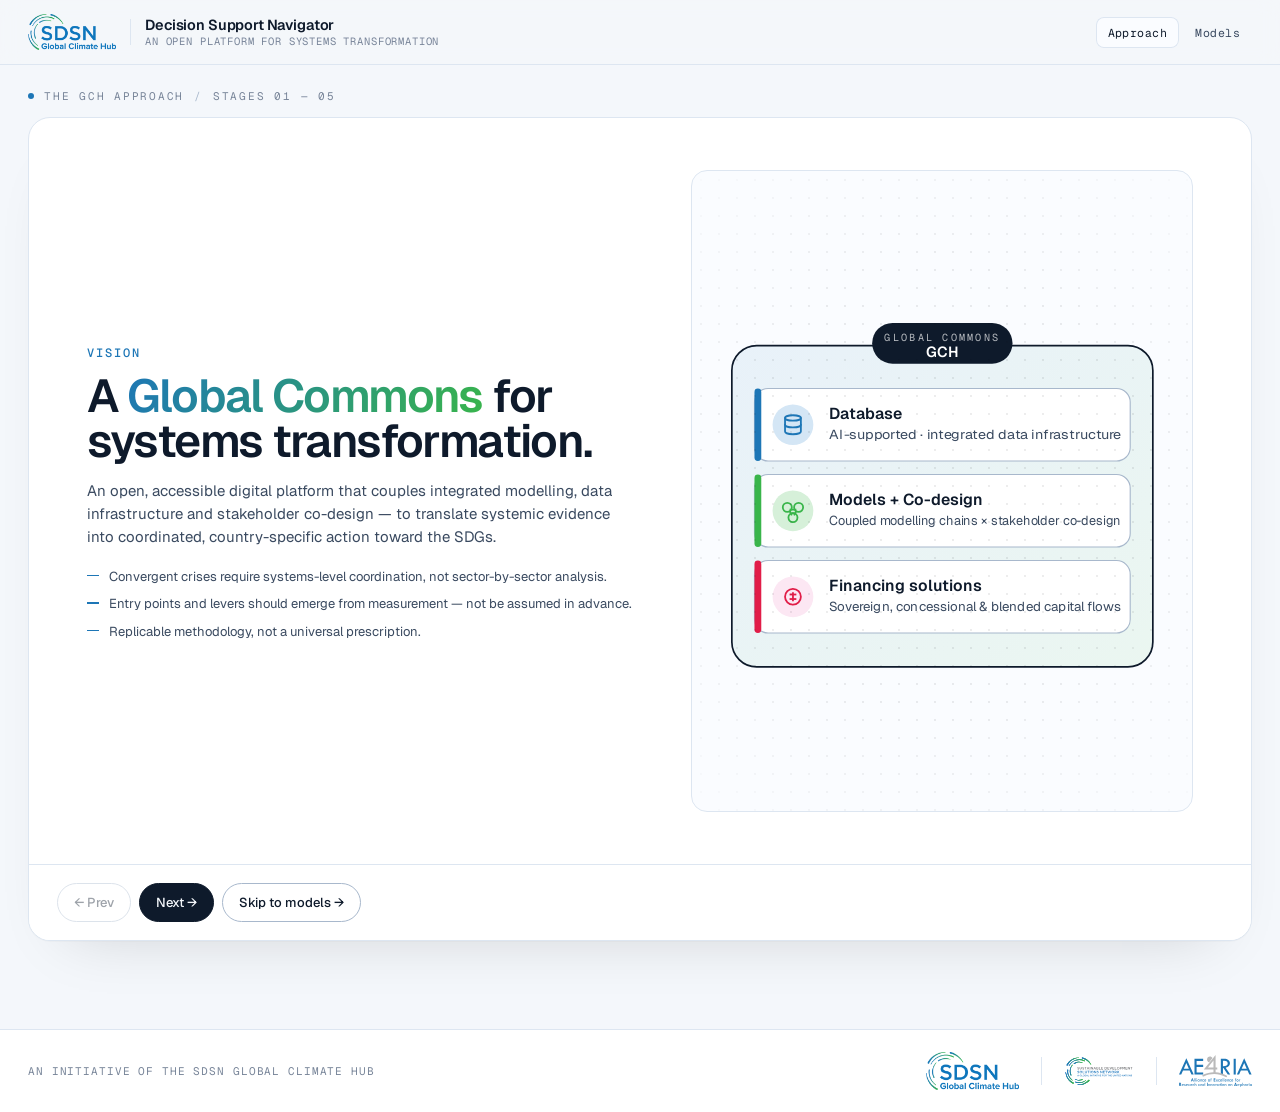
<file: index.html>
<!doctype html>
<html lang="en">
<head>
<meta charset="utf-8" />
<title>Decision Support Navigator · GCH</title>
<meta name="viewport" content="width=device-width,initial-scale=1" />
<template id="__bundler_thumbnail" data-bg-color="#f4f7fb">
  <svg viewBox="0 0 1200 800" xmlns="http://www.w3.org/2000/svg">
    <rect width="1200" height="800" fill="#f4f7fb"/>
    <circle cx="400" cy="400" r="140" fill="none" stroke="#39B54A" stroke-width="6"/>
    <circle cx="800" cy="400" r="140" fill="none" stroke="#1D76B6" stroke-width="6"/>
    <circle cx="600" cy="260" r="100" fill="none" stroke="#0F4C75" stroke-width="6"/>
    <circle cx="600" cy="540" r="100" fill="none" stroke="#F39200" stroke-width="6"/>
    <circle cx="600" cy="400" r="60" fill="#0F4C75"/>
    <text x="600" y="408" text-anchor="middle" fill="#fff" font-family="system-ui, sans-serif" font-size="22" font-weight="700" letter-spacing="2">GCH</text>
  </svg>
</template>
<link rel="preconnect" href="https://fonts.googleapis.com" />
<link rel="preconnect" href="https://fonts.gstatic.com" crossorigin />
<link href="https://fonts.googleapis.com/css2?family=Geist:wght@300;400;500;600;700&family=Geist+Mono:wght@400;500;600&display=swap" rel="stylesheet" />
<link rel="stylesheet" href="styles/tokens.css" />
<link rel="stylesheet" href="styles/base.css" />
<link rel="stylesheet" href="styles/topbar.css" />
<link rel="stylesheet" href="styles/intro.css" />
<link rel="stylesheet" href="styles/hub.css" />
<link rel="stylesheet" href="styles/model.css" />
<link rel="stylesheet" href="styles/footer.css" />
<link rel="stylesheet" href="styles/tweaks.css" />
</head>
<body data-theme="sdsn">

  <!-- ============== TOP BAR ============== -->
  <header class="topbar">
    <div class="topbar-inner">
      <a href="#/hub" class="brand">
        <img src="assets/gch-logo.png" alt="SDSN Global Climate Hub" class="gch-mark" />
        <span class="pipe"></span>
        <span class="product">
          <span class="nm">Decision Support Navigator</span>
          <span class="sub">An open platform for systems transformation</span>
        </span>
      </a>
      <nav class="top-nav">
        <a href="#/intro" data-route="intro" class="route-link"><span class="label">Approach</span></a>
        <a href="#/hub" data-route="hub" class="route-link"><span class="label">Models</span></a>
      </nav>
    </div>
  </header>

  <!-- ============== INTRO VIEW ============== -->
  <section class="view" id="view-intro">
    <div class="intro-shell">
      <div class="intro-eyebrow">
        <span class="dot"></span>
        <span>The GCH approach</span>
        <span style="color:var(--rule-strong);">/</span>
        <span>Stages 01 — 05</span>
      </div>

      <div class="stage-track">
        <div class="stage-viewport">
          <div class="stage-rail" id="stageRail">

            <!-- Stage 1: Vision -->
            <article class="stage">
              <div class="lhs">
                <span class="num">Vision</span>
                <h2>A <em>Global Commons</em> for systems transformation.</h2>
                <p class="lede">An open, accessible digital platform that couples integrated modelling, data infrastructure and stakeholder co-design — to translate systemic evidence into coordinated, country-specific action toward the SDGs.</p>
                <ul class="points">
                  <li>Convergent crises require systems-level coordination, not sector-by-sector analysis.</li>
                  <li>Entry points and levers should emerge from measurement — not be assumed in advance.</li>
                  <li>Replicable methodology, not a universal prescription.</li>
                </ul>
              </div>
              <div class="rhs">
                <!-- Vision art: GCH-as-container holding the three pillars -->
                <svg class="art" viewBox="0 0 400 340" aria-hidden="true">
                  <defs>
                    <linearGradient id="gchBg" x1="0" y1="0" x2="1" y2="1">
                      <stop offset="0" stop-color="var(--c-water)" stop-opacity="0.08"/>
                      <stop offset="1" stop-color="var(--c-land)"  stop-opacity="0.08"/>
                    </linearGradient>
                  </defs>

                  <!-- Outer GCH container -->
                  <rect x="14" y="42" width="372" height="284" rx="22"
                        fill="url(#gchBg)" stroke="var(--ink)" stroke-width="1.5"/>

                  <!-- GCH label badge straddling the top edge -->
                  <rect x="138" y="22" width="124" height="36" rx="18" fill="var(--ink)"/>
                  <text x="200" y="38" text-anchor="middle"
                        font-family="Geist Mono" font-size="9" letter-spacing="2"
                        fill="rgba(255,255,255,0.7)">GLOBAL COMMONS</text>
                  <text x="200" y="52" text-anchor="middle"
                        font-family="Geist" font-weight="600" font-size="13" fill="white">GCH</text>

                  <!-- Pillar 1: Database, AI-supported -->
                  <g>
                    <rect x="34" y="80" width="332" height="64" rx="12"
                          fill="var(--paper)" stroke="var(--rule-strong)" stroke-width="1"/>
                    <rect x="34" y="80" width="6"   height="64" rx="3" fill="var(--c-water)"/>
                    <circle cx="68" cy="112" r="18" fill="var(--c-water-soft)"/>
                    <g stroke="var(--c-water)" stroke-width="1.6" fill="none"
                       stroke-linecap="round" transform="translate(68 112)">
                      <ellipse cx="0" cy="-6" rx="7" ry="2.4"/>
                      <path d="M-7 -6 L-7 6 a7 2.4 0 0 0 14 0 L7 -6"/>
                      <path d="M-7 0 a7 2.4 0 0 0 14 0"/>
                    </g>
                    <text x="100" y="107" font-family="Geist" font-weight="600"
                          font-size="14" fill="var(--ink)">Database</text>
                    <text x="100" y="125" font-family="Geist" font-size="11.5"
                          fill="var(--ink-2)" textLength="258" lengthAdjust="spacingAndGlyphs">AI-supported · integrated data infrastructure</text>
                  </g>

                  <!-- Pillar 2: Models + Co-design -->
                  <g>
                    <rect x="34" y="156" width="332" height="64" rx="12"
                          fill="var(--paper)" stroke="var(--rule-strong)" stroke-width="1"/>
                    <rect x="34" y="156" width="6"   height="64" rx="3" fill="var(--c-land)"/>
                    <circle cx="68" cy="188" r="18" fill="var(--c-land-soft)"/>
                    <g stroke="var(--c-land)" stroke-width="1.6" fill="none"
                       transform="translate(68 188)">
                      <circle cx="-5" cy="-3" r="4"/>
                      <circle cx="5"  cy="-3" r="4"/>
                      <circle cx="0"  cy="6"  r="4"/>
                      <line x1="-3" y1="-1" x2="3"  y2="-1"/>
                      <line x1="-3" y1="0"  x2="-1" y2="4"/>
                      <line x1="3"  y1="0"  x2="1"  y2="4"/>
                    </g>
                    <text x="100" y="183" font-family="Geist" font-weight="600"
                          font-size="14" fill="var(--ink)">Models + Co-design</text>
                    <text x="100" y="201" font-family="Geist" font-size="11.5"
                          fill="var(--ink-2)" textLength="258" lengthAdjust="spacingAndGlyphs">Coupled modelling chains × stakeholder co-design</text>
                  </g>

                  <!-- Pillar 3: Financing solutions -->
                  <g>
                    <rect x="34" y="232" width="332" height="64" rx="12"
                          fill="var(--paper)" stroke="var(--rule-strong)" stroke-width="1"/>
                    <rect x="34" y="232" width="6"   height="64" rx="3" fill="var(--c-fin)"/>
                    <circle cx="68" cy="264" r="18" fill="var(--c-fin-soft)"/>
                    <g stroke="var(--c-fin)" stroke-width="1.6" fill="none"
                       transform="translate(68 264)">
                      <circle cx="0" cy="0" r="7"/>
                      <line x1="0"  y1="-4" x2="0" y2="4"/>
                      <line x1="-3" y1="-2" x2="3" y2="-2"/>
                      <line x1="-3" y1="2"  x2="3" y2="2"/>
                    </g>
                    <text x="100" y="259" font-family="Geist" font-weight="600"
                          font-size="14" fill="var(--ink)">Financing solutions</text>
                    <text x="100" y="277" font-family="Geist" font-size="11.5"
                          fill="var(--ink-2)" textLength="258" lengthAdjust="spacingAndGlyphs">Sovereign, concessional &amp; blended capital flows</text>
                  </g>
                </svg>
              </div>
            </article>

            <!-- Stage 2: Three-step approach -->
            <article class="stage stage--banner">
              <header class="banner-head">
                <span class="num">Operational framework</span>
                <h2>The <em>three-step</em> approach.</h2>
                <p class="lede">A practical loop for operationalizing systems transformation — the same three steps run continuously at country, regional and global scales.</p>
              </header>
              <figure class="banner-fig">
                <img src="assets/three-step-approach.jpg" alt="Global Commons 3-Step Approach: Step 1 — understanding and measuring the challenges; Step 2 — pathways for SDGs and national commitments, systems-science modelling, stakeholder co-design; Step 3 — financing transition policies and investment portfolios." />
              </figure>
            </article>

            <!-- Stages 3-5: Step deep-dives (text-only) -->
            <article class="stage stage--step">
              <div class="lhs">
                <span class="num">Step 01</span>
                <h2>Continuous <em>monitoring &amp; assessment</em>.</h2>
                <p class="lede">A living evidence base. Coupled data infrastructures and digital twins that quantify the country-specific feasible space — the binding biophysical, economic and social constraints.</p>
                <ul class="points">
                  <li>Earth observation × in-situ sensors × administrative data.</li>
                  <li>Indicators tracked at the same granularity as policy is made.</li>
                  <li>Outputs: feasibility envelopes used to calibrate Step 02.</li>
                </ul>
              </div>
              <div class="rhs rhs--numeral" style="--step-color: var(--c-water);">
                <div class="step-numeral" aria-hidden="true">
                  <span class="sn-label">Step</span>
                  <span class="sn-digit">01</span>
                </div>
              </div>
            </article>

            <article class="stage stage--step">
              <div class="lhs">
                <span class="num">Step 02</span>
                <h2>Co-designed <em>transformation pathways</em>.</h2>
                <p class="lede">Integrated modelling chains coupled with structured stakeholder engagement. Pathway design is an iterative dialogue between models, communities and decision-makers.</p>
                <ul class="points">
                  <li>WEF nexus: water, energy, food &amp; land coupled with macroeconomy.</li>
                  <li>Beyond-GDP CGE with ecosystem services valuation.</li>
                  <li>Living-lab validation by stakeholders before scenarios go public.</li>
                </ul>
              </div>
              <div class="rhs rhs--numeral" style="--step-color: var(--c-land);">
                <div class="step-numeral" aria-hidden="true">
                  <span class="sn-label">Step</span>
                  <span class="sn-digit">02</span>
                </div>
              </div>
            </article>

            <article class="stage stage--step">
              <div class="lhs">
                <span class="num">Step 03</span>
                <h2>Aligned <em>financing &amp; governance</em>.</h2>
                <p class="lede">A reformed global financial architecture in which capital flows to country-validated pathways — and where ecosystem services are priced into macroeconomic decisions.</p>
                <ul class="points">
                  <li>Sovereign &amp; concessional finance aligned to pathway milestones.</li>
                  <li>Ecosystem services valuation embedded in CGE.</li>
                  <li>Transparent accountability to keep transitions on track.</li>
                </ul>
              </div>
              <div class="rhs rhs--numeral" style="--step-color: var(--c-fin);">
                <div class="step-numeral" aria-hidden="true">
                  <span class="sn-label">Step</span>
                  <span class="sn-digit">03</span>
                </div>
              </div>
            </article>

                    </div>
        </div>

        <div class="stage-chrome">
          <div class="nav-btns">
            <button id="prevBtn">← Prev</button>
            <button id="nextBtn" class="primary">Next →</button>
            <a href="#/hub" class="route-link" style="display:inline-flex;align-items:center;gap:8px;padding:10px 16px;border-radius:999px;border:1px solid var(--rule-strong);background:var(--paper);font-size:13px;font-weight:500;">Skip to models →</a>
          </div>
        </div>
      </div>
    </div>
  </section>

  <!-- ============== HUB VIEW ============== -->
  <section class="view" id="view-hub">
    <div class="hub-shell">
      <div class="hub-head">
        <div class="intro-eyebrow" style="justify-content:center;">
          <span class="dot"></span>
          <span>Decision Support Navigator</span>
          <span style="color:var(--rule-strong);">/</span>
          <span>Choose a system</span>
        </div>
        <h1>Explore <em>policy choices</em><br/>across coupled systems.</h1>
        <p>An open, accessible platform to explore tradeoffs across water, land, energy, economy and finance.
           Click any system to open its model.</p>
      </div>

      <div class="hub-stage-wrap" id="hubFit">
        <div class="hub-stage" id="hubStage">

          <!-- Connection wires (decorative) -->
          <svg class="wires" viewBox="0 0 1240 760" preserveAspectRatio="none">
            <!-- center to bubbles -->
            <path d="M 620 380 L 320 240"/>
            <path d="M 620 380 L 920 240"/>
            <path d="M 620 380 L 320 520"/>
            <path d="M 620 380 L 920 610"/>
            <path d="M 620 380 L 620 110"/>
            <path d="M 620 380 L 620 660"/>
            <!-- bubble cross-links -->
            <path d="M 320 240 L 920 240"/>
            <path d="M 320 240 L 320 520"/>
            <path d="M 920 240 L 920 520"/>
            <path d="M 320 520 L 920 520"/>
            <path d="M 920 610 L 620 660"/>
          </svg>

          <!-- Top: Scenarios & Goals (pill) -->
          <a href="#/model/scenarios" target="_blank" rel="noopener" class="pill" style="left: 50%; top: 14.5%; --bub-color: var(--c-scen);">
            <div class="ico">
              <svg viewBox="0 0 24 24" fill="none" stroke="currentColor" stroke-width="1.8" stroke-linecap="round" stroke-linejoin="round"><path d="M3 12l4-7 5 5 4-3 5 8"/><circle cx="12" cy="12" r="9"/></svg>
            </div>
            <div class="meta">
              <span class="name">Scenarios &amp; Goals</span>
              <span class="desc">Climate scenarios, national plans, shared timelines.</span>
            </div>
          </a>

          <!-- Land & Agri-food -->
          <a href="#/model/land" class="bubble route-link" data-route="model" style="left: 25.8%; top: 31.5%; width: 240px; height: 240px; --bub-color: var(--c-land);">
            <div class="ico">
              <svg viewBox="0 0 24 24" fill="none" stroke="currentColor" stroke-width="1.8" stroke-linecap="round" stroke-linejoin="round"><path d="M12 4c-2 4-4 5-4 8s2 4 4 4 4-1 4-4-2-4-4-8z"/><path d="M3 20h18"/><path d="M7 20c1-3 3-3 5-3s4 0 5 3"/></svg>
            </div>
            <div>
              <div class="name">Land, agriculture and food</div>
              <div class="desc">Sustainable land and food security</div>
              <div class="model">LandReqGCH</div>
            </div>
          </a>

          <!-- Economy & Trade -->
          <a href="#/model/economy" class="bubble route-link" data-route="model" style="left: 74.2%; top: 80%; width: 240px; height: 240px; --bub-color: var(--c-econ);">
            <div class="ico">
              <svg viewBox="0 0 24 24" fill="none" stroke="currentColor" stroke-width="1.8" stroke-linecap="round" stroke-linejoin="round"><path d="M3 20h18"/><path d="M5 20V12"/><path d="M11 20V8"/><path d="M17 20V4"/><path d="M5 12l6-4 6-4"/></svg>
            </div>
            <div>
              <div class="name">Economy &amp; Beyond GDP Modelling</div>
              <div class="desc">Jobs, growth, transitions</div>
              <div class="model">EconomyGCH</div>
            </div>
          </a>

          <!-- Water -->
          <a href="#/model/water" class="bubble route-link" data-route="model" style="left: 25.8%; top: 68.5%; width: 240px; height: 240px; --bub-color: var(--c-water);">
            <div class="ico">
              <svg viewBox="0 0 24 24" fill="none" stroke="currentColor" stroke-width="1.8" stroke-linecap="round" stroke-linejoin="round"><path d="M12 3c4 6 7 9 7 13a7 7 0 0 1-14 0c0-4 3-7 7-13z"/></svg>
            </div>
            <div>
              <div class="name">Water Systems</div>
              <div class="desc">Water Ecosystems, Stress &amp; Allocation</div>
              <div class="model">WaterReqGCH</div>
            </div>
          </a>

          <!-- Energy -->
          <a href="#/model/energy" class="bubble route-link" data-route="model" style="left: 74.2%; top: 31.5%; width: 240px; height: 240px; --bub-color: var(--c-energy);">
            <div class="ico">
              <svg viewBox="0 0 24 24" fill="none" stroke="currentColor" stroke-width="1.8" stroke-linecap="round" stroke-linejoin="round"><path d="M13 2L3 14h7l-1 8 10-12h-7l1-8z"/></svg>
            </div>
            <div>
              <div class="name">Energy &amp; Emissions</div>
              <div class="desc">Climate neutrality &amp; resilience · Energy Security</div>
              <div class="model">EnergyReqGCH</div>
            </div>
          </a>

          <!-- Bottom pill: Financing -->
          <a href="#/model/financing" target="_blank" rel="noopener" class="pill" style="left: 50%; top: 86.8%; --bub-color: var(--c-fin);">
            <div class="ico">
              <svg viewBox="0 0 24 24" fill="none" stroke="currentColor" stroke-width="1.8" stroke-linecap="round" stroke-linejoin="round"><circle cx="12" cy="12" r="9"/><path d="M12 6v12"/><path d="M15 9c0-1.5-1.5-2-3-2s-3 .5-3 2 1.5 2 3 2 3 .5 3 2-1.5 2-3 2-3-.5-3-2"/></svg>
            </div>
            <div class="meta">
              <span class="name">Financing, Governance &amp; Implementation</span>
              <span class="desc">Finance, investment portfolios, risk analyses and blended finance</span>
            </div>
          </a>

          <!-- Center hub: People / Stakeholders -->
          <div class="center-hub" style="left: 50%; top: 50%;">
            <div>
              <span class="label">core</span>
              <div class="name"><em>Stakeholders</em></div>
              <div class="desc">Living Labs, <a href="https://ae4ria.org/the-living-lab-modeler-a-tool-to-manage-and-valorise-living-lab-activities-desira-h2020-project/\" target="_blank\" style="color:inherit;text-decoration:underline;">Living Lab Modeller</a></div>
            </div>
          </div>

          
        </div>
      </div>
    </div>
  </section>

  <!-- ============== MODEL VIEW ============== -->
  <section class="view" id="view-model">
    <div class="model-shell">
      <div class="model-bar">
        <div class="left">
          <a href="#/hub" class="route-link back">← All models</a>
          <div class="title">
            <span class="swatch" id="modelSwatch"></span>
            <span id="modelTitle">Model</span>
            <span class="code" id="modelCode">code</span>
          </div>
        </div>
        <div class="right">
          <span class="pip"></span>
          <span>connected · streamlit runtime</span>
          <span style="color:var(--rule-strong);">|</span>
          <span id="modelTimestamp">last sync · just now</span>
        </div>
      </div>

      <div class="model-meta">
        <div>
          <h1 id="modelHeading">—</h1>
          <p id="modelDesc">—</p>
        </div>
        <div class="stats" id="modelStats"></div>
      </div>

      <div class="iframe-frame">
        <div class="iframe-chrome">
          <span class="dots"><span></span><span></span><span></span></span>
          <span class="url" id="iframeUrl">https://apps.gch-navigator.org/&lt;model&gt;</span>
          <span class="chrome-actions">
            <a id="iframeOpenBtn" class="chrome-btn" href="#" target="_blank" rel="noopener" title="Open in new tab">
              <svg viewBox="0 0 24 24" fill="none" stroke="currentColor" stroke-width="2" stroke-linecap="round" stroke-linejoin="round"><path d="M14 3h7v7"/><path d="M21 3l-9 9"/><path d="M21 14v5a2 2 0 0 1-2 2H5a2 2 0 0 1-2-2V5a2 2 0 0 1 2-2h5"/></svg>
              Open
            </a>
            <button id="iframeMaxBtn" class="chrome-btn" type="button" title="Maximize embed">
              <svg viewBox="0 0 24 24" fill="none" stroke="currentColor" stroke-width="2" stroke-linecap="round" stroke-linejoin="round"><path d="M4 9V4h5"/><path d="M20 9V4h-5"/><path d="M4 15v5h5"/><path d="M20 15v5h-5"/></svg>
              <span class="lbl">Expand</span>
            </button>
          </span>
        </div>
        <div class="iframe-placeholder">
          <div class="badge">
            <div class="label">Coming soon</div>
            <div class="title" id="iframeTitle">Model app</div>
            <div class="desc">This module is in active development. The live interactive build will be wired into this view as soon as it's ready.</div>
          </div>
        </div>
      </div>

      <div class="model-footer">
        <div style="font-size:13px; color: var(--ink-2);">Need a different system?</div>
        <div class="related" id="relatedChips"></div>
      </div>
    </div>
  </section>

  <!-- ============== TWEAKS PANEL ============== -->
  <aside class="tweaks-panel" id="tweaksPanel" aria-label="Tweaks">
    <header class="tweaks-head">
      <span class="ttl">Tweaks</span>
      <button id="tweaksClose" aria-label="Close tweaks">✕</button>
    </header>
    <div class="tweaks-body">
      <div class="tweak-row">
        <div class="lbl"><span>Bubble size</span><span class="val" id="valBubble">100%</span></div>
        <input type="range" id="tkBubble" min="0.78" max="1.18" step="0.02" value="1" />
      </div>
      <div class="tweak-row">
        <div class="lbl"><span>Hub canvas width</span><span class="val" id="valWidth">1240px</span></div>
        <input type="range" id="tkWidth" min="1080" max="1440" step="20" value="1240" />
      </div>
      <div class="tweak-row">
        <label class="tweak-toggle"><input type="checkbox" id="tkWires" checked /><span class="t">Show connection wires</span></label>
      </div>
      <div class="tweak-row">
        <label class="tweak-toggle"><input type="checkbox" id="tkCenter" checked /><span class="t">Show people / stakeholders core</span></label>
      </div>
      <div class="tweak-row">
        <div class="lbl"><span>Slide vertical padding</span><span class="val" id="valPad">52px</span></div>
        <input type="range" id="tkPad" min="24" max="72" step="2" value="52" />
      </div>
    </div>
  </aside>

  <!-- ============== SITE FOOTER ============== -->
  <footer class="site-footer">
    <div class="footer-inner">
      <div class="footer-credit">An initiative of the SDSN Global Climate Hub</div>
      <div class="footer-logos">
        <img src="assets/gch-logo.png" alt="SDSN Global Climate Hub" class="fl-gch" />
        <span class="fl-sep"></span>
        <img src="assets/sdsn-logo.svg" alt="Sustainable Development Solutions Network" class="fl-sdsn" />
        <span class="fl-sep"></span>
        <img src="assets/sdsn-aris.svg" alt="AERIIA" class="fl-aris" />
      </div>
    </div>
  </footer>

    <!-- Scripts: load in order (models -> hub-fit -> router -> carousel -> tweaks -> main) -->
  <script src="scripts/models.js"></script>
<script src="scripts/hub-fit.js"></script>
<script src="scripts/router.js"></script>
<script src="scripts/carousel.js"></script>
<script src="scripts/tweaks.js"></script>
<script src="scripts/main.js"></script>
</body>
</html>
</file>
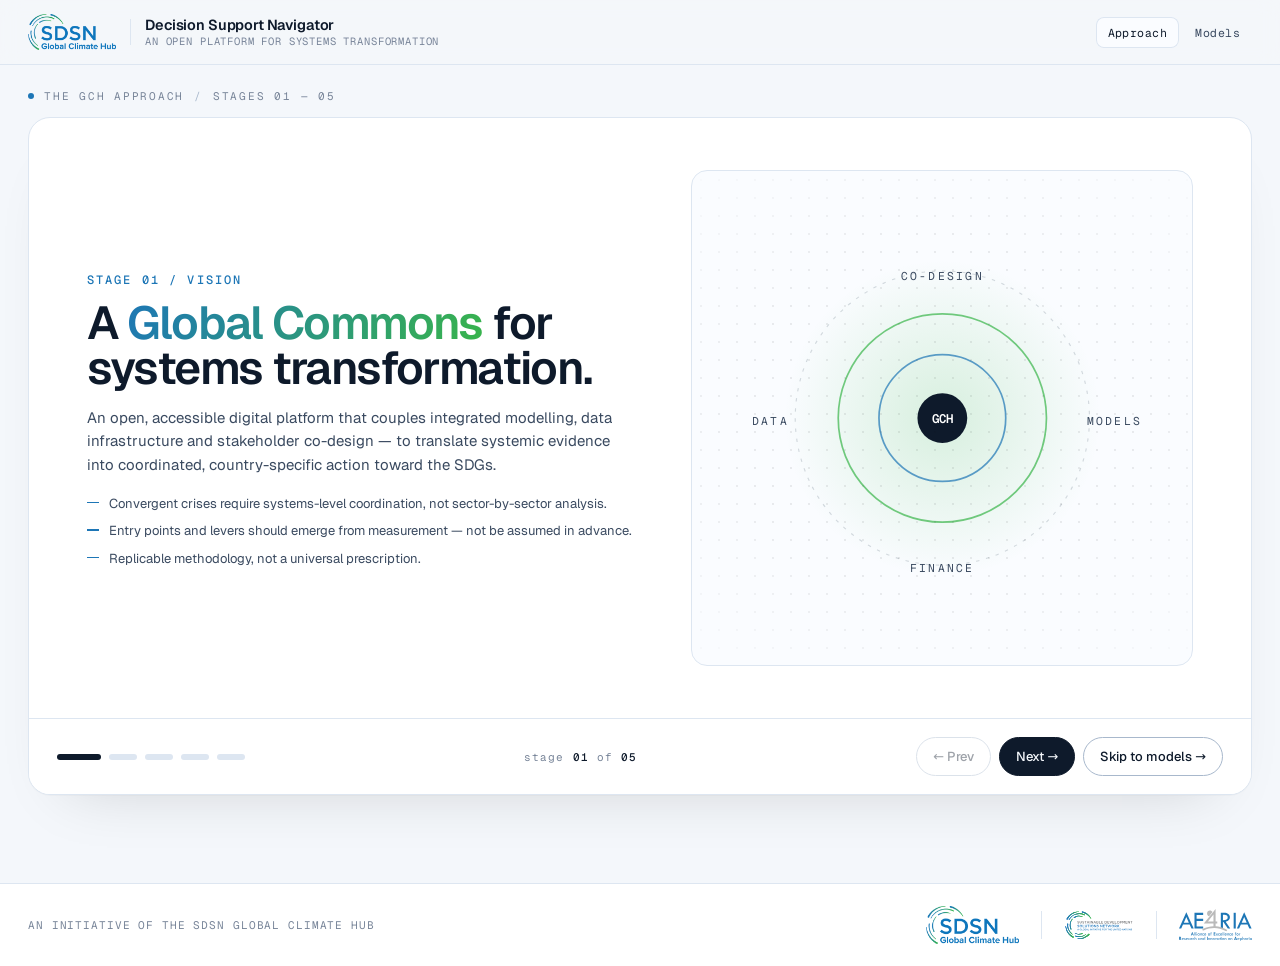
<file: Decision Support Navigator.html>
<!DOCTYPE html>
<html>
<head>
  <meta charset="utf-8">
  <title>Decision Support Navigator · GCH</title>
  <style>
    * { margin: 0; padding: 0; box-sizing: border-box; }
    body { background: #f4f7fb; display: flex; align-items: center; justify-content: center; min-height: 100vh; font-family: -apple-system, BlinkMacSystemFont, sans-serif; }
    #__bundler_loading { position: fixed; bottom: 20px; right: 20px; font: 13px/1.4 -apple-system, BlinkMacSystemFont, sans-serif; color: #666; background: #fff; padding: 8px 14px; border-radius: 8px; box-shadow: 0 1px 4px rgba(0,0,0,0.12); z-index: 10000; }
    #__bundler_thumbnail { position: fixed; inset: 0; width: 100%; height: 100%; display: flex; align-items: center; justify-content: center; background: #f4f7fb; z-index: 9999; }
    #__bundler_thumbnail svg { width: 100%; height: 100%; object-fit: contain; }
    #__bundler_placeholder { color: #999; font-size: 14px; }
  </style>
  <noscript>
    <style>#__bundler_loading { display: none; }</style>
    <div style="position:fixed;bottom:12px;left:12px;font:13px/1.4 -apple-system,BlinkMacSystemFont,sans-serif;color:#999;background:rgba(255,255,255,0.9);padding:6px 12px;border-radius:6px;box-shadow:0 1px 4px rgba(0,0,0,0.08);z-index:10000;">
      This page requires JavaScript to display.
    </div>
  </noscript>
</head>
<body>
  <div id="__bundler_thumbnail">
  <svg viewBox="0 0 1200 800" xmlns="http://www.w3.org/2000/svg">
    <rect width="1200" height="800" fill="#f4f7fb"></rect>
    <circle cx="400" cy="400" r="140" fill="none" stroke="#39B54A" stroke-width="6"></circle>
    <circle cx="800" cy="400" r="140" fill="none" stroke="#1D76B6" stroke-width="6"></circle>
    <circle cx="600" cy="260" r="100" fill="none" stroke="#0F4C75" stroke-width="6"></circle>
    <circle cx="600" cy="540" r="100" fill="none" stroke="#F39200" stroke-width="6"></circle>
    <circle cx="600" cy="400" r="60" fill="#0F4C75"></circle>
    <text x="600" y="408" text-anchor="middle" fill="#fff" font-family="system-ui, sans-serif" font-size="22" font-weight="700" letter-spacing="2">GCH</text>
  </svg>
</div>
  <div id="__bundler_loading">Unpacking...</div>

  <script>
    
document.addEventListener('DOMContentLoaded', async function() {
  const loading = document.getElementById('__bundler_loading');
  function setStatus(msg) { if (loading) loading.textContent = msg; }

  // Error sink persists across replaceWith since it's on window, not the DOM.
  window.addEventListener('error', function(e) {
    var p = document.body || document.documentElement;
    var d = document.getElementById('__bundler_err') || p.appendChild(document.createElement('div'));
    d.id = '__bundler_err';
    d.style.cssText = 'position:fixed;bottom:12px;left:12px;right:12px;font:12px/1.4 ui-monospace,monospace;background:#2a1215;color:#ff8a80;padding:10px 14px;border-radius:8px;border:1px solid #5c2b2e;z-index:99999;white-space:pre-wrap;max-height:40vh;overflow:auto';
    d.textContent = (d.textContent ? d.textContent + String.fromCharCode(10) : '') +
      '[bundle] ' + (e.message || e.type) +
      (e.filename ? ' (' + e.filename.slice(0, 60) + ':' + e.lineno + ')' : '');
  }, true);

  try {
    const manifestEl = document.querySelector('script[type="__bundler/manifest"]');
    const templateEl = document.querySelector('script[type="__bundler/template"]');
    if (!manifestEl || !templateEl) {
      setStatus('Error: missing bundle data');
      console.error('[bundler] Missing script tags — manifestEl:', !!manifestEl, 'templateEl:', !!templateEl);
      return;
    }

    const manifest = JSON.parse(manifestEl.textContent);
    let template = JSON.parse(templateEl.textContent);

    const uuids = Object.keys(manifest);
    setStatus('Unpacking ' + uuids.length + ' assets...');

    const blobUrls = {};
    await Promise.all(uuids.map(async (uuid) => {
      const entry = manifest[uuid];
      try {
        const binaryStr = atob(entry.data);
        const bytes = new Uint8Array(binaryStr.length);
        for (let i = 0; i < binaryStr.length; i++) bytes[i] = binaryStr.charCodeAt(i);

        let finalBytes = bytes;
        if (entry.compressed) {
          if (typeof DecompressionStream !== 'undefined') {
            const ds = new DecompressionStream('gzip');
            const writer = ds.writable.getWriter();
            const reader = ds.readable.getReader();
            writer.write(bytes);
            writer.close();
            const chunks = [];
            let totalLen = 0;
            while (true) {
              const { done, value } = await reader.read();
              if (done) break;
              chunks.push(value);
              totalLen += value.length;
            }
            finalBytes = new Uint8Array(totalLen);
            let offset = 0;
            for (const chunk of chunks) { finalBytes.set(chunk, offset); offset += chunk.length; }
          } else {
            console.warn('DecompressionStream not available, asset ' + uuid + ' may not render');
          }
        }

        blobUrls[uuid] = URL.createObjectURL(new Blob([finalBytes], { type: entry.mime }));
      } catch (err) {
        console.error('Failed to decode asset ' + uuid + ':', err);
        blobUrls[uuid] = URL.createObjectURL(new Blob([], { type: entry.mime }));
      }
    }));

    const extResEl = document.querySelector('script[type="__bundler/ext_resources"]');
    const extResources = extResEl ? JSON.parse(extResEl.textContent) : [];
    const resourceMap = {};
    for (const entry of extResources) {
      if (blobUrls[entry.uuid]) resourceMap[entry.id] = blobUrls[entry.uuid];
    }

    setStatus('Rendering...');
    for (const uuid of uuids) template = template.split(uuid).join(blobUrls[uuid]);

    // Strip integrity + crossorigin — blob URLs from a file:// document inherit
    // a null origin, so crossorigin forces a CORS fetch that SRI then rejects.
    // The manifest bytes are ours; SRI protects against CDN compromise, not this.
    template = template.replace(/\s+integrity="[^"]*"/gi, '').replace(/\s+crossorigin="[^"]*"/gi, '');

    const resourceScript = '<script>window.__resources = ' +
      JSON.stringify(resourceMap).split('</' + 'script>').join('<\\/' + 'script>') +
      ';</' + 'script>';
    // Inject after <head> so the DOCTYPE stays first; prepending the script
    // would push the parser into quirks mode. DOMParser always emits a <head>
    // (synthesizing one if the source HTML omitted it) but may carry
    // attributes through, so match the full opening tag. slice() rather than
    // replace() keeps us clear of $-pattern substitution in resourceScript.
    const headOpen = template.match(/<head[^>]*>/i);
    if (headOpen) {
      const i = headOpen.index + headOpen[0].length;
      template = template.slice(0, i) + resourceScript + template.slice(i);
    }

    // Parse the template and swap the root element. Scripts inserted via
    // DOMParser/replaceWith are inert per spec — re-create each with
    // createElement so they execute, awaiting onload for src scripts to
    // preserve ordering (React before ReactDOM before Babel before text/babel).
    const doc = new DOMParser().parseFromString(template, 'text/html');
    document.documentElement.replaceWith(doc.documentElement);
    const dead = Array.from(document.scripts);
    for (const old of dead) {
      const s = document.createElement('script');
      for (const a of old.attributes) s.setAttribute(a.name, a.value);
      s.textContent = old.textContent;
      // text/babel scripts with a src: fetch and inline. transformScriptTags
      // does XHR against the src, but blob:null/ from a file:// origin is
      // silently dropped. Inlining makes it a plain inline babel script,
      // which transformScriptTags handles unconditionally.
      if ((s.type === 'text/babel' || s.type === 'text/jsx') && s.src) {
        const r = await fetch(s.src);
        s.textContent = await r.text();
        s.removeAttribute('src');
      }
      const p = s.src ? new Promise(function(r) { s.onload = s.onerror = r; }) : null;
      old.replaceWith(s);
      if (p) await p;
    }
    // Babel standalone auto-transforms type=text/babel on DOMContentLoaded,
    // which fired before we swapped the document. Trigger manually if present.
    if (window.Babel && typeof window.Babel.transformScriptTags === 'function') {
      window.Babel.transformScriptTags();
    }
  } catch (err) {
    setStatus('Error unpacking: ' + err.message);
    console.error('Bundle unpack error:', err);
  }
});

  </script>

  <script type="__bundler/manifest">
{"8046cdd1-c7a6-4b87-8ada-3146188f30a0":{"mime":"image/svg+xml","compressed":true,"data":"H4sIAAAAAAAACu1cTZMcN479K4z2ZfdAKEGCXw63D3vZ4x425gek25JKsyXJo9aUPfr1Gw8gM7Oqs6WS5ZkYR1RYhcpOZvEDfAQeQKZ/eDy9dqc3L3/9r/e/3d9NbnJpEhc437nf3h7fPd7fHT5+/OX7Fy9+/fVX+jXS+w+vX4Rpml48nl73R77/7fjm3f/tPcittRdaevfjD8c3717OH/77w/zzm5fvPro3P9/fzXfudf/7L+/efHy8v/v748sP//vL/PDyf9795fHlnfuN7++ikNy538L9HUujwnfuH3x/J5UmuXP/COPyxx8eP77/xb1/9erx5cf7u+nO4W//8P74/sP93Xf8U0k/[base64]/nhwP9/fvY1CKbkyUZK5RoriTMKqsQsTcfIhUQuuFvzr9yul5DmTFDyfhrTSLFSbEwrsAlX94DY7H0iaS65UKtzlpP/5zD5RiK4G4txlL5JCObnYKDeHVWbCmvJMtVJ2TMIm+n3KAWX505179eZ4vL/7+4fjf3w3/yeUgcFvVFAn9IpzopLmnCmLM2ntc6CQnFAKLiWoxuRSWNChEqHDmrq0wpAoBi9Q0rkeGPpJFMrREyea0lwSFXEm+wgCzIOLFJPLE8XY5Rh3pCQ+QOllohC6HKUB85NMWaIfK2EKRWfhXC8/[base64]/[base64]/ESilhzXS5eTMOCA0biB8smTep+QuuyDTFQClo5U9D6bGEs3Y+WhO4ly6LK7O5KIn3FzpVCsXXZzBYuknjI/WVGsniCeq/TVnkoLU3QJbmPO6MKoXChWX1yuqMvkYpuT+AiTWNTbmLTCyDQld7nCPSxKgKtFRaHLYSAb5QzHkeAQGnc5plRgSyOV4FKlUrscpbp2tz5wsuUasodbPcIuTuVcDa93PVJlyoAv+PnMbF6DN17Dc3WwzEkN/FTH12o8Y3ENeG9C05CjlI23qAthGnKUwtB52MpzvVGoXllAK2rHymrHAmN+dPWqLzU5rBiJ+EQpw7iV2mVfhhXGgyeC6W9wsP1r2Ec143JhAbNLVGH9uBLXc30edvWZKkXHpcy5YI5Mrp4Ew1HvDl/d5aJnKjBW0YF/1S5HYdMZwOOpgQaa3JTCQdZ0sVYDTQUs8EBTnZPAAJrsoy5wJQJU1ojVZnLRWCqeihnbIZcyZi9K7OD3VCyeRsRX/O6SKJW4Y/De7KoxRrOnFOdWXBuQ4QboFQIKM+U4vnqpusWYXKvwoCa7aVCHHRlKu1ykij/42kvGy1SLh+NukYqJsXjVQoVK7FpDWVvLOFNuvulENuIhVwakU9IuoQb1+EohHClUmi5o9l/[base64]/g1+3iV+HuANwQTawrRNuILrvFZYulAXYf/[base64]/dRgxwHNTh4mvbNbAnDZqLBL9vYmqltHu/92n20MUC3jqUcE3hfpSwnD3mAcVrqwAOYf/DSHLTHJ7vCY3sthEmu60qYilJde7ZRwhArpqFEDNmrf/G4wkLZrYKvHHZALuV8/[base64]/CG55qDUX7i7oVkrAyhIQwL4JHxXVeGiMnGyz11ZaQCTOG9mIwcebhQQYWTuGRr63w+cImxv2sQbwg+pERAmnit1C4cImgFAWTwcAMr8ChlDGGQJFN9NsiyP5Em0lZ9xdQA/ZhMKgl24wkcrakwXkvwRPgym31h8XX60iLpyoPkweD9SAznmqdq1v4L6l3x8hTNTEKYvZ8MRTcLgHKwgQGEyv7S8hZHXw8CVWzuqmTH/hBkJ8ya740DH4HqCWvqboLOgJA4LlkYult1gQnEqm8YeWSvOWqcjCxgC5DCQ7cwsQyjOxpMq4ke7iLHDfU5Xf5oxgEdm5xswJTDU2cvF5eeqgTsmZNjbmc7HK/3qhGYnU4aXU4n/U3Uld/s+skYmJNrywetJ4yVfkbJsSIOoV5rJrJYU0xtHQ5qVR7zqCxCbsdNWG3clGqweM5TZlu8qYUYQ+m9jeaMlJl+GIKJ4/OHFTxhRLPCcFHWhNuXmmq05xk3MYFlmFTLrrNFINRY3mBn5iYRt5IHcXuD7Cgdprw2sRej56ZxCy6nhfqkUEn85ZOhg2XrF/JJWPJugOzzOSGmO5T51gndTgD8NJWxD8F/C5diU3TnDtEKLYFmLwCkxcilBZg7uJSpqC7AFazUM3zjnOOSB2dp2jUgep+eX5CbrDvxppkpqSffhvZoNBchWOs6xaQtwIkDGMXo8AqKpcbyKNptKrYWN1K7y04c83dRvIEgxSAatS/pCjgosOFc9Og0cNj6dbZZv+MUjOCVLF9p8IKJpg6OHn9LMFdG8Gder/NrrnWX5d8I/w0OvKMTRLLkn9DdCRfQLREzWE8H0ty++PyzCLTN4VXkpjC16w+yTzcjfFzkPHUVnBn4+dP88iDn2uO+3p2vn18w82fpsL3uHmwRN/zefOSTVxy82fy5uePX5c3f6qh67n5Z1LTX8/N/5jk9HlvOyW2zu5x8J3+GBXfG8KXGfl5Z33n/7vJ0udSeZJxzuWfmR+RqjvXLPiaA9hcWCmdUi3liyu/yNKZxVmGn5qgnnNOr1OULaWpmwXr3aRHZgIaCGteE2EiyU7OLio/tqTjev6MOCKYONsIVJZtJDuaWGYGdSc9l5a7XKYAXFfkqKbEU4rzFiKWBcV9PZLCJoajqmoBnwY5AlsPHCT9jNsclGxvUq+x6NkiJKurib4wwdfAsDmZGOsVG+e6w1WLiVGQsi6ujJ/lTUVUIjJ4Yr5cVpsgmvONpLHSWr+6LrOrmyynp1KBVreSVeysBs18Rt0gOwsGQE5AYPWzTEKzSNHOfKwRUAoWsOAY2jitZwsN4ZwlodezOnrgDuoWE9PQZZIjqsKxK6cnlmhqFBrhGNMc9bDkmlBGtNgucuvsqLDmxs+sBx6N4DWXgS/ZEahoS17W2FeBqnphEwuSpn78TUB6ZXPwiSmhczjkZGJ1AvB8pX+Wu7V5m9btboLVI7rfrwfMVKyNJ93gvaRVOHOFMHg3STtFTScx/l8jD7jGiJMZgFDsqnPACJcRDJ0xgaQWvZphqRcdFJwswCbDEW0iwJZZTxstR44m278NFB/[base64]/XyhpbITDSfxgeV4fXfV6Nqg++oLABM7drgpVDT0pZLQDFk4sD4oz9RkaeVu+NRE/iu2cac5Hmu+/Ff3t/rZRUSuP08y2mQ9+L9QEcWrOJ0zsgQUZFFzpzf39pKY+ABo5cUG6wmuHvf6xv5kTr5r4bOIbJz5/xcTnZyc+hDoOQmHipzbGGnSTrun6wOHek0roYKpdB4dA7djUkgTanY1Q9Lj8Z2rnz9bOqD48X30TO63eKB0AjKkhNSeHSk1Oyib0CtTwANwE3OQDDuvFpR2GG95Ngkxqsr4dSzEkO06fNRlEOR1FyUREFgJjQI9COCDTf/RZ+YhSoXL0eqSU0W9vP7IhaBme9FyRj0UMrRtgFPazVMkSwH8yfCL7hdPPOgemCwwas9HiaVwuy/JQH0R5XzZHztmuQHFme1lkfZnGiyWTJB71nHimkj+9RSZAPCdkHlI55YNQag/BaCBoDWIqIzg+PupxNeCgYeu86dV+Qg1I3GCpYvam5vWsqh66TKdkSXdiseGoKZZTO+rp03ZAmvIIX6v7Ylt9vXj9lDrVTKH+od69XsGc+Gvde/gD3HtZ3XuZq56a3ByaHE4+fplAdf7EC39aD4N/l3/KD/nVrs/H8V6cuG37HjAPB5g3/q9PLvxf+qz/q4v/q8P/Jf3tNV2LTVPRAwq1Q0EWKMglFMLvgQJSr0vSYRA9hUI0KKQBhbRAgb8RChUEaolDs73V1ZlefRYKYBNVgRANCB0HCoNO9WgFQb4aBCnDsjSYm+d8Ba/OgvV2uqbiqnmlpWKck+XuDRgOTnTIVXPljCcCHwEzOIZA7dNbmPCKzgQAsxAjUX8dfGpFlgkvBlZ13Wlrnq7pfZiy/fygrr3XAZit5KLA+5et80/n1OKaroY4IYD+jJr0zJEGv1s1SVcTm57S0BMc2NeoCgdQsr2smWbdLZTN0Qg9wyYPOIRiuQ/d4mz9qu+Ao0tmjBHd+0xZL9D5kIdisIyzLjK8Cmf51ooHU1HfhZct+GGyI12MxE+gqJOGC3VqDEIkB4FN0IBGF3/[base64]/iiaERtTGJvSlIXFGmvpVFU0nYxdb91t/3Ld9jraOpILlt+HsqH5vBlK+tp5jVkJ0jejMbYJ4Gjx35Vsf3EEMtm5lQmLHNDEWYYiZy7gUB56ljiDcwZ9Iw9XWd+XFJpgMRggZvYFO2O4+vSWWFWgJ07lhFM1OBcKExmLGpKqOUO7iPomCHYakDC0v/1Scs1QQtOXheXgibFZkaqvwDk8j3ZiamNE2NQ56luP8K0aH6iX1YILLxioXtN6shezrkfws4vxGgRLUT+3uN22cbtx1+22jdvlr/O7Ahr2VaQnP18r/ifzP/4/pdSKSaJeAAA="},"8c4a0e46-6118-487c-ba87-67dabe5d6a6b":{"mime":"image/svg+xml","compressed":true,"data":"H4sIAAAAAAAACu1cTY/cRpK9z68o9AB7IkMZkZERmV7LwFp76IN8MqDrwmhrVcL2zhhuo+TRr1/EC5JV9Fiean+sDbckoDpZZCUzX3y9jAzy04fTm8P3/3v/t4fnN8fvvvvmk2fP3r17R+8q/f3bN8+klPLs4fTmJi/55Pv7t3/7nx+7kMcYz3D25vD26+c3L7/6x+tv/4tvDt8/vynffH9z+Mfy993br787Pr9hVxoaXxxfv31z/O75jRtx7/HN6e3rd5//PX54KIe88JBnMYxPHr756u7185tvvn398Prb0+ubz/7y6TdffXc8/Pfb+/vnN3/l/3T73G4OXz+/+YKdmtUJn/fs5GVMtdNo7Tg3qtbvZ6Xa6jyojX47yCrjq1Kn/Kq8vOzj/QFd6ph4kDgfDvezUSk8caXq/[base64]/UocKuHwzL9wxdcGtVaQ0JN+cSVisudU2s+FeLWJ2aq1WehUnk9MGqmd2VmaoPnQqox+D54ZqrS5kqj8OFwF5PrOnNAET2YxLRGnyu12vKbF8yFah0xBBeZuHRiH8uIpv0ArxJYLTS6LhKDzE/VqXHMvpg+QvTNSOTCQJh3BjLSQDQN5BiQD/Y0kTYtXzaqMl5edvX+cDhk38UWK/iAoeyuuRzxm8/+8m9//X78+9b4kaMPfZXfX8758/+I/8ucuVIfY9JOZnw3d3IOBdQ25jDcIrPRsDGLEQ+fndppNjKRY6Ux2mlW6nqccfCqvGyDtOpUlVodB/[base64]/7O95vzg8EPa4ULCPrETN7/vVHjMg3z4HfzMmIWkhHlr07mSc59DSkv7bq7Ui09lNupDw112X9rx2WLML8xJAqdK1mWK6VQPH1frtLv9DyeHOeTHZh4fjChMVW1qjUT8yCR6X6lIBDIb9bbq/VyojRYaxXIM56YD30F58B2TFXm56yks+xCdD7OpeShZ/Kh7Dc21fmRyay93F/zTND44ZqNea9ypcjuGj6snJyvtOOPgVZ65vr+wzB/p7hYnHtubMvhDM9Ix7sKKhXkqVLzNheoICxXxgFD9LkLLHB86hfOPq2tYVKue7bQeKXUqcUVHT/HZpMPEJPrQMa2diGRXtrVxnzjCrYrj/Ojzdr7xIWMUa0c/YaJVYMIy5u1eMuIigeLGWBzd2bwNV8aLmH7XmH4fPp3BcK7TDppUEWUa3abWqXQL8L2elHpVyNLrqzxzPfqdlNtFf10v+ut6ij/hzgupB2hew0F6+j2bY/[base64]/[base64]/V3DmQZLC/[base64]/pvBXNq6L/F6L2m1mrOzzz5sCjkDwNzhFw3e2GNSvGQTHiQgFoljnrPowX4YMMM68S5dhTqbfXrjKBkGD9sYyC+JYpj2AsTYhkRK3sfIf5g8LglVOPc7fU6MRApLNxf+idEPkFkFHh/b2HCbjBAoON8Rsf5EhqEDkn0YBprlAx04zM7XGL31kYvazQS5A4ErtGDPydJh5QnxAhYJJyDY2gwSPcVR+sj9aajO4Q+H6AA1r9cZxzLGJ12839/[base64]/JOEMLpgBY5sW7u1dkIwirXSaKdCo2IJFAeR7ZFlEXKat6PeBmhnleNyEHQSnLtgGZA3NPwQvhvupLKGZ/clysCzj0VxQwot2y/[base64]//7wxRhwlT+H6cTWRRVeqc4Y1OtYqc6u30cohpI3/vWyUFycqvZfsUNWUvuour+R6rIiK7+qboDtZ9W9wD42lzhSNz9Td2OryTbdja66b8q77/kRutEw3F+S71gyk/8i5fHL8h0XZIpHXRnTh5Mev1XG43A43C6YXY+xKElvHwnB70kIWCqJLYQgDlzrygj2AnqEXAeN9tGv/kZ+VQYo3OpXA2w7+9UL7MOvilHxn+lXxag32fyqWGxpbn511/P1ulGDc+rH1em2OuVqZCHAXJ/[base64]/NV5BHMZkhsSRINaHj1OYWcXGduxk87J3aWWAeMgGgIGPDSiKYU/[base64]/mpDs2Ij9Mxs5HA5fBqDcQk9yYbfBG/l9Mhl5KtlHUg/7F9SjRzs2C4J4OA1GH0E7Lju8XuQt6nCiPzO+hzeHgQ9oGMP5M+SVQ0v3pbB/[base64]/PihE/q4QvpVVkgS62NOj+FTQO22uqcL4LMIPbY5LvzT9aujTmx19VHsZJ1XJ7Xr9nqdsDCu6PEJVWblbN8fYvYtyp75T16ZFVL2KE8Nl32edBRm7SC4vjizBHdb1ObpMfCc/mNKYyv3wP9jyvH3SjnWRjJqLDQKSuc93LNAHXbiuV6oTq1zLKvOG0MV8W0la0uWHrrVEFUdMHnBkJOXwMQbSE948TCTpb04uAjNU2YvNsNG1AlXg5UMvF3yO6zf8E20mVj8VCODdpFhKj09bi1L4XHmk9IWEFzXXESIK0wNxgHuIvDl+VSNeAqwLfQT9JZhPQOCULbM/MMHwEir57IPZmW27qEliI8pC+ViTzVotYK6sz990GoREdagdZ50BK0dBNerTRi4ZK7hD11N3EjHH6CcGHBdX2XIYdEX/[base64]/442nnhdD29D/cRHeK+FF3hdX2KJZDTM54lsoK0zFmyg7eb//vBFV2qxOcBPdv+sKynng6Vm0xmP2D3boXO9jhnWUAt3xlb4fT6wJSGXe8ZaDG2c9ftZKKr/4t0BL3e/[base64]/Cbp9c9W1i9og6CI+qjadkzcuMF2O+nD9KJc8r5qdqyxKb/rbZ8hkR2PIOoEdUA1ey9stWqk/OlhOzR5R7ar4ax370LTX5Bppx9Ztq9t0tdKJGoYNO1j/0rpr9FY8oIVQapX6shfhtqsVV4Q+WYgiAzbwVa11gv1TJxobWz6qHiPLSeOXIUhChUQHdtoqIXc+P0A2ny61tbLOpL1gHLliKcQlX14tnO0ABr4/kKvLNIb0Gk8uM8gNWo/kmr2lte4TBOBpj2QHk1bMb9mVzVQwnVXKndUudr3uK0KKqi/HDX5SRcIHId94ByohTbV12BraOhaieamj25pM8IsEt4Ag5xa5bt8vYnVWdnMvm3ME1QMNtS2jzOaOd6ekloy3L2nVkgrqntmId3XLtepHStkw6LyltzSw4FtqSMQnbBivIub3cs5xxydHfLbuj01rXxdklhte/vJjciLet7eb6iJI/wUrr457w//+eMDcnLU8qebpNeeGWOwTCYuMRqiBBT5hcxhtTim7k8owIyOUOoOtVzTRU98lWPy3zfwReTqLj6WbRzOH31zTaGQ6k0XboLLw3HmsQ+xXTaLEQak+2ZCZeRB2s60+fg4ec61Y1czHvkP4ehssX9ua7SR9Obz77P/CPrxZUXAAA"},"19b6231b-a1ab-48b3-97d9-5588cde4e93f":{"mime":"image/png","compressed":false,"data":"iVBORw0KGgoAAAANSUhEUgAAAUgAAACGCAYAAAHIhiPVAAAAGXRFWHRTb2Z0d2FyZQBBZG9iZSBJbWFnZVJlYWR5ccllPAAAAyRpVFh0WE1MOmNvbS5hZG9iZS54bXAAAAAAADw/eHBhY2tldCBiZWdpbj0i77u/[base64]/QkdKnm9FpOH8+ly0AdZdD4NWzfPpyCzTYWM09McsEujbw3fhbQLg3BntEnYn6coyiewzZamGR9cWN5EK3ygYfIPACsrT/MH3qk9o0866GahNtJlMmeCgKMkBAIjUovSbILjt5/xrJ2ErpZnTO9wWSTVM10uQ+i5Ahf7kAEqgl/YWwNyVW3A+y1jtdYk5Gt9JCkWqgXh4LnImN5jqnGGIQMFuYPw/zHCWBaBWXFIoVrWUDLLm0JSey8/BJSkk+uz1AmFXoPPv8EmWKhMnMSllc72wYYOnoXFmaOg/FrH9TlsYWa5MpjoPV8AdfOF5xSISB4q6E9CmlwfW7uzQUylwfCBFv5/LMH2pnMOL21GkKnagGYXcRVhdXFYUCpvuiloMxRVQgthhHjzcmkTxJ4JIOk2mIruOhkAoKBvUgim4isJXkvkcl8R/Mf9/WZoCyLGPn8POj6QHNQisheO8JxPlMbzbbQ5BUZPfCR+xAySFngK254UYHZFln4GkFUQIrwubkRPf7phMy/llNXgRSLtxkP09lFMPW+qLLtj+tOHHtDmjzSGPsJ9NyeZFp2wFOs05wgpXNl0RCh5itRpfsesVkE7oTmxfhtAokkL7fHdzV/e4xJHkqZ4iTj3WZ47F5U6QYj5gQuxhDACPL/RZShZvB/Peb5tGoR74u3tfzcjqYzj2K0czZ0/yrmjLy/gapShMSO1UlmNB0EkDm8ExPV3Gw1lSm3+lIRpNQUbDbivAz8zrX4UGFPOZZiiE6sZ5L4mRigHpxTtVd2PXDMbojpENjoRMF9f2MXN2v4R8KMneDojin/1SDebwF4MZvQJqIgAM/bzWbjpn+htks9GHOxBWlBoQd/8GBF2qseVCh47UURehDsxZNgoSD14lGsHsSrWFGLKNhzsArqpWihUm1jtpu4yW43z3lrNrw8d5NsIR2YZJP3Znfe38w3S3zojUk2KJoJsorQixpXTTxVv1+oqnk6tzaqbX47/khL5ibVZA5U7RfEtRwaWfVxKHsJEamyJ9DrjXSnqEN5c3AcoVfTOjcgfWxhMmp8axv0FrcyxMofoq6d9LCDZSRgpIlX/SNPad/QM39Jru859LKywN7WiVc2/DxMLFOfq5R6EOESd2jMWYmp5qIiO4yLfdu79cBbbMtS16AXH0x3in06cWU4MPoAAcNexrbp6sa9gTqMOsGc+Ph6BtZXT4Ky/yv2c8AHXqbtkphdkUGjMmZv0t2TWTas7QHm24lCoRcMY+B/A4Z0LO68nfa+j4zdhpWXtwDrHpAVq317Mo+zqXSvG66pUwa8hVInuG5cDMwbXCCv/f9p6aZXWXIO0gbQGxl4a9DbheRTwZkrYGoEu8t/oJh7n4SkNMrFz6mANgiB42jQy4wNPM0e8KJWZU3oe7EFUFhoITdHDmGSQjya+hCQqg+ivglZuiDpRcVjDlca2OyqrJAUyXNyREWooLjsDHo5ORNAM2HiJ/yHTWwilxBSQnYQK8hntWMLOuIGZdDbhIB4OddCRRgk6UghCO94tJIws4l9xr9RUokf8VLAAUoJe0tkxqstAO/3SDOJ0JslsfKqjGGEoKOp9Hu+fSxg6eZCoNaXeyFtZLf704NeTDgZKpWRfPLXuLQ3LhycIMD15XzE5W51T2broBfJ8gtWY/Nc/l1E/SHceEK4yYXqYGpvXRrMELM/yzk4FdDOO/8O1fFeQ3LAO8g+Sn9SdOjUvL8cl1FnOcPnQpn6mFEd51i2ySy94q7vC32JkATYc/rZj78CsGs1IXIUUfhVdfXfzGwmu3F32YDRbGQ1MYENqCCYg+DNBcE/vCjkIIJ4FOJBdM0hxJOXBDx48ShRRESDFzUIQVEw8SfxDxM3bNys7s7u/PR0T/9U3put3vS23ZMZd0YwpODRPdPVb7revHr1fV81Syq915ahFkTIvU3dA6G5IJFRcoFHzbtgCO920FofIeCd4boLgsCF5kH98n4QdgXOn34e7NLiSll3yj6pImYTTNFkBlJmpjfQrwsWnqcBcyaZHxCIHggI6jK/EWb6UF26c2eErIJxv47BbOMKR/O/xED+IoRbjiIxM/XAMY3hH8FJZxUhMzFoiz8/TD5+IMyEZqK14AZrokMAv0HoS+I0BgXXJBG8hsGZJUbuVCdKgJlYICyOeMlvZ/Ha9OOigVnaAN8tIQoMIAoFjE59DKsXDuxN+sei9yzir7dumEBq13AZSbUyEi1A7Ma02jbwmsMSuMdwerHVpR1ga8H3YDh7meE8IjuIlgTRrUJVnXOKGoS+DXqMiq0KYxjmCLNaI9KU0bQBEqaBBLLqW+0TEvYtHpwIvKEnI8kbjAXFyLHYtul3QC8tjk7Yq39d/PTQvvWBYs2cn7sHNO6TOhynGUSBDXseOgxmsQKV+f0wd/bxDKAmYcv4ORibPMWIMgvN/0eX85+/+L8KZHt3RAUS3HBtpmsI1Cd2fQGBVwJr6M9xTMs2/5rHoHjEt/gGWfRppfydQ3s5B4GxDA2CqdW027YL7Rga6aYkS76f06+gjk4HX930+XcCSxAxGLZqUCwsQ7G4BNUFXBciA5orO6+4K7fB0qV7IcCpmQhijFeIKHyAdgvaHzlA7aAKWtL8DOJ7f069JvtN/Vk/KbEw/v6ZVP+GMro2kzPuuE//pjZX0yceuc44NJ0RQB4hnfroev2q18ayVvNlRQ97mgUdFrjTqT7v5dz3Qpe/9eFm6GlPGYn1ENRuGMGSixzj6kXtKf67DHSILQxFVjBGUhm1GbUqa7CP5WjwZEYX/pLg+eSgtdMzNm8Xe9pgH2Fc7d4BTDJcwWMbHplLbutAiiiS0TsXxcRAvX7V8ZRNqe+9LvkeS/DJgYnTXAM5bSH+s4mCSRjysXwNW1VcgTkUSn+DXVxum45whG9cXZ9I+TqhHvou9dno4TnuSFG6TqT31x4En7zs7D/8sQTBl0iaRo2FtHVjuJLQj0QsiegPpJJzlxd2Q4qDPreJWpjVKqpUJNvWLgbfa0BraKW+w59bX12r56HmITgOGAJuZCwOBrO19oBKanEao1Ct7ICbLa9G0jtGaMQwpGhJi6avWWPMdF6ytlwCe/u3sHXyFGzf927W/Q/+B8+4h3TdfijZAw2kXViF2DATiWnMylCXEsKj7bVIchZLRW59LD2Iz3IGl1bJSSD8JPVdVp9HU76+Utjxuw4BTPp5XR0vZ1y7+zq/38l/8viUkuIOJCQ5uZ6RsTGjMatqyZsghYz8ous1y4tIwqFQ3rBv/fZ1soN8TCeuHc+RdytKQk63N9Du6zIDY7+H1PmEuv9s4tqPib6voH2tUIYG+e9kZjXaK6qqczf2z6aOH8nurjfAwnopMbhcry8YZmOcMcms0hU4c/LIzaKYalcFYOfaYqOowvB/zszsrbtbhFJRrGLFKIo12HrXeEmQqHh/0IhGfTFeEyMvGvGukQclGhMfNApGMN4e0Mgt8qQhGg0KKIpSRAPU0gJtd9ud284czz9zZnc67OzOLm2l6klOZzpz5syZf//z/99/Oecwxy6H59wy5Pa0pENC0YFSDQg/WhxLKrIGCnUdvUTWHwZFe0SW9HZHSfGCab6Oc0cusoQy0sUUdbMdU1FkOI5cyo+SUuAwSg2mvx1WtOFjoXfXZZNI2UQvV/hkSievrxNaPIXKGtHzx4F+8GSYPmtTyROE/kzR9qv/htauXby4xQJMMMY0aK1/zmbt0GzQ+s6A3F/zoKhlnYbJbA/MmrcS0sdtJZZ6DHIpstQl4vn5/2ZCRgk1YB4kMYanc2tHAovqC4lkeM4AnJ+fC+GLganzsU3TjG2QPmHzvbH40Ft7t9zhYFOoLyn0X0PIFeAG+x3Ha26ojctM43uQzHllc4uJxH0WZmR8YZmpN9s6PrzGUpvX5fefhTc/gnHIQT5aCYnclcGPVQeP5y0wiGW6H8/ln6FnQbdikEzkueIYAYlzm00thzoU23KbXOFH04qXprLMbXaRmuMtJmGEWtWJSa3JRUiRkOaV72xZzVCbEJJr49Bn5E1UxkjEAgbBOEwvxrnWjal+Nlwl2sx07W/CNb2dSNCCbhRj4biPWFwKmKHEHKmQxnVUE5KVXWNpIpldqFBo4RgOUw105d+E3zzUN5tTnGNPpVBLzt1XFq4OQV04lNkPCudch8fsGJDUAbxPiGx8wzu6oFJHud65QCYRV1KNExIrYySPNCNWAoq2fLpHxJYzV4OpOsk0S8LcV9WCVLm+OfDDZ6/Anu7LYN/Oyzke5daTgti0gBN8LSbLVKqmnplcgByDX5Qw1iRhUN8kKoZNqfUpJdYNLZ0rnTCqnMjBjo1LoDW715naJKaBbSZgcKDN5VRRDHUKTG37Dtr5c1Q24dtP3oBYcvCwl+ojLdB5y32g5WdgPPxXLntP89/[base64]/A2GttKqwTNxWC/+WEIwaGNNjKgpkCrBrX5IyRMM7DpMlnfBrdgupZxcF6d5WP93Jv28GN5ywVvkZ87vkIHDVxS6NHv5YAam2tGL+HmPE7iZEErFp94FiucwzoIG6t0WZ3hWtPVWnf7zt/[base64]/6qlbo0A83/mf40hI9nnCAcKkDxVzBmMqhN3KZGMVYDK9qLnaCuekwKCbGxzTkzXu3xZ4T5QfzVuOcaIA42NvIrY+tp4lJYNodqxNTgzM5zLyHVpMgJUeYKlYvjTg3n0dfoummnPWY3B0q/UErkVJY/G3weSAn2s8w3zog9VpFIwpIN/O+DSOS/oeTsS3QbLALuV6D/HfLwckOeAn4j2+gQWXuK/[base64]//xLmtHA840hMNl+iJiuaTVxOmoTIGlMyeyHZ+ovjJ6ywMRbalROR1regwjV0dLQcVYRkigFYQTE2ohincuEg05Mu+zNaxuqjnbl4HSn7gjjPCnu5/Qhs8mAbFcrLP/CIKYSYjHCp8EEeaOB76x0Hnt8epS+a4lDHq3HZSYaaSmPaT8KhW1pMP3Pup94zD/rkzMXimAvRzqsrXCPCqeD9/3vIQBOi7SJxvCJgl2NyPeZProPKG1UMwuH5kFi+FZAp6sJtENbU/SGExnqtTCQtIIaZIB4XmcUUF52HCLr+v161CpJufiSact2BTl8LdE6qAGTvPnLaew3awPjD4cqAvMCyV/v69fqbAuWtIT7z3TsPau8+FxzTCFRepVHqY9ROSk51Y8mlBrbWDEYxCefe/IA3vTGDYravo54GiGFG8EH6/aXInR0hbaZWmXrvCqxqVriP8isl4FcU2GVEGWg1iOCwb9FIQ8eCkmtvqY+tjwd3H8LgtlRYd1SYBrMEznwZasd9LNEG5eU2MV5vIzv/sZq8WxT4ToRt14MbIENO+zICVFoSMnu8b3pWjtBJidUxHq0XpkE8dRBjJ49X4YwoO1g00uYacewSx40V2pKI/UXZB49EHe/fArB3pUF2FVX49F3eezOTSWYiExJCQgJFIArFbogSY0ikUApKNgtKI1WAQLH9UHaEUnEJYSnZUWTRH1QRSYoqYtghgBBAwSgIihACiZBlmMky87a7eb6+3ZmeO/e9eS8zk2TidFXXm7lrd9/Tp885fc53UqEY+pJtwHJSQL7DvyKQolDGxjGf/wecLNhC/D9xZTmUj3tk8zFb+F/na64LrfBYwVpUhHvAPmxvKVnBk/z3Uj7/sQ4WhSjmdbfR+lWzadPGA/jaeFZivx0RvDmLWRWzII+rY3n3+a5/Ht7l8v8uIE4QgM/3SJEOtlQrPm7jOF/Xn6dwLQXexJ99MGdYhUEPl+IM8vNuVexSFyBKAs9CBi0AThgCQMjsNgyyFPCvL20iTDtMKLaTZwIO+UMHNHavldSy15uUa1lHn7x1BuU7p4hso/R+gWcg9r0Q7fEDVXVBLNDpI5/1/5cgv0+9o21u0ywYSHlBsYXK+TbmTkXJQQU4qRVOYS52EXOXc5mbtgjJZRV3TXBzmEhKXW3R+GlP38vc9CG+/g0n07WIMsVFhQ3TqWv10cy7XbIyUi6B3nOasa7CY/PAkU+8+xMkQN2eM/[base64]/j05r0hvU8S+5Wfhfg93uZ9gFbqDqbi4jZWcTpN3beaKvnmr5nfxpWwzr0wzsjZU79qWSDZj1gJUV/zmlso6KOV8kCc3fNEHCt4YSwcGXRMbKDGVt7yCyy1eSCA/herDaZDNf+x7TE2DU7uJl/kXKlKDAkON4UiEqlrbF/l+rqjKu2LFS07sLH5pabiSi6yzbOzKi6M3tHbRSqXlEoRkqggSKcoVyGVnhTfrjQgIUgUVWfg+pSTNBLeXvDIVlX/3BbSbUTesOlJwNUCM5q2wLx/tYLaG6YJMWSBjz62inLdtDVAhD+/aM2nEPQruOR4jYP0waWZkwQdwiqHv7CwpXccuEEcoZKoIsB5kUKg2jHkwaJrrIWWaXMvw9bZjOr4/g4ywUU2PFw81tps/WHEUZQNbHu2Mmk4KisXiA7cRafWNlIglpa/v+9J8V58uoKN/LUUPT59Q6/l3W0teS3bheRqLqZoUxdSLjUGQJbzz1gG73W7JN7TzpDoINcYR6hoIgvV5cRji2FXqGEiKc0KI8y4jgDCzfRa7wZ/E6/TNJd1ZILdOfoJC57PT9n6VMYyf9bfGdiNful/M4zE1Dfmah0EqBnyGPlRWAdQJbEsFNLhPUmHG8crNc6XlNqc8I/Sytfe8E6vp8Pwm/2DA6xgJGmJ7Pz9u45giWfI8g4HDAnXv6cT9lrV+7o8stA2nFd23/HP59oJYBy7dP4/Z1jlDOEBUx+ooeI70kOAvasc9rZCCQLkiG3FA027ai5ZYCUSozEU2dfTN53XvEqSay+cjNdf44VjIEtX9wLJU2TsOSzczVZ2WnTEh5Bp+Yze37SuKpr5URK09jJJKY7zVKTucicYjt1d9h5qbFrRNo0mEPU9vUl6jUNS7G/1ReODgPJUs+2/AZc3JbaeWfFsT9HWbBaMOKIDWOKQrivjRBlpmrKFzTX7CgOZ/PTcZHy/Dy3LzX23EqJhJnNmQ2P0zZbjOlCHO8HG3857epAfGvrJC0b22Ld2d2wRIgKwn3C20e4Xw7v1jp4n9EpR60zWuZd0wuM6dsm/g2NY1eTyFzlSjf2sncZGHRbxKF7nFUyLdtq+VyM9nN66jDG0Ud3WPTiBFyW5H6+pekVV63a3LFvbjG5/Wqdib/mu0W5g4CMd5bx3svq/GZafduTzlzkJ6zcwgSELGNblH+gjxtt0zNe3xEW7buSfliC+XLowJhBXlRGDVJ5Eez5t1Tc75Da985kbq37Jk05aDofIMQ9mqNKMBuy2pjICuBDm8vajOy+j2b+Fj1QBboe86v456bjPu21tle3PN8vZaqYcMhERCrK/qK1KJYrjMsQ7U2ddIY5hwNNstUyBJQRFKjhj/wEmeFfm5i4I8iswrK0Kr350nk2JSyLJYxe5UnKD1IVtdlievhT7q0PltPxQpvwkoQD1vUh9+nBuLoo4hXeWdyn72jTuLXZc6uzOUGpGX3Ox1DFzsl6h8BRMn5LNRn8uW+4xh05VhhqahoJNPfAADnlH5ef8IQ9r1dcexrqhDYalWnptz/cIUJUK08SoPr+q9zaLbtNjKkDtA2qwrWlh8Hy/UWlh+3elkEb78EBUB4GU/w0pysntxBqXniIj9ny66m5FEcv2yWKZSO8ZAWhbVqB7TxwJRVA4O+525BkJbMW21OuW0T2NNzMEAOmvg4IghWR6zwpNWMU6iEdUEVZnFnQnYD7u6knTwmR6YcS4tkuDnl2NREf96nnljNwSr/[base64]/[base64]/Noh9+SYNY0h3C4oIKy0HM/P7pYx7kTlAitjfhdA9KXD8eYGNLF/FOD99Nn8HD38nc8uZoqHLEblu0tVtbqfOjimVPpxpFJ6RIuSvVrP7KSWv6ePTEs86rE5OVEu9KOVet8qHvTCFe/018Uxod8iOg6jwd6n6tt3JQ2TCunPYEWTW8onrOzxMm5B2LoTGjdABu7CG1+QThQifsd1CK1eykJ08/kZjsX4HgesDrk9Xr9xIbrqWrWUoRKpXQgLeRy01x1E6wsdj6hkrh3A85hltrRYve7dx3a8rXNOoTEiAEJzejzI0VOWS4cYtxeTrjeS/TJA+KzBx4gkhlROmuwm2W/w05xQA+f+6HscIsS8gPkN5QYzNZ6u+SlS/e9YsJRci3yw8MRATA+CN9TQ8Cwz+QA+cpAhzM/UAloyUqgT5k0d6TVfPCiLEvxArOUjK3tS4mcLQJtsqR5FbWCvsINVwHSnINPgRdqz7IhW7W0dGd6TUXZwg4eQqNBYKMjNkijOLnvua68r8cnzcmkVWMbKc/CQhw0yFDP7PtHxCrvGcsm8xQc4cGd2RUr8MKdwyJSvJZIYizzLkipzrRZa0VjYhCeLL8KnmeoGDzLy5DnIQWxLVHGx1UBXFIk0ZmVZHX3SO0YsHOCb6Od/t57pHK/TjIeOaFerYvES/XtwB3/Y0VQfDRBX1c+7cOuV0M/dsb4JE8p7UapeaLCFjmsmKwojcrpXYRozi2GidUWm2enivlFKIhQn7htfiurcpdrlKGoxJyVy6aLS9pGKBrTLkZknzPdT3aK0K8denVhgUyKpXqjqmwnMqIUafrPpyakIJQgVowlnUk+1ER4Jpf8Sxqg/[base64]/lzj3uCLMn1e490ll0pplcNkNahKdoZS53xpt/rL6yM+k9AFEfx/[base64]/Ot6WYjXTmjRkDGFR9jwb3fUxxt8UG5xjKiDZt7F5s9KHaXjgAPLHX/T3j2EnGvdq++94gtM01vgHG/yiq7KmFFfdstTLdr1c6Me2u2tPcw6QTWnGmTOAxApuHte87LLt8MVlAzgdupLZjStwSCvwGev/[base64]/c5T/X9BMZQ5ihnBLvugWnXBmD78nwDsXQmYHMV1ftXdc+2h3ZVWNwJJyAIJJDAQwCHmMmA5GIxDkMFG4grY4AgCiYMTB2EgJgGby7Kw8GdzyAKZy3xcxoDNYcBGHDaIQxJYEpEA3dpltDt3d6f+6uqdmt7uuXZG7Erzvq92dnr6qO5+9eq9V+/9ryRgqYOtB0wey8HnYQ54KaBSGLZrlgAIFWBSyC7k/5tcSurA4gGIqQA0NUUUEGk5pjHzZP75Fb7fDKbbB2ssywTwqWb1SatI62Z67b7bKNy8zRWp4YhmpmPCP5r9Hj/2WrirmMAK4tflzB7F9TEYcD0jJ/4HcKquOYNHYxkyAZ8ywMAX5IOvfOmfSQ8lqUF1cPvU+fxNUtdxp11LThFfkAbBF6WOKPK6BVAU1z17PjxQhL0J28mZWX6rnPMHlM/WO7LxChsMWQ4tUHTF/[base64]/NnHUFdez9HBktm3rMVPt3rFzUlbTe8Kq3ZGvQbsqQ8H/9VfkOC6qTW+OrbNIp070X9WzenzPgKKfgH5zlzJorHcRlxSoyZr+S7u28LNb2YbR1ylM06phrqfPgJRQZtpGyyXY3vErN73aXJw9pvN7dhyEvlS/dRe78qpiVtdw2oQtu2YcyXBcky4AEhNR8SGGyuyhf6QxSFQG5S3lbLD+fpMKUhb+Rro0knJpmsuMVfpoJ7RNfpElH3khtKH2XantIMubfK8fBlfKrxive9XVI+JPclRNg9Iwj6Zzp5tMx3DyYpjnvfIkKoVDWSf/UwiqueRk5qzmdkkHXwQTnEvJbzR2rbxs25k3a+OdzKNS8yYVmeVBKza9J/1x741XvmhLSVpgRjsxxcJZnkx2cGSc7eiCzT5D7gRl75NTpWNYuM2L1pq+2uc+yqPhasIgC5+1IuVGtOb4IdUPNbDONPfxWstLugo8IfHCDJtpoF8XB2Z0ZcornpXJDhl2PXOz4lincao4Jp7ncB1Pue5J54IF/HUADcJQDVjmDokmpdrITw8lOt5GWbuLWS5RMO0SWLU9hcEsbVRiNtGOdUwFI6H2UT5JHNtk7OCbX20nDpz0qEDQkxeV+q1U2b9DQn7JhMavrnM6yoMWoa+sUAZ/[base64]/NoOZIQkhI22FCLPHdSf6wdn8hZ3Ee/ktEYEARRKmRqyiPJ4mLzeMnWwQ9NRrpoWw2Uum9YqrvEozOzJV8YFVVdg4Bymzopj0PgSnbClAjNUup307H26beS3aYGHQ+3XSZcY2jTzphZ7lMjHq6p1AsLz2wbHiN58yIsFlQYT+PkIbNInFhPogw9ZvQF8vlDWFI2Qh0/Tr/5x7SsmezqnB1WEMdrSdD2j75MHyC7LVlaRD+6H/HLON3eA3CAGGu5SGCJESCO6J1EvExZGajbpgZ/IGPK6cE6u1JA+gnIrsP688Yyo2Eeymd6BRqBHRVU5H8cMjboR5Xsi2VrqM7mGZVzJCpnlGkh3sbnFMvhsz2r4Y1N6LlmtwJSrP142GAGMkWJxfbATO9nzOmiJPDsqA+eh2Z2ycJi9h2XrbLjG9RcAn72hBnvFjbx/TnR24US43QLWEItY1YQ61jVpAR4SpppNtTyoNdxplzNtDUGbMqmn+TXXtWVY6kQWW6fUz+otRGSrAsf4mGhvIfiTZKi5AHIR7/wplgNsuGKJduoc7pj1DHni9T8/AP3MOwQoJA0b+tmBmZXTEzNnWsp5d/dYeQzEaYGz1A2OASewdnnHVvnEob3zuOIi1bRK4kYGOchkJ51h6Qsvz7rPz24g01vXu3T2pwTT0ZEohnbuMvWMUZXMGAloLoHIc5ZcQwOwhWby7VRmNn3k+WZRD22evgxRSVlbTIiVL+UyDfcUkLYPxcpomSvSOoe9M0+mTjdNq6/hDa+tFBlNgxlk//TRRu3hoojVDGY8e2z9DL994uysn5FTMyYPwk22n5w7fQjk37UbRlk7g2qpIxYaXbyLF5AhVoy2mx2HZRwq5B9aO+wklcNk2IMGudzqUH8H4cf51NPVwK8pfYqWv2FgPFKgHxnG2mETMedCK24QaKdk83jNS7Ic4Aa5adTzZngpiI4HZwgghuIESF808wRE/XBEokhosycr5VVTFAOKNnOdM3ta+nMVOfoo49XiNdc3pqRHq5VLydQtFuqiQtBufb95jr+fFxfg8xqYnay7jkQ0h90bIitnA96bTi2e80osXryZBKablHI8z8smTIxfxFnbXDjAioZwOvgtlH832eF0VcxrxNTSNWu9PsURTres4wkgL0AtPj27/+CbW3bShgSC2coDhnRNQg1LRcZTOzlMgCDV0wBuPSbktVJd7AiKHYJzT18zcJCQ121vVcn6EEg0g44z2WdDbdSm/+5lpxfw2qpx9SPnjbqfa0w/mfnWVxpStn6tC9LuSaZpzLu+eZU9eXM+NaYcwInMhI/DnOrqGsWyYkkRW1Ar0W8baN00SNw0qZsW+K91TaqrbeIKQbVo+WP34ddU78I+110BLCIEQBz+6NM6hrwwwy081U4H3g1wcjN5hxZ/[base64]/oFESwRl66iF8lBdaiEsAZqleREFZ6F32cdCm7ifpAX7iJ9rJL3dA/lQQnKGzVOkpz7InSqvAydSy2eZ4MXMijLzalGDaCcxfQV4q072yTEoqhQwy3SUDhJHZ1rhQQUsbiRuGmFe1k/qYecVa6jrX51DoUjQdikYtXl0jL7CIyea8pRNat8BrdQPuC4WgLowboyp4Dl5MRobiixH8z59zzb+hYjKvXWer4j72jGoHT7lHU33OKNDf+IernemMxFybJ1zmn2ci3HDRT+XW0h/krWLz+VItEdxR7OpRX00Y0i+qc6PYNLpPSAqBxWxfGI8VxfgT4C3yxSPz4oZX/5bDuFHPCBgdKgrcOs9Z8nbGW1lnEDIEytI9dyK7dVZAxa2Vgb/zVGOeMAyoSpsEWod5tTzCqgLMhApBCAlTJ1fBaIKkek0V0VHAN15aIqr7cXVVfk6IXdRocEDyWsELWxLI1o3k4Z2xLFNK1Ui2PViFw/612u9MctK9ZfieMW7OYN+wdVgw2SCGACgB4hsgiOaoSljQvY9993wjOZK/[base64]/snYoBP5wewdVsJqdLEWXVCAWIX3Vmp/YF5+Vl7Dz8HYVGIAHOIjteaUuOYximS7ZQBWs2v0fGv3YkhubVumWKeRjmL2I/7cE4TgWM6EamMobRwcNOtX9/qVMvt4w06YnhC1/mSAwVMuVVJhAffzLzXo9093L4a0NcIiWpozZUowJhvNp+uljEtDZhY2jTcrePVkKOg7swKMrnLr4kzZCX3cWmNDcfAxpLd4O2eqC2QB9/OEkhlKUwZ5LEj6d8LDnnBgyQobSoiw4PAxPzDMzUNkgJaLww19LlTn/o0sYuTsshLyBMWIoJwZEY4g3uR8zJ7zQ/cVrqLg/JxbAh6ui/c9mMhvNcWvjqGf1x9uqXvq2LfpRWabn+wSDGn0X22bLj9/61reko4QQ9HSt9l8evY2MxcmTa8KyfgFyZgIH/rmIHgmZ5epSx4YcPwZlM/r/XERqVYNuS9ros9vgDvcZ+gzpEhLKBh0os4gs9g2UQYknwQ2vqi6yfXHWCReSpEvRsg0XKS8zMcpXy5jZ9LvAzwCXlod4PpRaZ5UTXA/CN48vUZ9/D/J7F5aOeQZEswYLgx+CHKXREsxVjTcI4pwDoApVUKiWK98mZ/2yJ8YsP3QAMbwI0C6LJX388sa9AlSO72r6ZNC/IXIFIG4RSw5kAD8ZlpuPHKy/RrSpVpatpbj8vhahf1cSYO3cOUllC9XUi6dSR6UjyopGrB92VBmyDfAjJE8EsT7BTvkLWe31kxRIyQajZeSkiAXnwc7XlNmX+GW+c2n9JzeLGOfo+Q9fbGMqdylWpQP0QMk9+yhypAHOP9Yrqz/g5RjTa7QlFb2B/KYk/PIZf1bzjJoWNuGcq+P2MT5irkO0IFiwQ1fKiIVakX/MECJ85RkCPeeIA2LPZBtNTB0LvDZfu+QdvsgTVRHTjOCJ0RRBPtYwKDEwkmKaVne0k5mIrP/0RalQPwbC6WpJz662v6skVYukxKRPoUH7VeE6H8GcL67yQkWwT294/P78Br0GZFQq3YFfVLEhXMmDOvMdG0Ot5bficK/yJxAi7wlzkIslBLF3X0bgO3tmhR3eDLACDqhzs/ED9z04xqdG3DTfn7OYTU4dxBW0cvUv4jpYJaQLGsw64IQZ80Ql3D4dPBC7dkWQ/GhJDVxg6VJF+hlIvomoplHRPh3v5bh0rHOyA71nLL9JMqSGl9jrs+20TU6NwtwWRlDiCFFddX5YMMQs9Q7Gi6UIEg7LhEFpiMzncgbZj0AeD1vC4V6qbc3cAYaX6MpxKrTs1gdsH1OCQY+uQbX7q7hffwdDWHS+GSMApojYdSEWNa1tq/BMiBjJkMKqoUybTpKs2Xel2vXYzQtJcq1qc3QE9zCDoz4+VB5iUcMoM+v1fgZuEuYk31++3KR456Vnw9TZQXZF/tsq2V+7UuK2jUEGZLZDwsjRrNn2HCTawCtN+c7DgX7Blu3nHqCMFicnGrxImwju9gKp0htGQ0nNMuZCpFVmCgxmvcIkKgX1MClAn0LGOlYew4K8sDS6eMBvyF07Gjl+5GyrzeW6NND8r7qTacOVYZko//jCeI6pK0bmbX8mU6WURJkafxPKEGWRDRlmiyRbTMWi/RYRrSrm+m5DvVkyd5O6to43ctHcwKkQsGh5Di/IUUnUvGMOFaB/lctPVpiKi7nWnCTobB6mJzgjI6A/[base64]/g/hEKY9uGACYjo2fawnqOIkSVdG5BL63vypX+zAmv5anlMPXxJWIE5hfpXASuXtks31KgKDBuU4htGpfNv/AZgpIo+Xkv9fZ+DFuSS7Tn/IaltsLncmr7L1jNncR5cTNKXyA0cOxZOYMp2dEnOwFkzSnqki7z+b+TfbPrgc5UCSiHd9OvkwKog3AyJT69KPW6o0pHSYBsujSswBAJ3t1GDijPkhCsfVL7lbMuAvmgyAYYfi4vkrpietVkocRXn2u/[base64]/RXo4Lh3qshJsgxpULUMCu1FtjJkLbQmoEtatx2J8SjaTwzlT9sDqxg8hQ7Ne1fn3cPuHLoBApdeFrxGBrPvvAs8QgbmAZdHL2Bd60ZsNtivCkLZukrfprC+z60TGMseKwkOcKcnBAQL3HcKn8RdsS6/0esukRQSMRCzNvSW/q6CnMfKvxlmKqjmm2vOofXyOnMSwnM9x6rkOk0w7cye8Vwx4rMMPFPtnjey/X0WN4+rxnjTApXibrQnYqUVSq/w9MdQRTvFH3peawKRb480KO3Ko6yGiwvxlqAkrlP0GM8HnqFZsgIvqec99Bg1G1G48bSf0Ec8TbrMzB3ge1xDwc1fVBYFXM7jO59dCWu7C/JNl3SK4ApJSsX/ICVIoSJhHeblwrF80lRrlPUlKim/Ic2CZDvmz08roL9Bjb6DS6K9H83Yd5Yu4ewnqAoCkZlXxzDZR4TM4VF7P1VsALxhUzAYZimoy2GjKx0Lux9tNVFgdF5hIVwWcC5L2hyQRRjwDJqxIcm+sJZzrCCy5uA78NNrnen7bXEJI4i3qrMGm3lQii5PlbNIzTmahkW41Wa4ngjIfoR4nTjKUXBI2kt/Q3JK/3DLf9NdjqWvDTPKRGmCmfytxU1j5SCovHHQhb7f69c5zDYvyuSwu/UHqeSBE7/ityGDNd6unr36K8f5SzaAyFWfvuYK+Y1C3KMdBJ33Gcy4E2cLqPJf80yywBn9ngIR2r/e2ZHyVgHgxr4hUx4BDUp43U3Qib2tL3F+xe0bS4EHefmqMIRK8SCs8OTzeTpQI6go65z5T7QDqDn68KlDwqMx4BQn/Zl+7osiLdZkRuS2Hk5Mo7zc9Qvd9V+5zvdyG/rqxjliWQkj/CNnnl+T2cnGGvkr1offli3cHxTOy/2rcqAuDfaf8PEDew+Xy+x3y8yJFCj9OeYTfGyUzxj2DFtN7qbye2Yru57a1A7xnMCOAXM9Qti1g+/z4+tLDXDPbmGZ2Y8rmEpK4hFygaZmLUZTTjnZTNNYl0mUR8fPJxhm0efVR3ryaYiPHO5K9EhK5NcijQSDsKT7HuyFZftd4WirfT1M+F2eEPM/DkgHsMka5S5g+59dBQrrfj5HMCH3ahbRBAhfw1S+TU7pL58rB97LPeW6Vswr6+/0S94XtH5D/+vYyRe8vOo9WISGZx1MB49DkVnaOSjVi9ieeKWWeUOxhdecilOoZSclkG5mWQeM+8zQl42ODdPtzlf9RS/s/qXQ0yhfk522e7cuVmwmiHyl6K0npACb8uVTYKzWg/lhnY6TJ52V54WQWyH7/Qlq/1Vq5qrU7scQxS6k/wti4Gt63axQmKkkP7PU8KNf1cTlzqqs6Z9wxlg75yqWUEcWV+sgV76ru8wM5BZcKSXsxYLp0ldTXixw7R7EWoei3Ki8c7bMVPjgV1NQvUBYMv3AnWNAkDTZWQlJnA6RZs9I0Kg5dDfLLiqwlHqZrBIaqyVfFDaWU7/8rGVPolmBM1DOcdPASp361Q5M9IxQj7nTp+ik1wt1p+nxyooLAVI8pv3tzbO6S0nyOtORJTndRH1XhjSru300P2EeeC0D835b/t0qdbRrVn4ohe7n+udOVZ++CaCWl2yohrd9fUonCo1XQ+ZLJf15kHwipPaQu6QYpP1NtAnWM+uePPK++7LZRK6hzz2XqAFZH8umSKc8IsJhV6lakzt3yRbgQ0X6g5nOl8eWmTWyUelZcuY4tpUc1Ps9fU2Es43VUiM34OfIHaC13sBMVrvpons/HlIGVCLiH2xWvwGrp6jlO3nNUma7XKIPWj3TPtamM9wX6mfQcnFfkGWMKXe+Z4U4cSL7uv/J2JXmB25m9ivdhHwRmTJj5AG1dd6isc9h3E/tJHXSqtC7hd3rHM83M9pmmYIn/tzwO+eGLPPu4bon7pMV+mHwwj3geIiQYVjHul5bpaQHnKUZLZDtNDi5dnu9un3PZJb6r9Lq8d/WZ3iwHgbsIcZL0n86TrpMrfJ7Xn+Q+F8vj3GBoqC1Y0LhESlG/Pqt0ubTA/aBg3pXXZZ7nC7vg8+SUBvyFT9/cY1xX0tlykC10/JALy8sqEJHleSubuJXNXwOMnjTQKi7ibaHGv4f07EzFV0fxLfvSxytmiYKWDWpQKfp/Adr7DjhLqirvU+GFft093ZMDzDAMMIAucQQlZ2EBRcBFZRERUVHBBT4kfIgBQXRRcQVUVhYBFdFFQZawBJGgknMcmRlmmMAEJnZ6qaq+87/3VL/q6hfq9bzXYb4687vz+tW7le6t+6+TjzHjsts2/yCqOYQgMQvqH2S/MPG3q2tc6zAJlYM84W9HLA/0vKqQp6d0vthHV2LV/fVvji4PrNahq8Js8ZvJ5zBVgJocG8myDG88t93IdI7h77vx8ZjPc2epDG5+QiyVC9PVmTGhZMXxyO3hY6zltpH73jZQ0EJosKPKGqMa7puPnqcKjCYz68uljLmIr+nKhFxfSl1rkVR4saHG5+mi6d7Gf9/CY7DWRbiI5alEX6RimRyy+VoR56RCjtX+pbFR1jL4rZp63BxDHxdjghqVpnzHXLgYY8tRtSpHmhKpLupauz0tf/MoVbraMNx45cU0Jsgeg9dsCtsGPTesgNUiPV8UVgUqy8eEh665OlXZbIByfhwVeyaoWvVIo24ySO64z/W0esk+tHLhQSpiw0a0RinX/041Dr23tKA8CH3wL6i5ufJjiimmLRAg4QtyigBipZoHKLR7j8ihj1C48K7ixhzSkeWaG0X4musmVfCFEnnh/Mncl/ruJBWHSG6CbFtFp6t9TLuoip7keyZSx9Q3aMrsx7lfB61dsRutX/oBpXFNZNaexse5RGTbeXLNE2vc48HSfFkX9c1+IPJvTDHFFANkP8HJ8WIaqC0PE7wGbqJQEm8NggUl7wPo3EIbOU4axb0Z7CyCIIuU/EpktYvKjUkpAEyvX0QnQ4v/Wr+VFfVaqXS4PpEuBJ7rnaCO1Tn9FZq83V9U3aiN7+7KYDlveb5nyoW2iTq7eRVsRGZ/jW+Yb6AARc7oD1XhMn8f+A6HxwviRzWmmP7/[base64]/OjGFNOWCZC7CegdXuF3iJowkrzubzB14gwGwhbK59sZqjKMcbZOHwR9IYw3MNaov73J5DkfFg4NYTM7DNeNqUTDLKIX+sav9gz3ceZK/2pY2XuTE97+R2riIqXbtNNdfCM2FXvHU+/62dSzbodu7n+Llei+xQZoalw+RLjGsNf9V6SBLqHNSyQXU0wx1VrTw2TFnsHg8Qvm3o6uYMW+mlHjIt4HbKECPsvKUaGYpnyukwq5NgHKnBJrLdVg0fb25eOczAB5AgPkdJ35irlEz1HcYoCDfJq5NeQGfp73f4PRlbk/913+dbmnLL/eABFbWa5xHYa+L5Lf1b2Y3tau4c3g7XxP3m5Igs3Xvj133Q37eCKie/0WdpWHWM7BnKjh3mOSdzN/3oF+tp2jZHoT9W6aTmsX70/F7umUbtlAJkR82Z+Pfzbfy3cM0+0oY8WebxrOMZbpLIyt2DHFNLY4yG+RdpYsR/DM/bIvOmuxuUiFfBt1904ghzkxC/5thiQL0sAF3SSc+MrVCYal+k7S8QVPUvPqhiyjUubPOyv0AaLDGRAexIi5mBEY7+OkKXKLqcW5nolXM5f8k2k73kdWopd61s6l7mXztBuSrQLdrqFSWg/s+9PAMeGyvkD+hsfwr+PHOqaYGkNmE46JxO5+FFwYHLsENMB0nsygtwGJ9JHlonvDLOpePZfyXZNU+TpLcxrMnRl3UsnV/lYBRwS6Iz5mCpUCnHaT8/1dg6Mn/pKO5qoUJ4b6eLBUJ1gKT/Jnigy0YpIZuoT6rcifrmcpQ4zn+fxxf1WzQIFROR58IVUb4MkPWRm5yuHhvhUNDCYD0G0M9J3N7T/4Wr+qxPNsJyXbVtHkXX9H6YkLlItRiP4UOCZCXIP6yF/JOF0aP9oxxTS6OMidBZzK1ax8SoBxrRaVC6pqSHf3VAaANNlIY87iMHR0KD5L2nIbzK6BkBsENd5YVsRHYQgGQddLKB2g41h8fJscGHHIU8VtEyqZm9SYVyKwOF8rkViVN6H+f0o1YPiwGHideLKPds5GqLqJpB5SFlKJs56p9nUdS20xBtaPgl/mV6mUTgdc4Bx5oZQ6Mti6xQylJyzkF8YUZYBSOb4G08+lAUURFvRx2X6ZNNFTGiP7lHm1gnRjimmUAqTpDh0jASGu4c5ljgoLv6VMF2R+PNZf/AAnj7nF3o3TGLx4b+YSVb1Yw9tauJ+DA/veLgt8YDkh6NngnwgQybcwwLZSno8JSMOxEF6mK+xoTk+lX5XomzLhZbjmbUgHh+JvSzgwQ64ZqATLz/IQ1xdY+Kaqd+Zzlgqs+ZyptC4vVSykFGh7wtGGaAVVLHjslbjT2npEcKx+zORZvjjOt3uFZ3pXkJE/yTRGzq/SSGaVMc2LQTKmsQaQhjfkh7aVOa9XDNShG/zbq0oUNrxetbjBteVayds4nQqWKyKvgwXDi9kLpsxFJihElC8NwrChckwXlAO30ztBAaOqb4eyD4ZwdKYO1QsQ/Ak/LCL53jQw2WKjCOIt4nxRMBB6T2SHUmnL/DBE6FERcQMgLbAo78Anc2Dt50bTtdIQtH2XHkHz9zxOPZ5RhEX/3WF/[base64]/fOyjVj8UmdM3zNh6HdOYA8jaCzUQS/Ihz3SfKCfycZ/veq55ifoFQAg/xb5W/UsJGGFg8Kv9ovY7HKQ3BI+iXXwcyvZMok2rJ/aHCVoqsqX/vBAjYaSpVDfyVRHR0V5rwrj5ojHCAv9QF3Z5pnb5wb3oAruVGS++Z7wkipGLoYmuL9XD4+j6hqM75Qc4mP+Az3YGi/p4ucFRvukFreDWk892UnbjTLIS2XjFxTS2ALLg1QZILGEWDO+2DPeYMuDYy1smOpCjtK8f/8XcAoDX7OfybqBSfQCIfccNXNeIj05SnrnFvnxGJYNW+kQ7L+cHJ+RdJYu8HD1EOgHEfWN2JhRYupRqXUv53gm0ZtGBKlccrO2plvXcNlK6dR2l0uvJYgAE0CrdJoxCPNZGcgOZ6XUwcunyVb4mtUQ/5O8/5O1/4899eURXG+QiQucHzbytRLKHchu3pnxfR/98xhTTmAHIYm2AnMxLcfUgTkctPu920zP/xYQICZDDgs2nVZidYhw96yTmVn4ne0JHt48CAjRJbVbs7aBUZj2N3/l/KDP5H7TsuVNp1fwjqKUT0q9f1kOJsWFw/FEVwBxTwGgwx9wybiWtfnt/evHe76mXQyqzToEcjD75XLtqm9bPUqV1PTehLP5JBs2Oaa/R5O3+rOLQ8z1T9PGqFJg0dCmHPfjYz/OXq0yjeDB/Htus24PDf9fqnVjEbqNUIq7AGtPYImPKhfdX4xyPMkzvPoTx2RJl4pXEZegNVYouWGcLxRalW/MttQZ5S3ifWfy9j3ka6OY2BvVSReaSkhMXUeeO9ytxHFwjsUiZaV+lOI2Ff/8SrV+2J7V0LJf4amRAdy2+BicJow10kJa2HLvKZUcbaVTkSsCKDS4Wbj62KbkkpQ8AxWCRT4n0+Ju3O3yfiHqBQQjGK/yWkNRnKq+jpSNkXFjgiwlx+SlqNx+jlKtS5Y+sqG8zNPAl+shOdsERiFYvPJgWv/hJ5SSeSHWXyzNZhbc3FMcJmjDrGZq8/cMMtu+qZBpuMVUjasX7K1/zfjxWq03Dm9pwcOT7KfSNpwVPnUHFXGssYsc09gCy88IHKiw7+j5DwAVY/GUAEj6KL6jQOl7MEIs1UCrg/CgLfX9CMlve50v898/7C+Mgx2K2k4xUF3XucocCCTc7TgMuwggBGiif6JqUzGxQQLPw72fShhW7U2bc8v5ku/UBpMsgl2XuJadEz1y2jUX5DHNkbZTt61Tn8sQxHC41Wt9qaF9J5SxuyrVrbg6uTXBib52wmOz0Bsp0LKNM51KymeODBySMEbBYWwMt6uRrcjMM+OuWzaOFT3+WCnzv4AQTLfpeyds8v331ouL7KubGUcf0l2naDg9S+5T5Koa9kO2gCu5Cl/JYXWapxMQeikZ0N4Qx5ntpG7+E3nnlBHrn5ROppX1VvNpiGnsAOe6Ch8pt/xED0bm2yoITAkjDheV2GQAQdbr6immV2VuW3t0MJMcwN9LDQDKJ+qvXMJA6KRU+OJFF6ZZJC6jYM0kvWIUbJgDyNAbIXzJAPsIbDlE8KG9Ptb6ngGTh384ig8EnmeyJBJBwrQHmZXs7Kds9SVXKgTuQZReCovvmwoACV0QCIeIFBolW5oonzHyGUgyeACXoCVVED/[base64]/4QP83zACRXvXE0rXvrcGppW10RIMHZAax7mDPsg9gJMdkqjIheUVurg87pBo1cIXr9IioyaBULGWqbuJCm7fi/1DnjJcXxFpmrtlUBS80lW3afEod1CbaMAjuP5xug6jq2LykMIhUJxTOz+PmTqWfdbCXqx8AY05gGyI4LHiwrYiNjDgPkxxggZzFAPsIA+bKlMt4QdRWYM2GQ05lvKM2bNjAwpWzDO8MLFNOEHg/JJ8Yx55KZvJCBspOClWgTZuEXLP6eQcleFH3fllFucTkMsdJd1MsLbvWrx1EykackL0QfIP3ckFnm1Hp6xivwtUYCFMfSpAe4S4DY1B0eogx/gttbt2xPynZN1dyvpJTzM/D4BVW9KsEFyoUJaehiimkLoFpxhneWNGgqWI42IrwP/oqG54eOfY5/28i4dmrBM+73IdZlkRpYN2X7R1mc7KIiLzoVq8ysI+86wbOKaz0EohjeU1RMfogK6YoX4ebaKZPqVpbe3KatFUCCoy3ygTZl2ynHi92ShBQxOEbTD4KzTrevUn+vnH/kAI4XQJiEFb0SCMZDGFPMQSoOsl/ETojRYVOhRYnURoDVM0NxxgUWozsmLKHOSYvU36VMN2q/j1Aie5cHC7KdvYi50u9HidHFgoYOc9Pb+ytDBJwvVdaf+nMLIvb6s6QjTHYdwnrHjaOqM6xbGLw/NnhOEJHzQyplMNqs+fWnhHRYJJzbUZh4pdzDX+RztBHKwCPSCoEE7xvC/o7c5/0yT3c3+PrwDD1TRW9iybgixHW4woeQDObmKueDrgPJZD4aw17jOMi6cMMtJhn0CjRt1ouKC+nrnRQAUlUP5hLTzF6ujBYGHekVWx6IJIwpXWIX5Xom0Ya+DnVMUwF2ZPzAYkPMd3sjXiqkM/CcKY0CIISSCEi5tmkzjg+XgBlNmm/kjqwWjrlIFhmKlW8Y5mcRmdIRDNDSgGMBoOZKOzuwHRZ6FBq/TOZrc44/[base64]/lbh1CubzwlU5uqGggCdIgsgJNGcGwP5raEdF2csUrgkm6QsXyHdM7PRtGJctyjR/D+/pl09qUDmnweOMciWfR/xJAzxkRss4oOT0XOuhqQEoJLRViJmYPrZKBEOVMFkq5JDrL2lBV5jcPJKnxX5zc0ricn8Rs3Asgh2QKia9as3FH5W1qqIFckcOxP8xWBsOi/RTqT0IYa3OH7Rc+Dhb1HhGMjkcUHmzRvyE/5X3WIgxC/xonIuZcs2HoJ/q9+ITXc/4ubcf3QAd8Yse98maN7BGSqiZjIKo8UdydHBPN7ZU6Hi74qqoS5os6IabQDZC0Okqicpg9gZzFn2Fq1KBRzlxNdq/AnT/vNrcy79pkUMf+kbeSoe+NWysgD/8aIhLQ3t0foh3RnH6hjnAoCCGhXBLYfRjqpb1ivd4wsvmYRAPKbDToWOLizhJuKSi+QNkLMGcL5dokIjo/SwATKtSgnLyW0y0P3hxIU4Trk+5DODzDchBcWDEioHfTpGILGsIhdlSAuWyhzmlB6Qk/VeQk05ijJM69jrjIj3OO5Luq9MDdYqwGZEQaY6+lUzsd10LcFJKvR0jrBsRr9mduhVKqJ8zPhzu4dQ8/AvQIiuAckFf5rxP22lXfnYXWe75MR+rxcJzjWur995P4O4vaf8veTIzzup8j4fSCGoS0RIJE1Bskd7CL1MiD2OUluCdXUd8/+J88zPlF64I3byDUDRa6qNYOc/oibujxdxkfo83qTxhKLGlUax3LKbKTbOUAA5PmI+yAU64Q6zrFrhD4rm3R/j3H74igb82fkRRvTGAZIcGXXC7hcHhChVYhaMpkrZzz5rM9pMuD9zMhL9cAojblP6DSHEBscJV0MjCaxL1htmsftExH7ImnwfhH7LozQ58PC9Y1lggfA7hHv99AhcuMxNRsgHSRbqNKKqAzomT/m+fsCNyi+oXPrryMDWITRBZxjljk+3ZLYdpxZArgXNNhFbLoG9lDu57qI/ZDZHHq8o+JHoCr9XsAqCt0VQb0BejTi8eDU/KaIxWORoK6AXhRO7+fVwY2/FD92owggI4aRhMWiX5a4SOqvr2L0Nw8PxXbSZZXn2s96jk2RG3ORtjkkkETNmR9G7Atn7PsCyIwFCR+53eLHYgA9GPHFA8fosyP0g8dAVAs8HNsfCcwRwPUiGlp0zUjS1aR9PJdFXGu418/Fj96oELE9SiGOuTIc4aeZge9rDNd4hRv5zXHNsK5w98DfcJJ16rkol4+XSPSq3JBu/[base64]/pEhyIu14XmKMVApw7jpKxvFmezZcj9EUmfhj9zo2haoQBEnOWRjqrwSDZK2/oIEdYi7oHAqyXiKx/lAbRHc7ibZn3JMXWkAzuh8jDeCxFt8rWq2cCd/VCgNu8aAt9VqIUlElQfU7o4Ko+JHMEg9CrTbju6QKcb8ocdcnLbqQJqpxDI/b9kazBcTFkjRhA6qenBfn/yA2K2+AWg8Xm0xGOuzTITRqmsx8KU9XbVJ0Xu0idnctVGjPlIzk0QhTGPCqpSSGqXRO6zkZQQkRAT0T1LSkzWJSaNXgxrh/i8WEQ2iUwR0eKmNnoWg1toi7BHD02wmP6F7nXhyJyyVBzXBfD1vACZE4elt19mEwMDj98LvB3+4CFD05PisMH6InQQtm9v5phnQ1hjADGjnErKZ3q3hyQDNLjwkXMoqBtSSvIPyUL85kGcAgYyJO3gOcEwB/FoflR2rwsOUFCmrLPc5sWmiOEOSIC5abQczkUOoBGPh4cBN3tnhH7wtfWobGXCGXMAqQfObG3L2oD8Ezyi3cp6AuCxdae6c3xUMkPzXaVL6SFuiaqbo36LPCT/JLaU9V79r7opbLkwV9yKC2RI4ebC8u211Sm7BVut8nC3Du0MAESn5O3fj30G9IVIMcy3RBRdL59GK4FnDnC9D4roB2cI3BZXyLtkVCvhDHSIPmC3MNNEdftEnlWy0qDMTUOIBdq7s/7sqnKm+riXDZqkxi6ZCpvf7j0DCrqz5ID3WDCzqtMPgBJGwWzdHbvWwLO4zvxT2fUq4f07eqWnaVc90TK94wfmRozmpC68kYqhRai3R9x3yvH8DOC0MBTI/SDZfm3I3ytfdx+TtpYhPmxRJqJQt8ZJeMN4N+WoiXa/YQsEljtn4rhrAkAyRziXQJ8EAn39+VmPwmFQNw/Qlzkvp7SU6JGtKdqT6cAkvhkYJX2SwbJtT5XylzkFQZzmqZffTBis5O9qnBUX89EVS97lNFR5EcMVaeZNDb9K79WB+jtNwqvHyADD4TzI/TdU4BpNNBiAfeoPr2w2r8tL/GYGgmQnnaLeBuWa9twz02a4B49arEY7Cxk7mbZEr0M78daZAbeecd6RnGup8vA8lOIAlp5AT+XfE6UBvojTkmb+atbmBtssXKRWibRp3w0ezdMk1DGuhzHkWpsOMLVHonYLzWGnot2WXT/HrE/AgM2DuE8h9PwJGuIaowZbWLq+fLcRPEcAaDaMaQ1GCBThsroeIN8P8EkZy9TleUqUtrIU4uBT4ebeyv//[base64]/sN6zoDEAPGHbfdgbqLttVGoOtxyDZ1zu+HsOMX+xqTpk3sa/UhGP3Vg0av5soWtjcjQ2et0YVgoLo/w0BOowNsspE9WNE2jD45fXVeU44SsNzIlzq4LLAHIFzbVTE0h8iviB/QSNXuDwK3SAar2UxbA0f2RIiCHHqSh7/rytxyfAu52fl6xowB1iOF/EUIVnFFVra9p5wDa8z6PVj2AVVD7ufPGMN9zuedAyummMG2gWGnU/xbxWVijYDaG/XNAbIiSrksAadIQ94FDqbBsYMwyr6N1lIrwm3V44AHP/E7XTSbiZRQ8DginJxg+cN/oLPRuzrCcc2iRpTDOzJIaouzqtDp/Y1aT6By4QkgkimN6iy0/o4GZszZI6ixqnixfC9MbJm8VKD4ey3MXw1n4ypF98rq0jpIJclzOJW4ByZ89uXfy5ZAA2/xiUcf5w/kJE/gWyHubzi3Sxif2SAT7RBqjRs/woF52g670sn+q61rT7bs3MXMpf6RDXOEAXrUeZ1zdJ5qsi9WbsY/faygEZTIgNU0Ks3TOx0ip7MYbTfS5hgqELWn9HkwwfR/vI695kTUa2A7FdvNvHa8bKqp6wHXjIHxrBXh4gNowwawgwtwzvDFzIYBh81jOIkpWPkZhgsMjPD5xoQm50TuccLcoxjyXKv8hD54jcRyfvRUtProuPCBEVzvajP53EB6box2Ak1r98ZwXFFWGOaxn4MLXw4fUftRtwLUnltI8eDb+j6Eby3h0kbZS4fw/ODMM29YhhrIkDCIKONMurzf6nkqJpg8fkfecOhArcieEc4kKPsqjLCOHsyZ/iGiNrnW2bhxwkzTzaMK9KSiR6yLRT2smiYo+7+FFiI0GVBz/Zek88JNcWpck6ENebG2LOAcFIkddiDSn6eKAuwqknng9FvApWyRUHE3dTke0QO0I/LOQ+j0a1zjErPyv3cGcNZE0TsWZeWHdenyHT2dplzdE1nCQPjbJHDlVkHHKIKA0TUjencaViF4ywAolX8DW89hfqTpxn9OsxsMUMWc5VJu5s8GG9Mj2qK2Cxar1m2Z1QRux7aRt6+h4nYtwNFT5GFBAuIuIFeDC5SsMQ28uL2ETE736AF7AdFvScAAf3dauHo14/iZ3M7ER8RhreLqFA6Iu4LS/xrIoIi5+f9Db42xKVfG6HfOTLmw0WolnhFpbUuc/6NGPbqAchv/LHcZpuBbR0DZDsDJEBwIw/veM0sKn0i85c5XYtL18e+yDYKVyZt5i7NwhIWwWcP5BgNCVk0VJYeYg7UM2oDJAqCrVq6lyr/alk52rJyP8QUU0yjXsRGFMzgViwa5O5g9CceMDr4e69rOEkXnB0E8mKCxecCJRi4WLT+nmnQ9tqZ29iGDIZBqzCP4AsJ/[base64]/BhjsLaTIZs6xJbVJJa5gLvIk7jSH94MO6FTe41TPyh7IPOfjYbFbI6+hgLCl4x1KJrtVqGJY89bSvpp6uiaQU2ilRKonnrWYYoppeDhIw2LOrWpz1rFIjFRf/W4zjF9fZQ7y3bRVNDMMbvBCLmbHa5Uic35kFxbxPi0Mgl8REHzMNL2lSTvflmRuM5nqpmTLOkq2vkfpjuWU6liqxGrXSZLnJMhzBza13fNtDTHFFJlgjPtAPAwxDRkgYYSJ0oqmuw2L2X80+jk/msZ/OabpfA26QqQkM/IsAmc7dDQNi9YMkj+FppF0BMXW/EeXQd7DutqX+Ery5xDLKUSlj5DOVr2UyudTQ6Yi1Pyulm0HCQPgToGMKX7M7swmXe+vSGdzWSTn+5cRfkbC13NkA44JDwKEKr5RYU7wMkZIYrUMQTeErivoDzhTjoPf/Vjvn8fLveF0R2BNLJY5iUJ7hdYS/m5WrfrgufB5T10ACdebKC2hP0/[base64]/dk+JtzmDIqpUYSsStBJbxfajvDFXUJzsjMNjtlGBBY8Kk6LeD68HD8YOu6WELu8osb3mBotYreweFxvy9jMUVrOdgx8J3sD1YK7CxjhbZ3xZXE5FQW+3ygPLUID4eC4UH7wI1EGUCE7jsZNnk/jpsynYraiu89k0tEsQU6iKAsOb6erRAwIEhbt2XLOI6gUVjdzMx4+jMEfZBzKiY8vUX1F4aECQK2cl8scaz3VzlRztHDFXRWuZ72IRs3yo3qLBie3+AqVwhfDlQzfDEgc3yVdP9uPuLmpjvM+Ji/gXvk8JPT7PaHfIfYjRvzBMmOEuTwvsC8qV75bpt/zVV72iOi6LPCsl2vgeo8P7bcjlSqLhqsxYny65frLiY4IYbuywrX61/vJBs6118B+14fm5zMV+h0X6vdgjeMul2cJjFG+zJg8ToH4dpuGGKFilFh+tDvlQn06UCYUOqZjlOzPSOrCt5H/GV5WO4ob3usCkv5kQ6F+m1x4/5mQ2SfXN56yXdPIrJzZ50cVwCpqsoCHNvPhODCiGLerANINohv9RI3+j1f5rVPA5HzR6X0x8BuiPVaG+nfJSyItqgX/GJ+T9rsGLxhcz/ahbVBnRM28dMlmnDsVUuGYVX73xf5KlBGutlY2oj0EAI8NAdZ/0uB8jvPlOcf4tAT0ZX7kxraBuaqUOcoOqB7mhu51kYi9QUIE2AZRN20r1+uv4fMaILLvJnNr1uDuo4i5idD8VcrMZIX61VLbHU3V0wWiqsKT/hoyTc+lzW2GZ3yMEc8UbidIO8tE4QH81/5nkUVmI9/[base64]/KbBPOLHGlwK/7RDQuRUC4FikUhKXXeVFPke+nx5iML7XgPk+Q45bqX2eRrZAGpiEgyqsqflhCdP2Un2NOjHCEHcUcejpMvqmX0t7WHErhrsY1+TC8l1oIY+Bz7H5u6PDF11wmvw/Mp4nGCStZC8VeiaTneyppIdcG/rux1evL8/81qSVUdUU3C4sA47lAHaTcHZdAaX03qJauKXC8W+tsP12EVWDdZI/LZx4kIs8mHQd6OAbuFu4V4h8MIQcFvgt2cCHsVys91zS1sTRRrdUEMfC6oLbyvR7jfrLJvdzSWECYF0RADKfnpcX2yMh1Us5jimcZLicUeS6EAf3joiT5Y6Hl+NGKsW4nyXPRO8QxxBMyc8i9NsupLIYTlpIlUtw7CTj5b/YU3YTyqiuC4hVj9Lg/HOHBhbIHcx+nsNg+Y7n2uQyUKJkgw531BykqxJVOLTrkd+kt5/9DK1ccDBlOpaXA0kAwwkhVvsJGmwpPajKwM0Zwv1aZUSgWg9YHw202tk1ALgSbarSt1wp0ztlTPz60oub/DD+RLgSO3RdcyhaOrrdZN/nhmHhWJU1STXnwqghsoXVJCtEn4rEITNE37ZNg+4j/CwhUXKrXHu56wS3+V7gPmbR0HNYLhGdcS06YAgA2aiEMEYE/JoZZfE1gnxW9lsVfj9eBtWTt/A/l2VNGQz7Nk2nbefdTO87+AfU1zWdisx5SmEwn7CIDg/tuqMc+1aq7ILQKbql2aHtUd1ZCvKAh4GokgsLuOvJIWCuVpKhUgJgvIRuDm27Vz5nhcDRlXk4XkS374uuEdueaeL8F+RF4IWAaInM1/sr7LejiK1ozwbUHmfS2KOwYeVs0cFBvwor/gXy7H10CIu7nEL+0jL6U0gIU+S5q9YmUXMT/G7OC+uwCv0+WOdxJ1G/AXkQ3U0D/aETw1XF7dtUcuF4uQoQ3BtYDHjD9jv/AgxhpEm3rab9Tj6Fps99kHrWzyaXOU8pGwH6M5WvVw29USVL3np5mwXHAmLn+XXc36VlFoLvBN0j4r9/vqBD8wIabMQI0/8J7Pselazjb4WuGaLauQGx6tkQ5/OegOJUeVl8XMC62QlXc1Q+Me2eIpKVm5M3abDjPizhY9HZ+9eh79eIGPp+ASWMAyzNd0U4Vr6M1JSTMbstMPfbhzhKf5whxn9HGJbb5cXpj/mnRtm4hTO2nxpYT2sC131BncfdKrCGCqFjHRNm8Ia7zKX/4BtyMdVy5X1GFrCnxXBPJbSAfrJ7/TY0Zc5jtN8pn6S28UuYo5wa5iaPknMgEuPBiNd2nyxCQ0SATaE396Qaosw1VPLxXBV6g08I9f2V7L9DmesIc7pQG5we0EGF337I7A6r5LzQdgDfx0Tf6e8LvehKeVncIOJQmGNoqXE9mSHO/aUyPnhA/4tqF/vKyzV2yH5Phn6fGvqeDn2fUed9lXNUzpRZXOVocuh70GXqLrn+ewPbzhTQWi2cdEZAMkjlipb9m3D/QfJ1xjCwzQ2Ai28I+mtIokOtqW9yO1H6+OP8+BDmdEaNOalE6TLbwhIbdKGn0GCXoIysRbwYTqbBRsXpNc71jLxAXpY1GF7X0B+fI2PztDH3uu82HAUBVoZOm0aomo3a2baKxNE1s8kokgY8RzufG85epulc7xnOHkEdpMl/27qa4kM8TkeUHem2NfT2c5+m1YsOoFTrexRTTDHF1CgaLYXGnxFRw3+Tw1UAflpQzP6GEfb5SrpVz7GptXOpBmQYnIw4oUVMMcXUGPp/NecCNm9qIHgAAAAASUVORK5CYII="},"a2b15e36-34ec-412d-b54c-0b77b58d1487":{"mime":"application/javascript","compressed":true,"data":"H4sIAAAAAAAACp1WzW4bNxC++ykGOhh2Kil2XbeNgxwS2ZYDuIkbpegh0GFEjlZsuOSGP1LVxEDeoX2Q3nrPo+RJiiF3JdmrOm4EGLI4v/y+4cw8fABPvuazAwA/vTw9uxzB549/gaNC+eCWYKeAWoMkobyypudjVVkXoLQyavJ9tjulqTLkQSpfaVxCSQElBoSpdRBmxMrEPgIqDXNFC0Aj2bLjSGMgmTV8B4Sz3ve0Mm89+JldGMCQXExsCLbkdAjFLIX9qnvCg4c7e9NoRFDWwN4+vN8BWCgj7aI/HFzAk80fHz7A++vHOzsAw8FFv4bnSTIBWGAgd1L/ADBY0gl0fuVTGC19oNJ3urVQWLkSvqJ3w8HFhkhbdwKdObq9Xk/0ktv9lViSFyu3DL5edqFEgwWVZEIXfHDkPQPKRFmB6WKYgEw0WpOlQZXkA1W+DyMSwTpkSkoWMU9kyBVLKPg7+egCFk6JqEN0lDzMYokGhDU+lhWr9Fdp+oDBn8CbNx2ffPtOFzrfd8ZdeNOpk+CTQtsJavj0D5gUA3VWmVmn/rCGVb49OD5o7LzVkdX4POHiZyQ743GOep2/NBrZouGS892Fp4VTvam18jYTLP8CEey3xQPb9dARgkAtosZgXca+iQQ+c59Lug8/RzRBTRV5SHaO3kXlEnk+Ae/I0AInmjzQ7xUanwqTq7AL3mp0XZgom+nZB9TWFF5J4qdSpdBazckHK942obfRUr9XRvIow8v3A6HR+3x8eHhvLg76x5/+vs1DzrDFxFmuq104K5X3uRBucpE1vsBGff/bfGTbXr447AI1QQCFsNEEZQqIRpJrap3/8jsCL8igU9b34TyS7k2WvWkkvVnhUPGzSyWdLB35qJPT4cUQgsPfkkzRVtDZW8b22wxj5aygBvCjg2/uQFzYWGllCj69PHt61YJbWGPLLXjnc9iF1w4ltcDO4juhFta0gB7YsoqBy7RuEbrHhazVxKlY1h3eTmFhnZYMjMw9wzetxsZQxdCHZ7S0RvaGp1ebFC1UmPGVaiI9ubkS5GGOOuI9Ws3xD61ec/jdXQW9Ce/wdRveibLMXgveZ/m8VcT1+f9uKOdEMj/epSItc6uug0PlrIx5UlU2kAkKNUyWdVvvw4AvQT63Aq9K7kesnLH2GVVhzZxcGt51+QEP5wn6/yjaJqOE4qO6cDHMFrjMwP5470ax7vI30V29vBa+o0YCuzC02AZ6pXAX1Oy/3bvVxGFeaYRWJQZa59FdDSSoNNYT08/QUR6cOi040fNPC9KpOaW1xJEP7HC15XBNgZih2l6xTTwGZzS6Ovz88c/jDNyL00FG99HRFniPDnhormH2NjqR28jzq8GAhb+8uI3yVBk0QpmihfJ5I4FdeF5WOo0jzKzdhHuleRfcU9VG+zwayQFs6qO+C8rwmOJAEKzVGWKuKUY0RGf4sSuZ1sGm3ECZYAHzE+C9tFSaZ52htCOSBG/[base64]/eOdfGooKWjENAAA="},"3fae9663-f155-4112-bfed-b3458b92d344":{"mime":"application/javascript","compressed":true,"data":"H4sIAAAAAAAACp1SQW7bMBC86xUTHQLScWWnKJKDoUNtxHGAFgXSFj7L0soiYJMtubKSRgbyiAJ9UH6SlxSUZNcGihysE0XO7M7O7KCH+JQvADD7Psb07hten3/DpcmKHLgg5OqBsndO/SIU5QKOkyVBXL7/MHz5c301lJ6amUqDDaoiYdqQRaUyLhp6ajQnSpOFyXOyLvL4kzSiNwhEXuqUldEQEk8BUCmdmSq6ncwQH/7UNZ62oyAA9oxc8axcdDx4YY79SFPFiJGZtFyT5mhJfLMifxw/3mUibBGhHB2zvjY+vM1rMDumyiHOunZ1jbPdu4QlLq0+rF8h7pRF6UqR5nnjZ13vbpfEY1PqTOnlpAHcU8pCRo3vB/2q/1WfI4bPrw9v2vXV8PDRIcbnhItorbS47KPCAPNuhJ3kyPHjiiK2iXa5sWvECJuNESEu4HCBUIZ7itfbEgpSy8KbLWbowUkP/PHQILc+qtvJLGpTQtzF1UR4SlR+/PCe/N5+WTiyG7IhlO52BOfnXT0JTRWOgaLtLSPTXogOOvq3cEmW3WxI8yflmDRZEdqmRNjvhL8NXpkkO4Za+lmS449arRO/rlObrEnsAVsp5Cj4C4d+99TfAwAA"},"933adbc7-20bb-4a3d-9542-b1e6f38f3b6a":{"mime":"application/javascript","compressed":true,"data":"H4sIAAAAAAAACp2QUWrCQBCG33OKvylINtjNAYIPYkGF1od6gnV3YoLJbtidKEGEHqIn7EnKqi9t3xyYgYH5Zj6myDF7JBIA7/P1Bt+fX+jVnrBzjgN71Uu8OX0I4JpidgR22L5uN1PolpQPkVV2REt7pUcEdSRzm5xCWYNDE3FXVdcV3g1MXkboIVPkRZJVg9XcOItM4JwARX5XawJapw9R4CZZ3iT/CwZq6bYjLxKA/YhzZFW7ZefVnqSnzh1pzdRlqQn25XohFSUu0Ip1jYwEzpcEME4PHVmWO2dGGYjnzL7ZDUxZahSrOzpFGkywqSiTBGgqZE/xYJSQtQq1wK8WM6TPRWPZu7S8A6fGGneSy8UKkwmWi5VUfd+OH/Gp4k+fiTK5iFh/AAkGHQEWAgAA"},"3923ae49-7ead-4132-8247-f1c7449b6023":{"mime":"application/javascript","compressed":true,"data":"H4sIAAAAAAAACq1Y627bNhT+76c4IFBUymQ56eWPA2/IxW2D9RIgGYqhKFKKOrY4M6RGUnaM1MAeYk+4JxkoSrJk5+IG9Y9AoXjO9507qcEejJ7y6wHA5efx0e8XcH70cfwe/vvnX5hTyYWgEUyUEGphIFPGAqbc9q9VipBrZRVTInbS45tcGUxhJlVihpAUSSIQDKMCI8iKBBiVc2pgwVObRbDgGgcMpUXtpOfc8IQLbpcRJFxNChSdNS6tVmAsnSLkNE25nJaoTzIW9ga9YFJIZrmSEIRw2wNYcJmqRfz25B2M2v98/w63q8NeD4Apaaz30tXp+M3RH+8vL2AEg73x6dnlh0+n4/7x+O3Zx72BUwdAvAsunAfIEA4iv5oVyWfnArf06tV+tWoytfjMNRoyBKsLbC2flE7aXj/2btp44Tx0TlMyhNcvegCrFrvxx9O9QcsSu0A6MzCCT8lfyGxMjeFTGdyuog0jw5ZQTiUKGEGqWHGN0sZTtGOB7vF4eZYGxGs9d9tIeNgD4BMISinn55Jl43qa52J5WQpUUXC/waCTPdVqA/h3gXp5gQKZVfpIiIDEfjsJ44nSY8qywFH8tVEIgCI2dikwtppKM1H6+pPmUy5hBMQnITmsNq/Cw03E+qGys1Jl0J5rlaO2y4D0+55Dv6RMosq5cSsHvBcrA11BlJVQLXnn+vx+wLlZkVy4PaQh6bxbioUtc8uFimaJAqOaUJ1+8AuQ/Kax2it6e/IunnD7rkhCWD8HDdiqZYErYLNDbLIi6Xu7zHwal1K7BCrlJhd0uSbeVAj8BoTAEIhUEjthW5PzMXVe7viXWd32bodtQGIv1c+KpOtfZnXoZB+i5qt0k1sro321dugkXN1P5/[base64]/[base64]/DiOV2F5bGzm7VLguHOcYRqpxSq2ASl31HZW2zdi/K3yQYMHDeDQPwpqMei/3n8Wgfsb+nNNMKc66J4bIjgIw0NYdTUOM+em3fUyKtg9yl3vifdfhuFawZ9B/1V+00bNuRA/0wqn76fb8GLDhpctG775cDUxzZCmMc1zlOlJxkUaVIGsx8dgAK5rQZG7vLBaCdNV8MD8oGk6nqO077mxKFEHhMu8sK503GRsirpzG4ggp9rgG6GoDTC2VE/R+t4ThuHhY+B1O98Zu7lzVMBnchM2goP93aB969+GZhmVU9zGXt9sImgwq169A2AzJn4MsRJ7EuR6pPwYZi33JFA/[base64]/Q/tHqOG5ESAAA="},"9d8878d7-6f06-49c9-9fe8-3f68058878c9":{"mime":"application/javascript","compressed":true,"data":"H4sIAAAAAAAACqVWzW7bRhC++ymmG8AmY4l0Lj1IoQFHUeMATlPYTi+GC4y4I3Hh5S6zu6LiOgL6EH2X3vsofZJi+SNS8k/c1BeZ5Hwzs998MzvxS0i+528PAM4/frqcnsM/f/[base64]/RquqymB/vz7n1avr+5FrmwEIPtpYtR4fj7beqosld5I6UdKvglaBN27Lw3W6zEm56POSzO0FSUqdNidSBizyCvVsazPFNAtKSI6hjFKJ1p4J6yJDuS4pYFi5ZmHYL1yOBSRwBxVxI2De2bBmceA13r7yKQ9qebevGlbWfXckIemSXZCbSvL/vrl9z4Mciyt/qOueFEiGQLKXLXLepTr+5uGdLoYKS8DIeD0PpVA3PTLQk1FT2KZoIAGMfHtacjVq3BhgLw+nFwvZsTbwuCSpKuhboKrOrjpMT2RN7uvmt2lImxot5aUO7sDpYgRHA5hRhqXQplKvdagca1Db4jCkOJkPPlgg+Hbf5pD0xsyV4Ncdwz/kIdxtdzUkwF7UPdxocwzrbap3Slcf8lI4SSyMHH1xE60cKQcJ5JHnYvwM/ETzXXiFTzV/Fv6UkAu1+B8ZvCWbPpQBJ5s+B3+xQpdmLIysu5UUzTC9WRi9VLw5h9TmG27E3GBOn4y8nwbLnCvsKI6xKGy0SDOvbLFAp02kzSJmcNiQFTl9pldkJmgp2O2ShyM+VTs4BAZ//wVdgGe5vHBe6DseWZV9lavg1bXTitQ6dHb61IBoOPZ2be83oEgoReb08sOZD9FcPXlUfd00e3B1M4DyOrzf87wfNDWEjpq4AeOibIMB8HoC/Fw1NzDvn3Xf+kkcvOaihMo6YRJnJNnxARzCDRzCweuYi/K4b1GiXFJtUXYWB63v9phYFKT4JBOSB7w3Qno0midnLDMk0ZF3UWxINPQwgUFvG/FDww+2q+tuehrBH5ifO8PGbKZNa4FPsI0d1xhlhub1LKoKX4nGeNVsjeO2GN2Ah+aQwzQTBevMt+tjC1Qt/bbuW6jaNmFd3458RUzTur4w7Ph17JHHzYemPw6g9tc4qMxHJZpgOMyXjng4hhzNQqihpLkb/Vh8GcNcKzecYy7kbWuqlQ6bD1b8TiN49ar4MmbHmyw41eqoU2iP5gvYlwbuSiOO4VPB0RFMLi6gRANagcuEbfbXVBcEVkPduIBpSspZmGsp9Qqq0zzd8b0bvx1+ltwvRhdk3G3AhkNMU78h1Ew+cH9hUcjbh5ZOfyH3N9Km8bd2IVPVobc31C/6F3C4dUOaSPBHzKvta3+/0vBcuNPlLNxI3NDnJVl3okReXZc/ebqCoB4pPUQQjh+x7Xkdb27/dcuG/9oR4TeRzcO42+GR82lJyvlFhBSZgPlbO81QLfwm0mHC8d469Iz9CwuaGv34DAAA"},"c3fe0bc2-c539-4d2c-a06d-c909588cb958":{"mime":"application/javascript","compressed":true,"data":"H4sIAAAAAAAACp1V22obMRB991dMBAUpthUnr+kWktTQQJpCkkKh9EFejdciaylox47TEuhH9Av7JWW0F6/bJC31g9FKc45mzhxJB/uQ/c9vAADnlzdXH+Ds5OrDx+vpBfz8/gMWIbqvwZMpIRpXQphDRabACu4dLcAGqkYMvYu4PvC4IZitiIKvwHgLJsZwP77FB/Bm7QpDLnjN4f+VIuwfDOR85XOmAang2wAgD76iOrcMbMhXS/SkC6RpiTw8fTi3UqScr4wrhToeALg5yD3GKIhIq+iPBx1VU16WOHW+cKWN6BnVRlBgObImUpfoC1rUASUSOLuBDCZ9BMs0Lbnu51PkmDq7nUwuV8u/Fna5Wj6BvGnSfBmbolo067KdVT0eTbihs+AJPUEG1xSdL2RSQuk7Y6/JRJJHIxATJktsXasieovxbaCqaVq7114tzLYL9VI9q533GN/dvL+ADIRoF+chgkw6J5XBweu6I8fghsMtf6vFrC9BHtEQNipIUXu1rb7NyrE9uY0KZjovTVVduIq0sVYKk5NbYx8x0xXSCVF0sxWhFCY6My7NDEsxAlEEoFDrCAKGTD6EQ7WDN9ZO1+iJd0GPUYq8dPmtGLHHszdQhJsgXR/TCGTu7tDbM7aonHXLj4P6f7cHDclW/uTS94YWemk2cjJqxs7XXYUxHI6gt2s6DhU9lKgpGl/NQ2RnivRRGsJPMhU4ZuZ9OJxMFAxBvFJd5zp3Xa6WqnP3085iEhbqCW/1m8vXzksW5/VT8r/D0kX1AozXd2CcOnOptKO2rjKzEi1ktY5Zd97rUMartMtToZ2+LeSz1rppaXvffNHzEKcmX0hpR+COkhFsz40UiqLEzpAc09m2STtZoH/2eDr5YJKGf1ftH61pN1yNepm00/TfSYd/kP4JvcUHG+49gzGhv3U32d6zuawd3o+dpxiE6mma80PnfLU95rs3E5Oi5ueMlRYn/LpduWJBQu0m/Xz4Bc45elc4Dn9Ux4NHxT36BSYu24PCBwAA"},"2b2b2824-5062-41cb-9ba8-076cc3e816f7":{"mime":"font/woff2","compressed":false,"data":"d09GMgABAAAAADlkABQAAAAAbWQAADjvAAEAAAAAAAAAAAAAAAAAAAAAAAAAAAAAGoNHG59WHCg/SFZBUoQFP01WQVI8BmA/U1RBVIE4AIJAL34RCAq8RK8gC4ISADDUagE2AiQDhBYEIAWIIgeJJQwHG0tkFWybdrHbAbibOptsRJK5Wh2JsJGLU2T2//fjZAxhBdtUrX4IZkOcqq6uMWsMN+QWvMaiKghT2IlNW55jWsY8A7PZDZMjQdgqbGNPapE9UKJHSykjTSnudfUoSF03VLr8ImFyww+561Wo6Ov7v0iLP5PvOyxH9m0Z9Pmpg/xXZFVoHBp3/MMjNPZJLslD39p/3qrunnkfeAFZIgVIAoEkECbC7YlQUURCEjpyu1Ef/v9vzv89msnJxCfiE5lgEQghYlhoGzTI5ZaK+wDtU/t6b/2LG1f1UcNqaRDL/EDb/IeKPXGo23RWo6BgEnVH3FEHHEedNoKKoli9bLf9itWvWP5I5s/w5yL9HQ6Pm/YPq6TitEyVbne9HlPtzphx30Sa5kydVWZtr2VI0kIQLSRAhAQJkOL5yc36NwpMIPEzt+qbGiR7UvW/FrFkzzVmRJABnpcO9vZ3lFgBRokWYEFBEAXRuaewx8YmRtXW/5qr+gcO/ktP9gBYgiIu35BJD+GiO1ITO2tPLaA8IkcoF3meb7/21nBpE1L8dwRi3JDRxCFU0RApgH8/nPvvTzJpmxI+IPbVMtO7qIDgA7JcVB+AVfjnD5898c7lT8PY+CmSlqiGoOj329/hnlnCLUEoiVxAJlyTgKD7l8l9V/CQpMOpnnPhhCNLj5B6UPV7m73Zrl9zIZLtFQqXvElhSelJ5BUSFHgDMnpwSUiM8fj0qpbtf/ii0iVpuQElOHu8gbO26JyL5jz9ti468AOiAH5yBVAbQFJakdQGUlydQUp7BwXfCNIFpYtVSA4hV391DtBewu4l7aVU2bkKKVR3lcedSxdNabcuytLw/3H9eGffoQoDoET2e/retaUwDLPAwpgTxeDf9235rpRlmABHwTAGHLMFt/tXa27/fr+j24pnm1xEJEgQkRCC65b++V6/xrSes+RKaXYQCKy4B2gMlvm7AkEnPLwfeFYYJVEwtulvYRxcMG5NMHGdGLoZMPQxYxhEYRjRiGEXL4bDpjCI5jDctlE4DAYMYMWXM0CcEQ7iCIhFwCJXgQRClW9d54v6z77f8gFPFK5B0cGYhmKelrqR6WVWsv/+NVy61s0t5ev4Fn4zvzWlTm1KbU53Pu17uvFZ17NNz7aU6kpGaWxpZWlVaUdZXublaHlqeX15/3zD/[base64]/D8rYcqMBQz+mRcAjpODAIblbBZx+qyehMLHWNAPac+gpxvS3i2DvVCIBC/zW0l5P+CPPRDsheSlOYEEt1ZX3M6WADTy6H0GVv+uPox6RbzBpd8G4lrWT6/xS8JF+WROEVBYNfH0B/QCPUD/IX5DfIe4WcO9xCJikj76XDP28Zw8ILfKJ+QH8gX5gPwP/hv8O/gZ/DA+oLEZuN5CvuYKIbOPZVL2GcPXxDPiHv3j8V9g38BOYjuxedgUDE8J+hBUfO8rbzvtuPBYlyGxQKJeUTd8c24iBMONkmWnoW9KdmPk9nSCbdoRxIwreaIBUK/X5K+yqxAdqkasLZUR/[base64]/rp1FYbhl4cdQ3+KhzcfFAz+7mlseoCbsFyEJA6wQu8DSHZKEns5T5EemAG48hzH02nT5RXaJWv0S30248GQbkmnzwsl+9xSvUVZYzSIXrFcHzw3+NXW0WAPYXumTw6UK3H58dON2Gj/4b7PBQiTvcY7p18Zug62yp7yFQSyR/[base64]/bt7o37umZHFGfGvaS5T2Ds3rOy3rMejqD44FUv8s6DNfNUPhU9y9pIk9knJMWrE/B+qXWjj5hPxGCVrk1J1rYKuv6frpD0qQfSY99Ryob1mYkh97Wlpqha3dqXddjHq3zcitkyDaeQlOkioSEOkan1klk5Qn6U0t/[base64]/[base64]/[base64]/oefsL/[base64]/z8/aM+Pe2D2CTh+EjY8C9sXYOtV2PInmAAkgLjP/Ejho6NP959MPZn1XOxL7S9NhnimHFPjQtuC9/Wxt/9/m48KMP/7fFzq5LnyXYUey+LoZ/bPE77Y/3X3hfxwWWRtxHSRPMSki9hO/P2un9xI9pM3knvJA+Tv7hmjS6MD0Vvua2N9sYHYYOwANUDtow5NZelT010zGfY7szFuL3/7E2Xq2NO+Z8Ol9HPo+YTyyfnOpb7lRBbpfdB8/8M9uPbY/1J65o6+/PIOPs9gtASWOIOdzQvS3TWZqtiDCfK9dACX4sePO/FLKvTkOecMPCd33BA9vCD7aCS+m18E5VpEZoP3ATmdIWDdo46JSoBF0B1tgr/0kG+QAeBH0zwnjAIYDi8gYRNSM79RGzAAMWMfSDsW+2fv0ihDUTJSY8+B/IgeXRm/YsfqdCxdW9+xvmSXNpYNfYAdLATYJ7vzRTSLnBzI1zxPv/AqvFZ3ezHk4YyItJpXhRWpTXVvfXx9kCRqdwzkyppfRRWte+pje6K75usrtw/JNyCzYzC7Udj9t8cw/JdgGjgNPOl+RwE28umSpZ2SipqGnIIWR40mGTZ2Dk5uHgK/KtVqxcQlJKWkNcvJysPgDIxMCFYkOwcnF5pPpy7d/Hr06xMwbMIkG8oUsyGDRowaEzRgXAM3r17ZBuhNYwCTcBiOHJo3myObk251XkyWQ2kt2mbAyRuNkcgwhpnMTMBKVZfBTtcXc9jJnLcMz2aTlPFw2WEXvkZITUD6daEh/1N1d4mTcAe2gWmaBCnF2yoQB8j0zrgJEoybMgTP1oEjlqdpFgJxn8IYrtAd6dvy2mFPvhbrKVf6x6rUGBgYjJjuvrhnRRDs3CDT6ueptsjYhJ+NgPdZyRTVGf54dstjAVGsEof6s05Y1qq51Gy/kdQoG+9ed1VlzWvNRUw/cV1ZfZPqe47aqZdK7xp3O1x2ZYydrdOl8+9IJ1NOTd++MC2SjPtUX9yoVatkEeatpiMec37GqgwVwjioyTAqnh06Uxg810UZRTaRckgRYtwpNr7CO19sNvXF3ZS5mOlCrvZda457/S1bq12Z+/gKjnO1s622qSsIpYjEg1Y2gHdVXvYRsH8luubVmaDukLFVx8mH19sVUCy/ft+wwKWAsS6Dad5hbQ60MU+4UfZ8cXR2fD4p/6Dss8WSNQYlrWbqumJ/WLKrDDU/LaZYcACXIu+Q5DlNdL98wdrszdLcflPTL/SeBMTTNzZTxt7Sjqk5WT4eqZ8TjE3O4SNqoQXG3z2m5z4DBSUhEsw+pJ8NpVIUBsvwztmpvLGwn9XV9WMreuC8T+eb680xFPso43IJHULvfPe7ye9NLB3c5dlCAyrWtHTUTuu6nL33/25lfje9fO2Amvjof++xiv3hv4vLzLf6DIpubYtGaQmq+85zCZxqYcrK0q4ERIylJIWxs8FTtUwQtSJPWScDCKacsDKMkqlP0G6h2ShzEMhWG42mUG3zLfa1C4p0x+lS32C/WVR2+Pa+X6+1mMMOTzcIhnBh1qbyUUyPtr3t+CHMFU6vGWjZQjNXedI2GqCp9vGhsgxsPEpWcO7/qetQgD18NXtV6tgj2glGIMYWD5ypcign/X26HyZC51vrl0zQjayP7Y3Cj9zjOisNZKGae0KHl/WrJyPsvJ0VP131QcyAXtWQBfd19aESDJZ3RlKkOUHM3YTmBRsHxtKIpM1xxAMasg8zA8Ax2lY5DRtvN5vzBaZsGIfcbw1EU+NuzP6+cR8n7KocBhLfzhgel+5udC0m5DcZJCls2lvxLdz2qh/5q5+J1v/eP43Pku3h99+bvq7ok68cfK91eM7ZHGDq9wQj6B561c/z17zLZvYcQVx6POPyMScD9hl4rjo9H4uXcTgkIJUU+VaxIgva5yTX7dt05wPTKX3rbrPobnvL7V2rTNWMc6WZBNlS1O7mtZZqaMsXOfWu2QOv/U31YtuDZUjStdY9y0R+IzZU+6sziPdvCwQRymMjry0HnSvRSdUrCk/CevlquSym0VUSkkbvotmBc60L+OXUvmKY0Gkd5g1l9et0zOQG2MtatX5KsP+xyBRssHIgV5q1ufXX6tCv+CxoRZwH6TKrMLwO6xdKTFIMWN3NGA8GY0ORodC6ZnyKsknuXxH7qr1bSFL58xrosoUqe8BojqToQVscWhGazbNMvxG1R//OJn3ypimVa5C8/B/cyo3q10q/K9syfhyhgQ79Oj3lbuMWqbBCAdPtaza2TLUMvmoNYUZRXZ1RioXIO41WYXUdUWO+E7pZTbsdpiMDA6aju51NczvnUgIuZoKuxe5EO9D6WZerfqYDQRs8zfEWFzNerxuYlAMdeo70XaUt9PU+cuGlnI8/+7iTMjRkGr5FDUE+S+mR1gVAa2eCWWNXoNoG6u25bq4dbpetCkcveS96R0NU4esFf57CN0Afy7PHYTgyMGA4usfp6ei1nCrmkfswjxX3IbUzLlftrA/FMdc85eaM/6cHdGh5ZH2/BxW1BgSmE8m+EwSBIApCQZwAE8syJlH7mRons52HEQX1fFWqIj/nElVKJpuTmytLNdXiOlcnHzMGhApPlNzJdJUqsYJqpUEqyFkyZeNsR4pPXGYSSGWuQAXcDH5JJpJfBoF1Y++1lo7TGScz2q81LXk6zuaczYGv4izNOhQ1GSjWuVxEqpDV/vhsEpmAB2lXR3fQ8zkbZaXgFYmx+aGKTXtbKFNmPlaNFxepywofzHJuySnQQmYc7kdEkyQpmvCjuKSxVGTeZmduwOpqMLOPps0+rAYTbbczt4moRh5kxun8iLDRJ5zoQjFVp9y/rZypcxEkYVNVKSvOOyOT1YOu79ECpl6vEUmMOBAhsmTvbX+o0krrjfxil8hGSgw1WJ3cYMDFQLBJNkTM45y0P3PyyWL1oijdWA+xacgY5kdOYCNFk35Ea8KIiRD9MkUB0/xxI6P/aSEtlpjaDRVTGJY0DzOVqNcy5p6Nnl9UmbwNDXyvqrhKTr5docizIxxIjNO0ltcQAjtzRlGH1Mhzi1JEB7bqVlDF+lKN19WscHD5+ik70/13XX69OzdtdvA6scJZVF9aWYPSecB7iXWa0brt/Kbz7SfDn1/RuvejfR9BxzwuSb+7NSfjxSj6jjMHz9Afk0unqlEYJfnEyPoBr2d9/8hx6wmCUCgQYtt0wpZELpL7yqfkuuDXk7qXFAWv9P9A/QCV80slG2YiEcF3J4OOJepg8kHbzY7MlWX31YqAVdSa0Tp00BjPCVGhnC/S4L9rULOM43yts8TBVHsUZqpNK6koNa7dg4ENg1xlykfc7VQ1jtoqu5zMFkTv5yB4H1dmqS0vUGKcTnidrOYQAqmqcaIaNlHtjrbZENXXGBiPf/tUrUSnKhEqHs3Nu6tSWIKpCoSo1jnTqJiBv42tQwdvUogKRbaiVw0BIKRw7fns/uJz9ycOJhd9FaGUmJRAh6KWT4Y7CCRpTpprTUMzXoxquPPUracaLgaXDpXDHVr/UU3DtNWatFz39xzTNBbNzGNMt9qnKlCHWIK6bbehQuwSMeI4Dc7tITIEbfNL1NIv8+oBMulV1pulQlHwWeCLsh2aphJxcGyi62fqZ0RnxEWOgkoF56dXupuYTpFfkbeG7KHv/GcLgscOLlFLx+fJE2R19qWq5k9SJ9m/0HTXc79KJZ8wBQSiFpVpjy7rhtidA0ea13xn7qdS00++TNqsyeKwrfleekyRT21UA3kXKfJW8E+xPHudhiPBwaTlk3tss1LrEMtKfyrRO0rrsU7fZjpMs8gY1d+YQtIss3V4VpqqqSaroYNFzkmXM1lmOoUMNtpwR5h1OEWz/htdMXGjscVqHZqTkr6z98hg0HXerfmm2STE9ZPfkx9ZzbCtuUT0ZlCdARc6P3Oj6shnSdD64ecJpzJPhDPD781oOlGqTTJ6cM+G/uFlbYUTRotSKrEojPB2iGr7gak7hSKfClN1z9Q7SNpr1agMJlSIzGopQyBwhTxOpl7JLd3Xel43mx35u/QoFLO47jyHrWC9pSVvhrAo1mbSv6fbQMizfZF1+YVVpxlKRvxOQ3a5plMqDGAGWX+fWGPiaTnFBn5loU5VWl6pKy3VAaPYgHGAYH9BdxtRgUGERhhciFDlJZz3Y0d4Y7mFE7wj+Bb+mbzck/wtLfUBXDu3xDcJhv+2cOf5q9RVGBbwsrnNPG8rm1x4qWR9jAZXargPLZKL1nlcjvPnL5AXgLcU3b8UfVV3jn11KTqwFO2MvsAELkQXD6Q/MsTFyZsLqzXZ9vACVXm9SMUpKJNXEM3z98m7vtzspwTcvWJXxEwXRtJdJhVHK16KV8eZjXXaQSsQbHLf1b1tbHLbha1wIia6PzH6PZ2BHRm97B9ERIOYrEx9hb9xaAObXLicPRiplWEiINiD952598wAmxzeOdS5a2jY4Vt/p/rYJdyCV9Z970b9ZwG+X3ge/wB/fgFka8wTEnWPRqv2Z8dsKa5fq6lTeKxUuw3D0l7K9tLKCaNtNPyibusT8/gwfnYlE233SO+Dp7OeKSvT6Ep4tH+iaxe5SyUjqitU+QUIdyfJ5j6dxMdxL9vGfq4cgHfqr3jo9+N/n39HPvn3MaqsnvflHX0jlJlIG/Vtx3doNeVcnoar3QHDn2sbL/jUic7jx3Dz+R0T51NljsDvwi0RxQsNiz+he8LHdruuY+LaMfr+X3WxXRMdih++xb+FlDjXeEeSy3UVE9Xgw+ZPhNdi4uuuJPe4z42PqnbLD40c5/6Zw7uMh/Cnfxh9v4mJ2c8PSA0CQ4+l4z32ubemR98cWzX1xJTwPw7nPxgIkSXPncpBVxfWmio4TqmNrNXX4vUyvR6vPTSPlyTtvbBqkfwDUZoQ25f4/zj483EZ/lq+ZeW3bntoNl15c2fnXyVfhZ/[base64]/51D36oSM77tx1j39z29rpe9x4R01UCyu26I3k2tuBpbHVyXq07N6BmxmUu9bYKXWP/qmhe+wM/XPR+8Q8VLEVYPHFdB6KlvGQW15yAWARyHfKtti2W8kQWuzR+KGyzdpQ6zin7KYT2adq55Qp6wkml086T+bHsO6oUYL9AEyyEYlB+G4s3GjVGjDS3OVDEtsUk2UC8syKpm/Z5DI5MxWd+LKF5WAaMbbIX/U3+i/92JfruVg5UZzBFLVYYJaxHgkPY0NzwnNyhdUyoHxrzHXFhem9wNWcXxiAOdPDdhJd4sj1DD3pWvcEDmLLEr2Byv91VInpMG/RL7E2OOGM6XgpxGzJ4by1xISbyuHydlmoygi0Hqz/tqymb462v93VHm8vNE/XEpnaFXe1nbN7uQv3S3tl39D7+/n+nv7h/kz/Vu/tfUOL12dVnlnKvMOM6Fe0qyGtGeSL5U/IX/T9UD96Df0HWZtWKBYo1il2KUZCZ3M3+yg7Ej0UA2Wn8sfKPyrvjS0t7pZ4Sz5aozqcvJN8mUy1RluFmF29Xf0t9c/U/1LflT6Wvp1+nl5tb4lbNFnN+cSvZpezYEeHtnflp/Nncl9HvHO77hL7TvFE8VrxSalKZfTfKC+XM1227rVcnOtI3px8NPnL1SutFzIsAAMUYPBFqMQjRgIWzICBFQARGfn+HZlwanZaGQUmu5zVbpj92opEteD5w8vOTd6m6EE4qKv3H0bq76B09vU0hayAeFhY+W/5Ge6WMoSR/iwmFnQkO2ahICgEME3SMhmMugd34J7sYRiUkfdgrqD1qBE4AXDpBVUklb6m8lxp5mY5kMcc+VDOMEdMPTZNEH1rkvUWrU6Pm8erug0jMZqiMn0xcc4jsu16KBR7gVSdBkT9rkQVMz+MXGKiKkQtrzHOS/1qIeVvDWD8aS5g+AO7dT0S1vStf9kOG5EcZDoYb/k4QrIgZn9ZroTqqFR+NTzzWUWUTAnSHeu61NSTOGwyVWdzE47M2NpilzZjKTOUrKZdO4IuiIqspNpUq1aZC/itRqnejQFNsjCJ57CzKCcD1EQ95tEIkwqnZbQ/ITFMunt9ZtglBvSa47pFxhn/kCg33HCLcpLm0Uy5peW0O9nlTNkM8OtIVeNUCEEzPCiXE4S+WHL/0mvLWuyvN+NAwku5dbagOiZcCAg5VpBDLjnjwG6v08QG/tkogh/VlbK0CJsaFhegN8j/xTEOxLCu+Khyw6rTIBBR9nPlUok+iVv7qmwVgkWBUBRvfOw3TfQK4YIdn8uaslmjfOEAT5JT/EWY+f9Ib+9/lqAoiOkw3VrrOJ3ZroQgfuN67bvbf3iytatIgEzsWkd67SOhIKMBIvL+OA8wUS4hKlTItetxQhXnc2G7VaWRcg+3Te1mAIXF/TAhjZDgaRmC/z76BGjzdy8plZG8HaOAER4TiGBMo8c5wvOIK9WmFMqOO3S/6pLcSmUolIDmyLD9xhnjD2plEESQNG6nRpnMJoV8j8BcJnURgLBephQJqwMLVobKAtmkcbvWxE0OOfTFngjiWp1U6iH/zVo6GsJtdAK1vB61GfvRi33YF9JfKspQ9d+vsbjgJjyoHBpaaCwEh/DSUjK+Yh2vgvtPUs27fRTPhjAcSOFKFhY+3ctWnY43DSr1WLNBrUd5tipXVUUKhIhWJsy+knwqP3SD3OZKdVj6P7WHOLuKZthUXPNWO+WEUGtdpttM3HxUGVvX3iaVW57XmMfFKj50qJUqEp2W3CB/vZejWxfs8/[base64]/hyJYS2WxEyAqrWpcccv86r/vaHBLStMViqA01+VTRZF/TRsxLLD37v90WogYta3KqKkJrnZPCFgZRpET89Q31PVApeQdhK6zXwO/IQbi30jZWTakfUwzNaJHHylnf5X43+ytRelUvY99EfTOxnOrwztJcFjIwqwYNFotWUakpiskRyUaYeZ5JiU6AxsfWmyQWI5MQG2xv/WUhKbS2EUlRoF/KPrGfqodhBuWUcVVIFVQXgh5U5lXL0sdCgmBhQEYb2uXx5ULo5XLgQDHFQ0Et8aLuEeaSYn5Lv3mZMIG8IL5KXFQNhhWUvmTOkUC9gYEGlR1fY7yqmf2JHooo7S1IobrXvne4dt+P80l/bhvgU/uwFw/[base64]/RI60SOcodjReRyP8JFgxLwhIhX32vEmd1GxoNC9mg/LB5IajiynJkMjCtKhLFqFOppLw8RzAvREiOKgYJVEkRmavn3E4bBadLhBZQwjrAuPjaJSKyGU2vi6DZRYw4FWUwSJiNCEIsTVzHetQsbUAPakeaqCaYo/y0zhtNmxE7uEa0s1QvH/TUwh6UHlZAcOVoj5oEnFYitWmulhw6GEk8w32XVzHqRhLmpFu3O9R0YRXM1gNumVQrUqpTCMtD9CdBctOzUmkczYA5lbW6dZzdmPbkcKVDWpBGaWO7Y4Gt3Q4PX8h6lmNRbbpHKqqjK9bjEphj4WZZjgZEDrOeTY6TRSScGl/Wk8FN7N+GToK/oK53D7eINKIzk/KNk3wHl45d6Gzdia6UmAiZSInVQe3drxuDboP9TIvnW6N3rHAfDjQGIdEtiEOYUPNfereJa5kCiAUov/kep0oRYHDjwIfJQLuSxmCEV453SzPtliMMh7wVM1j8/tbSAQsJyVMxm7fZy9DTYQJCaiEaagQGX40FM7kp9zZCGKaGZg0uEKZSoOMMIwKYCgfh/COodElRCl6ZtlUmSWlpgI3djAgYU+YNoe/QfiJN4kq1+fBF+7uTxUBq3C9Ifkcm0JLxkZo2ZQEsmFDYEpUF4RNvk3ROggX/wMOpGI3fq6WzDyhHdbKyyfe3MnVERVdSmEb1sZvYh2BRcYrCN2AzX52+Ly8cfolIQRZwgLQgDoQ6LvG47rNY3mdXz8KHjXiU8DnlFmyiEKFpN9hztsoNM9DM4iLFNCCE/ebrUbU78/2T81/fR0Xz/YG5WhAmbEOocKmneeWl8ftl5diaArg6psg2DynGDq/IKO1R2/wcxdo295OzX+9yznf3z9/+fq0/b5/BRf8RGv/Gf57dahdHsrbMf9cuAAvw0eRjgfmtbx8AS7cFC4tVBirBh1xEWVj742puO6Hc3pFrNOw+9q7VCExV+TkZrwetxeghEncyDAPFJeHNhXrepDVcN2F8/PKEUChqjQxWoaG3EVgSvJSXx4a5kaVorPHpA61x30ZRrVFotRUXeKi2PDfdab0zlhr8vkpebJ2x29Pi8W10Fa5JGGibW1iYKUSjvTrZJWLWcuTuPv34feAFO0YjmGlZyDK5oGQaVmQzDA9FyG/+/t/aXfeNyhjYAYxtEW0wi3/+lqP0Wdf+FyGGhFbpvHWhd8NhrRtGSg0b0sQrOsSAsDjzOlaJKFX9wW0whx6/GxSoTQYtkBlr9hc9BqTXPqWeo682ssHGxxo100nMSIsc+p2wJccC9JOb5Nz8q7DB+b2oYbxLIp87erVu/cyNImfkgzgham8XgWhc/b9J2iiRcZr/MBkb+tBR7xDEcEzh/DxTU4/WiRQDL2+rnD2+GBh+S1ooAIOs7t6nrFakb9IGIdjypYyJIuBit35gQRiVI0vWvXf60nu7UFRrBZxBeq0a5fGJ9f6r1t/1KMHghmSf7X0SpR7fuAlqCpagu92ovG4LiJ0M3qzWK3YFMp3L4ONKFrkCTM3r9j2QixzF4WZrbLYRu8qH0gnLnoCpOlyL+F+BuYzWwBXiCeHDGLr4kGOhKt83mD0Yh3pfZ8RnNFARsxTL8cglGTezh+ZnKZwyHi92ZLlSMG2CaDd85ddgmhljQPJiOWNXDfSRAh/wIYj3leYZTfbRdDISojDaNSnrK5mj3kMFUlJcxIQaUE82vHlljtE9dI2UmjwinFcWZJLeZ5SBvO5VFp+A3dr2qenG6+RbWA4KaW50sAs26G1oFJaRTYhJ7vItARXd5njJFK/yCIqvYPSCsneiOTcjMwg7lq4XFgTOr/ETsSNgSYDFVfjHpB/0qpVWdotiSCnFAINim65m8TMYnlMklCQqjDHu+1EOLiSgf75+fpeJxNiI7IswpWzs3Mlw8cAPcUQk0TNaQl8lXY29SQ523rA1V3xglDRuPksag0rww2O7uCERjmoQn95Jnnu8k/Dc1lCLEwEsvbxizC5CK9/wMuNdPVI/XSA1tb4NZga5BG5tp+kjo4OHN2ycGAp8iN02kxBlJp0cUPpwf6RkFBCKFMM0g7DbbPc8K7ceUBF3bJuHg8JUpLa67zY83wPOQIJdpV24GsEErgazRviHLAY9dis0NMCOxEhfUdiCD2IQzeJd9/mNOFfsy7PWJzTSscnC8LxzfxkoG4FPeR9JfJBrtd7M1E5NP9d1vz0irvQxR0u0XbFQ4SRNE5e2JjbLcQMseCru4/716h1VuGpSKMu8vIF13oWnHWs5ldl6Ks6syIZdCF3R2Kd8Bh8MTdrYrIsuKsCzT/cymv1Zn4cBT+5D6yfsY7+JgHLX5xjWPyIYMMGbXy1jce741EVDLp5kPVOwt9f95mCp7DPdLcJTUaIqNifTHN+r1HP9DplhWcwx3GcXfm2sdUPmAB9H3vnB0cnAFpQQ8qpdqPocG7qYDZBIQb7sR46P8IxWMfFnvX/O72Nl60XL1qGU8e07zpi4zdDcO1BGRMylIz77PRO49WIpEPwdL7oNcIpHTXlmbBkYN7lomrEcXK6p+9SJo+k9hCfPvs/EZnidHClQSqhd414/M/9OgKWBESCrm5DMi2p9u4wvkSpvl/NjIPHbZo1cI847ZaZ6rKvQZFcpdUsq5uhgemcC3lnwlibkZflNpkjUWvZ5AlJAkpS+/HliKzqzjK9145JOXlRdzCqMZVTUNdvf+sUY6vS7XJFJ5CUg0NkBW5VihCzC2gqjHAzJ3xrt4j8r2hzEJCSmzZsvuTwxhdlWuAJmRggHTKQCEiBq8WSP7j48swgrYPII5EyDCOz/kmXnnvms1mnXgkyBeK0zp7dcL5Q3A2Robo4N5MlhWtKdHr8jdZhFqOPjhcq21I9RprU8mmaK1f5JfKXSHS1Fu98DFY+UcKdYzIxzK+JZoyoufBJhh+H/f6VAwc21AAFlDqefvGWybMYSrMNDn+zBOqZ15+yxaiVSHbpPHamWPXnseXrM/LtSCYr7vTFcmi4Is1MamPRjfVhsPxwd7h4V6RTHmhDe7ES/ijE/96MENoJEggIcZH4oAHs078r1wqRp9owAzrwOzHu7wfAChWGqFVVO1IFdTSpE4+J9O/TiJDp4/+GwZj8V3fvUtVcHS+dref7qRi5kHj92RcREPhs06zaC//BRO3WbDcYUNoR0dxsiQYxmM1TV5+9jFTPf+O1eqNK/bJySsTrONOD3zEnYzKZDmqOV5gRmYzWcz0xRJHwzFYcTIcNlI1Vh8OJ3Wv02p9+n21u2kt2husE08V/GJH+Ztpz1IKhVNsRkOFXPjojbd9x4aBkAxWuO46Ich5f1MT+z094V2nEwRw+SeEmdukXdOt/[base64]/QJjIKqT2oBz3FECjiNCS2u6hlfdIujfBgDeRjFSAfcSRoaAevHgWsVK2CqaJVpy3Red2m94L7eXEv+C5vf/IYnsSVn6YzVTe71tbaMWi9l/NK2ZkOfb2t/1Ah/F4HGiTE5rA7DOMMC/ptXsoemOkWKxyvrM7+344cngkLam8fCuHFW/snGp3XrAblOd8/BsDglTWyxHQkYj4LgpYA8Lhw1Svv0UaIXhAcfGkeghXNneHuhcsCA2rSMC16lmAODj8/8/9gXxwSO3P2wfLA89evuhfCptM/7N5+ARPuHUrpy6UBMrwP1z84+yC0UQ2OJH0YrKj2vvdII8nzFCxUwBCTOwTqAy7MEwHF4M3RKA/JAtmrXJjIe4WnRVvVbiLKpFnLNfwykfsc9gmkZybWzGDmYWgosYppeO16noLqfjEZcQyfQgigkq0kiREZDgkJODy7L2uXXPnt3mSvhSNN1jy17FcxZ9Wk5GohM2BnQHUexybWKtkIOwyHP1aZerJiqxzyz3fGmoYipHjkx/5GTBdQ7BjGkawWnCABg4pPAee0Kh7u6/A1KHN3v4eZ/2/kUxLxlWci9rNwBqgcMCgpb/UwEbZMUOJORuPfi/FsRntin71eqghe+MY+XRB99Tqf63zbfMPgiTA0JxZwuc9H46NXX+BWv4T8uwwY+BJ24OAA8y3lIA03Yl7I15HkxOsaGnMuzrF39NORx4gAOXFoo2gZA2sKq4ndO0xWaxzK5Z85OnF69v8HsArebdnbdlJEx6airWl2PRuSWh2Be/ayEa+18Php2RWfGP5Ef9gKZvtT64peeFcKlmmIJq0ShI3HaomO0rfe4qnqFcptnKfDGyQneILl9HJKsG9JThlebIdRvpCCDwPbAMiWm/aQW0CfR3yS51YyQMrajoc/eHM7iA/wjK6aFglpSBYdHNpdYIuYATci3VPmFhYy8P/xdaCYnkoWeChtlSAs/2pTAA/00UCxzZJjBBjJzOfI3TQa9VXFig0sxC/dfiiYXFhGzRCiK41j0cQWNewO2YjYV8Gwqb8WTiuTv/[base64]/1twKm/C7DQhygDZZYMr6QujtCBOmdJqBrrh+/4UMDLbAfao/yCx/f7D3QYZQXdfMh9MMwgoJRHiY93fIlwzgvU1GiWSKAEKZWmfZ0K2WbXEM5gJsuLQd0VSOL03tlBMVw5Mfq+Fyc6M5VFHPcHxqLp9qXoGqGQ8SBqoICUx9nWwmGq5+DKAemQ8+cJf88FE+F/YZ79HDavPwvHrFz5VndiRirSZXeGbFedCoEcYBVRtqJjH25T9XsNCOJ6Pq64uYczjRwoLoS2g71YUADEzRkhS7nR3Maki7qsE1GMPZfiG5xrPAEyMLBP0LeKYtVcEPgF4AK9QgkGZHp/17FtpNS1CFVrw7xMfPLMSr1gtUPWum4oybzIguPFH1mjY6t3HRJL+r7GhL2X3h930vtwWsokmbIvDyYduocAtZpZRuvw0tb+kIYGL7rlwniKXfZazc/YVyxGSbjPDhVCoMaB2kOxfX6fqa7Vci8z0P1MYZFplYyzsuMUBdm229EbLVuKG/ziYINujcYKSLKQ6Uf3b6fK7AcQyUhHFmKbM1QdUIp8cCoDakh8TfSanVuv/liNVK2KO2unKRIKiGYmk4KPfyKKseiDhYbikJsBcAJgTdUu6pnVKBKVJUw/rszvZfF5NCY4GiKEwQDguCMI2GNCek1xX1fd1vw1aj5lp3vSXEC2+RAB7Pwv5gdpv6dfq3tMDkdi1cBE1oXbEvcoySKQDTR7DlBHUXbS1gNGClC5M9+O4ZyFAF+oNPfD7rtPH5V97xpFKeC5cvv/AqE6sGEkKCBzBMMs6gQGOur2MtS6DUdwT5tZIhmeoTBoPHOgLr8chcRpzD7mi0jaNwOxn7Vzb0j56W/B/GdMLx9qsez/MliNb6KUxYDHntAx/vTCbNPQteIyQISEaWhu4RjeNbJTDA7AvST5MZKX+seoi8/vD648VHd9PRNmajIBaNVworG5A+M0wmwSr+DQ7TJYM3AQYwnFmYK/UFcCfBpTjKyHJZ3b+G1yHIizmr1P0Moc0ozwNuVb3HGV30ll3LrYtHXNHRpj+/GRcD2jVQhkk9w6qRBUF4bBeh0xptlI0UuSbXaxp31X9fqDKUp7xFoCjR3xwRUF21GLLAKPxCoXx3x9cTU67MLcD+QYEkHp1NDHaKVFnP+RKDh9cfPEn5/UD+z9hhqhkmsxmYW35SRjDVRDx+R1avvH6aWXs+o/7wLFP15lkYsx1ZufL/AEIPMWGKnYnx/7z7xAAGAb0vjA960T9j7nX8yhWl8uvx0NOPomacCBk3X/1MftPsZWWveeKh0FfwFRthtyMwtYGj8K2cROII3jM97U/U0kSVEtdpZA4Sa2KTxLaJVxa33NMXsw1IcpoPxuUAr8PkJB9umcEDi2jEttA6jZaONN/q2x5nL56ZXj1C7TiEUdIrJ9AguwXq5aOe1ygbm23cxtMCB6itzMJWojWYsmESZj+FdT06ybLNJ4PW+L/nkNUj7STn7AO5T2BxrGkRQYUyrY/67jubxRRdpf1vm88Y5k0E/ncaL4RN9C0q03eZrEjyyPrX7z1ux217lsekYQLiORfc7Rjb6ArSCX6muB1jaREtbqerX2MA8eAHC0/b/SYpvs6Eh98A/LV9/i3e/6PPbqSdYbuWWx4COjhAgJ9sYg/dvdIl87gRCN7X41Cc223gZvpxdJ5XHndOvIauhIQN0j3W5WfYtvGs2hRjsxEriwSSa6hUVAi/NlXEspcSElZE4idjeEll7I0DrH9W7jvrr2rni4xKo6nvwsqd96OX2BGfRuf+k5F7TQqeZ3LWO6MkNSBX4bzTsueJRqwS5t+huA+iexGdax0o3N56vHZ5IEul52QX1WdRebHtqgRAmpvyv/jy2VrxKGkayxnhet/[base64]/[base64]/DgPrlxkLezNVBKXkMmF4KoAUHe2VrI1tC+e1S9hteSPb9upe1Ta4HQE/UPns/ncET46Jigsnq2iPpUiuKVW54ckGAV2woBXXe87bDUasgOHpCv2crV1lgHDRuqr0Nace1dwzvPBcWDRVd//eiPFobb9CiBCwcXpvD99g6wyb9CDgK/[base64]/id379x+en5nyKfMS03NHg00zPv3fiTxhN6EAAAAA=="},"4aba0615-03ca-4866-83a8-969824b4e207":{"mime":"font/woff2","compressed":false,"data":"d09GMgABAAAAADvMABQAAAAAg3wAADtWAAEAAAAAAAAAAAAAAAAAAAAAAAAAAAAAGoUmG6sGHIEsP0hWQVKFBT9NVkFSPAZgP1NUQVSBOACEeC9+EQgKxEC5JAuDPAAw3iwBNgIkA4Z0BCAFiCIHjjIMBxvHegfYNo2eh9oJUM1lv6+pG4nQ4wiELxgVwcYBgGrelP3/n5JUZMykQNJuHejUHwpkOUpnUo2iDMowlJpCQsoWvNBuV0JGj3ugMB6Ryxgyhkt+ie4yummK5sAQF1mcSsHCU1ykKNuHh+Kp6C3WMmcGAyv90J5h12d+8aWqoGEHhh0YjrSxdHBhK35HutSPdc6f6MXa3E6dM4/XBVULi7IhIfF/5YSjHVpxYtF9xgyP0NgnuSTxz/v39bX2ff16ej40oH8GIYKVOXImOBSQzZyf57f55xItLTMRFRULmyhp4YmAiAiIMRNjc9Eu3OYiXeWPqMWPcjgXLn9u+7mIVKpkMGfvLQkaQ8B4vKuRtXDNirN3rBwlLKH0ZEQZtf6h3Kyhddquwar4ufzuJ/a6W5qe+O9e5z/zNa3YIAlpgASZkEzECfjS/6up9QsbJbYsmaPYIXuI4DbLl3Nakt/[base64]/pT6lJYSI07A5S0mbR3H7HTwBBQAGz42lBGfa8coCCPi/pSnVeHZiWXKRvHdufVMblhRA9iXILA0go9X8nZud3Z1rK1krra7qzqVUSW46l4Z8Rg2lVnRySimoNGgYmtCKA0gArpwGhZAABgJQ4L/a+83ufYepJqSpJmoK9Y2ZRbis9E9D6k35FTLkrFYvKBQSFYUCIxxXqml7S4DGPZX44ICCM9SdMxympwU6slKo3qrkok0M/iGY5kEqfXAA6QTn078D6AwoJKf4L4eYj5LDvdRAMRSdXbo1i9YuKjWlU13HojP0Iur+nZQBW9SAS1OTGiP6p21G1ZR+57h25whhkRAkBBERN33cj6mfw0j3tJZ/IYQg4gVxlPhS/tr/UhJ4XAAZA7IITjaEBKGgQ6IwIWw8iEACRCgJkiwNkiEDkikLkiMPUqAYIiOHKKkhWkaIWRnEzglxq4JU80OCQpB6DZDxWiBtOiBduiETTYFMMwcy1zzIAv2QpZZBVlgNWWs9ZKNNkC22QXZ4CfKK1yFveg/ygY8hn/oc8qU9kH32Q370I2TQILyIIXhHjcBDEDAMQjQoYshRIxDIkfAg+4GsAEZYBRSQl/dSBOTDdygzetgutb1tf3YL9skzlUnKfGWRslqdqVkDv94yXGmuMNebuy0+fc427Jq9am/OjFlmVp1dEFhwsShWxZrYEFuO6qw4dfd2oV0YFFxXdXW37FbcFe9RX/jU5/7XT6hBITgf4pCH+XA5+neVRdW4VxMxjbPxWdmrj+q+jCWWVKryAbSBthsm2MUhjrHEKtaJR3tNgsYUU52dNA+aAxaxmFFmcJsL7nKfx5yq7TZfjVVVzbN73ra35x14J7qrB3qsS53riq7rRbbM2aab1bMFgeaM/MEkp3zi1/zeswVYAgAGyG3NsGzhuH4QRrHElCuqbubyog5ZKMkCChDwv8QRSTTuGxDcC34A2IweBBhOx4+w1TYOL6QfMntKN8QdMaW1C+KOHT9tIqQjANp4oKFtGbhjDpsyEfj/FX3ABLkCLa0BFdKknZxjA8J7ctTbi2FT985bommb1qb55cRc3zl36k6ahces3exGkW/WX4zYdzs/qpfKtWl+mtjUD5aMO5F0kibxQfwRNqD7nM+nM1juX/de/3G2HbCVaU7ZmYJgqPqP/86Cz5IicBHwAiig9kG7nY/jbmCfRE2UfkLEDn0GiwS91pRugog2BHME0iKKGdQUBKSqiaSlObiXUhuY51kpGwqmSZFwfUgyzuDxz1wQRbwoZDTcDazHuG9OwrFBHBXxkIj6K2X1oRHSQ9DrO+InY+IiYVIEou13YixArPEpsyA8K8RllQhtMmKbxjhbBNFsZNpfjXEbLGto23C/[base64]/XmmGwacuKabJhXpuf8JNw1iQtJTBawoCsBysdLq7mB3sIyT5pZKR1mB9kptObO/e8VrF78XoWeL6ecH65cOpVID967pjg8c8X3TswxFAXw6uIsXcznMmv1Yc14W2ZMNN/1apvxPLX5F+7vdlo9yWV6w6RHBtlG7MPKGOMPIA/bn87d+AuRt7XG9/miH2XAxuwjKr5zABgFZJYeN2mYpcWvabsLa8so57q5y5ZmxZWr1+yH/tcps7hVIBaFnBINdj/dtN0I2ywwzWCMjYWSwXz2y2uwekcxxvOVOwpOC7Nj+plxLrmtoTEjHr19bwbkF9d4R5m3/civzPcts5QmuKJY01lYfnTtXKYVwimy13nj1mjNGCCXQPM1rVFruF6ZxZN8ZHjbZU3bZ6+KwNk+/1Het0Tmx6FWD6kiaYyJMoYEW4Onktz3BZ7FSB1s564pYWKocCs3x1CRi5tNRhn7s7IKfp3L5snV+CX+y39Lzmrwqy7HI7BtebHclot9WJNFiIFGXb26foRDOToOM9jPd6LMXHTdMXXzMGvsFYIftZCuFskxKNfjs7Gg0agoY/BAWuTBMB+gg+Ot2iwJK/JK1Qbweq7DDktsAvgqWWtO3j5mLa0sLzlPVlHapwX1yrJIGstF5SPkR6OGCJZC5nrly5lR08J+Jp0t19g1swGd+OnqQOOGzO8CC/vRSiqVn75gRj6mxapcozl1QCZZgeRpP0GG+l3VscvFX6WuGp4z8gs4elmsWktPOyrw3Nnqs1uhuP7ulVMc4b3CPcXW4UzdQWryS73Dv+7rg1UhnR2hOH/bj2rX9XnwY0gpvy/Zf+YCMTqS6m8O6fSFCp3W+p+0egPZSVkr7jmcH7XTQQKvcN/z0wiMn1NF63XglffAOW56ruPxSn3uZtqgDfuELXxrxb+0oNEcz/W25xcIUPzXX1XfynomHxbujZ1/GjV5j9c4d/eeuXDXc1yvNdh75uJdjJT+ocUT1ZljZjiuVV7Dwn8Sq++fk6r+Pn9/8trn2Tv9NV6rdOveiI/39Xps1Pac1uGwg42qn84joa/H6huop7Yd2F1f+ZHrk+Y+nFDrNlfv7f7CegO9IdLUOPHhEEMcSYhIIZ0scsijBCWlmCgDwyH3/[base64]/HOA+yWpyCHqEb5kbeCABZ+NNRbp7FhE/yXubjw48G4EEg+KJezEUlfclI3ofRaV/DXzfAMyZ/YUCDDrNkQwQHDpzhtOjbxfpxU8CwIICDAI4oKJAgidf1zLI/E3x7mhOAA2KgiNUyxVJSkpepkj3TZASNDEV1yXy5y/GkfMinoeTCODAbnqK9Hh+SkHeJKVEQXBez65lk5XKMVVaSQHCEumSBVy/EeM3r24AScBAhMq4kjcclYPfZNMFFcdL1L0yg23lzmwiEO7scb3sFe7gqahr20ygd+yh17AnN3cBnNRULjKANJAmdwg1OE0Kipun/[base64]/XfDtrB/cQ/[base64]/ET56+djI+feqJg+vXrQagzHUBWaXdGiOldnFAt39Rd6BExiRi84sfwyi4/ebpsqUhl5mcgGzKSKxU/+QK1r76pg3WuQ3gCniL8CpcIXxLeEwaiNdF7oi9E+0Tfvn15S+l6ZUCjklaYMkOwuOOdXXQ05ysGDcUB38U/wj79XaGPLnva/+1PJDSD8/41223z4et5f7SWKVIIsDp6EUmGkmuAr24B4Mvr98amGf8M/dOjAtlkG9222GH8+h/5xk8GARmRINEsl0ksNqa4lZmW2Pk/7kwABjTDG4+kBUUbmjC6DlTtonRh6sY1CUcPnsnYJooxg8A0cWaJNVOSeYTmSrNQqgXE+qRItkiGflmWybGC1Cq5VsqzWoG1iqxTaECx9eQ2kdlIaQu1bVS20tpBb7dSu+jsZPUai1eZvcLpPeXeZvemCu/CvMXhHZU+VO1TPkFfCtmj1lcImiSYY5zpMi1l8JIyr/vDWfFmq/Ixtw94fKTGZ/w+V2cvBKwPB+GjovWTMLTQ8IYQXVugjUD5kiOKBt5Ye1TjQBbQ7cZKTsy44u1/[base64]/4fF5jCF740fk+bSYmXM7736PLjtrSa+M18UH4eamVuGz7/olBZN9DWzM8wnzV8KZCgoBzBHCGJBrUKuKk95xHpu4/LijND7K/jAPjfCgx7giUcGighGLDNqE6986CByjEJTbimwK7QrMcM64Xad7gwXXQD0fCvWHwbcJghp9p8Jg0q8zt5Zy5KE6kAXZZxSlp0oCvSQRa1WZJBlW6CZT4YQubwse2x/pVXgsEnZRz7nDLiFXKLdpERfL1A13SIqur7cyuP6lxcNnErx60EzW8N384O78/gtQwaw0DaNi4c3dstLkOxG0utU0csJHL+4Cam8T9RBZL/wJelxmWC3z00Ts/MrF1JM7h50xH9T0AtVbJJ1zm4x8+nIrQ5t5vJILaoPr4dHtvG8nGuudgdLQFfpK9I3CDwi/Dpzbb7VYKsmrd8Z5VFAUk+XuVgLWo6JjTdgOS4KwYK99aOTSoDA8aBokKOuj8haj1z7EuCAJ31rByDAyDPIHX3JkjxsDFDrFg0liR3BQCFgTag8/9aG6qNVzfrd1PdDz2W+96LSiXlGU5+SwbO0ykx1UmI1WA5KdsqjmsTvOLmxnJdSSQ825Xl8M1ktDRdgbAzojLIqyj+fob46IxAQysIcmjmXZTASsRzK105DNTCjg0UTIavl6y4m+im+Rxkbo8ERDAI4k/E31KHQO6674qvGB1VdOd7/SyobzJmfSDphABSVb+0vABNRtr/erPHvZ5WVbtB7lfR/fguBL7+PQ7W1dp/c9krtPaUTVikEtBAVUaYbK84YAfvMn9UntSpd6eP5h8jrHsaUO/tLXTHWAP3bfP6hr63DWD6s58fbMEHSxGgb8rjenTnW9NRBoWLhmYXRPkMgsH18TMLeZlX3BoHJBm8lc19rI8ASJDEf51Ll6CEXOvvHJ3vff+3DPq6uqls6bt3TZijm9ZHr/ld95wxdCntClSV5wFkQoDnlHjUylb9doZ/pFNbrZ7aWlWTbhfGmQwje6G3qKTU0DwYq3Jvuly70N0wrKVN051f6CJf7CVOhgtaxpwN7q6ip/e21jS/U0rbmDYQgQGeaAr7ayxSVdVFGZ19da7iqtVRQ0kI94Etr1xNe//d6E1WfBhE1Wj7X6jfbVTba328PY2wPNbbNX9fHDAWJvjrVCovW0qrZY2II5TUF5Xn2suDlhw8Y+J4QivsCn334a8FWoK9a9CBqBJSxjq07RA7YaIlSW1RjMtjrfyMuVlfIZLaXoGsbrGidEF0nWdzyprG25Uaq/9P5ab13NnPqeSb5In7+55VlkYs9WNzWf2ewOi/5NCPj8BneFBSaxWtf5K96cOrXirXWB1raStsxmvrnntVZhYZN8QTAo7wubMbunPePmAv/rhlAkqryrSNVozM/BLNmVfgOmJhp4x2s4Q+oO3Yhwyk+GcoNWV2HE9oCL5ZmttXYTywLEljy7O01ZaIk1iJP/82V5+ZX8xoKsshKNIthRaHf2qAytZH2AGMwy2tNKjBW6ouSrLhHG9UeHNTmuIl1psCcfQg/Gd/WEUkOkWyfWrOxsMWmbJskcS71LMV+ZzlBncbVVwJ15N+Ufax+AfHHOy/aemwJ+lmdWqX5G5THfS199Xc1a8J3Myt0qZ5bCv1cH6te71rmars2Gs97uVWlPOniQ8vT1tu/LzbbanAIJ/t7YHu+J5Ue21AuKOvqtWb5Z9FuQDDyN5Wazq8LH+jrFpDOUym9/6ycxsSmhYFvXlNYz3BFWNJbPpokj+ZL1430uodhegkkyrDnp7ycFlien2UBIx7pN6rler7q324xp67PUlStriP12hcxeGQ6FFtP+HES9qoa4Uu2rzwM63dJiKumtriZd/3xpKanJ8Y96Iw6cKxjIT3fl6fOS/[base64]/2A4/ygmUMOn4P3/kt33wKJqwEvZKXy5u8taygS3F1l8bFbil215KsCZmap0l6UFFtVdbIDByJVqnA9NC1GasKlGc1OxtyhbrjSlS5mboFdLtE1pMqNqoE+z2blOdaq96brfJ5rK770NuFjh/kcDNxfBLplBNRp2i2F0kcbyTowc2vawpV+YuqiEuMChMMn1KRrR604ryKJ/EkVXWHmw0+KWFjnk1xNqnCrGyNiWub9old1QgQ5lVIDOHUoFrMxusJC9B/CzZgUmHsDzs5fedP2TOMUN6RuIRb9ERTwb2CcEL+kf1nfXVXl2FzKYsLXOXabxc9+IISx+wwv7XOaHeffP2BQ+bzN0Xep3TOX3D9KLQthnTJrzSlJz4Izm0e9+Wi/V/9V7dUwJKr3OqBXv17W++BoPayXS82+Om40GD6ROuZeV/RzZiJiP4wF4ffz2r4DuSsdxkgriDmB2DjH9z/6+W/Q+1iDty64BjnQNk/djAuY94hSa9SWXVzKynCPy9bY1lbflyv5b36hwNFr/O1JIj9yj4PUENlo2t79rJybVqVAqfXNdEHle5ohEyZmOLsKjZkbF9TW41q5t6ilzv8sPvut0mk8FtcL8LSzN53p9kZYmanBxlWYLsJ9dPlsn5ppBZro5Dynsj4mA6oj67eztAyPb9/k3inYQSX77F5bbsjbD3Xmqzb0fi7cRvpkJ2S5O/yVfMsyFhSTCwoN6wALKrDTUUWL0gkjjqLRptw4H+Rf1WrJl9KEL2n/fCeuF9w56gttySqTJ8nJL6coEq026BZaUZ5gw2bTx3JvczB8J4npARpWZxw7ziWEwSkxf1PMjgqcTFEh1kT7IxbJAd9GjCKlmjOAjZt25FS2/7ZcIrZ/J3vZK65FRs3Bc83t78b2v1ieifjIThcbD8RDYvJdGh/m1hXua3DMaLy0wBetXFOY88rvsdN2RkGC/MNEJvsTPshAyBo+hlBxSeSrxTVXQH9pyKetPhdzDezEiAmwUBg4a8gEc6/WFb9Ids14/YNfNkjgCXvCCcWA79IV8mD6sHwsWM8YesXdz363XKIlkiXm6S/oAL40asAhO4TUabx1+Q6No9lDysHfcCUEuYL6OX4/1OIoqnV99voA99EoJFarqniigqTxFFWxSLjjr5/4x6tF3H6epwMqXELN4oJfbwVZytDpHh7K6DqZfpFDlIOf7br7dkfi64gOTLox0ooiGgEmt2KuwcTONGXKKO+F4qFmEgCrxLUUTdcDUU9S/R1M7rLjphFxg4LKvH/eqa6iC/bQDcYIrRE0exefy6tOWPX5U2R+QAthFb7dvdRScTBfgTjzghB0cNALv0Q1mmH06qfjCZaiRF2Ksf1qUfNFkf0ase5cMB/ZAh/SHN6gE/VKbPU8UINZ7Sd3j/NubQQaqRQ5n/uB/I1p1ypIP5mqPb8GG6fcIQgDvVg0UyeeYpu0OTE9RylEGRa3UxMnKcM5XGHz4Exh86HIYPP8igY77WNR7wM6yBOri9u8PtC84zh1svr7jzZ9Ab0EqzHJh2muhHNpjr6AMAy2Zb7OqmaBLw4sjwe3jJkkOtl9UdywF/hZf7QzL7Ei100Ec4pe/4ihb/5XO2XDMfnAQMMcjjGdbiz9AGNFuuqqTLFFicCPDm3NApTefQepHjQ3L7JvyJsr1lJ+ic2N8dlpgBvM19eaJmU44cPwu/ET18KDNJlmO68oY8GlA+XGQ+NR6xiSJydGv5vhrbTdIPu6AfdE2NeOB+Yr1lv6YTOTJydEv5RQj4Z+ULeQCgZAO+yWx/U9MIkUNP7mId4Mv6Dmzy/71783qmzjw2/9H1OWcG/v9L787vNr41sxHAm/igLu5WfqUaCE0Ysknr/YrIbbe3NcOQamDNXiFQV2govIr0aJoJ0hua0N+kZVklV2qrUIidrV972Yv8BByXT64cdpxB2+HaxbXAw5mZCGSdGSlN6pc6TQYy49YymWy3YJ/0FW5stqI48lbCgEpAKh9QyMtG8jKNXGXZ+gr25UwYyYNnyMGoCcmR3SQ0EBIfXb/[base64]/pKk1eziVRriHSGkDdPyHf0XoTLixmWfMoXD2jcSuraMmI4NKDGwuwv3DgM4gca2wx2wh7+Xbaq1htnCP0C0T5Fe0zy1fIy3uuAg/pv8kAN3ETDeFzyw11D9r6xwemWuQEufXboTPpKlURJD3Wiuft9xXQefnNCT5z1gxC2n0S0He/DQlvPt/8qAMMhZezSb70qBT/nMHxZWZIk/GZ1IWZE0ul24VFaquml3La2vdhY5fwEvwcnwZvhrfgp+KX4hfh/8OfxR/Cz9KMAliQhHBQHAR6ghzCCsI2whvEc4Qk4j5xFLicuJW4lvEL0hJJClJS8JIAVI76UvSIdLvpEukB2RCLiIbyVXkJvIk8nzyavLH5O/IR8lnydcoJEo0RUwpohgpdZRuSi9lJeV1yqeU76lSqoaKUf3UNuoH1P3Ug9RfqedpOTQ1zU7bQHuV9gnte3oJfT79guXfe40YLEZiZ7Wi3+5zfa2fhh4VG0lkKUt35mRX3s++nM21PBkyM3ocE5zwzJjIkljRm7oVG9zwztize3Uf/8B+ZaRyIPokB8/hcEQcKUfDwTh+zgLOGs5OzrucPZzznLtc4EZxJVwZ18z1cLu4s7nLuGu5m7knuBe5T3kdvDd5od3nP8K38Kv4bfzZ/NX8t/k/8eXoWdGB6Pbovujt0acFHYKXIEOgFJQJAoJ2wVTBcsEmwQd6+EFfgIIIWYd40ZUXFjDEQOKAtXv0b1/J3Zv/HCScd/Ci1kDyF679kk0wRmVHx5hwu/YGSrH2i/p779/t1h/6sal/oApkTJvSd2E9+EkbtwshHGK05yEi3TQS33WCmnT5xOkRspAb2XXtIrasvDqGATwepzcRkoVbislBJj1zRvXdIkcJRPKWrNX+y/AKEOxKUZxWikXEBLi4O8LCHgr17pUEGomdGmVieOQb0p6/sNaprfHkRF/+b2Dn9pYAFFtI6xKSpJGJ3cTIRRF/F8DMZ+bfVV6iyaGW9QoGuQnTx/NI8r7k/RIlDSGMw0BllNoDwQjN2XHIsh6zd4Biq36hqsD/JJnK2qhjoYHQXR/T8RXzpFZBPDTnTU1B313097BiwtUUu0t6WASVxXUQhgoAmiPM6px24dwSXeA92RlDAZXe9IA+ZdLr/N3xvZMBbYoE/z3o3nxT4fSKdhGpKIQ+ISNr8F+8CquwBVst5qe/7KMckg8mghfxY859CFsZpSSYjKVzPEmiIGWMOty38mWLOhjVoFRZmdF6K9JJgkaaIYLXkRCEkJorefYxMb/[base64]/lxaff7BTW12rTCK+Gw3PmDFt4bFqpiWBHqJqvG2RdyJEL4q44kLh0fn2ZT7ez0ye/AY/KXhxC5QanEwwXs4jkmg0M5TyPpV52I/5Qe9Vkhhh7MOkgpDxhoPLce5zRpWy4NBEtDNo9jRCiNneqIYkFKNslMldJ8RLAOHSoTw1IG4F5DKNaq4WN2fcE4Y3wtZbFlO8nFfVMX0SG2aHFAMtU8z3K25cGLjHEUKKOOKIZFtKUkFt8ZDjhN4QKwWENKpgncP15/CYmsvKZCwRtxLkEMIh4CWU7kC725W5NdaV6drb1oAEIsRAa25yth5mW0kbPfBA5oUbd1tbxTpaSRWYX6r8hsNfernLOrqARGSOljaiex4fUGcCepg6hYc/x383ARhgitKKK0HEhhmzoPDo6zP5M/DbNIZgolKDqymGm3ryiGB4debUMkzDgELpVspCjJsAgMz2gNKdoOjAfKD/2YIGBKhWYiQPR7QeiGDluJUt1iWEzp0vjq+1nepzGyS3g1FzLUactiH0vTAsj9NoKw9fGD95FAxsQNHQRC1NUWhZta4JYAS/OxjHGisto5+6WvuO72IhVai8jE6g4kq+993TQ1K4n4hknIJ18GIvFH3Dq3a6MkAI54eGenxzV9AXhYH1aXjkHbsRpQTtFNOc/BtAsTSY6BWLHuHOP8hUpe3RDjqZiDSQ9vUKAASU/jot/sWuhRCkEQwUHOkgjdZdu7lwIfvAA8Cw6GX+qTOrdipXsDfhcmf+eIUokrdUZuC/[base64]/f1Gvb7mgvr1ibd8InGmTTDVlMmiPUDTOf6zokyuhoGrTx5BlLTWMERQJx7E9K/wnRgmDuSo+oC4uvzkBDf+S4mjVCv1IHuQS3IxT0AiPw+Ocyg6SlL31BkUnLNSdsDykrjEOTq0yHInzlgR5yN0iwmNxrCscWQMmLKPUd2bfj2h9Yhaw3LwqCWaWN/MoUY2SHwPqdDobGrqZ90PZOlwV0jD6SZP72Osap43QOjdNIuDQhaahpUr3lRu1+c3JZhG1+tSiKYxtKQQLKjMju9Y/I7cyVSQnu5Ew9SOWEzXyaNoR2f4rtP2WUeYlOxwyZIH1IkWAsxTsjRXZSIWAfgKTxxyweFUMAt7elztJMGAWz8Ya0jjWUFOU5M3nTIeg4FpNf/Htn6gs5KMwEIhzyNLf1En9RDdVo9iIvpAaN1pq0fy0bVrS3h22dR2vz5kzy+pu1TU6VW63KrGgr79stcqUU2XuQODh0BdaN//0vi4tVo4b0bzUNEq3r+buTdQqQzSBa34XgKQI28+EzqPufgk/CTJLnMtPGly4i3DRjcmhgtIMLm+8CD9+kPQjWspuJSHuJxblBAsSuGnNsbZIaKCd89MOi3ERyToMqiVNsYfEoVXZMhygg0UR3eiIaQzRAw9kMwe2bWtSXw/wLPDveIblUouVChyNiareEeQA9QqOZuD7eSCm51ZVSHwjhLqY80jzXl9MKoRSD3GJAVWiySjWkWLDnAlTPvKCPWqYx//p2EvevBV/7kTUnV8gM6P3g72/GOb3M0mjnUahv4g+o4enboZpquthx8Ly6ov1Y9uOI+F/J/Cm5ZHkuVKi0SOJLGUDxxkHYHjskwmDt2L/OH0aOFwMkQ3t0aPR7rzb9W1tEFrYB5cRHAvhck9W2HAuBTnUE8+MrklEoyTpuSQGVom7O4gQICZOgrvy85VrhIgMVOLiR/fh3XpYhaqrCJo9MHjrvystXpsWwlctfCaRpTHgBuQCGHxBZCdO/AE0Ir5mIdLwF+/IZ88CgRrw1v766+ouL56++IplBvwTfwydEIYOe/kLPI/[base64]/GwAzikuB8pqkhYSXNvEYGjmhPTToTtQ1SefvKzpiycX+o1S4fRYA7DAADWEMq7p8BTejKWE555rEFiwF9TT1ea1wd4gMJ1XcOs9omXQZ/GUXj3GHnLQI+NoI0zAZL0X+OkzlXgBBGPfEjgsls26c2IUdlatVYvtAZDfhK7c9dQ5qbSDnneDBE5+sOkqotmryydONda37CNIy3hTOsuZfuWTt9x+UDwzcg+w+/2WaOy7Q33yDvSWl5dgGEN6nk5YGqPXYFD5BmGATYLe9UfCmnEx7EsKPGvdj6unSw0tZHdSPW1TU6zGL1BgpOI81xZ9BNcLnkK6GEeGY4k3IssdmWKj2KdbOg3JSWGrvNLzBVZWYDYzZpU1Fde7FoEVR76hIS2b96u8cU2+dgSBeZ/[base64]/GDEuHil+2t/Mo/fKKyup/zAqLX6Zz19ugNwcWqFj9RVjl4LRIJkSJBENwDY75oKRfe+GTbJIKTVYNWlKZovR3KhVdaTHHrMaDUZjGSZ0Vi1nt3YsKExSWjWQTEenKdxSVzdvDn/H6Bk/[base64]/BOxWdBgGnmO5i2cfnqawsJJl943yC/bcD2uQwOYYA6YidP4jWBcZBJibkSFQUDk2EhoPSaKd9BjVkN7qYKjj+2J3nVLqfmbjpehbfC+/Du4HpuAWV4mE5AeUQJHTFbzac9fDgrfRylogu6vrRm7TjIknRKFbFhf5EXsvOlmYIe/kPTyTS+3XU8nPHlOr1GPTpWaLlE8ubPQ5AxWP0q6fMV5T13/Ge6dh/1fosdCGYf92Dk86hUn6xfdCTxMwQo1QShWq4HSK4tzcV1qTgu5d6P09cl23KoXNdH1gwzr6NRKm0qyXbS0VqyoVV4ApbGGu9ANw/1t4Y+CVyBfTDqLI1mCLoaKi0PIzAIZwfgJ44LmAgVM23I9n2hvRG6n4nQt1LiGFacxnYH2jfFtNlSOazjClDpjFE99JjFcYnrzUr5XdyfyQt3nON4BykEuQDeuQDmEwVlDwtg1KsSwmKaTqbEGZLAI/yeY3bI91sNm1FbSkZ56xlcbrPf7a/2+5kEOOsPqx0JVB/3p2UYSmZ7UUIgdwQ8O/95VQSziCRI8lIv1LF8Sxv8/IJeK9SBszguwwebeGAvCvPkq6Y9ITYry+bFiuxFMOExRBsI+CMQ7oTanKn63rjZyqmcy5ViS4AEysQeyatjCS1p7656yEN/UmdKYAxEOqzKBYGcfn6lrb32Bsuuda80iApZizUot26sBF7yAMMHFZrWyGBzYI9NwQnpHa6ltj8Uk7bdjpWyFokGJ10grKofOV8gmee6qIhZ5w5a7qepLiICT83zvwFMO9A/Fi5FIMytMwEB0sRtQfzERGGCdBeuaSZVwhX5itbaBL19mgh9m/I3uzOv6Uq6Bw1P/byhCC25ZW67V+eyN5F5CL0u09vHZp1OhGxA/CCOEzczfys3TU3rBuSozmLLztwHaf5sOAe9ohWf1on+S2acECQ7lhG4XXt0+1PJMqxvvvhpnXxxha+NHn8zCb7FW8HvFoj8hCgloqRXsHF1ScVFdcR9I82b7DS/cyNj8tkPxdfp4efwc1yoGYuSw1SJ8jwDnzt2+4oQhPGmRgel6tWNRnzZXxOqWF2/2BZKMQ34EN/TE+gOCZRieQWYDkJVrSoLgJxZVQ02kDRVRTLDBAOf7CAvoP0zvjjSJ6u0YjAAaQR/oK3iww1v5g5zRx5WrW/aUas9AoeUQq78Ma2+Gt+DLCCNX4KbhxV3lmKgY/iwiCQxEoeFm6XS6q5aA1uBWU2g4TFKAmeDsZMptQh+GpdupaS5rksQ48ieZNx95uc5tAs9BY2jINN3A/f7wi+w2XaHfR0Bh47jMiBP0MFEmHg4sOCHXchOd/sue0f+sA7Kriv7OW233ClxxEHZ86b26PxDeoatpILB0V7VM5IWqfypu0jUyARiUhORZdiRJBw7oQCKqT0gFx+TgSgQaCNGzAGtRyKks1TP14YzyTFF42KdpI0tTYactQraMV13p0WU2Qi0F3PJ1lwDPMNp6A9Y0647EJxOJcFjAK1Z0iRoZaW74+NYpSLAcX4F0O+/ebqh36G9/leUt/lau/LVJ4IFv4UTlnyHQD0oHs9lo1+84wV5w6XZ4OewnFzZGvd20m+5mrUC4vAUtarI89j8cnoanqSPG1HIgmJzTgcGJBTLwR4J0CejYUYyo3iwQzLZvhobWg69WNhMHQgk8y/j3sdGU2YVmGQhgDV2nho33TF/AYpyqhWGcmaUh48HRx8SbayhoHUWRDIJZfnytcxonurFjJtQq3DlBVYg5jNMovfV2dPWwPl61uDL7UZsbwswNQtFYJj/ptLVOmDR0xZ05EiHHsjwvCyRNjSBNaaI2zfF0CSvLJ1DQ7cbiq5Fq1OWTqBlB7o3KtYpZ+eCBMVw+UqYRMdULugWGS2pVX+5hpLBa8GZ4/+I+qW22uB4l8kNOtvkTSPsB+gPFnclhkhoFg2mPqR6OfkEUzDHnAjAo4/REqWXoi3v41IdiFDaLf3p4rN3nrmhAc0ulvBGuZEa9B9WJOGGlUOQqSJ7NTr25uAa//EGz24Zp9HrbYhqt3LPourmpMHM17T909GiWHdZ6l662GSH7KfLOFRQRbl9Ix8duC+JfNl60oGgZdOL+tWL7EzuzsfMRnmLMtkLsmDmfZZ98MUYvkS+DJRPQuA33m1zu1sBukn8rrROC0WPG1gFjurA2a+ZMA+yB/7PS775nlw5L0cN2cTyVEHeFdKIuFQhIxEUEcRF+mfmRX+XuGVh8rNDDJl/oyn+3I50wPcsQJH6CfHkGHHAsHvP/hAguEJJ7U6/Fu7qBu/l59zwSNjcvx/e408rQ0dnX1c3c3I3mPPwyi9Zb65tbtPauFY1URgBEEF2a099dHfJcyq05Qkyz6OM+dNfy01BKYmfrp76pVG4cxhwFcpfjs1duaB0jSXKbBfLBx6zwPc9oeqqRnHUzCEIwsHFTQx1j2w2ZcsLrhBFyGiHhMJwKIVqu5XhQIdbrioeWyQMPWLLzejkDyqGMGWTv/KV+TWvAziGEccnzFrmQc7vHcWo+Rh0bhjkxj82OxRzJ3/[base64]/9s8PBWiWXc3wRDNcnLRVhuH2G1RL0TSBWV8zCO3QbttxnTspE+9yjKM3O5lBPGJombBFH6OSKPZBNaXdeRfYSdkKLiD7krF175TGNdjb3ZPs6wr20su34myBpTrwVUWWkrgLoredD5Ko5/fcWek56hX/pIvAjONZF2APcv/y6W0mIKYRwdVLu9o84ZfnPld+8eK8Xm0APJ0ZzzbfE/1eFb99uX9z6S8u3vCovzTMH/tl8p/gr/gyLAACCAfhluUremBZiJ+kDJLLNKCQT+9rSlZ7sQ80CArQowzUeJgM7CD/GhAI9IxfDTG9Gm0sAQlAz2y7Xg8Bz2Lf5Cx2tUMAYADAfvZO7+n/PznfPTcqIZ08GuCbuT9cAnyzyS9L29ONPZRyHwB9OICA7rc1MYChA5titZmacpedf/bPyk9Su/Cvpv69XGW/0Mz5VStUGB7f1W8ALpeGZYqcuyOECaHOVag1QCjlCGPdU800sU9o8uaZ8+uS0MT/[base64]/51cEarKHSuya0qFvwT1UOc4qZPnJLsUi2LqKBHhxV3LIQngQLbJKXJgP+Sg2DrtjN8cqyruWF8OHrqS865oQGXplLJesu/9PUW2CjEX4UCx7YqH0XTvyUbWR5rxPcCjJ+Xa8oNZJVPPsd/7Wf1/fKdhyXAzs0fUFc6C/slAu4wiWdx1bxxazP18l+GMdH0xYG4Sby1fpzkE84CgdTmX/ydknaqwIQNem8AOFYfC5c5hS5OQ4zziFkgZSpVImnPM7bF8XCn8mmGF42v2/YwIiQroX0DxAZMgIBVFBEhqiIwaKQkzI8hixEDtO3HjxZSc6gZyM8xTFFFuc3MSTJqFEeRGWlMh/CpJcSqmJFSatdCXJSFImWbKc9wxll1MueaTllV8BRQorqriSZMmpokiZKjVNNP5yV8PI3piY5PIF5mKpXGE1Ghi1pqyeAWqj2Wp3YJ509/qDwyPlxyd+S8/OLy6vOK9vuG6D0P8+ieJkyDMaq55MZ3xzF8QnLNWs1pst/26f3t0/CD4+Pb8Ivb69q/twKcuLEp5R3qotatquH8ZpXtZtP07ny/V2fzxf74+/7X9/f9XAAB/rz5pouW/aMCKumC8f1wtx1fZ6WR9T4W+yavrf9yxKBHx9Degv3u2BiOaJ9LsxWfMGS7lEwrIkrUKRzFWXzASK1FGpotF8/RTGEkUx/bmvHbOGLRqLgQqvOCpV+fKeppOmXdGeLrR+f1qtU11rZmxgEVcwQbf1tX4H80zQ4GEn2psK2ZfKbe7EjbWl+30+zYcZctaWgS+b6JekQpAdLw3WHWYtOLLIjgdDmD4aw2WyiuGBw8gDx+YjY3JUP2XUPRy1+4GHUS0zmKwtYXLXeIL3679u1/hiQvSYfxJmHmYvzYqUJgbzZY9N5g2+3GnjS0rs6rvgF//crDhayGMAWkvjmAABiSgBKdglQZJACEkkc5i0iFJHN8uTiLRj5SBOiLOU7JMEJ8Vekq7lzFynabAQ26CRJ+UNAWVSGVd9klyRSmmT2gaNLnVXsIM+S+oJb/CgyZRQQjFVqLJP3A/fK/vEY9KxweKU8kRCqnCBgur2Na7Br9SmrJ81XtyRkWIjzk1teGM8HVeh8t9Gd2Lj9MFNxT2hmp8cniS7I4Godhc7DgoKuYLJVjrLFBCtmFFcEjVSZ7b8S9bZM6xNj2R9YIrdMpj/YyoRawAAAAA="},"d862f254-18e2-4b2b-810e-70d22ba045fd":{"mime":"font/woff2","compressed":false,"data":"d09GMgABAAAAAG7wABQAAAAA86gAAG54AAEAAAAAAAAAAAAAAAAAAAAAAAAAAAAAGoUnG4GIYByHSj9IVkFShzw/TVZBUjwGYD9TVEFUgTgAhQQvfhEICvVs3VgLhDwAMIGnDAE2AiQDiHQEIAWIIgeLGQwHG/7jB9DTdji53qzCqvOHcbcVMrfpk/RmiYWBet8fRYmmtcr//xlJRxy1sFV3HZ5nNBEiZEHIysCRaVGa3WHMgoAVYYNZVaPGUFvyZLa61VNl6si0gRGyq6YxpeFnWhI1IQmkVQesmdyB3DLodghJ0y0Io/UCwWWLzm888MITFfLSKaNHoMNlQtlvQ7txwDP+/uV8Rrs9bjj9b8Hc49qslwPk0COP8u4yF8ohPMgPJCOPUq/PgxyhsU9yiQKbZfXsaqXTA+nNwBFgRMCZOQLk0I4AQT9Pa/s/d2Z2dnc2aliWzaEXWGCJXpHURuopsRZZBlaAIGZj5UdsBPRhrcVX9CkWYjYWJsPTdP5raVqgpaEG1dRi0qjdxe6S3F2SS7xJG20qIlvxPxh/MFH4+8D2mTj+nTJRYcyY+c/r0nrvkz4IaAA9xpAX0T7kFrvj8np9zSTZ3Ssa4BqrBeAwLqFjD0rQf21s+RwMvEK5QqEz1oskQ83GYCm6RNgY5OzesyJAxUVSVYSyqopcbYUBFJrj0QHbWuIbys1iJnECwTTg7brI71RlxbVGxbCCx+Z/cmr9pJaTOoB1sEwZoLaDlEG+7dt33+O4ypu9nAA4U4LAJAZFUmQZJFkIlmSIKf+XW9/fqlSFEKRNxkW/mBDoOX+zss1CREeeKE8aaKNDtGKl/5Ob/10gCTEiRAkxJEiAIA2hwqP1b2qrPzP5dMbX40s9e9vO6ov4U2upA/WtNV8oWyNqxOmSWl29eqcyrjP5QPlAKVAK+fDuGCIaa4toJ0VPlsxiYNjDY4BQ31z9Ute7a7g/s88KUNP/PjA9oMBnHVGY5VbXBgiqpAbsgKByk5DNK8fOICBwvGgL4P/v53YLpUAm9pkJLm+foL+Sy93Ee/OdGNGHiFUmVZOvA7sCAP//P9dr52Q36/2klBRRAQoHKF+NrHCDn+7nqkxaVgQkK2tkNZIijyBMa4St//9LK2m9qa0zUm+StA6acdTGCIhDDsiAqe6rr9+/vqrzhOqQJ2j6aM6sZhyySl9Sq+OE2L0hRRZCQGYJG/mYJoAMWWuXmZotmjPIpibQACBTbmaeN8/zAD3C79ZhL0DB4cimPCvg/t5Stf0PBIQlfS1pHd/3z/2ZE756JmDuTk6VSVFm+r8LwNwFSHkBUs5ydS0gOVnQpP1B0Q54OCHom1Lh+2pzsUruB4hxPik5Wkl0Ass5aOW+Wps5ztZNk6rMXdUpKk2KKuOi7FKGCr34MkCfAtpvClQC2/FgZD0GOUddmoSWSxBj8N+b6vvuDIvUh0YoiIIZWoZo/rJK+jYn/8ec+u+ETDKeT5FSQ88rEnJRgtQqIYhKWCEWCVk+O+ba6f//Tlo/a/18O3TIcIYg5RKkQ4YiGTJEjBDkvefR//cSuBzATOAu4Gl8hD4UnMhhkMkWAUHAY1YMA2dgwh1JgCPoLap0fipEBrHSV4H+Zg1khbqGFPmSIt8TFHbpnHER5YkQiWaBIGDQzKqU+Qq/PQJ5H+EtL3aFWyJLTZwLBu0PrnoH9nwGR1z1fyvv3U8sWB3SsjmXQ3Lekk/4YVAfxMQPJJl8Sr6gPqRP6eeNYWOvccA4aY6ZU5bnx6xxO+qMucfcE+5Z9wmPfOJ+Mnux8ensxQsu3rLW+Gxl7Yy1M9cuWbtxvfF56/Ol9eX1i9evHeANe+OUwRmD8waXbjhXTt84e/NQdVD1q3nubLqbzc35zdM3L9+6epuVZGgP3eGLP6NRfTSzc9EuHpPxaXv/btLJ8nDcYpJM29MLhvf+fsZ43Ak6pZYaF6RwikvHl0UH3R7exGM8wVNcYEk06cUKqyDvRUIyJYRp1kO3EAvZohM6pYw73IjP7A170x7aU5vJC71VZ+hMHSlDsh8rxYSYEbNiTsxzP3M33ZE7dQuXa6EdrXVMzpMrVNv9oN9vbra1H7EkMOGJYX/++Lg1HpsXRVPlDam4fWV2avde8SUvg30AgACOGZbjxQnL8qKsuJAaM+FI7Xp+kGpmyaUmIAACvv2da2CR+0pHWkCwZw0CbfTeQIChUGZFm13nIgHzwYmj/aD+0bJMH6h/avT4IGAiQEZrkokcGNgRD48Ogi0Bsh0oBwrDxYrGbabfxtscRWEt/SsH6tXjQ70BoTBrK42LAvWyciS8KGwhihIOzgCNunJSMQqiqBdxtadOagzLJ1Lbve4CcxC7kq9EGq23i/Aa++hcrQU0cF8tA8FA0Z2txQlBjL9pW4tv8oLIttDxmta1VUocwozwH+nD0aaWlvqcbRqLmXPGs0pG1yCGbSgap0bekKVZsG/kedtrWfJo941f3/mdMrS/yaV7C1VSdkgLnGGoG19WNJvgFfJq5+dCGrIrq1OdCekpTRmKI6roX1YRDnTXAo97NaDWuRcwGc+CclJdFWXRRuIyuqQ1fc0QE4A+wAtHvY6QtXocOXzdgwC1bgrie7PoIqMh0VdbBMwAhkCHWx8tzmofdKYEbWOOgJvWMU/gkZahHHvNg5GjGgaqW5rUWzmcrwdcDSFa+8dwYFmuD0Np+wMmIzMV1rMEDj5fC5qddSXWdgflzX0tq+jadi2hLNd2lPA0CZenlGVIW7K/UwE6aw3B62xB0JyIqHsVpsOQuDAsV03EScg4D0INylI0p4DeaYUAJ3b9SxuY+6cUfzcLjjuGi+tHsOsM/[base64]/14QbO9h7P2Aj3nBByMOdWOf1KLJ//JgcY32F3uXaRGA6qGoz7x0lrRn18RvfpNYVxbrcg6AaR8xCfstF4O4U/0iXDawMIi548jPqGP/bYPE90jsHSa2ddvxDnIQdpQy+T2Dn0LxanXyh8CGtx8pW/LYXcxSvH1q5+z7m0sf1Y2v++rRc7azZsFNJXsJ3HaIXv9H264mmmW2SpUmqNKtblqNGl2wkn/OsPigosua9Wm3S0dOj30yAuvfdfth59++e2Pv3oQKAgD7Jsj1QZZY5WOxswBZhap2eQqWKkkNodIFUw12twmmBo93Xi/HNKC5TSOM7gsBC7guUiolcS1lt1+kA6Q7mPrRHrQ7EVDeQG+1zDft3V+q25eCBIraIQIkCLJ+GrsYhh/mRkOPGQZ4bIZ++aZSBvnisFYzMa6LdzZqc9FQuSiAJ0YNgb+PDhBSNU22e26DvchFyd7E4BUz+Pep98MR60ybF6zjNwL/oTd9IcfAuY/[base64]/4bHjy1gbNyAk+yIiySdScLjOmyHR58LzmaDL91sh9l+4YmNS+qb/v7VyrXB53KNXvApbKgP3f7LvwT4nV3VnVKccqxwvPlJSGzlvhq25nmTnNjEYEOvXnCK9WrVClCgaBYnon1A6TkHxBPCO64qB/9kHvPSyGgx8G79bgS4o18KJbj96BZpz0ip+4q+zUmfOyxQ6quypRI4JpsyUTa+W67GKwe8VGmKdgGuMJkhJ7HHAtUR5nmXT+3tNd6CrqnGZmM+YC26k4puLtn9rwHK/aW+6qNYNvFpyOG3rvR8gIUEu/uKJxYb4mgJ5C/qzGo3VK5Q53bO3A6XV7RjOl/+ColIgaqNGlYX38DDaTU5NkO0/X7oySmfPEHsOkpYr+GIk9D7Z1al+UO2H1KUtV7oJiYn6lsTXZHIeCL/hiDh1Qdg5cdBYblQKK6cojWFJqGxjLXdV+trvjjT0bZiwn7bVlYuU+ASYhAB/ie7HHNb0yVsN0xQIWw35V7I0danYOup1VpMFXO1hZ58YMSxl2rfXNDw/onqLilEpO2pj2DrN5ekqFA3dSI8IxFKWc6xPlp3wZDM0+CE/[base64]/Zu85jldnoZhMMZLEK8XA/TP1oNOSQG5YnIaGKreDCy5KhjZkWwlZ99Ybk9v/OvBETJ0a9bwKSpORmIZth+qTYvNhjQ3CRQKsz+K7MsZvZHkKtq+bUqj5LBkJ31r6mLXu8guVKTvgWHFpOmTXKiWumzA2fDNXLqUG0uKRHs5rRqVDWyKbQQyKNlCEXUefwfQBAtkbmIxnw/[base64]/iqjfNMYLGgwFNPTaWCpGFK+2Ax9JSV2bchbg+3Ij4iN0VwZrPJRzXE9ibmIJZOXbnIaPNWTTls56CUx+eUuMJu2ST8hCpt+hJijvfjZ+Z1JW1+dHz/iX66RipEmGOS08OvMVGl9u6tkukDoges43E1N99yLkszcIg1wnrtDYJctclnNtb6/wVQf/CVx/fkE4aND07bmv+uo/fc1DzefIAGRGtIVM1h0IkjTtF/yEq33UaSKo1fmOVIAmRWJIpRzbTmRrZ3ED+oX1ViqLNEhyiDR2m3HBsHycpBNGxn3IRdWBlP/mRuRTJedGhDIpXkGSVS+Awkivdr/e5jcKhnktNi7aa8/xiKhGRvb8FoL/lVE/+LAtV3Gs7G+2/Le/JBaHwra6+WddJg1Fi6pc35PPkOUZWnCIQ1p1A5lo9PXIS8fxMhtvJiNnBQC80dmyf5iGqdzkxXj9Mci/2OV1g5+s/4Y5PU/m3IJ4P3mj7TooXnwxsqZ1RbVjA2jm7gTevqqavkdvvxYNeeJZKi9YLbO//H797J3nPV2rfqIvNrD67/WDuR6s5fXTrt8zMIcnOa/Isjf216dW71l/n3oWTj5v9sCaoXmbodatbfZjuvGfLy1ifyXxdfUKHWGAYoQUjB4tO15/E41KjX5t7fPDO0LWM680AWtFmk783Ltblvh7plX6/DIGi/aN3qNb/I9GGyGWfYsjMc4lPoO2LfDLyiZ/w09erA6pZd6RdY0Qoty/RNqbPZGqTQ5AXKQrgiwzU6blnSY3HYwbC4w2Y8xwKQGVUUWZZAGV74cKyoAZTbYbLfBYs2x1gxLjDPcxK26sUqdLU0AoRY2UgWhSrat9rBuF1hpipn11oXTbBmr+oJ0Pi0lTXRCJre9AF/CKzUNbIxRQW5eO6AwJWlpstEnxEmgPNxqlC+C6dcChN9iWMmNTxlm6GJOsGb9QgtNh0bD4KM5dC2q6r9JNyBcVuNB9QqvcbP1N7JNfbQNhI1F1v3x9Od5Y6OGRHj4cAKIcBVEaFasyKn+qmkoaOlQGHYQe65wbgwQd+A8IJ5wxpOAFz88/[base64]/[base64]/vPijwTjvw6EAiDHLE8oG4zzOLSIy1D+1WabcbeZMaFpY0WFxLxjClE2G0ai5/[base64]/1iJ2hpz83ezR89G9eALEqgf2IwXGFZYAOt3WgqSxPgxkYTQyI4MKGAJfEmlRpArkoq0oaPH9pR9XRtqJzO5fSnGnpDxlbJP6ULulw1lFOCBwI1JSiL00oEb4UAkNBjPIYptUTeGrQz8SJP54i5NT6yHJCHI0wfxyn2Q2QEPKnReCYdWgVmhqazY/JOHM6hppFDW7R3wCsOnAbSvqnk+MCDDLPcqCk0Dz57hIxFKePAcSDqqdqJleoBYXU7y5NbrSLMnV3u7pO8a4XFtBoYpoWljZTjVSGGHUqaqQobkgilHYwD6RCkgKEU4INwQC/m0LqOdABW3qCHIn0kBZa23cWRkkiOq+qQW6bbXNjT+d1q7FgljoKPcVVKqZPForpLSAmsgaRhMI4oUKLe6j5Dg7ABYGrIUJBkpIYR1rxdaE0aisD1C6rR7Zufc5oTEPlSJghaUSQZ7n2rMH64lFQ+CkRapEk794nmSXV0clnaIAJTo5ShQ+eXy5eKrOsn/[base64]/SccB+cBBcS3+9uev+Prn2/90fbf7fhm3e+Pf/vfH7QQd4aX7MvalZdXhlZzazNpU6YfE2AvYMENKj6Bz5EXyEvkK5sK6gh1gpqjnshC9pLeSh+jT9Bv06HcltwT+QcLg8Vnii6mjfmU83H9pbLSIb66vpc/wr/PjwtUYVLYK7wmTIll8pg8Kc/JD8pPqnPqBfWi+pRqVj1qXh3TIP33nR79nP6qQTffsaqtY9bD1he2wnncnXOf9+69/MTX9339/Der67euP/Lto989+N0b369uXLfx8A/u5q3bp27fuv3oT0/8ctvuvb/ePrxweNvw03/ctH8rbEMHMKJn0lvEgq09YG/Yj1j2g9vlRiz/Ji5/s6+8BJj77t8/BwAnPJYbj/g+MLlKcwRIlWrAUgO6IRAVnauxQF3UJMC24gfPASQJtXXuM8AhgMN9zfa4C3aBf2N2SvF3/98BaH5FkgHXA2pmWYCFEFBqPhQwQgGLwY5/tGe8AIAvWtBawPhiaQyDQP2QuvSbtgoBMksGIFs324X2OWOAhlVssvgd9SRl27z5Auvmr6TrLkhdt3DDbFq0qWAEtNUJwEbVVm5EMcV2okpy6/TvJ0XJU5Bp7tKDCnkloWdr6d12DIQTOIcZMUpGy9gxTowPE8xEMfvm7WyXzC9bkPYgYCFGwTapY4jHtwPevGAWo2DU6/dmgvp2XvD7c4sMAP/fpz3aoB5Qib/mT1nbCMCHrz1c87D54faHmSWEe/zBWG6M/QSQYGAPb/sGyDWltyXnpea5ooe1eOi8LyHghUfaXGPRrVmrJheccNJfv/1x2nMIhUdAhGZFzpqalg7Dlj037jx4MvLiL0CgICFuuOhmMLgaKyZRrOwQGBzBIyQqplNclx69+vQbNGTchElTZj3vo/8C8IhTunzz2XefvArtteneDII3UXqnB/6vPvLg8NLZqNSZ4b699tjnDBKGwMHCxsUnIyYhpaJgQ0nIjjMHjlw4+UnPjzcfvoIZFDLRCxXBKBzMxg3l5BLkQ/JzSEjrlpSV8qtMY4aNGDUtbwZXttfd0+62O25BwHQYhMZFRY/QGEjD79l3uyRQfFhKZxQrQDpzxBr8eOaKjdqKzBPVyX8FyHzRcKD3LxBd9KSzUGwRGOksEnvw8Sw2gcZIwNnzd6/[base64]/i29ooT2T45CONLOknCPqszQlizd30tjoSbRr3CynHGExU09D6uiLp1AWuT9Boe9y+zixXl6+NEF1kgFaMtYeFfYoKqhyCFw4pDJDjvkMAX5ojeiQLS//xxqR8BrtR/SX//+/cAQ/+xThh/z82zhKWO5HV62OGyA3lpJt2pCsr07XOSO3h/8AYpWIXb1et/Gycm2KTNJ1XxtlNttDv1QthjFFEsgTphiNpdJEFKtmLd/urj8vb0kns3ft7yS7s85tODrSVdwA625Mp90oDw/V7O9bTDtsWyVJ+31Dx44zSStAOke2zz7ckwkrxMVgXhkkzI/dE5XinET93YcQQuztp5G0A3L3OP8a6/T+en/OzN3mXAhB0fu7t7EsF15KMgCm3aYfvoJmt6MGZ+jcTGzs9tWCr9D0KJtSlUhljRPwnoIVzRSZ2O5kpWpE8W2VxvcNFAgGuqhTbPdx9c03Hsv6cy88VB/0n6L+c66+C8+7nNR6p5+KfjoOUe1v1vTM+OxDRXPJQW9ceLNY86VfP35fqbeGu7w2QNztykm3HoXIxL50K8pbdcSnLybVk8uNNVBqsT2lQZRrMbmD5Ze1DDQp9SGrWFGrUbu69bD/ZfklkEk4Gq3Nh9VqoYwR3b/mzm4//Ymk++fx36H50unhXX94k9+v0E2x3fHZOOIwUB+YvUwr9rbT/UfiqTT+iPqtTVOUSBv4QrPtUBPcpet+2Q2J80aP8PaUbLpYNLjoCQco/V+J2OS6cVqH0ivczfytAe0573av1f+ybD557T4V/6Er7myjjV8Pn9ot7hCCx6RHfen7OmXncOs2n+tSLpW1b5Oa/vbbUtKOXRP282iwDGfCq/su1gkH3arxCiLE8jHj4AnfDFG/JUGal9y8E3gaNdYo4eMz9iuxxi+zjfKBhcfK7cLVe77r1cUe2i1OC27N48/aWVtrPfPGO9KxXSy/c+frdhAZDsPq+XXwLJ4+7cClZivfa+vIFHG08TrFQ2eDVaOHY8un0XDBUyQgoYFK3WHf8w7iMSLJKyrKNete7QmTRaaI3/528eAxZ+6B/rUag6b+loJhgTJdutO7KbX45DQtgZmXgfapKugGq/NqtO2qJ/q1GCuSQQ18rN8iPu0l15z9xC5gtCZXJeoGez00/wLcGTsuTXsw83L0AE4ZGO8WU1nf/4RIfK1dZ1Q88Sa8ta3199Zi/3ny8E5NfegDyMfr/saSa41adz160uosd0VtLL5T8oHQB95GRGkLCjvQRtqCfbt/a6gpqoyLvlIdmHeQbrvxYSu87tbG186JjtBWr1rYNE4OLdWfziFW9B5+QNhml7IcYn0AKT/wqFe6OgwnjDVq7pnJI/0h+AyNphOMR2eq6nRpH3igw7ySwCDjBMYJ2t1Gf8gY4IKV7zS76DnYreQbdEDiHksVF9OMLdOTPcNVxB+ppzGsZsbV/rLvjIsMEaD0tJ+EULCM6wBhF6/7T63nc/6y9x3eQ0u1BQdmtxq3WYPEbLLoojVwSvcyVPOaMzjZl9NwrKjClpNhdfF/rF4iWRaE+F1+gYO16hoh1+k58bw7QFuVQf8BduVEeDvDmqOg9fjfP8VLwXcI10ejAag0OWMU6130EF20AJIMhgO+s9H9LeFdryakvUOxO/J9JNBa5+x6mrS3iRIVSxQ9+7nJFKNTK9BKGDnNZ84kfVLquchfsfHD4wmfoX3fg6v8BH/Zr91w9WROtlvRV2UITqyQs7uRDDn/vY+lb8H9+EXrkZr1dD/[base64]/bnabK1LvR/QU0bA763vyih9V82TDajUpXQvCPw62yemLctjHMB/yMYmMkAUoDz325mkYz1M0uRTIIyfufbh9VO8fbhnHEejpce4DQN8tUZ1X5BPEBNvKQBtyn4aC1ej72IRgfdBjb6HV3mWIMMkaHm6gt58wnkt4eLHb3V/VoioU2qSFXNFR1Op9Nn9K1h9/Zj9mRyYin41GO7AiNJjzuIJMug8CgboW3MF0HLXKrWDwif3arYfPOwe7CdPsX618avuE7P+lW9McyeNksBq304DNWBA0ZzFjtf3fMerxnb1VozlNX6rYlLlyqyxzeXY/KT1lGzRTNUaZmr21a+8z+icUnSq52PbPdVb39YlgAqv9cGj/RuO0x7tEo1XR5Kgaq587/muj4SOfVfUKQRx9v4fq+D0ot4yC29t20hWhKyLIiTCkl2tOFdS90j5/3rSGYVqXCDMgaeSvm08hVhMJzK+ijJvaF8CNjY/jRfeHEylUrNcURSrmzOxi2ZC3q5UhEvZSFLZ2ZrjJvhFLmco7Nm0Bs7c1t9508/o+7Txze49u+sLB9x65WdMZyD/8kez6KeWOfDJP1P2zXHLcdX/GuHI+DPDV9VQI92tfnPLa3K+0f11vyZeYwpcwSDkQ9aVx4hdsjWs44cWNUJU6UPOltzJkot5/[base64]/TulIxqJNDknxO6tz7iQIGDYTA3YnGD9IXvAQZgjqEz0XyAtTqyPZrDf1zsFBCNVu0ThnfmvP7k06j+V60GP7UtkemkOO9SStt5vFwcGKnVvo89nlmDNV3DHvxSUrWSycDJZt3I46WTeIrW1y9kk1XVAHH7XyPCEzqqWYq54NVlzQ5g1P00b/a3aa9QY3hJ4AONU7o7f1U+xhSlqEEAy1xFpnpre+H+CS1Z7qLjHXLtepInkJgg1pzJkSU5gS4UIIQw65DdLWS3gLWhmq6dHxcanBGBnqAK/K3iI3k2+NghDVO200TXqeCXSD8c4gduDB8szQKSOwAudGvJF7PRfPLrzXWAztx6/GkxtW4uj272FcwoDoYurj7uzJpqNNGR8nLmWyp1uVAF+zv9ye/ZfTyubxbaAOzdUNkc91R5ntJHib5+1yWiy4O0A90xZpMBuVl8+FisvR0Vgk2zeaeaPyaWoN2rF5I32tg72/[base64]/INVchHgl3MHGRSdQa0hlagyahyOb9luWLevPgS8GSuG+pa3RZt23BlyipQuIbrnQRc+2HEl9vRAb02jGc0I7SDKIMCY1oq5+1dOWeARwhYnE3EUYQT9Tv9/sS0Ert8Z9hFdLCDgeJYs3v0XQ3XUBbUVB7WJ3K0FvvDlIeelzvcKk1AY5PLIN7zJoxp0s9mjVDqpC0gSS+NChDOSG6yeKJA08xHbNwhTZX3OvF4oBYIzn7b/rRWs9VYxJ2ROsn9W4FojK53agOxFaSlYA4iPLqf2qlk2zbaw6tn7znChqHn333jjF714+5gd3gpHCjLI2MbgZiIQqISnfhtgf3PG1uY1sDzo3w5YV74Fa+2i1khU1+EnYoHUpGqgnq0JN6uxjXMlI0WKRXV2y//[base64]/gmxKcxSc8UKS6wdxP4Ay7u7ZObkQMZr8QdsReCBiFjiU8Sv7Js2ESac1Ju4vS6aho/zDVajXHTaYLI7zD+ASofFbCsmi+i/trpQ4QVUhILfKTzeG/eTBrfCoTbaCbuOrCSuXKOawjbwSoskdsOZwYqZCxpvL4K5UwunIm/u/KnY0c2b+OuwPED0X+rJguTuC9svpB9Z969Nyf0v/fUlkD2I6hsPJVub/lMSu+XUtWv1XyYvnZBDEImNWdHD4zc/iIKbpmR/8ASj6sGatoKmxp/t/[base64]/DQQUF2TIqjT6o6mnRVV/[base64]/mP6Du3f5D4AJcjt5sfxW1HbUl/fUbjMWDelpaYtOpbvt3pf8H9FYvzL2v9KicUNWs9f+GusmhsMUu7bVXFt009rr7Cn/0VfnYt9Q+F+wzd8Xj5O9dntrZKzPpuUL7DaL0MHT/0hWu0nsBu8v/vw9GIP+SABJLf9JtngVsCDuU9ec0Ll6r69SamvpEvibkM1i0sB6SYfikW3v3FHdogGbNL5nDtO6tgrYjK7GJi+vTl3XWFe39a2W5rKqb6Nmrcb4i6iN8XODtFVJGMAJKPKQ9Nj3hq8UGkXk3msG94G7NEE2membIJPWvo3BlLY30u/Xq959OfjQxtS5gVqD1qkyuqzghCYM73tb4MP1HH6l+ZuzVSwuKToOwmZ9/YikFz+lIfjdyjxt0gru0fRBNfL26/S7f6CLTHK94XsR/Yc7hTva/ZAn1eqSFX7X8f5iJfL7seqvS3s6bTPxE5Mv50R85pQjDtBrsV33ASxGVSjl8iG5QqEA8Sb+iuT3bMYyh2rbwBNuXNVvVKwQA/yRkIDwJtE6aQ6R0t4JvE+2FXdTMuyPAx+zizJ7ry34JNGBDj9GKLbyAkWF7PmdR/LTC/34pDG3+ipNZoH1KOYssYcpFLMx06dGzEmpMqrj3j12fOYxeebRVoWSw+ttMe32XadlQ3dz7PjFdbizuLDuJVTnpsfbGw41M4ca7LPWoquG5QtiKDNtmt6NFpt7oV4xXE9gGcqDS7PPO05M+/9S66n+3f+XHuM+UQlYA5VjMSJ54NaBFZkAvF9xJ96c/Bv2IwZS3Y29dIAnBnY/+1ZnzTPOxVdezje+bOgD4QGn4er0vTyznMtwb98H/SgeSbh8vPl3Wn2t78zzfK5LKFyFYYUQRx5zmr2vF3xq8jtjMklYAQZso1eGF5g5MjF3Py14vSbMkj/OAS/EVER4b4LGwDlwOXbZdujZQ6B8oGbZ2ApufOkobXilbrpCBjRnbs/f0LdLc8cvTFy4oWanC3jOX/qOUxTAdKbqOBGibIhRNoQILwLdGWppEf67gw/[base64]/JbMZ1xPpFj0uhbcW3PsWKbCKJJBWNRJ8VVtHn6CzTzHpa3eBaok116GOGAzqSE+H5cO12FnLLGgwwimhioAClCWryiQUd29pNgkwKlzuZQWZ/D+JF27bi6SWKEOvi7CUzoyfsmAXq5u//le1DnJUuSvDPKeAfe3V18wJeXIoxmhWinrbW2vRSmbD/x/YIn/c1gA2lLq2qTIzqm0ut2o1k9mmGuRelbNVt0u1jawiuDbLxzF+j06XRBbFiFab42NYmDDM4NRG5dIug0EaZzm1EowpturcRf6rOQ5X/MHh/Inm1RdfD3EXYRKE4IBeD6jTuCjKSarVSaAlOTfo5shDdHN3mhIaRVKrVXQn1CZTlxqjWMZkl4YPcVMak4jX3PCJa85oGRdO3C7V/FRT/X2TFIRml+LKaeOWGaNit9C5uC5+nBnYoBIyE5rE+qQEj63h9eVwbQIB125n83gSbrhtWzSBtJczmM1tbc1MBg04vyf4wK/[base64]/rz/6C7t+IbLsBPbIRASrviC5p3FBVN4p2r1HhZpUilJDqnIkOKT6YKv6PpYPPXL7I2PrmiQfQo2F+/1c3BkFwL7aGnb8GW8PYbZfDVR8C3sberrmAnZ4HWH++8e/vHhzM7mxFL5gMNklplQ0NlTR8w6Z8fXHdLdiTa3avFZ546oagmbzq/o2XSvL8E3ngC50J0g04YKOPo6X5x7HHS89hdjgg8Vn7P15QZSml9Q/Lh3jtGQ3zqf37/1alPCqTKsCK+b4I+vdfAGtxqrXXqbfrw7KPJ8APzvseeCy8qzhv5nwhHIj4A4EwbPGHA35/BNZz9ij893D0N/k9vuncg6SBf8mLFPnG5gCFXD6UxCJI7D3gPbCzjtyLEDOxd1kB76ES8NLJUDKQ0hIUbIuEl+LmJcDzm3MkrIVXg1Ubmtr89jmDExG908rRmO9ts79NHMxBrGCH0dnCKp3eXTlV+c0HRd1VtLJNWmplT5WsDmXXijb9VpVVaegytgG4DTvKHODQGx03H2qvfKGu/qEq2cmOE1FTU8G7rMbHtoLp0wKHMDBZhvVgYOmnj0g16VWB5IWmr33Sr0MEgC0BAf1Q8Mdhqc+HlT4P1vhs2JhwYbcEY18Ap3MhlKvAWy92BiDB+i7SG5yuXWQBb6vI50G1z4aFA7mwGmufAn+f13PVZ/fcHsjtiaEeSKEF2A4UQgP2PoUYnwfNPhtOD+VC6+YuskUBlXWzM/SCE3qxLfRiT+jF4fagXnK13YQHnwM3dOGNxouxs1dxS6n6AlgYCwcRHYuPae/PXr8yO1yFc/Jki7FLYu4k4ody7CxGuSzGO9fAvnxSrZh7k+RrON4QU0GMiIXJHaPMNEINKrgGFajBMTBQMgdW0Tn4H2Ck/rkqG4NidvvyYcUN2egIdiHDsvKgXNVutsvT7BGAjhHWx6SFdGJJ8ZnTuhQHbUA9xpwpXYSSRRGMdmbPakvFn7pS1jLn/5aqf1uqV7fM/fmBav4FrA//A/+/n506Z79T7xxwDjqH6DB9oI/IfZLNHe06e79dbx+wD9qH7MP6SB90XT9Tu6O83fbn7P8nGo85kKVOvTPIPrux6ThA37+PMXM5iyGp2WgJDXz3cdSOlDlVBvhTbDZ68jCr1yarJZttL5NmdvQfJY1IPDvLA+eAzv/HGL1v7U70TCpssLk2ZfNsgS20RZb4d7rhi5+ws4e7zo+7Izcvufw9sMfKHAh7YGwSFQCm/Qg0qAtGDXpPi9ony0k2cP7YBz+9kPsM16q20zKX1sI8sEhTA84imixxR8piU41nukXEM7TK4+4vRs6oySz6YiNZp6Oe6CyaZjIc0XZ3iwZThoecfVkEPt8UQW1RKxhmrvS2Jzr3pjuPnW66e1y4AFtggIXdAOdO+zlA8GTu6HmxT/xb26eDNNi9mQP/LXM0Quo23lnPzfAIxFGkYO3aVvRd1kBipSNxJLZEZVwzYEuSubHUiu3Ih22BnHtZcvKN8rmZrKsJfN7zTKDOqSVYGNHhFJC5uguFqBW2Cq4zXTdTGmg1FezKxyhQeS5JTwuRUjmZhMeZpYzKHjTwcCpYCbKaC3lYVDprZLZLECLmB2jFM5fSGoUp/bPSUX0anUinuXZMZGTZJXlYVDqKsrgEIaIeQAsjUmukXRa2Fag/yXnkvKr+XlrmYW/lJ4fPd09pADUNSk/ZbUNyVdCskB8/b91BbK5tURpH6NSCHE9k1+JqH9jZoHyYDvo8jiObDM2MxIsrm+rJzg61Ze3dMaBNYT5sN21Fcn19U2lUddz/1kySVzcWMVA7Pcvd2u3/Z9TnzF80UsqoZQudDZ2kZLMvtWnI+bTnWb4Q6yrswW7v4Z7p9T4aIlzbhI3QWBg3jt3j3fhtMsSwJnIRcgNyP7GT3UOG0S+wGkQIuxH7JFlOzhHviW/FXlHV0+W04xfH72Mfdo72YD1sj9Wz5TjyL7Jx50niJqKjamPHyRvJB6ihVCa1RJcaV1O3Uo/xUnm5vHJepXnbfGlO9BF9lWad/hp/n7vHLbccr5I4J3FV4vbEo4IUwT5Pbn9XOEHYOXSR/ZRobfBj8H9wfAgfMoZHOJ+7b/Mzm1/d/Mfwh3BXeHJ4c+QS/3LFf6OboweTv4x/iOW5B6t+nWrEx6r/lp4dp8aFcWe8sYAtCJIlVaSOtFhzTc0dNY/UvFDz05rfVT6spBeGi/iiKNtyVZ6Ul7Zcu+XOLf+uHo8TcSFeXmoq1279c624rKh31/63fn/q+bor626oe6but40fGrsaV6fEqWA1uuppt9f/q2mobw1FDfyGzoa/NKxr2NvQ2HCh4bWGSw2/NpY18hrRxlsbu5pKmpqbeE26pp6m2aYDTVubLja92vQVrZjGoploMdo07QCtqbmk+ceWxpbTrcGtD7c+aGttU7RZ2/xt+baT7br2/e0f6C76FH0vfSO9mf6DQWXwGA5GhnGM0cS4ztzInGPewGxgtjJfZ37BAs4NLIg1xnqA1cL6NXBJq59b76z30ffWD9QP06fri/WT9VXb16/7txkBDhZkMdaZL83AgM+loQMi4AIAl5nHn+vyD6zcj0iwyoAHMnC6dhJ1Vf2p/J/aS3OJ9b7wCAP2y78h1Xpqe8xseJJoOKAAANsDyEge/sVuApCg+wv0jbQfdDyZbGn3CYa4IdknuyO2oVHAKG7CPwNaugqeuc1IiRZdroUuWh97bAURP7//n/+s0CMUe+fJCSvwd5s7/YNjyvT022sJHsicNh94YNXXASBb/YhLYwt9L9gJX6Olib7dm2XzuYkVtWv53stw138++t/91iBM0iaJtISQd0XGyzRJkHSWdD2td+/[base64]/7VseKZQkM7pFn8UwYHySSuH3TZTiNepL34qr1tueB/tSaZLQtcnxxZr9ew0LbqWk+ci7wIzxoHDH0RcHeTQ91hW9p/yOTawkRm5uXZ/2Mun3WhO41JMRu5txef959GykeSPZcXBsfgkfzwGSfsXd1//20X+0HYTTvVYCzjf37f+7HhJMnqSdjSyEPaitX2PVgKeJ8U7A1zILpwfYL3OKhgFJ/VCwJM2ObLCymVM3YTs3y4gG7hI72MhXHoRnLxAockVdI60pxug/X1OGkNxlis7KSOiwmaN8FmbS6XVfHiRQ4aDjteeuLr9ZP6d7dq6ajags9ntqYnFy2VrEruiHBHBYVuVYBxZa8uShufwgzrcvm5Wyv8yMjIY1XCzlmIAABLELIG+nyzsDA0Wxy3i0XzUCBnBIfWAhK2YUs2Ytiwvw85+jNJ1a74lw+Th6Uf0j1yw4znOkX/Z4DgAEmy1mHAGcv13aA5O5KUlFszwmfXt1D6j4btyY7HEdxBVGtEtBkrQDC3sgoPiwFOYjLFshYKUtUjJI6CAFFSfYS9/62ILzxpiw9HvRjkDCz96Ot0rZyTj0M5kp3CKfYgFvDQeMFn5gAbnBnPdtIhzlSONLMi4FKDr9bQBY7D3ueIelS9CeBjyXkgecTMpEUN+7e3xYYNSNskoyNTnN5FEmsrS1IHeVSuyyw77aAb/TXAm/O78912DP+OQf5iYl3pkXkSjiu63CFTfbgeOYf7/3ks8+++urkGDG663DkWbknD+F0TPsJWMFODPJwbPq2eDqdhtLKQnBaYawxMeHM9cd2dj7yI5EyeHd2hX3WpKB0/If9MFYbYAfzA454cDhmE0XgFDs0ocZx+2wnm+KzOqhYdC0g5kc2BgjO2/M+TK2cQEmmhEaGyH5s8vY8pISw8KEYE8Kam16ANPG9xMM/6tX/[base64]/77u07kCmkwyuR/ibqQZ2PCsv+lO2aTqjh3oGPUM4Vq96PEPZTEyD/RXQXrEkik0iN9hNEplJ+iOdAeA2p7YaZ9BfrRzlzX2vUmPRPzZjfSHnCqdxTJZRwtt+f7emrbRWf+3nOA0Lyx4beeyJ7KAHkbqg07p8M0fQZ1gkUlusFBbKMO7ZIqMvUO4u80LhvJSKcRznvwj0t/UAFVlgqem6IBKhrzIWbmEusw1rSA7FvA/e7aU8K+SDkw39sqGBsfcSXSXr1AqWBoujEORVZmeR23uYDM/KswtbIiLU3bubd/cOzEoh25IOEDs5rBbrbRXQFWZfqi/DZK3Hws2wEmvnK7DRAfGwGgyX3zH0KTA8+vJgsAzY3F5309L12B2ANk8s1LixlUcZ1qzpOOLbgMNDns1d2GDzPvHTk/2UCzDiukl2Kx/l6TUypPSf97BwpqReeCGA4VxihOWZUnR8atzpDTY7SE+OYSpMqyFtYr6WqUMf20po/h8JmucwWGu4gpSdmpioOw5ZDPQ6BC3kc2rtqHQLXCxKTBllp5I6mByHtCgpkps0xf9VFKOSdJHSA036cSx3UrJde96H2u4eDdJ3LlUWDLO6j+po5WCNCvdKz3Ep1+0liqLKXFRU/vEEopbJbBMnhINvze1IlydE7Goj2+QJcsXv5aleFsprlzl0x51tuzEzGbSMksTI2grtaDhDAlLZLVovl7HN0MQsrR+KoEXHoNdVgUqs10Ka3+NKWLkjc0ln2atNs3rhKrqsiai7KzonscBPAlmsZpAXfOhMD/PQ1cffrii/szgPui/4QazskSzBoNG7eLkjKTum+NCshfjdHwCvGaABrKJ/Ds4/XAK1Klp/x9S0Z+URT6TB/Lk67C8J3uCsKAfIv/0m0fcGWZjoLwf+Jb8cnC/9OFx45PFpyHarVLq68VVMw+AcT35G226tL/eM6piSgThu+jxLvnfxmUX+sHV439BnQyghZuACnRe5VJ98g0rNQL2wdPwGjUuzwGT7LR9mG7gbz5mtHR8Tdhz7lSOJIGhDyc/dbHQnxVdeD2bBTEyaAGmAi2u7yPssiWHKv6NnB/nTMUxQUCUbI/u3NPNyPLDMC0lVX9NZ4aBPTgvocj0Pzi+T5Vho7ZJ/BtGloiFIkiliGIjlY4ik2IiSne3xoqKqFcURUjU2ZZsNqTvRO8rBAixHizyOAiWW8JSMUNzwUA5TUpPVIA8Q67vCZiqirp/[base64]/v9Xtwthntr946z9qK7EijZeDAfH0u6WydHnSO5JRAYMpNGg8wYpkLT2oxlMAJGBnODVNo40zRXjyVt3wTONtI8qhw6ndxpzQogxvZyLOua6bSgMpxy1lGrlUaDuYgSOeCo5gQ3pJPf5rPOfIrPYmYI2+nbmYAabsY2bVUudjmG/g7fRmZnbM6e46TwXiEY6VgbgZs3DHOgH7O4MIvf5FhX1UPCJEUiES2ChEjW0+A8qNyLVatoONiCR4kJoDbXoo4Ep53oQsINmCriSeib5r9SwOyDI9u7pfpMbu7AzcPHK8C4ULqTI/qhqstllo5O9q6J7CMHHMyDpdLqTq2MlwOlq9DzVVEMORbiyZhFO7JIzZC0KMJG6eYk0PHCsL+4XdZ6Hgy6AvcB7SZsxHjmM8+C+OCa1oZazfgHju2boMG1JpeJYJBBl8z5srns+JcGKcogtnt3HupmgBP/Fjc5PI0eJXHoKiT2bENOQ0NgQZWAeAXc0JGOLv9BD3jJjT8yJmFM0NspjYCbFRVUrWeV9Lqy1VxwzjjV90+cVncGq1DhmNvUC8ojIKgXJq8K2LN6uhtmsln8QkD54OVsttC7E6BECJCb6B5khjK/ggi0tvIts+8mdb8S6yWvi+m4FSJSBAAiJni2cbTgr9MKBLkgAE+GNtYT3YXkUuCF0L0fZcTPNO5PxmLdzsWLKQ8CHwcntcvqiPnL9+FPi74/[base64]/Ao2MwQn73PCceiTIZMJs3jBaYNg1D1UVJczq5QSaFCPVZU2yAxBdhTyJt1qr96MAEmYK6XSVCtBOcKK7IFbN3PcWbCLXF+bhduB0bhelltjPPP2UlhAzumd9y8BafVEpVixltJdbdTWcu/qmdYzdaYJwM8MHTqIre0Kr4AbAoE16UYS5LsEwQGBjF3F+UYHRbUmcNbN2/IWwD5ukO6M+hE3kyNszr2FjdQX7dqLMrGeNXMupt2ko9ySccrIebCMXCCKFk6aQyV99/Fc98/nmgMSxugDFBVpsXjtXOAm75Ns8MuZvELTh2qLJT/BGot4sAUvjGyT951ELuWBq6IJC+6saKNl9MEcWGTt6hY+RBbIrGiUClQhVzJssWhklMUUWyfIztKoivoTC/hwTeW48lhbgVWqHpEq1XGKjVV4DbbeuLkaWsfXdrVoX4K4UJcLscG6T601aBVSpUGETzMfMrt71OuREwymysuBRoAZZgnrxrLIJnnR55XJIknCOjXYrXBfzsmTtsbsxrzcA+gC/aAxhaAJilNkKQC28ZGEG5f3y/xHnO7sXHqt0Zzz5TdMupnZJePiDqNraBs4mbkUL7OhfdZCrujc21hq7/K1wsK4ijSv1UFv6AfDvM6gjCVlHLJou7spzTvVVOWA7gFkDX1GViGnBjqReF2qOv7lWWQ2GTfaNiDh3Bkcj3M2Y2jX0Yk5Ve+iv0gTaV2nwCM9lO5ao/[base64]/Y7pKuZpwXsOXIF4ucKEPA9ngil0KTolQlkqtbpYrZsze8OjX7F1OGVcrjZTucz/[base64]/FQKBoKHKvERTz6ltx0radsc7LAZ6YNK6Z1bFtbXLy+qtdns8aZdFFhg4utUJXlPXtVrAwIPW9TrISGHwqI6BSrFUuGoUSf1yuqIiRcmae463lpoUV4C1OJr5tOmRWqd02Y22PsjU6YwfjifFonKoa3b1zpzGV+R/[base64]/TFxUcRyQUaCx29BPiPo1HBrkONIe862SyLkyAghDWM7uJ1pfDjD4C7+zGXkVQCd0KVRTIm1StOV3xGt8zI6R5OMtuUdgmmc/e7hN9he5V40rm87U2cpIQb7xxecfnHK4Pc4NpXW9eoRUW2KRrSUU1uZqHRBLnkYfrd9dNiUaT3okauuiAB/MXLx3yghxZvQdr5HDyQ2LFp/Xsd8aBGTLG6t9SlI1j7kX9KPoPN5bWhsmlPisJlPrBAScVZhm/oN/kj6+N73nwwu7K1L0awW3rsLe6zcIbD7xkiodmiCj/pAxlllP92l3IkIEIXAVkINQq1CJ/VUp/[base64]/A62rvo/rIHVB4RbwlsFVduHeHx1CbY3fI6MCTk2ny8odnl+1YVcrSZMv5hfkvKQx3omlUmUzhbB1DgleRuqichK7+5mTxEXQgmoSvhyjmnx0S6DIu/kq9Q0SkMtV6lBRDerbak7Hd9v5HRLEwSRT+YlVPqi1/Jc8DuSkc7AbEW4BedIEoklUWJpUZSHCPFCwAyPmrTkWJgozUNv6FWN7/hemtnmMCin1Ry6tZ1fHcoDRp6yMARlx9ym3e24RJWwH9Ao2qhVn13M1aBZGS+oU3WChg7UQksAoIEHFhFdKJbYUQenYRT6w7BNc4PqAbqTRixQmeqEVrPMKjamG1tu0AGAe73zSQMGl/3AHAba7OicT4gKcVZiuVPzTONae3s4uWdvcEuvZwa6pzEoDQDMAQy8Sf0b4axtkeFXbZi9zApwgrPSNUbrwlDn8CZwZCJa2NSC/D2XFFOpa6muvzgO+j9wP//7KTaKwTiC8TC+eoF0Q5LXe1XwTEIHJNYbk4XImaRdxcot389K0GRhYVzcyMo17K/4HIYe0SjXqiEIUNK31tYWFhQFabxA2R/tLEzem/2JkSTj95C686747KwrYSrMQnejrKeTkeTk8iL7e1PU6p5WiiRiAuo3PTgLy2AZenVsytP7cGPHuOPC88M4lksVlMXlkI1PJ6MiS8U2WVb30VyDxDbFgvlJMa6ORI+coj0DLb/ZnMhTnoFCOSUhpVKYDq6Osnn+bkpbkC4eEg+7Oc6Abxtst4LryUuf9czUC/UAwXGPHRSWw4HQNg2u27tMDBaI60dIjA5Pri4+jhcLrOcZtWRVUeaxxpT0ByzE4imJicGsKGWLPOuoKidnyk7lIHB7zRLvYf271b9+8GbQ/6m199ExcA/Cib8BC0wn03FYGVnK6H2E1m4uxEHotE6OEL3Ihza+hmM51QnyC9+pQdoMRYjn6cP0gQqxXsNRg+NCr39wpCj4Wq7S0OO9lTA35tW7GUOe2KBxMFNoXBP4Jn/ai5LeP91WDwV8BVR+ESBHeKui1C+HcZjqWMaivnrMhLfrwdiAY0Skymdlj2EVWb0drkVbC9nhNG4FunFwH174OEbneKeSpbGz3NC0zJmkiI/jYZgAOJaVMq1NfxFSVfPViThAySFHpUYEztuVTqNXE5rjsaKfRK8NsrpSSJqY6fKK5XJEm5N3hEmfQ9+ds1jF9J4RO8HZPRPlS6MFl9h7Ck5HkpLEvcXcgMWuwb0/Po7nPu4Vkku4vafvbqVua0xKbbRWexEGPhAWZSEnpeTQqWIsPZ8H5h7yMJc6QRDS3vMCosdadSFzwzrB7PR1wSBoCy19MHeMpfuOb+spC3bCzuCWseE6WM22JZJjpdZFwjYZRvFZofSi25/QD1XmO82iPTneyXqjexkMzgqw0RFcK5Yv4XXNuYMC1HUG5+16oz7vCMF3kq677XZ8IQZtQvSWfgZSidmJgHIOtdrX9AyzdDCYGmE5t1yP0rh9S4+FmYVAO+2rsothoBdrkFaIl7q07iOFJSU21obhTBuYfKVKo7sgyMzk5VuV0Qb2vS7aJ7eX8qYNq/[base64]/xcpww4kCsBIx0QBKMZgBLY+lW4FbaStcB0/R1wB0y6SDEyIFMwtt8VrRP87pS6FIEAwrWQbO7GwmAcuZ9kdEROUhmRkgyPpJL0jhSSDI3EV/WPU0EGQH1L4nr1EsyC2X7lYuxHtWYECJQYZ93QiKNMyb0gn0xYQtteho3RI/CxFAdp7nWQlpOSaPSYGkdcUORMm8WjLSE+2JHd3+6sBArhajxbigtyGZm1GHNdwERVzWmwosqhWu1A/9BSsBnlXocgpqKJIrkmCAcEsawP9ar+7eQxnQxQl3Ql/toY8MAAU50x88E08Oy9Y7HqPGxOu4Booen9G7BHZNo9D1fOTDrxP/[base64]/I0p2CEnOVovBDjUlo0gzbASxXONGBDqPxQFiYJ2035glaStVpe51yeR9Yd0mha1XHDQLXhVKYhZasmeJoMk62BSnKlSS5KudVybk+hYwPwnyY3yhDgtmVmpIFI/[base64]/L2+QlVPZbOKTJKlUQQJHICutWqHHyDRCvVZqSxYWPt8XVraaTRACzNWGLMUlaAXSaXRK95gjYdTaxTJIl8pS10GTQK/pEw6bRqXUZ+6rVp7kB9uFXsoQ4mVoq7zQqQ/n69hQhUcBlmr5dZ8Ail9oZIJOrEUSVRkXRSi3io5H5dQ3J2ao4pSp0unTBErpGZK8IumxELrplPLljyISqy0EQChNJ9PCoIAeWmBYEpcXBhSCyUzgjYDQ9CI4VRR/[base64]/lalcZDXtmRI6tFZLKNssWslaNzsqBovYwuRVEY+5KMQpBv9VTyOARQWyVnpdOikOVo5BxYv5nqtqPFFVRwgM8ntSCaDsFOLFM2rCrgivoY9G2ZcZK8UD7vJsBtn+9cWyVSjzDOFAsPn4ct44PE+wEQYX7WIUjJCjopGw638WjIaGQeq/OCPT5ApYgzR23sAh01CHl/JkVsxHd9USsxYNHexoKub6aRQQeGye2GxQRIVoUCDN+an70l+xwqaevOQqA2xuUJcju6BgSL0K9rtak7C+PpN7ev8Ng5cueKFwMLvFvtea6F/zpO2+YRIMsr7MLK4mUpSn3Garnpzo6ClUjt2+IHZphoNJEFxHLccG6NLtisU69VGG81UB3s28IN4xpxGE2/Mv/22jyAj8fr67PAg+cwzxuaK7dsUz9bx63mqgieDXC65TjJmw55bsA/WHDFdPPB43nsMUOQmaB84JIS7VzEtER0paow8zotNe7Ln9s+e+o2MqEczd+92HwZK4+PSjbxU3UEY6QTXJHDFDRubXi4vFwrqoR+usUJndWcASPYWTMzuSnt2uBkcw3xUncaAs5FhvCCtp+7wRN3txPlrO552+4npOBWyA+poY71/dqxPpdcbkBDVBYezYyNb9SWimBG+yAXrK6aDb/FeABAkwmkTWkJS8YwlDvb7dGaNnb431rP2LhSXBcyDv8OZlbg5D+6Cb4lj7Q0TWEWTNg+OwRfZOpyyfXp6evpNlNbOzf3YDtDAqCy9nAGMvTzDPp4GtusMrwjpdGnX+BGoz3Hl+88/B1deVyIz+PCQbyd6WMD1IKDGkmPwnQXfEbmRrOuZRPKncFHvZgYBbtRnePlbAGKE1ebir59vTvwWe675Ie4GB3H44H6AhP7B1X3qpatwyGaEAhGAe928kJ4931WMBoBn2UFCeSY9/kGkGZqOEFcNFAOAlohQ67tLfxUxung1YJBSbimD7SSYBtOLy1jd9VbF05KyOFVkijBRksSiuXm4wBNAMoN6oqXTx1XNq7DISc8a3TGKQBiK4zf34d3osnO8aaOcuhBlIKnorOTzczgaipiiZSrDgRUuplzod/WVgTA7i7Mk0W1b9OGHHn3JrnA8RjoKZnu9HLfG2tI3CEKXS4VSWjTuB09mNyObw9mcxM5eifuED5BVTIRAnKgO4a5qvOaTZBRtq+rMjCYQoKhMCnEcc6BM0WLLQXt+ykY1i/l8sSnpzVi74KVLswFPojEeZ5PVaw893CuKJGFOWz8kVFzXBa70Sdo4e4q8vZQgnT+HyIXXYox9hfz5fQBgiel8lWr+KX16qYs6cfkdgEvZxOf6Mfsyzqy3F2mRO6uGAAvaJcHLwNcWRd6FuazDPoul0jIIkE4lCA7Lj6Vcyqc//t8f//hG+ip8aTPms67BGWFNuSpG+l+N/SoaX4ID8DJ8PVh0Xk4Ak9zygsny1w8PU3i6CcAN0Ze24ctEur1PlrBbTcsiYAZzn7TgIjhI1m5MXgiTOpltENh6CbdIT52CSbED4IbQFYLjk1G7/lW+Ng44LNpOLaTid2LFl+j8RrcJrK19YpmzJ6uvjyCVLYKy5zM9UsQo53CvnTwkXXUeDGC4ruzI7CQm+4GPdbb31DoLLl7M5Vaq+tgWX5C5pDPCsBf2EaEBuMC1sBlRfjCbIX71r//C9xYtZCKikk37RhHiipqRvgZ3A3SWb2tAjI3i2BlgAlN9Z0L5QYIBGrST33FSre+Ui/UmuKuxRk2Ot2f5JNVgTz4GmW5PKctFh3pCwwFQSIR9FWz7GN2/wH/Paw9n8jYNDIW+bJlayw1ySnFpZ2tgrb/[base64]/RATe8WORpvZG57JgNvUdFHIlwtm2jT0QDUlqVoG5V5zBeoUdSOwnu9OFJ18NoM5zOFStTkzeYk+R2hxdru5kuhNiII4upQEuMcqCai/[base64]/VeR3eIsMrtSVw2736LXgJPm0LzWo+UC6OH3mnx1kg7pR7tHdl5/C3aSADTHLQ5goihVJ7W5Lsy25uQ6A5+/MXN6NuynaaLSE8+wIp3peQPZ0b6+linXrkbuSlvFRrBh3oSLQSd5ATJLYv5wodZT/bv/S7AXQPDfvK9RShKA77wh5b3Qn2kF71p4pYghbag8NTAHwAH+JrQw4234eJraSxE6aMpjmU1lsGpsBREm1y7OgwVfjZdTHFT6OQrl09XGa+WyE9PkvO7gRFoiFjQYhtAARqbRoMr9TUNEcoDliDtOI6JN8hcbCSBo4jLkPuuFUOziiXWso0B7/etplJCJXA42jXQtf6ZXAhPpFxCoU9pjoK5DAr+UTQ7hV6pTl7Uyrziz41WAimYUFZ85Iums3nMyzu2IxU/[base64]/gEnDpF15RoQ22T+qcCYxUpr6Sx43lFMvXplTQhAI0on/gZTUx7kXUvJb1AtJNNNvVzrYmkN3Y6HDzaGwkdHQ0HdGKMXVaxa+I0XaqFwp6if//Kq1VIQ+t+ieTvpnSfUtAr+mhTsbkf2KwApTOlk5Z7iEMIHaOWfVZLh134VewGo7P+Cr7t34ABwp0mg6yipahtv1BZejRP8BkmPC+LWL2qeIrYnCQ6cqcIzqOEx5cXiJeq1Jud7T6a8d7aSl4d7Gz6/svj0H6HZELbQAwuOFGLouvUnW72s6WnkLSy1MAjCSripYZIZb29fODsWb5O909HWwwnqJ8Fu1bXyfFqHLP6dPWzUE3KSPC3Y09fSqzLlpbtdQQ45W/u9nfbsN303Mjo+hhdNi9rwspRtddU8rgiEezmpemxITa5c3R02PB1YwgiZLAi7tCq6nuOWQ0mRBpcGQWjkQhGD2FY56saHieMsrzHA6bYFuINlE/zQSVNPz1ZUwN+HQm+vQXtsZQO2g5TU44PFvQbFM2bPDYXSGocnYyhZWnnfjV4YYnMOccZ8IMjmVBKNW72aHm8xaruXi7CxNbVMjDWf0n0lilsJruzBU4dunz5qK70C0ubMi2FpAEiwSW6F9Lc14il+Zc9U1cnSk3CnlGCwVZynQUhRJ2n/2UaihoOeVSzpRpp/9C6DZYcF0WEM3ZndMF1n4/K4UZHdpxoBslQYrSip5C1k2IWysgZyDPlNfBrAK1fLhyEs6Fkg3EbYIIwlpyOlzc32VMqLl7RbsVGcGlyGvvNJtLCx5TQHS6OkI+95RA3RNTgWEzLIwIcw4QEAl5KvsFOrnIve7CyMRluNA2GGyF1oC4wf/[base64]/u1++HLVodilXe/FNS9bfW9VFaTH1LbaevlqJtWkLgJ6kdB7j8bxBC3kU6cve5/GW2dAFBG5HU+nLU3X23kvxQ+RETRzljOsLEU/THNg02wQMpMd7zPAOMvwPk6cgSGoqg+h80Tdug9MzG2CkR+WiH/AuVFkz5NVR3rZICRPgSaXFh+NkBidF9EtmlZLMlj10eHIdr/XEIXDCXn/fslu7YsA76eQAUqq5yTE11vuXMtaApRKzJ/Nlty9o44cyPLHh0kTgLuAmxeozmgcrHqEHRwsKLKWgRi+/BhyAziwalYoWQznHYZDjmM/GOlePs8dRd9rkFBWA/vRpG+tfp+ePvEj6hxjyxLrA3vwFbT4g3u4m5xHgbWiG5By5RVPnph+nz11AbjRThswDtDpWXu03j1j1y0LId5tZ1PGLUM2BbsevIVQLazAUG0wNN8+EyR5lU9UgdiAyJWxIHKCaYVEHCUEyNJ0BxWYael5nCyjm7rjWkfOGxutU/o6U5VYBpVUrl4PNRFiNTKKtlgcT4CkTdKe+fziTmBslziGkjhXeacYQcUcFmg1vtcIr/Z+mdFutX0z8LmVIIS+BeNiZDyZuDqva52Ty9UtDoNlBpvWapkwZIadWq3BjLCYgR7QN9tcmL9KT25+CAuRX6xYTW7RBx88zvkR2cAgeWEFiiDbX/DHARn0yzvFS7Tj5Zsv1NSeddBn63YeH7Vz3aKI+T0uiBf9pXYntHbd6kVNrL729OBGmG2bWOa3NQ71AiLU7LEmoZ4VonOI7lTEaKMkRPY4HE9KnsRKnEYj9qc30ZCj4AQtyjqjMd1yagWq2CpN63ZxghZtPkoju96bVE/tTV0FxXAOEc0DEsqyrMahXOaRbEGtvjO9iAtOzWoXjLn/dqqZz5x3YTiUV/g7pO0P/[base64]/JGRrk6+MEf2ts0RryllnNOnbdFG/[base64]/bjkhXvMlJ7B/mo4VNJtBWrNy8hZt0MHo8Dw5u+r2sThu6zQ7QxRVYfpKvYW+XI/ubEO/Hn9mvSe6/ymDa7Olh6cRsAiJONOu5ypmhtk5zrBY3Ka9xfvqKyMtSWIjT5LwI3eSyCPdSdSRZyCrvaLhe3/NMApuEFmi7AVOcUPXAhO5Qq48KQiQg98e+Ond8yNFut9wHH8J+OTA5rfFpV/Yu6dnoIbdrtkHdDCAgG+g4Uwc9Kz1twQvM1s93wLDZXe9X3mlYwNZfrQWO+9i7r+4Q3sjs1hA6owAmH22Si5emHLQetRWIF4grH/AbJm5Fm0MHNdP3qIPuGsLwvKtwe7Hfgt7U17pZQHV49cBg5F/[base64]/pIsPKuDCfq1oGN3mn68kgaCoQqjt750Qe0uf8mGUkFGtrrEM6x7xsuY9Eyt1CUSqhyjBVDE3VUEWkSgiOcPl+asVQG84Z6AwqZWkdhJWwNmd156jZKBRgNzFnHAUMU+tknmBME8sBBv/RZ3BKccDMfqtKzBrX2VtG6fD9ggd9OWZ9W1U1SjK8k/oqLV48X6w98CN/sNEF174RwHK0FJ2SRY0o890onjwS0zLKsHp9/I8rfCCQ+U2w2QgUyNZs0W3+pFkHtVwAd1Qpg1AlhhEWBmfMdQRlGoKVtUFmRRHyT0yFACYnggwnwWh0nMIqpeQYXaxRXlKQu37YWLiQ0nhHVPgs1BTqaIjV0lKbRYdjEgYtiy2pRHa0/[base64]/3fFVe7Bv4XNK88i0eaabC9YYr96Pt7x5fcFbR74hptyvCxIsJAufKPXWeex6u2fesAh0WyG2F3Sz7BtBkYg337muV8x1qSpFME47lAQ+cVu/jimec2YM2/WYVPdL8GXEvkF7DJMyKJlM00XFhEV87lGw1MCLU6FAxvUkn3LHO9L2vz6VdThIgrxEB8JkBCJkDiSSCMLHavIYx1FbKKMKupooo0O/8cZu9jHIY5x0uyLr77FOfq4xDVuMcQ9HvGExxiveMeHhIiG1l6ErexscUYVAZJU7/jGj9hBh0QoxTdCF4Mw/3fOYUccdcxue5z0LxYq/glIYILY46o2xzw15pud4IQY6aIKJ7BjUmkloQ8+asCwpbPMaH8XHj1OQtM7YTEHChxLrLHFHkeQoHHGZa9IV7ntvjvu6szg9V9sTpZljs/kTQzmGjtk5g5ph3hDXtg/lF6QGD+Q3dgvkSpJtmLT+mwiy+PLk41xxhNj63z2b0pWMp4lhwYz+a7xKanmfE9D13z2LzdksTs/npYay0/gX6gIxN85EWupwXyR5rLi85r5HIHrIAA0JbCguQKvssB0CAwseDew4N0GAoMn4POeAbgOwCAAAoNYBQAAvCoAggAAA6/Cjsd5dyg7SlZBatGRBFJaIANH7igcZV6ldS1zR2vPzH9YOM3Imvj1kOySWSqbzCRT5OW/lDFI/4mU7P4rERmeqNrEX2Tsi398ozDCTI3WN0WU70UbaWYrTJblye83mSd/4KNP/IUUwmnD8pLu0fux8nElXBE/vpEJA9IOFeys3PDHKbvf0FGYVu1LjRsrEeBIAoV4G+YN4/mCjPXDZEdIlP1SVRlo+QCIelvlRcdPQnBD0FpkrwEAAAA="},"18fb8486-588d-476d-9611-8206a0108594":{"mime":"font/woff2","compressed":false,"data":"d09GMgABAAAAADFIABQAAAAAXJwAADDUAAEAAAAAAAAAAAAAAAAAAAAAAAAAAAAAGoIrG4dEHCg/SFZBUi8/TVZBUjwGYD9TVEFUgTgAgkAvfhEICr0Qr1cLghAAMM8QATYCJAOEFAQgBYkGB4kbDAcbfFMl45iluB0gKpLfgpEIk6l6hVFUbe7K/v/TAh0iK+yaAhMvMKHIuuf25dehKyWMymWmVbqOMNNtze07CQK15UCAgBAWB1sRQUC2Le7f9RX+kcDRS3xJHUnhGVorSn7K4rzGwdEnnbyayXyyH7tpQVrasE9sega4oxp1wvP8d/q/9plUuZ7A02maCs4FwK8n6gtgfno3vz9nxDKZhBCgLRWur6r+PZVMQp/qx4/6iundrohXuBQCGaJtNUZy1upFY6BywIJwSiwovewQNbvUYhBGg3lp/bcXH9xXpauf4Uf74Xf50X7mzMK1nfe3cWWU4JDswqfkH4FwVYnN2aoDFqroCOXh0OdmPwssZVgWtrILfSltBSkSTDq5I+ZqrrTc6/2zS/ba+y29XS/[base64]/tTDMVBiT5re2PDigMLLAEM04YMxnTvITpWLyPFhfF2P29ahWkdrvdSRbPoUTGRFYwAa/Lfd/fAJVoS3qYDH1UFttsIvIU62iwbgTISi60p9/[base64]/eZSh4yOuZta1KRGQK0v3w6aQE/Jn3kTin7J/D0Yu5nncp+p3Q1PuMMVznAcq62W2tn8uIZ9xcJA/ZrPPp1/g9d4gFucYher5Eg4Hat6AAXZABo/Vc+wAiio/kDZ3bOwjdIU7VjYJRKw20pqf1YAX1E3iGzEI6cAUDyH6yo1ZBNlRrtdpCjIrKLKMT+rD9jjlswOycAMUU62f4gNW12jaHpkfu8xIWW625+JYhSZ7/Ga9khPT1peUoTwi0c+BIibEbgLaaE4EkpQeF2ubmEvFshAlTIxkKs0Ctmg6Nbk24fdlY1lVBxkCm8QTiQtVgpT1bc/aMeKbAouBjQFRbNvaOxrflEBffVJIUg9wBUgVOQ7R9iPQKC0+QUY4pmCEoWkSJUmXYYs2XLkyVegUJESVWrUMzGzsCLB+UP18KoInRkSFsGKssIoqDl83JRp++yfMXwgegoJPcQ+hJopc9O3L7kPA8hNYYVYlfK43A5HHoX+pfRWMDfXx0KY/it12f32Fe/0JcYTcOB0cSYBFS9AtBWmRniAKEDt2nYA6CgIGYc81dcpQVOVVQtBFj6Dw66GTh7HPJzad/80tF9Ra8JxAKX3DDBFgyCrYcDOeroQtfw/Y4kA/Fng3ZQQQsqUqVQrpNOg6X7aF9GZAuwut/Oc6jQTNE2J2wPb1EPmGa+/wuX+Rqw07JebZ/rB2+IHcGVS34MCTdjNTAkL4d+roT8NR0edy3lclCYW7xJXvoaN38Hd/jgjCrKdHuZbaBVr3IHddtOp6WP9qIaIjAr8S4SyT/Vsn84mC0IHjR5nnqu5hpHJ+3bYrYExVw/WM7ARSUOhMu/tBHNxkuQfvHTFSpQpVa5CjWpVGlEgJxc3Dz8kICgkjNWrz4B+g4akjBox6YCDaIxDvCZAmjZmv6iIHjyXbxCHw50K9G9FUnGYdKdIsDQZsS4hic1TYrFpZ4DFoZMVO8SlG4nFo5els0V8+qHAEtBgBZZ4TVZgSTDIirQkNjFSLYDtKtIXPU3E/AlYv99HzoGMSXGRREb2dOIjkNzG/LApLAPD6gycdbXKAjEblaUs/DwoDOFH0LfVzANXxwshhtX038ccS5yDUVDlnk5WmKVrjKxaYQmZ/[base64]/[base64]/Tw8j39sKTvq56r8kdFBm/btl89/cWWQGQypF341Z5/gN6cSqUS8c0nXrRNZQ2V6yo0yYZ2YYNLlhzaR9qpwBCWeUVIvkC6ErY54/2Ps8v2yD4WVcviO/3Zuew+z+g/kLnYjrAU8+Pj6u97TE1vJuQ4PHcOzzOSymsjb5aaygG8dYlguVExgFuyA43ThDrZJvo8Bu/cwgqCuk52Ekwg3j9PFwGYKymWp7b/PMUEhT5NONcQFzSWQn3wBrW09M7mv8yqZHJ6VSZS7OCydlfuxcmbel0dkzVVBewEu1VtF8QZtGD71GBhVT/SoEoV5m7IqliJo1OTd46TEzC2agjmT/iMlCF/JYVyaxO7xaGXp535ZoyaXqwBRyPa0W+jPnq9XSqp3CqL8x7akhV777ufkv/9WnfJlTF59vLF+3w6Xgn1/ud2aFxaPAfYVudI3w2sju6j01oZ3RrX29Sdfny6KHlfCXudQi5aNCdjdQohjudkZmpvcs6hx9/JiffLi5d/Xp44hJXX58mBs723y1jBbyTO6voOrVvCETUZaSKB/7wMguw+4rp5ff51pl9sOKfRhY3kpV0ICrk/Uy04oOfj3Kv3VpUEO1bo41Qx7AQju60ee6upXTlEeCeeFifSUBbI/CuCz3w6pe2nhGlh0W3qILMMvdq4o+0v+hzSLRFF+B51XnXO6v8jeeG8vM4Ds8zaDgxNnIyJ+qRVu9snTMxJipxNkk4Vj6YT5CsIWAz+h3GZoEPzMHJqnYkQs5mbn3+L3RJrFPDGxvLY3PFfaeKRWUP7PTX4pPKghzKxOTPWGx0GJvkOe3BoW4fS8705c6w7/otBEtansbXEST0KRubglSOAkkZfRESHtNeqxKPBGm2xf2bxyK5JU7fE6V2mFsmGUjDTMxVt1K06UonIuNn3wSCHO3+/g1l8/1RQwBLceE7li8I8QAoodHgQfdsesOdH8RD7Ayaw+hGc6C/[base64]/lTisc7E2TvajNhjXU/FEyf4PxSgxJO7ayV6kdkDmfI7as1ag1r58iPB/FI4yoY7+9LJ97B/y2ug5/iGmrXR/PIuq3uXgGoh62qNYvyK3aHzqwWNoJcHh0zEQYSIA0NmSET2EN4bA3l3W1UKytfLsuRRigx/6NL2Rh0TlYIMzz5o0gh/[base64]/hnZ8GNorqAwVAbMIlAD88Sl6o8TYG8UauyjdBX122O3n2Bo4Rp1IlwCRkSGoxBXOE4FMiLFNvqNIdqtl929u9eLNRIiKUtxvZakH2y7P6s2BnLpy4n7st5vCR29htnvwG+nYG6HZfHqnc+XcBe/sCJB9g30fp9zeASx1TND5oNc/7VXaIr0UMIJLin0XAavJv6nvn+hdTeJ4GXWRfWz+SbFN/i6eA6c2LxBP3VB7tOF1+lJEBdj10ci870vwDvv0Mv4RgOxMqoSTkZEgbzrHEDtdfFf04o2wa36ylAU2Dn2hIu9TebdL6m/lBel9HRI2qzDOKtPqVEYKREfeBZ1CzyKFrN7VPNgGQSf8e/yj0sfP2Srtl0dotQY7itpva2Jo0QWsDTmtiINvY3x3D5MVksJY+BKqTZvsyXNA5yTHqp4YNco85tBFbuefvJ4afBEaSrmo1vMdc8XtBx6X0X3Nf+cXr9PAmI2tB+s/EwEzAeihjRB8xegGko7ojfz8T6I2ysj6HjfWwk3t94cZjdPT/ynlhJhoVKHatU9Fh/Ymqm8669LUggM4h+LG0OarDOrP8M6Eb05BLlHoZ7Hlx9VVxHkx7Hx7kj0PUv9gZ09uFjANzL3FtRybqd6qGlFO5+m44WlwlBLReokk0tjPUkF1JTUr/M6zYYTLcNrywR9fTed6bQ1YjxN/8S5aEd278AfOPvHJP2VH6wfYfxHPFXHAMqd3T2jvUke1Od2/2VhMJgMClMRCVY4gJV9VMj2c4jqSmKY7jtUfQi2la000t8f3WEybtzjpP1z52KzbCljI81GGu59ZSGY9syJoIdnjtNS25Gm1/w/g/d88jNhJ/VHzU8E2EbZot6/8t3ylbOzJ7av1huPUuizQhMc8zIe2IJ6RTKUpHuJp/K0OdRi4wCQfxKCkUQmCtLsLc/8SR7RyIZvCefSKVXy7r8tVKhR9DkLyrp/EUXSxdUSnzh4ovweYAxu865ZGfHTbhtsysKzeqOATn8hPaDRRdpbNVZDW66v6mIhELc3Kshei2UZWBGHURsj5+0ON0GsZlWznyGrkf/flazelXsCvv0PyP21lU1IFaGe2uDtGDB11U7Y/c9t5v9dQcNNDLfS9+PXL7Jm2XM2qCz8SXGZKt6hHK2pga1ZrfELKp3yuUCaNgjllj21MOsLIHTJAKXsffYAZdZ4STMuc6wSWPp8YSupq6R7qupPyC9Bp4mf6C25l75aSCDjUHb3Dr49/Ias5Ze1j5pWYWUj3dKe5owtHKWUFBEQiOJ37yKVv0ZWAblmY/QR8B4cWFn0zwPQ9h5m8o/6oSjZN7/iwERnr6zvpnkB3IEFomasIgEYr3M0+npfLm3hn+3Aj9LG86d6acQ2++2iGza9Q1Wntelso37QTuGzl47K46hMz46HdxdVJgqL3wFY7D8wv/VZG4h4FHT1qflDRPdGFpZ4u/Nt7VRBPAXVYyce+M5Nw5jKLQv2HcwWhAFEQxh3k/gZdD3CdfAZexqTrzyzwJUK4/B1+BjKyC6xXtAZx0ibdZBXfT6UmXQRh51hPxMgqaoMMrQKlaUzdIsuHH3w2IxaRdKWekd6T+KjlraPM0yS53AhB9BGNjtkdY7M3AS3l5BQbtOVwMVhjAEv4C7MBqbSNvA4RFrrh7eH8nche76+7pmyBt+anF0ivF6QqfRM+GijZTgUhK3LYLabL/7Mhd0D7n7ct9/GDAsw0ugdbmpn4eKYge/9iH7N6GqDkZp+OmCKqiWlIkloEsNtKbzzWAIs+bCOlj1wI87Ezxq6JciGmqv65C2BZ4Pf0FplZTXIG+SFopYCz/fRnfgtd9/A78BIZ72Q/f0AV+7HW2B10sOhUXtF/[base64]/1MmjZhE8z1y/bi69bw7vI7RyFOKnmvXvcpUNGaayU5GAGLoku4uTZ0HiLZhAUazroERjSBEXYm+roh87W5NS7EpcofeXZyzyE2xi/d8u+kelJAwIOSXEihW4cL5dwvZKBYlEqEABckm4cUXuEtMwChaxFYIN6LpdtWURNGnik/GOwp107XxYD4NRlJcPi8MFu87Y3z0ZECTYrBFqcEUheN1y2s1mKQYnKDYx/PADiWLRwSs83GAnvFg+0hi+E5kn9ZccJzDl9Kwu99IbdxnAIqp6tujevc/sGeMgkyYYqeWYBTXj6a43+29eA1WSlBuFwHy7WQJVNp+zE/udqnewbrJOoiQCrl2IWbSb7+Lm2mDMMQaqqatppGKdqha3LrENzgK1ffUH8Fhqr53nvlp4wD5h8xStkdLIRPKweWHO8uH2+wqinVXV+jDOlQQdrgEehHmWnhWDs/rLLnPDXFEYg7plx+TUN0+pP5/B4YMRbbyNB+LJj6bXeB9fjWDmtqWfqI9t+Zuu+fWzyyx9fOptobq+M7oPujn+UF+hP+E/4uvoNfR/YIUa7Q/FH8Qi9rrOkQ6ubvuAN2R0iNjckCOy0PyOvk/Oalb0jP6nfVHqwE1p/6rNgxew2f0LfpJozYnmZDpNSlzu9mpbm38bHB28FNrtKfabpu2Z9ir2Bi2hFVNrOnz4dHwR+FvwhfDAVNtKcW3xXfDj3QeF3KDbsLNudfxd83qaIP5oCgZzUX/jSoWn+Urlj/H/4nLLX3EvcRHiS8SXyPeIdpb7ye/vvwuukpOkzKpUEEqcxa8DPoJwAALCOAAgGFD05UTYLa6X16BXR4H3vevH5FMffUydg3cMumbX4fdg6opGf3rR9X3CzVAb1bnASCDFpxHgAA1aJwEVQoFfL54dq9AuAgXQ+uMWQ18ScfUdcPpEVm+WWWNkwSyeayA73g6fKUFi0DLoBU0ND/Aa/fhsU8baB7bYiZHSmpuLhxVyMRSnHAxJPjK3fryB3Meq+9zvPb/2s2DtX2kIsCENBJUnbkfOnjtiAt9XXSLFh3E6Efj32UTAtnUKQhmiHVGeWQJXbTPxzhVya4Tz8YkCcdqZgy/n1AupzIQfhPsDpsHM34/bcwwHLbyCGMpRz5zp5xz5+81cd6tef3Z/1hzWHhUKg/IleTdoeVfv4N4oALY3QvN45EQ8Qg04AhvCBRJs85Nr6XbZSy7xg0AtFE5raJXzSfXv3ALuBXcyC2FiKYXFrDOUUGWN14HO2OYU7SWlyi8lsNuJMvP4Yk3nrwmTePdfSL6N4xvCODvhdpwaHcBlreHrRziD2RBtsnX3HdHyI+5Bp5sgh/80niUUcY8M2WOtomFGloCvVYNjZVmEisuokXbjcnA9dAbgZj6+b8BRi+HtA2/P1nQC+K+EE67iekJl9iRetzbdcOS6Yhe47wYr0gZ9h0l4coKjDRdHlw+e7bRON3JPAPhbS+vliRwHax0VoOKg2EJLM3okV6NggtxkIdzjWxWmMWDBDSRFoLIFyd8Ztih1jXKKjwLoBURjY0Ntshgk/LA+jKR+jDYo5owmx3NEcQ8AVRvCEVh/dcPiNvXge3Aew8+Y5NyqkBVLbqW+KhwRAKH2tp32evxGrhEISrAt4t3AGZE5JQgpAQxSDsopekcOY2QGq8tTrCu1F+TzQLmAzmDcAPmSI4Zag5/IH28ecxCUduiayo7IgWCWPfh6FdZDMNH4SMxO41zQrmnhnrWODMRlQjYKIbEYhSWSeyqx6NeYym1IAYzwe7ZUtOFvoFVf88ZN0nY02IatTiWMCcGzNNhUgrqwQzdODGyouuq5pZR2thpi26V8avoFAdWfvgLj/OfJ1sw8uVJ3sQW7N//vWstXX8XxK25gB1jmwgs8lQ3OX8v6pP5aMOqNOp2J7IzIlI+VpXpf995xme3y1LMuZ12D6UtFAARHGTqCNg9lLJZMM0Aj+OQoNeAcQNwiPucQwDX4I8g3bUJ2gMMwgzURRhvQKIblJ99I5/[base64]/6cSMq0GMykwCyokDIBraZYd7rvShPkkttfJC7b4HtS2MoRb23KzX922ohH/BQTnEkDMdZ4tvsPFvNC/rqUy8HojQtn4Vwwi6DDJXiFCnu33dnQMTraVUdp50rGg7x3LRSRtOeXGkyTNJNxVxPwtgBSJFrMbvE1llD9YTZq3sXjxx1H7P9/bTOQ/[base64]/C4kPWFunI3nkimZBOHe8E2RRzaQicwZGjak4J4vXYArZHt2QWOSjfA8UHQ0MyYJ/94TCpIUgRySY76L7WslV7mHcpzl99/qZX3Tfd5O6PUWhjNEXIz27F1w7mQaHPudXeRxcm+n3efmsmlJQR3Pfpbr/Viu0cmnFgjVtdTZ0iJ++8PSUYtFBHRNLMnD4BhkgFMLuQxIlCiyHhumemLqdT6XDcy9JIWW9cTKaj8XiD+oHGiw2zlswlsMgsNIxxY4LYzMuQSEaY0ZA/xIou/cP8nsubqbzUhg/Ch6QOIVybxwclzCb6OFFrcUY6uaxW65Z1NuYnQK3HcF+M+0i2EIWvl75rsyTJWFSWG5yVwpRiecpMGKbBFMm9eqgrkqI7/XnS2KEvswJ/NU00ud8gloV0izyL4R2cjIb8E9Ocz6aPQyTDYa/dJrPjhd8WCcHpHPIAjp+IvKI7ZZIzpMigZFAlzpli0+JZkqJJE0cZ2PN26mvrcPMzSrC8yB5DXqhEc147wsG3lC5Mji4qI0JEuKbEOZvQGHMANMLD4HBEsOk3z/knC5tyAW5OHaysjAUx63U1dgt4E0d1NR8/N6PJmsav0JeVQVdXULulB2G4JxcOQ/OtwfY12Dw0QZVSAbs7mgfgmj3WAbgJUy63f4kpCWuzraVoiJm3jZmxdvTCrq6a8ECLHZd5HmSB76FXEMaLUkhzYE9j7z5ZeV5z75NQURa59JvhpCnS4PUtWKQOBm/VGg7DEB70mh4AqqL+qojV1ReYBapabod+HAbMtr8DGMLKXFOcJ9iOh6qI0uGE5m1NH9FcH7ogGmoIsRiUC4bBleS1a19vIxPDq7/AjA1YowUcp15DDA6/mV2f/xuGGLaAZFBEO+4OxMw6ev/xUc6v3fH9k0mARE6Ghy8lDDRIwyJcuQGUYa4Phk7QA4CHMsxQqQqCjM33EWTRvgTUZ5ECAFFPpaf9yUh9En2OvWq3l0rwl9GQcxy7l//9wXJsNbWyctAl/TI4+FDqEyCPSxCQlolpNVbtYDK9eB+f69fXheSksrc82m4ltNVoz6AmsaIw1FeZO4B+duj77rSZzJ6RVLHb46locwrMblI3pjWfF+pxmGR3te/tYvgxEt4/zoNa969kDs1P0tTUB3/LlYUlka7ZVlRxgSSFg6EFlxJji3xGNRh3AiJI6/qagnZoFmVrYY1Ty05OSXBldBSHMc51nHRZ0wGFmM8Z6MZ58SUDN489+U3ycFMBz89reM01SQ89h1Uo+YMqKQ4CBeWQhPSKloLkAAvVO5tOPy7sx9YM9agPzZGmdKAVD/NKOipawYXAgapuJ03tadtoXeD086HVVVcDFOWwcZkRX4MoQLvGxyxzAmYwR4Ljyz9bslqXS3566WfFT4Pp6EfIavUslVnyI5eLYrxX6YfgQZ5DIYLmwwOpTUX82smRtdYUsXFUUNBsFjRfRq1I0e06eFP4+PCJSFC1VOIX9S70+ZomJ89ZKeA5dACGEQPv++1Gk6p/rohZoC7ZF71FHA7UojmtjHk/OEuEn0P9GysTis6RHIneSOlZ/GsrnKwbAs2eUKb5eJTswAqgLJ50OovwPo92k4uZsVfXjwDxj42rAwx6yhljhFGiOLQWuyrv2ktX6CCX2SgaA6BqzpBySjQOMf7GG+y9VbdEE8wwU0wAJKDrsNZagWMIo3rn8c21XS4RzqpDA2bEkcsjh6aGy63p/xPfUcPvqNdfH/YZcxElhD6JFmKR51/f8mVGjW2c5qRlKbgMx/71l22hxyKvh8cFSoeEkE4ot2vcDjvK8YPMA2AAVx3kO+jc/Eb9XYNqR5DwlcV+XJOKsajJToXtV5fsJXmbhpznE8Prx64zUqULDGLuZ41GMxJs17jduN452ybqlw6hEJFqBJu8c7VTy761s0m2wKF8oOsYGRdCwBZyzl8FNyJ4DF91l7yL9itRA1s+IcZKoEr3XDO/0DWbGzNjhXTadgvsDnywrfD2ZzpXM91sC+IQj7SMeXL0eixSXizTeYUPywtG4vEGgjlflVDQCFcDmEF8MvPx1gfyqZAGqgTQhDTP/J0/Y31qajst5P4QPkbjVQILjHZlxdt2tS93YlLiwngrfrDbwh0cFPv6RJc3yoK+lP/UOhncutWuzhZBVQWhqdIa+dDGE60CbOgyYmbxO7gY79d+eCB0OjW1hL86srbWm3bBM5P2lqgI3+5GjZMzTKtLGsAmWkkjwdc00GoSaf0o4URVHZ8Xt80dPj+xr7XgfMxr0zZiyhvztXoz0bpY+QJswmnspsbFbsZAm62HGTHIQjbSrlNzcxqLqsRquSMiiooyQmpPZ/S9keErLy3frdgTjZZ2pezU7WX1MW5NA50O53I1+zK/3auKOdn9R1Yjle91K/a0LotsoACFIOsIrUquBdRN50IIhzq9Sph2wQXF3bvdy+Fg2RHxxi1Zp7w1TVFaUQJot0uleX9Hwo3m4RENWLbKVldhC5DX/q9AtpSlS9AzrYSDOdFacl12DYJyIBQSP0NeJw1siLusUqTmhDXT5hlLwLsjF0yw09/YZMGg6QeE/PBaWisSSvqKQjclhg6E/sw8L0Xpcu0woaE9ex8kpY9udFNgp/dfHduzINkx3XAjl0ktDEdJZhMj5SRy6ybYpZq2rLvsEPowAFIL5rnbMKCr5S/[base64]/jTY5bjORcIOVNXbOgHtHcEhBsk3rA0HYo/YGbQYUWXUoKjVREqcqPPJ8kWNEGY65Ws0l1qXvMQxsmb/9LT21NqQGVOdpgSomc7/FHiimP8lwtnnd8EdQ2Z/MtU9VFnZ7YYNzkHc6pg55RKuqHwJzTdbX/aoOw1BK8U27tDOPUtwODDDzKt9akVSXO2xODuZO13C5dn5pr24cqHWGj2FqKRjxNpFgwSbp5NraSvpbLiFw3pxlmK2tfXbjo0h6n+Ng8A0YeNtWZA+9ds08Dvwv3iFe1v2ikGEAi/A5D/ARPMEn4bPd78rG7rwYm0yY4E2eZRcXOXr9n3/[base64]/O395ajlWoEXCb4/x6Wp36d0+Ufnt6mV58yD5DoMcZJ7RQpM7TEa7sE+2zYKtqGwa7YK0AGOAggAgJpXVbmw6JL/[base64]/yjY1/lhtXDj4+Wb3ESb+t9//[base64]/sIuIn+iCwTs/yqLnUgD9gSVEhhdZihwNNMIPjowo8a796luOWltjDM78qfhpMkHcQ8/PbaXKCuMOkSLhgyoVY7dnrPwAPEu4BRG43yQiCe8c6Fdra0pFwFHQFqSi2svMRgm+UWHZSNy9MbOE4i6HIRLTOEo5C4+nERFYX1AhPfptCeHJ49vf9C12T7sHYo+fvw7c8fLVr6/LO1qSGPTkaD050SRmD5hDToB+438HeWpgL8092uuBcFeQiVtgiX/TU0eQIGoDrfSjhBiBOZWEBiR9MC8KmVW1gAvRXw0Dmtil5LSsC/T6v7Zlp9UNwsLnQ0D26fgQC4hzN0SqQ/n2nyCmpqW1KY3TsaZo33haiZuzlftpOstQrdZSCB/[base64]/MjuMDIONZGu4GQR1Mq0mJF2osMrKjJBWNycvusqPCrTp0BlKwySkA69iE3mVI6K6JFbdbsQjGLBveg+At8PIv1NL8/kJ6jx/[base64]/[base64]/lTQxaDk6c5zhdhrl2G809zyG/FRoaydmNZ0HxVO2UtkprcE63dD5MIm8O9LkEsZExG3DG2GoIuIUDkLThH5O1BjGI4I5dJEmNNSLcuZnLBkXFDaPCpvOTKStZIBuFxV89yP23/JqHcuY1vv0CxjTE28DCnCQdAtYDcyuKvB1qKA6g0XeqJp5M4whz047tZyY2G1/dAeekjzDHNRcgtVt4LBuFOPQ0JAKqF2cTwGZhM3Gq8xWkXVysPuFt7OCzyfwLE2zjUsPnwWPyM5olO59+XJvf0q4VEZJRgy4PxDpPZr2UpGKUslO0NRC6kSrlZXZbm5gwNtW9qbLSqcwI80gfFeNjZ0jkwHXWzDCAWF6Ber/yNEt6aFSDfDW3oT+Xv35Q/uhiZtmBao68Dw9GYYQcCl1L8jXzbo2Nsx3JAQUtBq6gn2wJxIHXeZ1qSRqtRS4xwbyhw6Ns/5sKySE1usZkFqvh7NvRwKWGNSzgnxTGB5xxNneZHc2yptFC1gv+wpEuTzs9zqoHlsNq/qb7VK2MQxHK1RgyNBSHH740nt/PJKcgPaV8MbGFb6dxO/dEhfgAu9pHTQ9tI+aBqEPS/UghtY7dAVeg1guN9zVqzd61isXwOhOntnerKRlt1sGEJ5nij3mcvQIN295GwDw0VP77QfNqY8MVehFBsTcIWYyg3lYTrqIU/rRHH5VwIcKVKockcpHU1PGggyzOaVUp7aXy9ulDT2kuuRCrlQKN4kYuhTiOg4HGDinfwsny2pFkR+ENdJB4wWBLxdXAh0cgslJFShvG+AcmWx8c6oGZPQ/HcF2Cdmt49MRJPrwkycpUE4oy5DCcVrZ4ampi+F3o7GTbUC44eF2b+nGA0ZOL3TuyzJraFi2rQgwfP9iVb/wTtB3i/gkePgwSMPQRMXN/tWPNQgR/kylMlKhkddcyJtvAAQAwE/86Xdf/lbng2XavRKl7wAA8PqZX7+/v+sP//rI4R6KgfyE1gGAACoAAAAB+NsIjzz4Jt3+ATYWLIIC62AXN4KN/ZHA5QQVJ7lEuFOmFutkKZDPx7B8gePPSx8bZGMTXO6PQTBYgA7vXBjHoUlxkmAX+BJOBsLDwnGsfVh8uEChI7p3F+dPYRsoIbIc53J//wN6zmPk0vyB8TB8/Lvlh0sU+ny8YhW52U4uOeAufA05colTOQ0rFfhD48MDAHDDTLlemP7yK/hBqiIA21mv3EwbQKpb09+BTNq8LHFpv6bWiaQzS4JTY6TsNSEZ6wc5U/lcwdo8dTj2yL6TAL1lkzqxskob/ozTjj3tOkhNUCdWcevC8He5eX2Jh/IkXnrzkT5Mr+inv0cMEHJKg1h+YTx+yzTRTTGBZNUGsbKbiRichIa5kvgXMMiIIV2GUcbj46A+caSkwh672M4SzQ+PkKiHrhUDm6Ux1SbTRy2ti1Hv1kk8L+limZdttwcTH7KWsPTl4qELEnyCF+yWxtmdl2qPXmttTiY8C7NALt+tOkQvCsNqJiCJZR/UkKPGaORQ0pOdLItuR3c8MdTAsJqE8/RPSxPYg1q/x0SSqmmMgbToK6p8eb89a6FceQV+eRX8E5HVCsPyVRPHdpKEC7WlSYQpuJl90sFX+fKpma+QGR2ejAudqmFptvuNiOt+nYmYiZHQKK2dGj8+nQwrlTRjcJOHui+1LBosjmLQvqF8SOIc7vQUUlT3Rs6QD4TTdn6HPC+KDZKlypApK4C/sECxEhUaWdnYvSUap/[base64]//fUZ/KfcHoVTYxPjG92825/F/tF5sPtBQAAAA=="},"7b762e40-db5a-46ed-b29d-ccdce099c768":{"mime":"font/woff2","compressed":false,"data":"d09GMgABAAAAADL0ABQAAAAAbUgAADKAAAEAAAAAAAAAAAAAAAAAAAAAAAAAAAAAGoNUG4xwHIEsP0hWQVIvP01WQVI8BmA/U1RBVIE4AIR0L34RCArEDLhSC4M4ADDWMgE2AiQDhmQEIAWJBgeOIQwHG3xkB/DmoVZuB0Y7rmydsxExbBzgwH4bRFE6OafO/v+/JzdkyFwh6Kr1DgYpaXS56Ca8qox0W/RFG1ddXo1mKY2UTAi3HsGMNicWA6GIrQZBsCYbRPJFDtnBAx5mRoQzfDn8IsWfPbfPuwv/iDHPcyc1Mm5Oc+wOEjqow2s16vmGPr7ma+D4gWsbb53ZUKR54R2eI77wCI19ksvD/+/v+Z9rXzwATGCTEszRhYgPoVLn5/k5/XPfS5AASXgEKYQQIBAliIUYMQJ5xJq8BAhBrOBlQBVaakJ1o+vmVf1MOvFIZUwMmZj9zgiD2+0LOILEkyTQJOQwAEsHPf0Ba3ff/xM1gRZRk0SJRGHGgR2AHN41/07NDyq25evSleYrradumTJmytuzTOF++py3Z6zd6Vd1NsYyKsYyRcLQPwi6hAANvXP1M5OJTbSxJpVQCd4tpXTZHmfAOs/E/pyS3vuSj+/7eiqn/thbEWfZwmIt0KbJfmu9yYJJNm/VP/ULQA7JtQPHLExx7KwtEAmLtuqgAQUIAA7MM5S8WiRcAAXb/EsiqljbcphfzdW/Tgd4sozugLzvnmy26pQ4/gAgFJDQqP6fbn0vQFg2X1Snv8o6LbUr//L4M1c1N/15Z9V1YsbtXyOEEONwLn90aVm5hgsyzQCNKNNrvSm3nfNIdTy0uniMZS6PSg8Ye/T/qaorPj/OEqkKlQe5FaSWHaTTJ75kWLIMDTicBByOJ6pGhGGqNbozcekwnfeoVNnJVOpW+ugprbS1lm3KMGcY9owZ5i21wCL+l80y7TcjzYJJ5jG3uc19QbqQXRiMtHtVvayVieZ4ludYa26N1qQ9E4esM8pE//ibxyzbUYIRQuwgi5w6dhAkhv/[base64]/HoE85nHIs56FvOAFuJcE4G66Bfe2tyHz5iEIBpQFykLoXvCSgJtuQcB2OLAaWARUJQASEJ8INmxiDwoPDqyNM53RjSgv8nBr+/bm9pbOVIAH01F7EsE2BiFCHRwjgaIxxjK2aVvCDM2wLOQotVttwAWRQED//IM4IpoB0UCAv/8OIzeKwQHBnvEcwEA6EEBpuXSwoe9WCpgrPseGgIkGyP4TELBVMgicpz8dCZhACMCppEQEj8iGMKD3WCTgQoXzxMJEhBM8qBau5CMQTAiNBh4mCip8ft4FFXTEWEUcoA3RmltRs9NMQm5yKTRMlmrwn72PSV09+Ou0IfwF/GpoPIofbtiBr6dhPJzQ2UThpEUXrqC57cOVHyjnsq/jh/H1uETVp+LsrbDb9HuxT7HZyWbzM9hF/iCDvdh6BkNYM7mdoG2Us3WCRk6MIwP9tD96p7kjSf7KnfcoGVCKPU0ddJOrwyvvsVl7ghhIq1wBeGDYwvkkflVoDwcjJQFKbAPael3BOMBULyt0tHgUDCeXF8HEOkxZY/[base64]/2YWSETMljzIVAUpQ2q7OPBgHg2US7Myr5mY3ZeunFQExwAL7KyUirG5TWbQKA1JlFSK0wjyGFkPm/[base64]/I0fXqnKvhwNqFahKiKi6VX6GZRFr6WDt3N8/eQcA1t3dY869aFBdojsvJFvFxdJAS/WejI60u44CxtRHiPkURVtIAdGaJRfBVjXJFzb9NFrhOfxvCv/u/xpA7lcZPnACkCoXBDQUAc2TzgMYj9UUtvarZwwB+HbfLwQJQDj4ZBRqUFoNWG0LBIjKdAKjVyWsVVcGuSUpUtzflx65B2r7K+h1qy+v79cbjh823pYwgPI5ALAkISequqnWaKn1pzqeDh0Tn97Dno+qUgssV2uNNpe63n0edFa9/ZXX0LWeKhw3DKfhUbwX3lbeg7xf3O1Mhn+WP8O/xn/61NR/EULRxB5bbokV6iV1SsHhLyu1B0IawHPaM29D+s/uFuw+5J++IrV6mrH/t3ao/WrIPCXMhCkA//2/+8Y/9X/mAV9dAcCX53rxD6n30EsKUBhuwKH1eeSzHveM544uKkrIBdnaWF/[base64]/L1TVMIc6NWqbyX1moIxe4mFfXk3eJtEQD+bT4W6KRWbSOR5MCyuoJYp/E446y5giFf1By3pFKtAfym7YgwbKmjy0UtZmJQtRL4aDWdYmIYa5iUOJJxNqfYNK6VNRxuLlkjEzd9dRL9+XKdq+Cw+tSPtr4EZSxE7Dow3likAuvwO06ZrEr8GKC789jVYzhHy+fiERV4/xojtNUnjD9oqvLMRnbrHJZCScef8ITZSlni/bzispHGqe7kSnFCGvcNkgmscTbDGQZhxzHyc5NE5hlbQs3b5/5GM98+RQVMa5xhapla0U3/HWB7rbk7KLV7eHJn2fgMufsZjU6Oe7l5qBWknncG7orEccCCbxzmCGK65VTZmltVM/kwSUmdzZ7D77P3cMsNxFyQGbLy7zfhwB+BnDnbFCAYw6Oy9GQIwqPJScCRo4JBSjiiXQbe/gghhzkJRZ73J+KpHit8yslolxeqZNUjRro6fbQoH3UdLhTiMyh3E2FLgatOg7nNk+mNZnn4Q2iIFwYNr54tRv8gy4NMxYpiec7i16wZuaD5zh0/TEBtVzibkIWfdWFlrZdEhOmQNNy5rRXakVc5QrV3tWXqfr0Eha5UOJ8wDhKUKAfL90zyKB0Qjta667k96tGKfA8RAzDXZ3hm1d5/HQ/0wdD9bfNZhHCDer1lJ3jHmSTztSD7UGOyHwVyY5d2vuiVWyn/r9dz7IKHsK2XEXr9OxclAHaR6uOrS+ngtVMgUSZLWvts83gDfGrIzoZHhzxim+X2DfVfddCgTaZrrLVuRejyNZGobueiC6OlnVJFwV0kPXQD+tYL1XLcqseqwIZBZ5u183j6AWeuO9A516chrITLUBTr7S/RDnSyp2i5bf3OxjawvynKC52GTRutK8GnXvjfNP+u//Dr1GPuzfIr4Fz/cjW/zWclLIKOzE8r33avF7uamRZlV37KsepiHBl9mr/A+mz6TIV8/ocC9MOUXe78tM1MfaSTEwLaEsrU7D3mUrLm9ZA3k7Jz86mCLrMUFRKT/pAQi69Qf6837yRoMBzGNqiPKqUTJhCcpcGg0n4+4rTtxG7N67I+RlKFx/5MJXhV3fodDGFKaancK+T6id8mgmay2eIasgwMqxrllWp2BdNk7HjCWE5GvnrRn7WiMlaGfzy3IRHdKcYP4D96cyLvsvwtnF6i5u5702ezaU3j2Qj554Rk3dvd19DgeuKgdAKc4mG36698siJ6UvsPMNH/w2AH+5toYtcJN2nj36kz2Ims5IP3M0bUaCGKVyObEEJpff85w7cK/c/2nRg99XdkLhNes+Nnc7yP7IqRuzr6W4mCchjeVY0qE+MjKbUK3ye5s1rEwcb6Wyry6aosBqEG/yNwsnLP3OF1uNhUj4aMbZ1C/iCp/07XOSDIyPkAzuW+pe6bT0j27ZvH9nRYwNf8DLl+8zusn/RTkExy7PaV3mkL/[base64]/Gipf3fRU48n6DJX90P51zAjqD3gfP7aHAHFz7V0enF38ecKapbv4/[base64]/cn+2f/FZB1pdbPBr9ZqO4XLbNmpbcQ2/X6T3m/1e+40XZsrVes0vgCPzVBQ1PwJS1vDknrWz3tl6e2Ntrb2x/s2s/aBgwBbw6e9k2Iz+k2FcjW8bbrLkp6gMsKz5Y+1HauNm2985lgVF3t1pa6mFb+IuCuLWxL24o35H/FzAZ0KRIztPJzU5SS/7SrZJra8of/Xp+ggmOez3tfaOdL1L/MPOIp37Y7M+G45gt5kdvBxLWbUg2yCTH8loOJyZI4KKGHLQqJqgKNX4oIlUNUpUS8/W0WfMimKLq8fvjyktxaTqyTr6WY23KR8YMeYuY9m4xwODWRdr/BW7S/j/UkEr5vB5CoocBaZ8Qb1aK6irkhfqrT3+RmsvfCy0DU5Pbhi8q63YdODG5oI8h+jZzLhRZt2suMwYv15Tr2Rz+j9U6T9wOKZ2wKicoCjleJ/JUtWrU403LNlEo5yeqhJDQaghgmMe831vyqVbbdUqjZ2ErPSnPVOwqU/0GVtwz1IqTZ8/9w/cWnuNUmuvBdGRisYcTdWFOvrMDU2NtULpFbsLS4w9euVorbViZJneoKgvTqOc32vL67vlZJxpaTMsjRDYTRK52drsctmbIfc3c7o59e4Q3/LOICU+cN8fWKq4wl4k8qk8lMZWZlHorDZSDTkERYjJD8m3QmQGCYPT5GlhW0EsRViqrc5TTSSXBF+Qeg1xh1/9cKFg2YU/isFdEK/gF/PXkRstJGkp6umB92+ODdt2+EGrJV2scZaKfQoPpSErrGqxPivXUKgB7jTp5nEyOqh2vcNmXjJdDUtjLAOlonisi28x3vjQai1tWOOwOHv8/iIt+tcEn2rmyK13RBsNlYpB64DQ/oRM9z65jdwaIh8noTSmqiNf4Sysow+byytVukxBctPMPdY4r0gjledVN4j1hnp5sXVdHb2RUSNQrstKe+jgH1Jsg0glyy8zNGfDWlttNfk39XcOkb13eZS3S+zvcF/I1GOCtep1dR1q9eEfT0SMo6mv2UNpbWU1FdpqZ7WaIpybgyxdgxnW9cT7Tddsy12nrUzX/N3xfVW2+E5h5zSp4T7cnpn+UqT/4WuHrvnfpr5+rBRclGPUTB79/rbVk/A7F9xXtnb1gPYMOEk/9xtJwTORBtJoAC9YmtO+lRQ+E2GoNRoB6jNdJNCCzuAPAet+KyRsIY+veyMx4/I3pVUWdWRT1G2N54b1NXcVFHsVSTPjCpK3v6ZfrqYUrKUNMrKAPN/fH5fpNKbJFHXl2rbI32sc3VJIX0NSJL4mOEcOFqtaTaZiXb5Z5CZOz2rKYdLpHUZqNTgLE6jrTqfRKKswc8uuU9cdy4tULSaTsn15scNbnnAuWMutTZshuSRclbrmr3BReqmroMrprLo3+Dca38a06950xL08Bv+leX07lNY1TDbrJ2HxE3oqDd2/zMTeAF54/FuaTy1mWwfbajILn7h5502D1KeprRIr9Zeysi8VKsVkFUgrhSahWtRGrCK+euhuS2DHxqlYxNqEkiU+UUpm3N++2AS1oESkhRPDNbE1kJydWNqS5ev0VnbAZw8e/0p5iwX3P5y99Y0lqTMJCY8XPN2oS0cfCrnXkyHvNcntnNRKyx+maJno6VjWv8yYQ9tWPfkyTKtMMhMkEM4CJ0wLDdJVBthdYtfZbRUc2KzFL6zibj/OfnzSGjcL1hwElBAgMfMs/TpIDqffyqKlr3oXyMgAKGOQHoalhyDyIsbqYTBV9ObOqSxZzgHCI5j+ovg5t1qjwBlMlNcjZJgc1kNZeJui2YyR/mIWylsA6YWi1/1TMzZGkq8iKvnW4a86CeTNFGWOGHhcCuOT95QTUexHlGiB7LcM1hcFV4Fan60G2lt7BzPzM8lQDwPbHwMlxS0EshuuUr2hC3VEo5flYcq5lh7O1mzG8lJFQTFRYYSquld+dYVXVTHCYMibkXizBq6DLnlmdYleeXUiydWimqm/2hLm3IjmZaZdvJn2XIMdWihPOoVY3upvfCk7N9NNXrl7JW537OR6rM+G3ZFSi+Q/klfRYvTrPwJzuPbWD7Qw8SXR6ZwV6IF14XJpQmXxRdHLXPqaTWHgwEC4mMNZXiyYb2mvTrVxRL/+PzCH60L/pXm5TN2L/1W5lVkbQVX2O7lWcvxyZh0F6jmqvrkXnWRxFtclbtbHjYnQArm5cPFTuDkxW0puywkmMcsIugxsT1l5o71RNQp364HWoIcBzsL+6eYCX//7Kr4qxP2JWxneOSswCfRwC0jMfoV31wXapgmnuld+TxOKxGzCB/RXOkJiti8erbr+F4sOP4ktVo/KP9GRFA8x56wbfxm82X5GBBeqQhnLi7iY3bKFnsRLH2YukmQy1IWfsKCQq+ZqWRusC4fFepBm+jMUET86Mk0QH/jDP4hwUtNPttl7u18Q6P+vr/+UV354MBus3Lz7ve/C99/f+uBpYfYw4M9IBan/pnSqfcrgw1Zea0Fy+2MFTyuk2rfxOD6QOrc+B7oLQr7y9gOZUIbGKg+MIpQn8ZZCRe3F3rblOIjBkGACNed6uJM8asS0MmgLJMwO9oKI4KdUKOBq8oKR6ORmpjS1rZ6DkofCHKOcQusImIGgmC/Cd6EY9MkkCkmCJCmTiCnYp3izsbdtVLlIUOBgJb7P8jDVGiNXe4HLNNkFg0rR9ZHzYm/seSU+hWQfGc9OjcGAjJMpbS8UNefiU2Rf+7g0rgQPDQ1l/bW+FhGuTcmriUf+q1fOYapFLYSI5lAYbDmPJACPgfmC4KFuc0SLvUsENbRN1xCAVDIAJkuWhtex55QEd3mY/dgLDLWv5BZ/[base64]/aAlsZt+GhafEn7djO9Dl2Lp8/L00nLu9uv3fdh+65+/g98jG2IRt5KIcRNqzGJsAQ4KBEHzoidqxGHstpopst7OVGgqRpsM05ab0si9xqUb8uqaWZmhJ8yqOedNC0BSMPyWuOJUorszQjxOxbnSpdo50u2m5/s2J85TPNuTXbNnTivP1nLJA4+52nrv197YFMeZjLmCPMCeYO5l3MB5lh5v9ZMpaCZWKNsdazpliHWcdZl1lPsD5gfcP6gx3BZrOVbDPbxW5mr2RvYk+xD7OPsC+wH3v4mr8aHx2fFr8vPkywCSPhJJqJO4gtxN3EVeJl4tcEWUJ/wpqEgwnnEj7npHOknAqOlePjDHImOFs5Bzn3ca7o4DmwAYNYSAIEKQCgkiScz5eIcQJcnN2cacINXQTZ++YRP95oXBbvYMbJX1bhZrIl6i//7K9KHug3ZTMACOjACgIIKNByAkU0AKjMzN53CiuxM9CDLl1QgpucBVuwqjGOR6MR6peJ0YqIqDVvf9hGRqLBS6mnDQyvOQZPtQJlExUongTr6ySxEUuXjIqkE4HWBBu29uxHVOyZppDakIF/zD8QFclXGEU1AOfqOrX0/zyUeQNYO/fVUw72x+rRZroua6sM6gRnqG7SGGwdBKs0CFsOi894kbdag63FwMjtFixxFAEIa+E8fAPExzW/wbIB4YnKw4270frXZ1+cTDy1F4TQzNDPgZ9+re1np5LcguTTkEeDLOQlPg1Rs5gmrVba3IE7fmvPPKBblY8iaJY9tWTfoAIL3EeSGyACrcouNLu+acfSJ/39u4M1HMCBA+bbOM8Wd/SQKmDIaU4QqE7ILW0uS98ZHjna7LtoIKSJdFdNlypYMKsK1M83Y0IfXuoX02nyawnOR6E7IHvt7MXb6dQje741UKgMIKQEQfL9r/Pff+IypPoqb/pqKr6+OI8PeSEKou7DvJtBOAH79uWFHJfs7hMKHxDvj2GIKoqQEZgwzTvdnV4tDL/RaJ73DLU9rxaseZtDdjKGUTHLgSCLW1N1hL0KlAwHGyz52j3ccW5uEFwo56VkXbYRmLJCQkzXn3onF9NTFJo2Zos98pdHQcrIqpVEIusrZNgaoN/0WKb9G5T/G8DadfAblbb7/e2xGi/s0EkZd9CZuzMT1OAy5SAwVZOrR3yg9YMgWtNRzDYmxtGmiczjLqQdvQdCH1MSz2TayV8Yb+GFQKWiCEB/WAwp2q1QGdDA8ipZ4rHlo1MfmPf0nf4ac2NFptcpCM9Sv797djQ1VQ9CG4fp469vrTgGPF1xAuwrbo8gzONhZn/qy/MvnjvqgFqWlnxNGrgYcSDb25v1d+gJCg1gDOMKj4VHcw2EYoitPrQUHZZ8Ji1NEtNAb5CqN399YtRUfPOe8o98ubdXrrO2vu4l8vXe7B7BLCj5uEUmXJYmOYVyROfVP45mRS/LCKEzT4GnZoLM/TbsGNlW8u0DHjyy6OIcIecYx44VTLSkReXRaGjq9d3hGqlMUuAqyMWVOil1reojyo9jjOl5o/vYaK7cIJmqx5UxvCVYsMaT6/07TfGJu6mNCAU89Wt4Xe29ZGbmrLHoZY/m3mb49NY7nZs+kofLqDW6qTrYC6BAYX1CTrViIdCixsLCe34du0B9VyHbu4YzM4Ezi530OAtuxXY5m9nIujGe+AoQgAl46DCXRIS8LC556s0WtOAFH+yp881qo089IWS5wBqf9B+c7ENMGaoTSnA9J/MK4CJBB9bTxRAKky3LUp3c3jBUY+iXzRqltRnj2TM9SvQZMwv+Gr9jKnZDjugWuExRjSS4kRj06kZium0KnOOWWfdABrQjqUDJF5W8AqscLTkXFUegM45br31Qy94luRDEfEVkXoQmR0Jxs5GAUlqgOKJwFLj7/9fKqypIPP7R2ZUJ31IRiCZLPhGEsm9fvgxrK/Na67gH8si+ogYjmFEH8vuy7ROE4I05mIewwRSmYhNV5axHTmS/pXXbQkfznquL75Erm0MpTeY9LBkisjQVpg1QNcPxMQet4KYf9ntV1Z94XiSJnMIHKbMs478vn39lqfsmcjD3bcpz4IO+z3dzJQshjRQN8//26gpaQfI8+K+B+cmpdxn77Py4orhmk4bhK/gysx8WGU4+TTGu8+whU3oTuqmJDAeDzPDm8aGsYPQWlK6oeqJHdjiqiVVbYfaFRErGSn0lblsxZZQnc81xFgl6XwXNpEWvadvICox2yX5su8ZcpDQ2uPHXNY7z75Nj6Ma0pURVxesP35Dy9Q9BqVX0JsVgCwz0rTEzaXsPEbd0eYMvdXZ1tWf4Nm6WHDL7C/P8zpx3TKTaPelkRmfQ0OOzaLjyWGKVcIXEUnBZ+26n7bHYG9sLADPDFmiPtH64hty2XOdoYkBrPoqL03/2+BRQYDoxF5SXkV90hY3NPGTHCPud1sZNWcnUZ4qWTmazP2mQKrquCau5tv78e+3GtlLpwunRPSk2z8IT6GHw7H8TRUaUsTkIWWJx/[base64]/IfhsYZzHmbUi0VfAKnhuzVA6sqTg2mTIQEBRUWQ4h2nKj4VPxb78NyVyWCrNx5ExP6+mAIQQUq1F7SCzgAD6OM0fbFY8umYRtBCAzozECB9AghaCL5W/k0AOMQ+Q/haBrWcUZTeWJnhorafWtFT35w0QOJp14pJLMC0DHOB/5xWocpRmAve4dNlUA5V0XM+DwKxhfL36jkuyxIDbmzPVUu2yUqlBQ+jOO/xtUxKUY6XqE59ixK35CGXcwnDoi29J3D9QTIVsBRyu8YOkDLfxkv9oiSSpS6kNgEMkSyolIq5WiuNh4osEwyab8pllIgcQlJF31G3nXSckPoev8+BlA4/KhCEEIhhNAHY9Zv2yYwKeyzSe0TNeg3Ts6iY48HmKK6neU1Il+FbYJG6uBqVjtSHw6ClQQay0tzEu8t6MlUlFW8bZH1XIlbXBEMas4RKaCnSat3XSrnpJ13kpkwuSbDbtc61A9hJ20Hd6uBx7I6mfJ+saFIWeD3T+hjLWbjPOUeOGK6sKq2DGxhFc/B2HRY3PXCE4nwg2TIIE9yj4LTNawhS49ttevbpgSNLDWbLtrBGwng4t4dElq98d0ILEgGnslhM18H0dKFB87U6llul1HRBYw/2h3NbN6jrdv6xSR2DTMpcPVOZlCVZc4O9uL/stXIsQahNx7VZF2so+vPH/CsrPH/66J83Ru255688Ki5R/0geHZRTe6I0bK4+9r2MDUryqONa3ZsEDkH6fGIRUKABRjGJqWgMgZWDQkeQg613ft20MWNox0bkXl+pZGDayJKyZhRHptmmqG8EpYW7KiirNI7j+EhSUKx9xfqAExOpQFp8VuW9R198e300tsvXFOZnShx18XV/YZq6LBmHoGn36teODGwkAgi0AaxO/VXsC92N6py13xOlAATXWMnZMALbnimKRFsT8tpDO/TI6jQ3CWjoKClMzBHK7Rh4Ll6pb5lmuUw9JdYwcJyIUhMczzA9pRg87brp+3j2VC6mKhNLw+r11w08tvkCwp+kGTzXnB7g4vFGnTo38Otka7g8PZjex+fF52jsdDIimpdbg3E9TcWWXU6JxkCkWI5zlzQDxdx0SsfKpHERHape8FH4O43iqX6zy/enNCA0R7daRFGVKTi0qAGSgzK3sAh3Jq5u6K9rspFSp/Ki22QEUROYNv3fk/ocadB04UX9edul7gT0lG9JBLBTJvvtlWE8zDNLBQJOkQkpJRgolRRvW2FQL/SUkt91tl1p7uecdiey09pY7d7kLr6Or4+2WkZ1s8ITTi7IbqWDk4ONQMfdNJZUVJTLIPuGA4au8cr5VsczUYBsLBq10LIHGCGkqQo94c5YvMn+Q+XlYy+oNqO1qcX6ry9eMkiix5//ffPiIXU8XsIzT/N5bZu65uUBDFHASH+b568m8aIdyvaE2TY/EVk8By11SzSGMXUz9PgCWInU2yx7tVyqjA72e44K8Zx/zN5W1nzLy0lLZpoocjUf3nt2l70ggU6jK4ACMhglCpltT4NkiTBc8natUbtN4ASBIv3q3PpCGxhNQBWQE2lzGI8eZs6NQYb423TL61vajPygJz2dE27PDShkB4zwvC/[base64]/reE1PU9mQ6fW/Xl0/[base64]/iTfd8dxGakIr4F0ROF+o3V8NGy0fWZPrta0r1+A4dHJvTfJLczq1ywQ+g47op1rh0oXgN9KJSaAvqbU+ajdNCLL9vHs0427jibaWk7pDXxkWyKSbO9rkjc9z325wJ/OHO60eZYqGJrxIjYuwcvNEcjrOb0F+KST2+kq+nekjtHQe7S9sIRa4jnnChLJascckpmy2mePM5m7xTKLfYoaA4+/VtF/BbEB+vi/eh4enPm5qOKsQgsXyAhk+A4xPinPiE1/IZborMwgAKsVmC5hUGKI8jB+wAFTVcmomH32pcKfYuioGrfFk0JAeItgqjoCbXbtQzLUpb5yxE5t6OPKSKkcGd1YGCq/0tCsqJhDjcfxHABE4kIYLLIk44rc5Ia0vmLYPwEoBc//1X7eBJ9u/vKqduBqonTA5gUPA8NofD0bSyZ32fDZASGBu0cXxfpS5oE0VPjM51kyfdXo+/inBu/E+GDSiXkIKpgjFV2Ja7xPBdYRLSiMB3TRM+5Q9Fb2qAAwgmAhbgJKBrBAkWBEEW5x3HNpqpPfTkFgzARf/rpGvrCvF+q0/6zE/v/2M6//i3LNX7yJ/OZMnDDvNj75pS9UGs8RJF6fPXa4RqR+RG+h+/HTgjDZi4waifkH1pVQ2eEc+RA+9KJBDCSqjsuYa3o30Y3nRRCbqSwZPoOjX5XtTFiDlRA9UCgkO/TJDR2yGqtg1XhjJlMPhiUmEVLxJAixZQEaXISRfde/hfMC6ftmaHyioFs1Rp5aGWJvxVyoeeZEIw8/[base64]/[base64]/mvSZput8/y7XjSbTxhGNsOomC+CdLC7lZhZxucuF1/S+fN7CU60D8my1uVWw2+pslPxe/pMfpCLLZkTQmw71b7zZ6eJauk7i+XuWhsf/F+nINPw+uki5I0zS0bqKBCdbrTqrYZFNYXTANQYW/qqkk5EuvbVMoFRQ/NFMByXJAonjcciqh+p+xt+v0Ci8MEWiVu2lU34y4xCeasvs9zhhyNwOt2oprP4S5YN5FClFBa3ELDlilx6bvl/n3XTk9wnuojbO3QaC8K8W3Ai1FrsE/o+qys+S1PY6kKXL/mpBLGORSZuqUFPS4InEfTmACGKKppa1NJpz3m4R03GthijSPd7K+noX9Bd/ZBUYGtRyArMPiI7TVvmspv4Qh1tezz0rH8UuAC7wUs7IHNGtR/s/3BwbOrfqH9KAhq0AQ65Awevz/M3U5+DaoLCSGfbsz5FEX+Fm6Ptjrg+RjyP8zvGA0KlHfpqba9oDkogKmBqXsPnM6wqm3FulnnZ7LXEEAs+tO/p05uYan/chT+JcA3rY58oz94/3Oz2zej6PbuVyjCAAL8GK5imjlo676AL60m+iACdt4SUt/Fq9zpg6N8O7lwnmrdOWGKrNrrhKfMK7dyf5EBAiWKqgWv5r8UwS3EjrkrA2VGlBzdGWBXTSeCDpM6h2D4rt//q5rfUWiVni/iVEVRn+J4ZY7rL8SbAPyIMztV8uDMAS6CcPiUX+1F3mQ/1/mb77nPuxxfRFlVw97g8NSv1oGWz7wbEDt+YhJbr1hrr0bk7FX10t525aND9856YyCc6TMwzOQ3cIoRGDSCAYMuNZ8bEbLy0gqmsuw9FgIoG5sMgqhYayTATbPBgRPSSESULCMJRqQYyfDcLkuJaxZaMuaxUCqxvjfS4Js1uLA9Y6QjcK/[base64]/pMU/L2JgYq3f2+NrFQjRq3SowhjcgNrjCQf8BWpUKQEXxyv6xJlBU4jgfdl0WGHeiskE8tTu2E+kXxeNx1v8Qrt5DpKPcy3Ugwqoz/gd1U2T2YpZ42IYZol2f2KnGP43/InQFPXA0c4oiE65PoH+o4BIyHOTIRYtuMm6U8sT4xGZyRlspJ1WzKbU55Eckmp8qW5evq4URlZOfmKeHor1affQGUG+7QOiWGFyu1QNKKUwqiyMRU7jae0S9VDJlJ7uCeBR9N4rM9VmgSBM0GgMHjm/gXoQ1aN8qkGjcHi8JH9n4NIIlOo1dLovaOOyWJzsnN5OfgCYZ/0IZFYIs0lk+dRKFV51X1WoF9bnU5vMFZvMlusgC2f3eF05Xd7vDX59oVJfwiO8qd0sjkUwwmSohmW4wVRkhVV0w3Tsp2udt39ni8RoM/36l4hMHeE6lcETVmxLzOClmaZq8FGfqv+tv9exKSFlMs5oL86YQjQInPYZyt6WYNYn4X5ehE2hIqxoUfidyBIs2wiIPvyBGMWwaT7o/SNEZx8E89kfmC2TdaSGlqlDhWosxvLyqaH7HmLYZKHwGbdjrM6O0dvdTSlwJv5rYV8wubGFdrGazh4TWM27EHC0XpApprlERmCog5mK8euZNSZx2Ty9qzm7tmg9ukNmT9UoC3/ga42mtTmp2qDL9reDbpBm2UPGEczGXc2jbKr/jUx60FLs2d3k9UN1j6byMh7DHbfAy1b7LUqilNfEj/4UcVjf+rTF6PNPgCiQml+QxGJzIkpUdNMtkZMGcnM2QomEyhSF+fKrYLQBvlcmktSkQorNsId88iu1wpJmiJok9omDX1Sr4VPWfJABnVOmpsiWFIvq5LnFZNWwptSAMmAAAIQqEDdzXvFru7mM+lsSuBKeRGdSs8JnemuIorohYykgryqSUKphYSTuDsyx47+tY/CPC5tM7Z7UAfZGJiRTBNNwm5lzpkyVJQRKCm5l4VAIjWu4ZKE1ZHjy38+svUzjBzMs1Sjmmyv43//VfH3AAAA"},"5fb0c578-a7be-4694-95be-7fdee9d0cb17":{"mime":"font/woff2","compressed":false,"data":"d09GMgABAAAAAHqIABQAAAABASQAAHoUAAEAAAAAAAAAAAAAAAAAAAAAAAAAAAAAGoIBG4oiHMo+P0hWQVIvP01WQVI8BmA/[base64]/z0lsnzMBM2t53zacraBn3zjToSY2TKt1N26Pl+ZD3vfzfcpuvIa5Z53hgwYBFuIEXFqdwSj++2d7183p6CX49Zlxxu6vA2OUxIirW9f15fpt/7n2AigwRn4gI+EREesqc32HMoT238ae9MnrWx8r/F2UuXJSrctXOtQsWaS3bX/7fwj//a//b+5z5H9OQKN0Sq4s2sRI14tm0QSh4KJRMx+fd4XlqP9ifu+8h5olkyTSpJNVKMs8MSRMJbybT8VDx/70hOzw/t/8ztoHSgkr0xiKSu7u+2+4u210yRvRISRssVKx4UajP/n6rPjYY78n3+YoXVT7t+8/NZiLtezP5q65fIIG2ENqsSuVCruG6qlL5n2/T/s4wjgwSBS8xA1IxMky71Iya7e4TcYYh6VP5W9OsWWokFeP0JSsWr3kIAwljf5+zqvc+Sk9fYFuW7cSCzOrq6pnsGqoBwvPsdS+njbLkXT4c93AGGoRqzi6CLOAksmzLkv78p9MSuMTGJY1knFL69n7aw2nP++ZyGvy9yW6/XFvPznTHaRiDACGBBCr9S19f6kggsDl0q2YSSIDABfxslb0XMYr2y3Im+yZNL6rdf1OozpdT+5FtoUUw4pEsA8kQ23XSbpp6+7MIt/O6k/2Ah9t/939GuC1QlziATsoO23/prO9Jsj0eDX9Aio6DiDBLZXnrLokvyQFgl23PrM3CVqv7NZA/7sN9/A0KyaOy3cEmriuOh3L/ef8WzgO7Hwrm1jRU/jcCDBvTUNqWk4mAT39Mkvr5WqdDuZDMiY7XWnBq/2eq2c6HJN5SlxYXh+c0zuO8Dq/PoehS56JZLMHHwYLkLUDpaQGlFSTdLSjKHoLS85KKAC9Q4fnxdCmlD/LCkJeGvLTSOVCOsagkOcRQVC46n7vOpYsulK5iUTb+e1V1xVMlnVqmWocx0eZly7Bm+//9j84CQA0AfRJM82RC9PlIuJF0A0DJoZDWG0S7T6lt2DOWtmVLVk9z6rxmnvKXzT7TeXpq4QLW192Z14Ch85nZvSoDUBJK3W/0dmbUmg9A+9cM6p6DnpaCA44MHBFEzJGdOXZdEJ8jlzMHacChoT72W33LzMekUe0iFhq1inhr6rVRI77th8VLJLStbq1ZikgjAvN/c38356ufLT1bm+H6UKMoRMEyPsuEbIfva8XcqH//7La3r9cVRGSRECTYICGIbI//baoVBmfSHHgxUUCLqa+BJIZH55VCkkJIzHmXAHbRRrHKeucxllp0Juvz0s9t5qfEGKInIhyIhCUuCwiBazUS9DXBrCEqFDTCQjJCZjJbnlmgyovzTEGRUlC8hDRAxNvvcJivfr5BIwg1DIB1bSP0JkwsLYYA1CMAFDpIrpFcgPw/DAVzb/Ritl3YO/tgeIzy6vRselTGZWJ1sFhENhbM44IHQohAdMlqKJRUWoWqR6N2HB5dPjkhNBEDQNA/q9AYTDZYAkDg77kauiUJgp/RDQAgUCBAAJhkAuEFh6NigL3vbEkBsNEAwMgiABA8VQ/I/a1vQvwz5Gh9TInBZ+RAmNA+20twoXYmLDgS+R/YM6TTFKplzdo83bb6wVLV3OtbgeH8o+xc6bEZhp2OthJBraFFrW7k3wobjbVUXhkUHofbxWFYDMyRjvzey9sMKhXt5gdjikMm/6Nw9qRdCOrmpyyNKX0owshI9cj2lB8W+tdffOk9L3ho9qY49xEN8KpIKa63zg6j4kSRR5qOWg96J5RMYliAYYhg3N+S/[base64]/5umyHtLriDVKGiqqVxHV1KQFsGL7hEGNkime8qAK7RF6P12ZgibKjbDPhIArsMyWUgdaZFQBWGYjrmYFlefl49VoEuYEwDFTxANuadJE8kGMZKDtFjAF6o4TYl8vKY+i0CAHShHC9HlMF8y87Yb2KqSPAFUiR9RyPG3DMhFOjne2Li8iJD0tJSZ/Bx+WpDY3m1Z6J6Ea2vn0eglyYBbfhiW6w1/1YGi63n84ugf1tBYT48+B8/fgZc35eTlQIB+zrT8sDn9gN0B/ryTaAWWQEJwP+sglkbxYYtkgNHTkScSbhxp6CiMZrOWN/R8xMgkEGwMBEmmswoWpwESaabKVmaTDnyFDIpVaFKjXo/mWu+hZZo0mqp5VZaY52NNtlimx122QOAYMGSFQA0+EAdgH3j1gXnBsumz/VxlbmyXSEw4kueifbwk8hdPnqvr/GFrndRu4ipt9Zr163Rqmz9WLCd3z6bj95ZLj619+4N+AVjuI44BK+opXd6rrfUoFrBkdkx2Y6K3BOTJGOyWfzS6BklI7P/2a/17B7XPrf+lteSeIjH2MgB9kryAK0jH1Jmd6h2FAo7qR2X+6j0sJKbXZIQ07YnH8txOTgzOTPphdSevDlSm0M+869/v8SmvM41Wfosvc++wxJp8TN/bD7trzR7jyGm86b3TS+ZWkxOjMP4S2Mm85IZZA4wk6u+Sg/RY05lopOp36hLVJL6LsUhNUOTbCfT5AKyiXQTTxF/JfyEBX8K//twgPtxC32IsKewv2J2DMhG0+E90A31qSzPcysLUxZlZN6z2wIjmUs4g+XKDXAiOYpxUkiBhRATQpuVyCBffi+CBG9h6JKcQlFkyU7bXaX6SXeVXOBAYfgIMM/IcC9KrgBPvjy2G4bLaE5ZElQgamWJOyak0G3tKNuZ4W4I3K6d4JQVGO3oPlyNicDrEaNDl/lN26FoqB+Y3O0yoaRi0/YZpC4MEXejxK10lsC3tf+xLRj1yHNRqpF3VDZrEGBiG3PCAZtF5JAWmgovDEfCrvtWDr5oczRph7yJ3zKJ/4UEiPJSPaKGfTpNxzOY2GqaKZSkRVg8anwbpKbrcX9v8r61piApENQnJ+I/ElW1YeYTFKK9++rx/iwEIyVegy+LOSKVqj3pWgT+QJ4GbUhvWKtFmQS2gRRrsYr7XAl9u/[base64]/I10uk7TzWR6f7GAXx4sRWE2ZSSEFrR6dT6T39u91uXGHl/Ah3IgxDme1wFTspAsazNzUm8/Ccze7tEeGX6OesztqmjMYZqgj0HgQx7lCM8J+ANxf4PDGO9t+1RAKxD3Y6Ohj5uCUMOB7jv5Ql/vvHu7e6Eyrm5U65+LPUO1slLXIskxmLAAlIU/AwniEqX+ftUsGBl49G6wmgCFo4WvWm5W7aAso6EwyDN5yBbM38daNe6RPsBOgSSs5XEB1IRniCgE5JUZpKlOSQeuYkdjWvp4SyWMr76Dm/OjQBmWfKDr9KJDSu/QNRIsdVaPR9JDgRqiylfOXJR1pMKAxPMFSkxMa6GqWfbZqPctcHYSMlrob+htnSt2DkC+Emn1Ylk2pDwnzE4xe7fv9tDQXeoza3PIjTn2/YB6kSz3g3HIjIKrIAZQESp6D2vqMAzkjd+lkKjf6mWXxwWNmFqEifz88kcNdRoTIx6j8+KHxJHT1oQkqpi1Otuxda5Eg9GDXnx0L+kizk/O+36MIWreWUVLzMnAu8zj7D6ZWqCzCuoCT29GEMvji/TUg/15fIOecrAAzKXDZB6lQ1HHjCSZXphc8GXASe/7FXqqF6HbU/ydLDq3YxTMhzogRyNUU5UVKYaQEfp5kfkMzUVvkxljPak1PyNvZ6vx1G88C526450dEnfYFgUq2Qycz8Jsoq12lvcLkRbBAMx4Ar9jwvYDBJhRyoD94Q+z9Cy6X9o0RMeFm1/ujv5p+tz4d7XEV24qGkNlI3GSFqKKkiPuTVOOyoAwuSE+mxp3h4gBxPCliHdxhuOBIVNGu8Qx7IjaGNPaK4+WC0zyHvxqS4aGUl3JMkBHghsfqPDFGsQXq56OKdAFg+0Fs5fzo6QZ+SHdt7qmZ7aumkKfuHF1KtzvN+La62fkyyz3jPGPncKqXUpUO3/qwI+WpHMPpEmcKasdOzwVXVglXPTChwaNm8Mnp7cuVKiIm/TXi0KnzQGE2QxL6yJKgKGnvkhK53ELJ56di9IrH6q6BCDsJtsigK29G8nsohcBsm+DLy6SERGZiV7aNj8hEuFxoq2IpoWvtm74eZrBpQe+xwKfKAIZJJ+gC19D/ELdqyFLngvEp1iQhIJRPvK4UCdEXtuqiMVdMX/7EKpoENGxqoLFCpV16L4gy7woQAshZrjwXWNYw1ujO+r8p0EeYAL8YjGqoZrTRPwxE561X5vGTLlzLnaumEjFeA4+nimK8t5D49vRv0Ak++5K5B7y9v4sTGbQ4bbtXJdCJfiDm4O8ln8OKZ+RedpDF8Hd4b2zrQoo8H2cnrrcNLZ/ny8c3wXK2H9s6fOjdjmUm8R1gk9ytXxbjBvn8Zl7TtoHDeWdMqdWxLf37+wCC/SfTSPVfLeCIuENIjZkuQnD3nAi+h9sf+DJmDenWsQDY4xAnSCO6CTYdEJRnJc7JiQf6BSaCYn/X0TlImddUhKYEuTheqwBLMuU2R9EdbJSMBxPcMa6pvg9ImCLfz0bZrbrSItnYOZUis20Xq2YZy1xrcj0bhTSXafJb1dGajn2bb6KX8yGX0xTy/OoB/qsQxeBoLT8nQmVdaWh0U35m0hI2Yps3h8/m+mle7ZqVSVXjODh58QR9B6IKaVy4+kRLpRkIEftkXirTjjhtGqgsKHwcUQtysLCbUnkqnesQA8Xw8fC73zbVDT/okYhS+nk9Jb3+Ljd/2EYodZ8AOtswNRhs1HVOxTs1DsH0Zrz2dl9122qHs+oJ7SYS8K2i7khY5rEq2VvlEe5Haqy9UTXNrJOT/w/683S9UV5fAM1zCZtRq5HkqmYQQ8G0+S2KcBmb37pnLuu9nIwo3nDcGMbp3Xddax26Wq4MLVAUHnXRw11dL1kAd7K2c1u+MV39KgAsbHeuYqFYrYbu/[base64]/UjMikEJmCLBVPM1IJJ0A6GEM0h0h5qWifAn/ytB0+MEmScYUCP4/gQDp3XKAhCqdw5e+VEn5IESXOv/TWl0p3EMwFGBFFBBv32aJedBGtEInu7wf55KgXoVu7JKbgtICjyNvoAVcDY1AoyuQCsJboQO8PlsEQATE4c2oEvAEhywsrIGkGXXXB+SuJVBUdCNGsslvow+gPhfBgWsBAC4b64AQD0/TrAsbLEMEIcPXs4uQVn4IfONqPTekChqPsLFSJanwty0PKC+pINy3/70JAeqBoLh8G2dhR/15g/1N+w7PAmDR0r2HV1q9tjOtQI0zw3ATMAOWbLn5CStFH1h6VFoBEYbp85eIwZ5Gp3/5Ur6M1hE0AhLai8loMSUhJJRYyg9FVx8IyBxaQssm8MdmQEoHvQ6dGp3mpoEonn8HopPCd+4jhrXOcm62SMuJcD/t0fdmD1yh7e2QGuZOA8A8Pz6xLqJD3Hc8c9/+qz47Nl4xzgJiB5AnKeGwRtDF3gr0GkX86Hf6aIXrsdFT0leuuuea3HjHLMuN3Q7H5UKlVyOHQjzi+jKJHu8UBASozS7FBeuKdVix4Mnb/7jfYzj66GbHmU0d2LAT7AQYSJMNoXx2NqdZroZX1L36Gy5ZqcFAUqOlSkP8tX0f58H0bDLpTjrKqVUsTwnmEW1J9HKN8xc1WyyOUEKtedqwulQ46n11tngCgaMxhKdBSssdjhscTnhcyTAJuFOyo2CLO7IjaUzhhc9tXyB/AUwGG+CIKEmiTRRlHjRYsQKN0u6FKkypYVJhmJFfmBSIUclpSwDBj3Wp18vBIADQ0hWmKdNC9Ll4a4O2f2ATpAMlh7qJynRQwPkyXQRDZIv7qEhCuRp8XZomEIg9dAIxTL10CgpmXpojBKZ2mjcLqrP7NjgouBiC919Iru/[base64]/e2uNyAACFUqm2UdROyAdbjBGkipaFiIakuUzsZymea0hObFkZEvr3tASawubDouQwAKRbGJG/xUk9CzZh4L8BmYZEIZwM9MvV0IoP+xlRHfe/bJYlG3b01KOt0d2aqnUPW5bjmOLM3tzGcgmxhQet10AaF96HRquFQSsEmY/0KbiBBirdFfpXnKuYjSFbqPMvu7KGqrQqSPRLNZD3PeK8odD6//6E6PNZt27+Hz/n/NbSne42oFZNX/[base64]/ta93u9+IRRbCuUHz4mijJnUhcgkv1lcG/VSHvJX0NDW03aBGvCgxI0rNDPyCVplCSX4bbhJjE+RgbV7SvPkXVQ1e6vzjSEmc80EtkhfcPudFqrclw4NhUHFcHVICUe19kkFI9cnb64L4/6ojWD3ZrNDFkQgOOjAP5je5mT8hkz4o1AsphWcYw8Jsz5GP1+WafTvPFlFtmdzlrCZcf8Zg16H7mE8QsZNamixCpNEcs0aQltYzEKOgXaOaukOp0ftxqdeJvC/hrTOy+M71pO+16pj6oab4bOLuVEWVzDifLKayCRnKmp7gr3hdAkj/zXq7NlBvTpVTnDcfxd5NZGgZkqz7CV7I4njEkfObaD4ZRjmWq5FodoX6WZFfkSckQ/c9aL598WFYV3mqb3lMfQN0oEFGdfJz61t/2PsU2leUl2+whJmh+LbKbMOVeJI60Emd0VN/J8h7Bj4x3HlZ45McwlPzXtMsqgI3GQK4vu44lv/zohiDHyUEBBQJAojP1iEyNKpl30+fHXer6FHY+IeSUtmQvTg2cRyY8NusSPZZSQF4SaSBXUYmQJV7XK4zayP9GrnvnevH8lu/92NalrGvKH6l2UFRfm4nvLjP2/d2tXD/4xiY+/QqCHEVsMBHlhu4RLsYsRFAjwUp2O60CQp7I41rOnnNsoBwVv54WBQUbp1cY1D7VvYbp+0/s6lnQP7+4Az29uebSRAGZP2pu3mIGhl1fLDX8cj0peW1W9Fh+dmR7vf+QK5LTWJosaM+mdcBpt5vMjw7KgkYGMAF1zwDgzNkI5L6SxFcSD99OXX14crwv3Cuix6HyVfZkpUy4sgSFKXK/FR2/c4lLhPTCe/xx37bLotGBdMOBjyJcjJLw+qAMCzdh3SOqHwirVKiQPX+BwaNRXZc8Fx+b1Culz/MEorKvh3+hyAgYtG88mFPBGI6Qen3xpHXnHhy8HPNQ0IFwy1oDizZQW4NCT/QAFtFHMoR64zkQ1XF0oig1pd3tSf1VdWBNxobqcaAvREe1B7SGPorS4ffs5l243b16NPQ/IxXCnTsn91q1OZ2/ceELSwXim9Rfgx+9n4mxiC4BWdwF8nHoZaVpVOZfVIwPriSEKqOrO43hxJaXVHnpXPUZ4UlbOY1tA5doGrq3vKEPRleGprjUOEbOHTKWITy62CAG0Yqi8/Dk+7Ql8NIpJcPtnypXlCajCw33F4f/[base64]/GT3l1+4bpyU2L4ROzscov7uFu2IV1UFvB2VajmEVI4Pk+toYtUHZcX1CWsP4oR7w2WuDeEMfqT4U8GLMt0ppVjWEpotUOlEacla1tsG19vfZVN17WuB224VbYkUQWHV0daFbSFxlRHDXYB2vLr2uH7VGNWrqeMWRpLQUSc/[base64]/EnQZrqy4T23QuhxPrO610Uu7rpqFSpxzf3P5/9loGtvlmd6S1Wh5YYEf0Yt8DO3Io1X+PPp1fkTYhs20Q2daFsrY0xax5maavzmBDViF2/W9NQbSE262zSXkF6d5Y3i2mSfejLzcb7fNOGdtYX5zpMl2YYeMpl7EjNWkVBPyx9KWC8+AZgV4yazXToYbhS0stoUNihMstDr/qfr0uJ+E+0GlcxjO7XhytXX9veQiS3V9b5NnQkjFM26glPc4frHbCZ4jm/36zOtm8JGnmifj5Fj+sFJ9b8JrVrhncOnP4sy0hPSGt8rRFEqTO6QKU8J7afjNMbKut6we+fl3Heb5TM95SllKWraeRFCTsL2/0jrRrVdzU3BAEWaANlAeQcU+ZymgFOezZaPDOmksiZH5cH9Zc7FIjIwLHPlXBa1qSlFNXb5jSV7GSEzxNn4iCb9Ij/lOrM2p9crP0EVMk/QHoMR1yMyP0Ahq/QKyEGfn4q/x7jeiZBPCRRLbIg7/[base64]/I6Q3KLGDkrQmesV/bvhak5r1Y57M2KQSbTu18VSliOvhgtz3x3s3P3JyYArTbxZ4U/HZARJfXMbw/3wz6hn97gSe2JdxtZd/M8f7Cg7CEzf6+pvCXJbZwRDH6xNYfIc0MtgyZ8S71mXTyFWOMmQt3o8YVTK5R5F+wEvz9YW0u7t7nHZf2BddNn9WewU5PcrjUqqcMGMoUsEYTFtNpff5UvEwKaNkxXIQntgXWeVBXu3uRl5ZVR4p97qau4dXruxe1eyqfZYfwcPfoB70u1oc1E+c8aw/azm/0LPwfBSw0hy9HuPr83v0u/vCXkO9ytiYCofI6RNQb5nCBTOHIhWsQRRWSWxSVjT/gOdhE0bcO3BX6HZygXbCHzq69mjID6hcsRJg+NHCo/iZoxpkpFmaNOoOAuJNiPPZvciqxn1T/qn+RSvByi96JZ2xH8bHohPSf5vGaLtB/R579eA6HJCnrKBN6/8eLF1jZW5i6cPrn/ZFBpaJ+Y/q6uG8IoCThvf6tLv754qdsjg+fW6/[base64]/O3Ea2hsj1fDtCE4uN2cUUypc4xzPbPjMsYlplWmW4RWy3N6m1DQlQiBymwQaaEHbpJSW37MVwhj+rUcP1aJQ6X7sAEEwf4NPwD7oBJ61rcN38Sf9kEK1wONCKIIv5RgT8/e54ZGxdNovIDgNtrvGwYUuiyxiBSIQIH4OldkE2RYH4av3F6vrN+ZOl9mLN1br67cUWECfp21W7w1G39v1dFCD2r8mbj3/4+lu4FQffWOumUHkQx4Qh/vSjVJPWoFLcGQvGpyJdkXB1S3fDxxlP0iUItjGZ8qYrPj3F4i6k2eXWUirM5e8oCj1fQmOCnUmewIYVw4H1HqlVRe8NMR4Qy7lBWsG01/D4jHiLHS99rcQoK3P4DdN8SVixmUo5EfSSk72IF0LsHZ20k9PMVjfPLqBhznRT4nBuCXP2+MOz2M0wldBEGziTFLHCWJzbOYE/FUZLFZYGo3yBz+fs9NFB3EZnS0XE2WwQmfmlAb22NGgSAFUS0m7ULMRxzYJ2E6KpYGvKDwTIJyxKid3THInAs0tMcd64xgM6f6UAJFo3aLeovNLip/iEM84d9gnFbuGMlQa1+tKAmS8yOLsnr8LZAp6kDIpaB6u7h7SvL/JWJWRGRKcvc2ILqKNVfyTa23SaHjem6U7adkWQX4aU+Bi4ZqBNb3PbsUjUhYXszq/w+fSfJCBNcrQZ1QtxXL0gZrKbWyDNglDOUhKO+cxSWHg9FD8ztDf8q4lOdrqsGh2KgHe8rDbEcQA5UBRf4vXFdeQKApg7VBU0nflQgHzils7mVKn9LK9Iamw2qHscTlV3owFWBiV5OParXhFs4iMppvIoKI8vnWxi8y3OqMeDRkH9BM7a9NK/5lyWChUzwxofrnPJ7UrI6UK0gJaBZ7CQz5F3ryNFCGjfhuxj1AiT8Qy71YntrUTyERCewN8iCIvufP6hsPHQv03tI2CGslhSvAhZYkcQuziaFMDMcMX1bRpRm/gCsZFsSFyntwohVaCxGsetU8WzHrI0nmxP0xslOYA3b/Hw86867QUsHSZjhZU+XIeonFqWgUKHRTrASbK3OZf47OTacbGgwS5tckzsN0ci2m7Pv4/AwSRPcPvioeBWj8ymLe3z0z2zDDmD2wbPdZwSO8xY4McYi+wWsTtHnxHUcRjQ52SXBU+nQ6yyi3/voCFMO5XCsAP3tn0oYeCkLlKmc9e7BD3CDjup3CxLHmHJ2LRtH5jRpspK1DXzYU5pwGCgBoyckVUj/kc/vPM23VVztFnlUrnZvR9u+EABKwrCYhkjsFIhN6oKw1KR2zajEiSswKeNLSFY8ljdqPWRMt5JwgD6w20BzKEGDIabze38Pv8Rgq+5loQVc6Yb4TJlu7ONgZ7jQp8iw8iK68gZBMiSzHUCJSYKkLssijINVFKaVXniBWeKn6nj8HnWEMsAB/kS56IAuSLRVqpeRMl7bfO/[base64]/AfT8uAB3f3WJCd8aMfRMA/A9KnHE23qmMWhVAgfGD1EZejyjKb3WJclDIyPUlLEZJmikqKajs+VjNyaVmeGdsGZmR4AWcArYhimMRCXZEqNxaJOiHWTankFot9Xiw5BwYasp64ic5aN8fVFdLs7u6RusIutDOcvJ5uYJ0hl1dsMdOHAiFnoyAWWXMjFLDxLwqQn3oOqaZ/42ZaJuT45zgQO/hz+9tbFNPPHy2l3ftN4PC7Eq0hclLTygU99iaJPKKTU1HcaKf/4TdzodwRHNDSehZ0kAJBMhnCFRDHkf29UPCyLZ+vxJW0dyGmwqyEjSZZR4g83T1Q22Ru4Mt9GtiDYakZcdMbmlCToapHBJa/GEF9n0Sm/Lj/xdAvpGTASjM3irQhJERegGp1Zg/uEFNtMF3AdjLJEf76+TiniPxs8HWRqVGvbLdadR1tOsBLw7ps6nUNwfwXoN4Y7C4LsOSOt0IJZ3doNF6Yv4JQn7mrDSuVWJo0qjY7qu/q0Fq9Fl/QjWA+o9BB51hFIrrDygaXCrQfzrmNhpfin6Owo3qb7vmCnWHASbPMERgqza6KeseMzEuIE1YqAtXisrIasTyghO3OO5nOGeF6l7lF3SWweC0hyKh3I5gbQ/RGGsUcUZmUKgms0aiNGokrAta78r7ytY1vw1G1Bod5yU6t5U0DmB3zTy53xIBWBHWF9SatUvva4Xd93xQyHtHa3i9Wu2CzwWP9gPESrXSAmV1iyCa91PxSux36x0eeoZtY+CFP8aeAo7b4WqNRPGa1aiphrRYNl2e1mPg2jvv/yGyFRC7wZevPXwA1/LQKiLO5bzJFy8FumH17y2kt2/N8Zq4mu1Rs/DNoMUFqo04slJ9a8dm+mRfUgKNGx/h/ZmmYtOr8Ag8nR5WTn5OT9UlxUXLmrxUGjbrsoUBCe5A3pkSB6YEdDp+QnP5H/02ulocPb+nYABhqlUUK/RmgF1JX0IqTqMLSo7qszz9UjybXja3L1mscyjKnGbDVkFv16f6v38im94smniUSJZAOgt8m6HLniGPus2oSN0XRUthvVl8bUcuoz+n23ysdDcl0+n8E0nv7tXuoMntFR0VfW1AwTKdtLyh4ufRswY95s7/PlN/PzvsRsDLRY+gZ9CgKEl3fCbRqFKDjqE/V4ICMRCYSY0QSkRgc+gRtoGqSIYFs3FGQbq1CRuD3bu0nZDop7gKdciKRzogkkhE6TBFKMJovlUfQsY9JudvyuJlg8U+oI8OfsXmYUtS4WdyfmfupzFuYDD8ysSjDm090M/vFmxuLwOKQDONwXeJy0SNjHubFfrUfC40SrhPjyD5Ez9puSEJGUxghtMCRMB7xORs4iw6DCBYBmvTJ13a+9pv2jHsFPYOenqTjAGduF/GXLtC8F2l3VqFS1AgFIp1ysqfwdxfafAlwx2s5uKNu0HAQHUIl4GpfIQrVfJ9JjGAUD/xatXA+uPeS9iX5/Llt+v0g/Q4loYpUx/zW/y3z0xVfRQndEThHukdBiSezhKqivxa+f8GTGzYuXtbUO1UoNRp1iNORYA2RyQZ9Q0xlN9RK5BVa9qG6g6PvXKQ232jGy98xj8iTe1Xcww0HV5+T+mtzfR8Vi4yyfV2O+Hz8Zf4o51ZB/uWCwkv5qkq+JC64nAwfakVwwwA04EORIQbHxpx3xCjDLYC1bNy2Mf21pJBLneuuFXYuPz0PtLbrm/8p/6TCwJpHbsgN6h6jG1GQORFh3u0yq66j3dRknmr/dOT/jsXvv9da9p6+FSTlO2BnXut7hnDY3qftdR3wfLc7XOX0chZ+VuIt+Wwhx+s8arkVKBpnYMkiDoPnQ8KHQJ8jInUSSkDBhe4z5iZALKlt+j8Q+tkmITteBnccqsBCzdgYHuxq/z3yu2X0zig43n4SFswD1x46qGP7m/mg8Z27IMux//o7aFq1E/GDBNEcsMtxFE3GUHBcRAGCi4mWEJZ1752se1iIdyBIqUt56Aw6Ux5Op/5NR/[base64]/smS9o/[base64]/hsx+2Z764l/y4upN/GjjTRhhtLrZXnvcttHduJdq5O7Rv7aHctzZIcdCKltfXjNBEP5YrCnWkHtQyLeLkXnC4FmJ6PFk0YS0XlVjuxYLt6TdLsMxauBZifzGl15JeS88+pF9yy6Fntvs7NngqFcArBt9eHkzfdfv1XP3FpsSpfUgusyLn8pnWsq4RJzJOKV51e2rff/mWAon2+qeY7ZDVJlLeBieC2k0cx+eGl/0WXve0Tds1ncmJH7qQwvTIF/wlnFwzvh4czL5UozF1qJ78FjedchSRiU0ficsYdKTXOWixuXwo35IEqlXnjlw5MHjnqzjZWIA8ys/Tv3Mzp2pDAai3dbSmkhr95nWBJ469QJMAj4nY8cHf+xsj6TCyjv2kYNHMlgqdm/FE6TNRn7d+7PYg6A4m3ZxyOB7KsR2inqrdhG/VOHk2f84cszfutUYOQnh6rbwMQfJcOFXtmnubL/UXGARUnMktnRtnZ25d80gXU51TbjG9Xp9Nx8HzESV8FeG0DLVEGpKKKrMVVb0YLp6mjLogWWcl9/tfYAsTMuyGl/6/Pb1m8HO19ETToYtZLKUlHA8ZAN8XCet7CQ5012/sEp9IC3E9WGQLfIofVnWShGijtLLisv+IbiVRmD/SJUG8gyE+uL0YIT1FAIPYVqqifjNoJa2dmz7xHDFs4cgm/EMLxzuJhZ/1OKoRCXfZo71Gkrto8uU0VQ+5PRX0U9c60BGXiwzjToI5GCorZMh2jw/SsA7DH3IJkMpNsGvbyol3/I29ulgj0dXuXmmnm05X8xJR8uThxK2ZMjVkTcMKMLNrOzZaUJLyZGLPHmpNZ4Vy5NmpqxJ7UhUE7rw8oMIp8AqqFuqa/nLvZqVQV/xg1uSp9sSDbRxaO5s4WzUJ78MPjNJrOvtoKfY9EaTO1/k4smRfzlmA+zqoxht3THZPYMh8SbkFRaeAVvbHC+UV+sc0uMWYTDn+A8s0AMa5RzAlOanNK+UuZZ+sztq0GqztsnFIX1ekk4KJR/[base64]/Xy+3ZJCu7PIv8pGAPWNvZdHm8zVByD1P3R2qgmupau/FyZT6/SVI2xCnBe4FhZbAuPx7ZamRxOMtnWjMWaqJ2aSpMVUShFdFoh+PEF7yuf/CtAzL+R6UlaXIfWue7/SuAL64AXFvnSS05E2k2aBTiuWdhu/HVnlLNbXaVUVqnVaqfBahxXmen/dDIYnf/Q3f+pAl71z8Ga/hUrBoqWr1g+4MwVxQNG/wZjRf/1BvGJ85H5OfZfgKOf4nTvLHtmWMa0C10y0CLYU6GtLVQZKNPzKfeWc13h9LlIT2Kj/wJSFaMlD31dIcXu7h5ZT9ffYpqUNpjiUQbTOkr0MeR75mhry6ZnOs5BqifSgoqU8mCVROuoEkrcHXXxl4OFXPrQ97Ssj08fQ/aEuG2/vRgArvXoBXRsy89hp1N+Py5rn6Fj6KzrWvoUuJ/d1IfBkY6OxocrvxuhEXAkhRl5eRmFydCClnch8RX0TXRk/9afsoZYiy+oxwJpVIJZkVtIUsst9FbSWd0iFAz/RD3wtrKRnJR7VOb2WBvU9NubNu3MzN0jLSjAccORMPL6Q7B48UBJ7EE91V8njwEi2/bhWqfMoYBs5ZZfoOkFeYhMQNvx5k3wQrvWG/b5vSGtlj2/L+89VtIql7eWpKH14P5x53ZEoQSRCFBr01JTUmKKpKbKlnej3UA9chCpgcVSUmjjdFDwrPBwsBbIAqHBqGEQfBRvSCQUvuaLLI9u1OKqS3/AgBPWOcwsteEwhXpYpGYhZsApY5gY3x5dkzGQ8VkAmmoy05NTNDYZVZnSnDAzuyTlcTg5069UytSD3V22ZBvgfSR8eZS64u2c3BOZmWeEYxVQAeFz9/ybWcCd1smzOQyskaIQCgaPf4O7ewJxMiAAAIkUwAYnyqxeXwVgX+XIM1ZPkI2MeiCBntptoVpyX/nIFFXVeq0BJO0QSEcAwZTlsoUJOi3AGS04SXuUMEN6bh+Dgu5uEvIf2c0aIAFH3jwrmqXz9fj/agmqVOsodXNqg8p0jUAQAMk0joqios1FUVFVRaDdJoojApAWlN/O1xFkrY3byIzd28h76BnUQ6hBc0eH0L5H4fG0q6STcWf7UyeTOvKn4AmIIyJAz6AI18q2Muh0gTuvA6qOfHgUIj2rVGMvjwCA0VwDrH4GhbKrHCEf7HCSu7eR99IePcSRWb3TcUVX+ScBV+vEhkTtLg4cUGiYhFhFvgjOL3WCjfv+/5BEh9gkNostYqvYBtvhY77jfcawGUTswE24GbfgVtyG2wdj7wDuOmraYLBWegdl9ubqFulLm2slQL0n1i11/fgkc/vXzsDiUE2vT7agxQd4AIsolp+rO5fvn7z460pV+7B8+Zc5cD/4YxG1f+0PGNlrXLj+axdo19TA4sCPoXDY9URdAB2PwkUYzrnvq8EAGUnSMwPY6eCvwbYsBpcCRrAtcH+rui5RWIQ56a3694DwWe3ZtYj+D1K13r+8JoviHQx1fDWrt+K5OrYSzx/7nb6Vt3Paf4iZkIcGHRQKuQ+jHn3RD/xllOD3v8jB5MFvEzJa95faWTvqDH12ZHAVwG7KC4BuhAIAqM4AluqfAYAA4FltzHEtvuq+2PudmpHVq1HnEaR79ORcIelU3zZBtBY1bTCe6kw0QrQU1diR1yATkYfKpX2/BB2xaPFUt+fzqN8OfiAkEi1FNe3IAZ6Ip/WuSWTpFQO+qxB/[base64]/pdG8rkw98YAX8xhY+4bJ9xS9bsWbYrCHm8D6FUeDRuQb43/b5CPjbPksWdzha/mHh/vXNOzutM+U0Xwa7KdoUxzmWnkxJtGDjTlCh8h9f1pFFWmocH5wbJU+3wdEazPcU+tepY/45NbdOale3KFjpKx21rxzIMlwYWZStkQZ9N/l+6UQFflT5rLNG+ln+3lB4/lJCer1A0wvckBZ2QCBADBAN9wIgCA7wAAIKYylsH3ZshVYotfHaO/+c5zk+vd5Ukv+za+Scm8DGdZNqczfXlbgnBsUKON9VjP9WYH+q5D/XuKn1ZN5xaOW/Bt+Dn8Q1wlGKKSqCPCxCrCRLQRLxHvEf8nl5AryRgyjcwnK8k5lIlKUKuoZ6g79Fp6Gf043Uv30afpB0yCWcj8m+ll3mXm+QNpRwhMXN+oMEa0u9c7hUo24qaCGL0sYniGFO92bfoalqV331NshD5r7HKhm33PLx7BYTlejjdnQ3qY3W0n5lX5/+LiFpRH5d/6/dpbX9SP9deqEE5ayErShVSSP9JiWkbraBt10nHqpmt0jxX24+2jOJEzeRufb1a8h1t9u9SdHMY77Lz8n8+p/rD/Nhx8w0geLeOlBIlR8mWerJCNckr65I18lb9mpcBNECCInLEzdTbO40p32qwzdJ4e1j79oH8tUlgudBV6Co2rcJ2HnchN5CsKhhFlmIcN2IWjeIiPGGmr2FMcs4/uwf3mWDr7nAOcI0/yWXA6zxtzpQKo6bbAttmgM11We7bP94M+GBJJUGRGU5yNgYtcO12z7obbc//6tUtP/Bc905+m5/m7/n2gn5i9zJ9YF1g32AvY9zlizjmuiHuI+z4vi8fmyXkmnp+3mz+dX8ufFLAEHkGzYECwWfCm4DPBQ6G9UCicI1wufFF4e08LLQxtD/00JIb+EXom9F7ow9Ds41D4++Hfhj8Inwt/Fr4azj2Wn2ARc6Qi4os0REKRaCTKQQaSBUxQAQhUAQBTUf/FrVoYNhZpSUzjbRC4fTsgMvnBh6Z3YXV1cPS6mOakX+Qv37v3sqgF3CD9t5gk590IIGCAQgdQAwfRvZ5WEgq5eCrSgADhMtQzppzYgyJ0DsmI5HIuu+LQ/Hjrg81UfaN1d3CResNsyqIrID1Qk+ZjzvkHpqsJabAoMPOuOc9DJAKB2wGTUUjQdwM1lp43r7CvYH7f5U12gX63ZmQ17+j9s9cRVsEqKXg0ztFECuZ70nh+nHOJvF7spLxCXKcXg9dHEoe3wdRTAmT5E7lhQmbZm1TKeJt8SyM1P+RxsMbnVco35fFsEHGcHH7l4T//yl9mn1q6//e/xnmHfgpPPaM0aUBrJXSfZV9b8WQzPl9AzlNyl/mwRVQwz1gKwl7GBCQeGsYP6Ud1mCnXFGp9ypqV+n1i86NNLvVMDy4RYPpRHdGysZ/2BE4R3EQihurfnlbzi6ME2qNQPP3wign9jNGGPmCab5CNFx/CvV0QSX/1HUuvlpW1upqOAilsm4ugERrlgqPd4QjlBW9o//CKQtyjwVTYAIj94G0oIjoDCy7W+ARd4l08/sr80V8L98KnLu6BiOJb0iLef77eDDZTaNoSWLotAEqe3gWS8tvvehe9C5sbbxMyT3/i8he95/T6gBEsg3TZ7xMWJpAXg9QwaqfBvCLDC0BoQ3bbuFUYkF1DDk7iHAFiohzVbXr8gQOnP9rTgOteit6MG71SUj/BKZKqrPx/16zl4rfCLxjABlgfLmZsQqXwVG056d4vqjP+mCK+GJXDbpKM9SF9pwZdJZex0A4oblJpl4mlHhxiID+rjy4Xe/aGVpEf6BaEwTJVoVOowLyGpv350WZ+/kaC2I8XzOE//netLFM6qHPH6IxR6T5gVh7OWOb/cG8VRHLlqVusF4+Vo8pYrh/TODiAD3yYjfXvxEL9RjzBkzeLlhQ4LoOFTNLW5wb2K/IT5Opfn9+I4/T++tVMndNguShekMNHg2hQn2L2ULlJ5dtfAF8g4r/Kr3PyW6fgZx5EpfWnp6CgxqgBaHoZO0S32aB6slFkylzOLjPrsj52GI0xogYpKxjHnwbqvGFnCKkWSbWTpLOqVwo8zoAPSjk1aLgPFUYF6DKPlS8/EizyFe8h5gQ/m4+ziqn5FvKH+IhG/nzqp0yGl95tzlw9YAmswcJ4FdF1Ossxd2y7VttSOf4QPyzRUeB7LeuCDxpMm9weZ4l+9cf/2j38qJHuA8Jv2DA+UUGKvRaOP1vhpvjeLL5dItSZzCAlgjemR9mp2RebgInBHu3NDPAqZ3D0KwcAmmGOC8iNNXwZjpyA5Wk3K+zvvssw92r/OnLpOQdtif0FKeAhVkqOJJiX/QgoIStBGGzjgixMzSk2OiUKWAiySZVPGcgi2eyoBCbYGWjQBNK8Lia96rgAN6sCpxiOMsD1/l6u/zo4uxJ9u5xiyqBDCDHlkYyNx9stkPvvh/HXaSgHQXtcBByggGa6cRB1IWxV7QAAZPhWyn1r+NPsiWPyJ7KfDlMhb2DO4Adcu+a1uWWpgj+7QdV/32dT0GnDlQBFO3j34RATcb2XiroOHKa+qS8MNvUN+Fa4tbqOarmojoRUvBRoDv73iqNC88pqYqXV8iGN2Stlqp0xG0UmbaZCgXYkxON1F8d3P/ROb0p0X1tN6Z/dWFr6hv8JojageuU2BFY9RMn7cBnRi2fo/9D5ZpqquX4Y+QAmmp0cDMCJCS6iJKhE9i3z7L9/Ra/oby3LGqPGxTqPQZw5Br3T0RrQAR1SQ2Cermjh8ghzxrHIGUpHAIrWt9IheKfJYRiOQUd75s+aoXftr3rXYFY+Io9IXS1tAW4Nv57Uny1fkdVQ1gGmj7T9jBvEYfWV1Mr8dZYA60ty8Epq/1rofE0A1u6M16iD0WyzkLXH5EgayDJT0VJhv9UHnosvF5JA4+9iLrZrmgZ1F0wVGS15bTPgfeu4DRsDaHRoloYeHoQ/9o2q0C1tmpj6H+/++g//7P8UE0z9XfM2/EDM3MprKVBaiZl9i+m1MYjZYxAbrbqBR+BhxYbZQDnBDZIN67hbkys6mqHyCgdLZ1l1tRblywMN11dhlFOUsJzbaCXvr+tosu6Uhx1oKlKTxbScurHXKvWI4/Ns2HjYTUrjpxtGTVjaH+GPdYH68Rme4n+uGagE7oYUyfx/X/3L+mDpJbhnhssuL4ZRmLnYTWCyiHv0Tuvs5MD3ejKKq0kp68pRah96i3dIOY5g6LtIo+AMjMwAeByZEXCN4fncBdBbiLcVeD37M2hV6/[base64]/rgK8bXoRg2B5PjncNocfYEkopDq73sWN0Xq05UIEoL1PEDUxGojJoI86L/Hw4BB9Z7ZIQ91wWzs3aYKheUJU10K6/jIPAVzJVyWLwKDXq8pcGmXHDqaLYgyYDNDG/cwXn9auLMOOAUmo0PsiQoft65mJGYJxeeRBuZ60hjfEM7fUrWDNSaAXS2U81xVcqjMAhIwGZ7BVSxxAHSXIqhQob+ReDngSBkS7Am8F5Obb9caaegMFzf3zNKTKbZgV0RSEJ30OV0q5jgSKwV8wGaT9rDrKg5NzGalX5KJw53ZKNgBS10fSbrMosxH+2a2jz/+WHEHMJtwKwAnsbWyKeNXRKVmkySNGE1NprpFz/MOP2MvdXhgg9oOoZ5U8vmGxrC/ESa57ML2cpGhQDCXkny+ZbeK/kT2Ts9kJ65kUNoBOjIzYAHwZgWK0c3YR50ktH06lu70tCDGsxNLdlD9j2+465/[base64]/QijKJk4UZWzcFwoqkle+iNvvgs1ASIxmE58NFgcs4MMbifj0BQ77zbtvDNEbZ0V9epJR1njGaGk0ARX16beq1Jr4dTovLsLnsFgzoz6q9oN6o4ucQWsF4TZHXhuC9k15djMeb1PaPNq/17oBtkBtCHF51WQXkgASQox0MkuiAFsEgxviBaGWSLDUH1vVt5vtNj1yXUeSpMovikSZ+xWQXo+oYroLHVc4PlOTB4/qLLYXZgbqVzYBnuk1bNTkb/sMMqM8a6yrLFto7KyijfIkuFkcnyCspMD9QGwQbIEZsE/5dGJFCTUxBnYbocaIugCr5KYSMR5nxwSrH4gcPwnt1ebUUtQUqna6JCsQ+FHwTho9/9Jb/vlZ2MUs+CBsa5sy5H1iiyVH/fnrcauxuDBOHYUh+iydffO3+m+iZ1lnAAHsbBPABnISRs5mN/z3Y5XiGvNh+jvPuohYrN1wiNlLsZt4+xfWrVk4uAlJD7Mk1l/JGqdw9k0CZP7uLTkXaz33hxn2Wf/9fCxal3BPIf8pMusio/6l0daG7MWAXZ1r7pJDFz2y1ICBiqgon/cwQZgWYe8BIgyASCQ896Bsj/fvQWsHLOGEgSNIPDsXBhibrLGdLwBkZxwSb6lVkSaFXB/DCvYbuKFtcUP91ecrNxT+pVwc5KGb+byvEVcLdFVMcI+2IuuPXeRaX9L+xN3Xg6KtR+SRSELE9veGclJinTB97RcUQKhglucs7rthFmnbFzGvdMGGEvxGV1JW6KEC3sWQafgoLL2wFrbHZD9Xd3J+bYqt9vvsJJqkViG2n5VPY/qpFzfrb5lQrmwhNXDjiyIXhctw7tyslg7N/QILwwm7LxDQUdbYpMt65IhC8/jFFqg3a27ogpdVL3h2LQT7+VCZ16LAwfoMxWNUqxc7rsfUCngoF7jH3fbvU61nNgy5O/0cnOka8HODWZNkSzGOH2FG2+OV04G8t0g12f2Mqhmt8qT8lYFrlZghbxxZ3ldJwVJsACUrrpdF/Ai6Owg62rdtmvjePfJxUBb1ebwwkVCNzgQbKvxtxRnV/EvDHsJketmJK7WcjhPocqAFW5jstuXPJTOb2vatNRzPuEKI46jL1H68r4WrwQ2EFRDNWa6cF39yv37089dXnWBg/cqUGW4pK6ZVfJq8vbZovP/APsG43+TSHzm5XkFC3Ngjmdni7cUXc8PN/YlMsGAxFItFbuFUWmMV6ktew2+L2A8aytsnVZQEFebYj9hbHc7PoH/YC1sCpdxdId9YQVBtT0P+4mdJT4q5ovyYEPOMLborukocOyRnKRya97X38Q67msz29bDJlmq/HlCMMcGy7bx1XJSK8clH0EXIc0m3i0mxbYhJJsspXa5l8M0z0Ye+uNc9dkVnhprp8kVmIReUzfT4INGiIzc6PqGClUNRwct7kUWGTOybOaVwyosfu6bPVcxf99s469cG/TTerse6EX+ze6q8PyoH77oEY2oUfaRIKS+tvs3ng4FhwPwTKsg0rgIBQIRxHKiAKWvWFxClFAZBLNlgsyB/X2PMA0RFOYNAvmYZfOW1z8QjXNaRdNhEIvy8cf3Hr96c3l4MUXlErkcgffuVKvu+RHqGxgNvjj4apvDadPanpGBC+Cn8LNgV0ZG5TJedVv8HmMUG9XOhVOdGsMmXSkynOiE03HAOdNuy1IPlDW791sevUcDZgeg07g25mljz/xDRQEqXRQCChL2FJxHNMrdbreqAa9H/sKqRGe7DlqYzA93hogvuJkdYW+nIPbPQYNB4MUhp+eb2S2Rc+aaaDAaY3AC/[base64]/U7De3wWy9uy23qx8k7UVrz8WOFBPU6bn7lxO+lEpaMl9OKEylWo79IUusxqYfNcrV2OB7vl144Igz5XKtNh2YxQYsklT++KElGfNPL/fMW17OwFAqHld3K8kqqU1AzuNA4sjt2dtUl2x+1JERxhjJFFt/Nd3khvMmMaUlktTjLmE1mS/sMPz3WSIpBFFX7ibk8f0wN5YdAiHoVDW2fWDpOJhWODkqtPJKtCiVqNBdXmgGqb8Sy/qs05dXKW0gmhk67ygBxoXA8eJKBOvqRTRhqyYjnwgUIMnla2B1XFGfGALtAPvhADqDTLp0pW4XZho+Rc0a93RQqa1iXffB6fCi+z6Ws6ZjxILKuFUKRtckE9LT8rgNLY13HJGWgnw/LlkW2gzkS9vx4rFy03XjQofm4wXlbLMj14AHo0JVmDH2auXkM87IxNwSXKdSiVwHc8WMX0PGcG7IcEUR9/em48Wlq2OPFbqtcG8fTqljm6qmq4Ic+Ethu7eKDGYF3Wlct0H2JIX3Z1vOzPR8dkgWjQEEF3TZtHlULJdShyQlZz0Lc1K8y5SgOEnIBk31XJdqb65aZYxTbCIHMhlY9VQlTOHlKwudxYrC7byhwshdUmBif2DCNKoJY61/loQ0k/LbsnoE1BZ5hz6YNf59XL9/Y4oo/[base64]/+9yNf5wtjKHlCD6HEeqD+/iI6i5Dykp94OJYRF+M3dmX5WgZcyFUpLBJcfN7a02d/sucl2zKT6c/+N8s0SNcvIfQX9YqRzO++8S6SQv2gR7EWLX1unO+emA3iw958PM+F8j+fZ98IXbhNz84+enXq+Q8zml618i8DAcpOsJSaN5vAu5fEs1S26NB3Htp1m6bgQjoyBCqnnS1TzUm6gO2MdaUtI/[base64]/PzWHmyYY7spOq1KAkZOt8At6IQVMe8rOnbB55x8BEPkIaEDuJKT3SOyC5WxwJ8QeA/XzhjNQ0EUi36XUO1KIaoCyOG4FlB1CGiIwzJ3iFUkLcLk/e02dyOIrwJuFoZMhevgv6bXG7Rt6clLP//n6LKvgtEBaBeHTEUaDy4VxFPMjXDd1aIqdWPaFyp1qD+utXrvEwUV7w7Z6RsWAYP5ZH1FFq6sAQUEfm81pta5Rjv+ff/ud81P/dIzX3UuIh7dzY95xmZEbXX9vKUUZRq4AgX7NG3v2Qe7xFju3EWCv7xvXi1tXgJ+yH/eg6riXQZcor9Sqp1oJoGQtNWQvVWf5c3vBMFseCUu04fv1Ek4znCsGqupw0QtlCZL80cv3Z2tg8XcmnhilX2wGzzsV8sI7lAr+HVdTRX6fon9fxSPTr1/8K9IZbvLnyyE+sNCGsAaHJIYHJeE63rXQV7vo5fb4VyBpTx+vOx4rVayVODQNFKev9V4cMJIN9lh08E/xInOVW7iO9f5Nu/0g8PAGkHyT88usvmtga/k1v3wP3J8TK7x0qWItOaNfz6HLHP9RNayJlPXf8sLMkPe9qjWr3nVGlq05ir2EXuX79DHXCO9lJ1JflcXJhsMmrscUZE1O46YSNG4x/YnPZ4+dqXdoR4Sdv3lCuFVFDN2QxhpYOpuUzbmjjhedWYcgZPaqFDIz7yQtFVzGylEvNsXpwgDxcgvVkc2NtQyFHlSLJp0yQ8d2gr2ooHvKuCpZYHidMPec7Xg1HGYsx9z4M+nPpdno8ZXRyt2skBWZ9xCBbNw+iJmhBoUazOqCVvMFMMBw7O24o0v/ff2Db/dWV3pwmm5YBXFSYcZXCR0yfG8UEUj9jKVzPuDKdTCipOu2oSxEJPABPOb0Mq1cjULfzWkl00Fl8WoSoiYrkXK3VbQ0MdcW8IERbbc7SlcFg7H34sQGiB8nNbuvlh//zlOKkNRics/J6+/mNpb94uhiyFL5DvlsEtlbFCzoIGZ/Zoh9H+iwoFAUhNFndS4vKwKcoJKK0YACUP6QgY0+IGhRqJckV6US4JKVGBdrIZGDn7slYkS0Odd+fmfngWsS2gD56WGJZXOh+zVkJmK7HBKVMzAwBhp/Tm/Dq07QIyqf0IZwYRcOMPRvqiJ/[base64]/QCRoMMTNQI34S9foWq6FGh1wZ//B3CA0dcn5Lvf+wXxUZAB9SVBAad6dCh1p/vlDj7uJfdB5Er5ITZk6X+tJclC6ze+k4TJUOf7TIWB+bAoIAFzizLQBHVAs5QHaVMn3BwlTDYFTINsH4gJBKfE83BPHK8tnsI0s6tBfaLhtyvGl0c9dZmQDkXOzAJLCwY6zHk8FNesmYA7J/p7PkDDu1SgURG5jFXadXcXTkSktGYG/D0yJrccycCX3vDebQzLEGWR4KMZ5rWNTDMIC1Mu2FouclY6gzSqxrtc/4rnbCohqqSOWRQYR+oDT0PBKKQoc7BUtwZDbiIo0MoCm5SnXfuOP55eyWg6tm4Xi7TOKIoj35Z5WdC9yh2HEztIwwkqpbV/sVZbS2ELbMZWZInzJ5o/F0fyat5xvEaRg/[base64]/2gK9mZE6jh0oPTc+ypHAWBlVzeckS7nX8jErUphEXTi0vTJumxEsrIHgDEYrFUj9nwQIBL3g+k3HHQtUqrSfKaiFyH8E8GwRjL5IzkyiLtxwE1fjozA+6hQImkRdit1uRq7SZDxxCeDggrRZBvYAErYCVFClaKsGcoHnI39AYvBMFAzi5GMYSp/DH0sroTEefmHJrDU9UPKVO9ePKSh0OzRBAUZWc8pxW1qF5d9LGkxbRLWpk7G/JgchIRuDnBRjuzqYjzHGFjB1uRwgI4zwdcc4QUGkT8AaGTE+r31FkBATmjb9pMfJSFAwYwSiO3y/+IB+hAs9LzzfgFlkrAvn1oAwFrI7tzx7DR0fShQiyi+gNJ35nU7uvjmKJ63/m+rVLKDMMgizMlbWKX66rR7CvdODYAAZI27hwwUVa19UbuVJVdUWEraHxBeq/mkSCh5S0VFkW58VwR+lc6+6iaDqd5NTwhu3bMyKL6GzTHFqYQyVUehjXXxOoEwTDRFraNw/L9JcLsBRy+fIMGgY3bNu1axcP3alX4mF3O0npXOvO6n/0Eb/U2QZ9IesaOMYvVOarq92cyWtN8wG6gcIJ63rpQrAYTjCEgdWGeKkErR0vztrZg6LIMg1qWsgxoGbGNEsdaBq+CZ25Arc7bqH2EVai77pRp7ZV9YTBVa0bjwRjwjhDGGWt/ShoYrFYcDtJLkPGmTIVpKOCp30eZbaUEnbBrvJqQngRVYiGyAS5PnmBy8UDV0HJcl345XlOI8byshhkHNYOtImhvWWiaASMpeZ8jC6AZlSwgveDw/+2WgS6p8iCE/zBqsLf7w+rNlcZmhOH7vGElAxax19eUWuUFOVRp7vTmKsL+nCpnQuEMb2jZ2n9Xt7Zm2o28YMClPOJxd7CAuOaOKARKHkEQU3Vnk59HVzvjclL89DDk/y3aw/W9csHRq6ZpM/uH/9d/bu4cGN+g6T5xxvbhHLt6ulRDJbrA01oH8Rx8TkGM2vCPe0M3ZcBs71R5FBmlIGxZC86Mn9DxBhU7VobtAeWL9yLjrW9fB/Gj2vfZ+dqx7KIyiQ40P5AAWPQ8jHaR94En+XvDVYz+RSds+zU4I4bmxcPwsS8NzhbyWV+0CQGRTVuzBxa1yqYQhzA7OdmgbZXch8Lpfx7OadvYhAN//h6SPtDaaeI2MdofWyNvtrA+lJe/Elcb+q7Z1EN28ww2S/cJPDZWeJ8TZVAtfhgrU6eweJY3uzmi1gd4FI9H1gNUp/W+Xamrog42BMz9yI8KAYsgQVgBgeH9W1BJFkDMzcLSS0vdxCp0C2yNQ7L9U+a+wh45agscUVvO7so3Oxu2YfCgJPckIsx2tTPeo+wRSgRXTNR2A3Bw/Za7H4zy8Id15LyGdeFqtc6iX0hikFbH8vYyBUZnqvhQ+FiXIT4snID4Sk2n+EeK1aYI82x28+83KoYrIQVkbHrQqkToJTEiizk06tQVIZs7Y2QBqFh7H3/[base64]/BLD8Ze6XeHoX2TsLFuz9acPnvll8B57/xEJNwggXO6OUJQy+6cdUotxRLWbOFqRO1ygHurjiuFFd6y60hBof18R6wENsmj2tPGgT8fXI7rY899js8saTs2ukeYbbxWmr1yOZpUH0+zF8IlScvNhh8yP6bE6fEF7bvrblnbgECUICXG+CtmUG+M/jmX70D2B7eH1xd66ddH5vr508gfzPDynd07ZX857djXReGAEMi273YSlncrq+g4vN5+VPeAn5nLpE76GDO9IyqP765inuPzNsqkPpnzdTrINDhPBg1+RXbx71743AFhuj3jyHpwntstvwC+ib32/[base64]/frMeFnERUWNwfXn5DohYPijrqoGS6PtBFmpZOIAGNdrYtYutC0HM2FU6ZUwpxKnLhPlg+9aMYhOyh/CM62gsqHHWjkqHfAF462RBloWsWaOKGBoGjAtXjTjqN5avDxQOi7jgdfWjW78MippSNp7z1tUhGQOoMnfdmI5TR/mp76IHFTz32dw7n68Dx/hf+9fZ3YqEeAgKN2+P1wkQ76T4fBzfD46Aj6NaF/gYTzoft8vnGpKDyDsyy1bEYeR4i2crDiaxGD61qtifjzpITgfd7hSdwZRWSeac1f5f5LSZtPAAahrlqG3nOa2aq/VXfieJJUKoTOEJ9PTqEuqFNNhjxjaYDe8399cHagnOweXqijTW8SYPz+OiJpZ0LfglxlxZ0z+1LAZMcfPkGvWS9WIXer3w3QVzXZg9MdY3UlQdbBsvqM1bplnddwBjsv9UnbnT7/vXS8VxdXefrrlsYpifI9T7CaF+vP7R3tRUpZBZggOq3m44FH96Q99dWmK9zAH1wfuHsHLvlfBF6hzPYJjJgnOdzTgcgBWsLvgR1vmgQUag+qAG/jPTPO14GIc0w8N1wd3tdh1cPwg2ijgfQz8T/Huw7M0Kzk96hnEb5o8GJ9RwLduaBr8MzWgsn1WcUIAyREZzb5+730WHvwPML7faUd9wYcPEePDP+z5ulYxBkRamcQrqvAbVI9FA79Fx7ZAnZXc8Kb8MwW0s/2EYzlNAyfQNa+TevjR89YPmBcyNjyz0FoeMgtKgVuIvbxr+DpvlaM1E47MFf0ONtP+ax2Jc8IO/Whx5F8IpkOYvekeuIJDsDZBaneGHgXj5d8UnhpoL6PqZ/tIVYSCh9dfl4+rRLrH0zR+il2QxJ1j2EdZL/8pG2Q78BszdZtRsjBZH9/o0efD6fnhS9+3T2buEinKO8AzxW+pnJsQr6ZmkZPPjg1UBLLDWaWtzWDKNFX8srk9QAgGl92ifIZa9JVTZMbWCQTommsFVtk1O2kjIvbWGhoglml3R/3k6IjscEzc9npvMoP0iIe/AAYFF+m85EJrfdvFR0ZHPXgsUp9nxcZY8zYysaXJx59ZjjxF0U5UqbdZ9xA+WtKvjWVUfU+1jN1yuGwZQLDBuML9rviOMdwKqsaX632znY/+7JoTfLraliaLIEk9FmshyWlFYy9h56imBlJh1Ngd3H46Nu7ZVePplsRwB2QByVpCrgdzYueUNAG6QfsimmRCZpxqgaPqQPUNaUnIvhG9Ou/1BKgMG6D/pfBBZBtZUkeJAgS9FweNJywhcSRLxORetoo7r9x39YCqcN28wIuzbGGBT1JLatXhpTc2nnzYMFK8yhqLYx9QtrxdM4AKHJ6S5eVqCIPufaPTd1RTL8LDPfeu2WxQQTfuT0blqnoZPt+P5IDt+4WCuvEQ9Yas3cxv6eycmgsFkXCwvlzepSLbPog1KA+U9wbaFswK/2WYbGkpJG8so4F5lJTp1zUxdeTZXpmprpwCg1Z59R/t4NbbOVl9UQryPzPvvdx8DBR2beB7SklKPoVBtbt065yIEWNi9sF68J64J6JQCnF6HXS/G5A427jq2WVGftaXGNMiCBKxcc96+fQKbUoCDdB7aFoP/DXXZ+hAHPS8eiqKIggxtDsfNm243in5RioPFBU9iYDjZDzl64cIlRXX2GzzMnXvpPsdDiu2gevLTT6NR+6WRJcbMjvp8e5RGxqJMeYlSyBXL4iSNPX+ele9ZeP8G2EUMF0/1G4iRpqYRwmwAh1sigS7oQncrX13VtaY66FR7z++u3s8XPJ4dS7SXNsQh1h0OIigqVEe1H20ivTrJyfGR4RIa2+tdKYm3zfMBzg8kdKTm4CpDFbi/DtPkqKn+qBzbOq5uAlKnviM+TNh/PTNvYlytum518a1TXWbsoyvzjXN0MF+TMt0VYYBdSIgJyQhRzn5jcsa1q2DXO3YlRsPGpjGMSMSSGGZiAg0LmvW1xNSD1h5yMCiASlaLpYRS0x5ovTaezPi8mKnKhTD32fiE/eju2mvrxJM7ws1hb9j9RVXNsYRsyNxgDrVhoIQf7eulr896BwicHuWf4pcgX3cmBxeeyl8fPu1OyiD37gsVnMa2khMtqRYZ7IagdTvzekvHfgoewZ74C1qgJVfAvczzVwqUy8At82Ko+fgDaXLYl2ecj9qUywJJrrAkRcX/iuXC2Uq8rFtVSrI/Z8kQEjlbKbF2LSqlMUmsChbF0usLCaP9ahdc/Fa4SCnxnwAevichHqlel/72g/zHA9h70LpDKckZ3INncC8s2X1z9oi4EBA45MHzbHiizthTsl4US3cfXzOLPwZLOcbbZ9S67zkOzMgMJ2pqN26jPelC9ftz5lY4frH2AE3QlAeiK2D13lC7HuvqO9o/rM7WZKEs89y4SJfd+PWvn0yDZOH4aAyS0rB226ezNK9xgDYIDVCo3IGcTb041p/q1N1WPkYlErFmikRuSt7DDwtsSgcOUoVfzsUgpScsm57BGNzIGlAOcUhB6tNH5eGje7XGkdOkBQ1qYrfd6Su66QSHLVL6vALROO7881HtAQqGjFQIylyP122MDFnst2vVPbDvYCPD6/Mbaud5fHlXlo339b4c9E49Hfpgo5HWy5Hvn29L2uT0cTVeCg6qovStxBU5KjImbJmmpll+VCiwUblaKQQB3ncUuz8clJ/fAL2cnxLQSLfBeTj/Hek6zfa9Nn+gQOxBkeuygqpDbziiha7olhccaWAVJ7WfTIwfB6EX3abbR7SvZhVSZhJHnZxL3jcIomDsNKuRpYm8pONwz1JEvkc16o0w645afNY5rYSTiLXC2hfdTjU6fomRKKNiFcw/[base64]/[base64]//+LxP4K6N3PNpKyi1jW3UZrovZ8l83p60dnX7AUloSSlsZ1NfmXXz3r3qSo7PwcnemiCkjlfqiD1cvIBPlU8IkfT4Y7ehkOZMdeZXXbDUJSeA0N/Xsr/[base64]/FxR7poFNuUn47OAMhnjG39mOviTURrsISsn/JxPf5orJWUbyViEfF0g9JAGl1Vqk9YgSexwjAO55LkkYAsmYYIowXjpw0aSiWLc9BtwUMcVk5Oj0AGJR9xZZpOrd/PME5N0bgKSi1Pkr/JuPVBmu+51jBCWNqAqXE7scJBLHJoOeGhD8JWr3KDhi0IrNlOau/uTktRw6j0kemheqfzq6UxpqC9/Eyi+KcXV9JGtUwDJTeNDNsI3G2AyfY4znPQux9rtT8ctEoxck3d8pJqGdmmLvNeZCattFab4jixw6QUmooYGY4XlpqtWuzbfqHRMdRPuh236HnLMOruYAK8Op9Giti+l6oqsD1OkIRTXM12XYTc8JihDiXd8Px6oDmo1rDahpD7rsmypkkcQ9F0p/n8w/vFMt6HpSwEWTiYclGdH1wP5MP34ftaW8WgqTEFa4Njqd3A8x2QZ0OC6L5/HQ1aCsdBU4xynZDDK131+2DrvC/kyGPLbB9v3XFTETR4RylurQ12yrvWD/ccaIbLbFE74ZCPAVdGnaSg/CBsvuYh1J+l46HROGOT9kiHTWLaOXnZ0aSGFSaxqysSKa5MbJsyq4TV0oDje6LSkpFvdTFuqWJwt4/zKnGIF5yto96YAaeGJipQQZAJEy+wFd71IsNyklqjkt6lLTz1RR1uPRbBwW84G3tZ382ICrNEK+/uVWufPP7d9s7bRrtNkm2m1z1tEa+auqqZyEE2DnKtUGgPyJTn1J27MCmaZMjVWGDP+BsPSY39YNtUJFmReY4bDHrtxt6eI799+erNq+3BOdvFHWqZgcV78Jvgxsb67sBSYBmQrI4o2DU4hNfgpUiXdTWrE6qncLRSJcohSGw/Dv4CTRGVOOh4MBNHkf8IlYbFpgE9XqYcSw86Ut5PwW1I5fnCM7ZMKIoBy0EQea5WNP2AmahJNy0HywkJ5zRVSSOzJxI0tLtmtTQXNlHH13DYE5KkwrtSFEjHK0/Xd3UDRixYppaLruiOr8FmF4ouTFFeBekoTXhby9SoR74nBCupyykaqzUjp2HT6bMOsxMXJWmOaSlFOZSe0SVrYRNhuogzcbQb5YK/h0lpJzGz5q045y3axPdkum3oRhpvLBP1UsKOjxJOz9cSJc964ZkcILV6DsoMtUBKt/OYdHU7/BR+GuxUXU+u0qkjy8wzY1nWVKUjCvT2DcvTL0nkGf+VhXy+li2Wx4lLmXEj4nqQMVU2ch1s2O9OEpfGDrmud7Xz9v17l8k4m+/JoNXS03MhVS5bZjAdBAs9kYKpMHm+c13BcNGQCC3p6enH12neeHpXVvXrkaTp92/+rSS3/nMhOL8KK6x4LKetqPuTj8eNQcZUSxvVWJu67m7G+5XKw59hrSblJcp4fujhu+tWhm+rhZmF5yqoOIjjgOekdG9KkXvgL9uVNNRJR/PbX7BLTu1zJ2rXRUSZ6x15Lnvg/QcDl+yfefvlsO7zz4Xh/0S7FRqdhmHkpt2fM1gB7fj4gixi9b651UPF8VUrmJ9NLJ4uLiaCwrESK0PfMJVLuqBg7mgiGP3P9iBllJt0mS8z3Tlb9TE9zriHCFrZIkbXzKpLma00MAI5MpqlK6caeKuNV9Tbmgc/[base64]/1lNfZWxqCxwnm7iHBQHiSkwUPtCRVwB8xNd5xlogsB1PeKSoZhotboLYtDUKwvrIj/1w/[base64]/Q4OuWU5xGQ6kxmZuDajp/2WrnmbowSGNHp9NMx06cDjhqOahGb+RoXJZFh5znWA9Zlo8bnRxk2V7uIAt4OThNlYn+W2WtFPJ71ehRPed07Yg/mLKm2BMDbmAwzmCcy3vNq9Ukx+s9DoA3tg53e/8RkEBmZVAyf5h7XquiVsDYpTvWnk2fGhzXt3q3qu248rDS9soBMAqCKU4DFUKZ9csqJ7LsWZKkTnQvlaoX25pSi4ba2XxkTGJeqsYA98bVoFMIP6K92Zw/ut68bTfOhCaZ0QkbYKJsqF3gcKOtJLReUOVg9upydcsQcVJpiPbc54fzPiGQRcClIV6dbPZ81qv4uO37BrOtaXiyMHu0eBpoc2foZ/vzZw/PVUWyP+Gxjn2dnlTnzmezORDyJeLZ4jL5tMi8nYP4PBnjXJDJP28I5TcFla/7+sqZY9ZjagI/MOQfMYEvH843FL6g9TV3vuJmh8hoZdiVSzUOOcZcGHZeWwxjz55o8TVL7AJYYVt35PUWkSCBFq8CCWjxhRrocHlwoM3U/f2SLZU7dqdcjHzTsRCWBflpcH+ZTxw1bdNE/s2Da8Qm/nb3E0vjyDVusUNpU5ITL2J52+8VAaZFpIJ3ec7LXq2PloumF5fQc36eMvcN1iMTjhoWR5FFnTKQUZnSOX7W8ijbyIzhzVTSaE3ZVC/cp6/QgzBFtrvUap0kiK1ihavAmqb8l8dFcW5lMz/MVzz2+P1L5HuZLoayCET2qtlZyCABiXBFTtB88J6bE2dKkQLm1aSx4e1WKTMlByaCAqU2h8/7S05GwTu0k/HoDMK64QFYPe2gtI0T31UxeXEcvTcMf//t260VLyGCKTENXVUYYR28zu46+07cKFmaFjIZK+MeDx9dstnpFJOWcAMrl2YkCUFAFrIuluUE4ex7hGeuFHnaAfeSh/zVa0+tyobQobYrpdRY0rWmTXT1WEzp4R9eJVdQFOmOfceha11Jcc3wUbB/Y48nhysq1ogsEjAgrI+9nbnwfpqbwOfN07Wr2eT96TqQBnOi92FCXKfns37m3NtlInk/TK2je9zLtDfdlTK9LRAhjOLDC8sj96L2w3F0eGmy+T0lHSMnPOhuQ+CYInXNH+n5bbCGtBBIB0s1vLm3lF/JxDrLJhhd1PSrV7I7vT4f+F3BDM6S52F+vkq9hfw3Zrss/NGZluULeDSOlZ0jn0wM6vLIZTeZuXy2P5+1Vsei1OkCpQrdOuAV6tImfPIGIloHttYDW7nF79xcQGuYIq9Fkq9cUiMw0WG6vMmphSzO16iQuI7xwrVoEedk2FNveQHcH+2Azx2LLsnaIketyCec4s4oQ7ZG0WMAp+scwDRzCgNNjIx6rGya5AvT8/[base64]/LEd9fO5v4lRzga/CV4JNU5NKp0iXNMojQzGvZAsuLU1npXCBSqRyOqI2ogYHeW/qLVSOTKZWRg6a+UHkxfb15Fx9qyrIprtkBAU4MV4Zh7UkaxFsLjlSbgeMirJmqTv1Tljy7MXBTK7y1A0MUSOGN3QoWhUdDTObgEqtglnoQhpm91yAMejum/9eFwfo3XBIsRO4rs8GQcFhKwiCQViCEKCcSdaJgxHAU2NwYW8iV2fb5iwlXe9g/y9zYaywgoc0j+YsJWK7zX3uAspvjIZ+rI9LElSjf1QcnmSxsbXjV7fH7Fbh6AJv3SLCHcxjduNtJqn2aXCbvV/5L+XPmFNStdZjZqMtf3fqZg3Js5xNvmGLvPIWw7kxTZW3PLHfCY5y1RTDN87rEbeWRyVhxHLb8t3OgAguXpUph6HLeVGXyMN3w+x+dFzhssqBVOvptPaN8MD3KSxBObSumXVHEDgcnDfdga+bEzixDjAecyF4Za07j7JH25hHx9KvvBRwkTmqaAZuTNm+KM2JEJZBU/ujIAl4U9T1pSwSQ4K2SLSwwF1Q5bgMcMd3FetHM66klGCg+dC3XphZNhfrGgJGKnpU4XSJRHlH8T01q6wOVrhBcMx66yPxHq95T08DT9onbbBlBXPCg5OEQssNLrej66ckj3Z+rpfHif1Lor0FnaQTheZyHKnHTLjE0wJIqJ/a0MGCcZ5HcrZmgtIlQDuO/0KDZ4JThBvFRv2pp0WttQQzao4HKCgZXDYztV6GNQeOZPB5K+O+ckQFRyUuEZDE2AUyhhMUbGdnWb1mDOgyBiWezVNc39Bfk9NfbttPHo4msm2Wa8KCy1zB/e++eFnGGicIQD+B8sStcOczAQKAdrzNnjJfXJmm/UkRxHsA4NX4TbeX9z9rz8W/vPXlNPc3ABgwAAAE/jBWA6+vZtUj8D681qF5/o0ONwTBNTswIQllVGoyW0mnS8BvmhFCrv2koNOh2KKMI4gkCC3UViUkxK7OE3SzegO4TlIctp5mIDd0hFmNaBQkDH4g1zHYqt5lAnTepLqMQDeNHA2m6p8AOvBDHY9pbytLKwNsZyPtbGFtb3cu81Fk53I8g6/rArxD6vv/2Jq/rN7m0SiFefnmPpviG2HUnh+RmI3v/w2TtMd8+Nob4jKf60oMjuG8e2a9PKKRdEiMznlnoXOEoeJGhvnoGOsy2+0VeP/ne8ct77/k0fwAdsI3njCtEzHG5tibdXkGN/a2G2QF3r/eoxFOFjz6e4NajdTZ0i/3GtL3Ma5EayOj2VbtO98oR40b2u5P7F31zCDhGGH2hC2a+WSdXkk+yUzApaeWokXe89eT2Aste+HXhDGFJOqZAdMligPo8CIhGHQ6uEMz2zmJkcayX6ujkcHmnYaSxE56Y+g/tIh6HDlYkLVD1GtRUotxa2U6K3WlELLkCmOX6SL4FKlopAVEJ8hbMUhyKc3mneYMBMDKT+JimSrZIcxMkZCJlD3ySMSDGb4cEPv7jB/tDTn6ZiABLF/lBOWWhHB0SYTUGomxtFTOCJWJgitdLsgESAKTl1wR4yF1mC237BfAVIXypSgQoUQK8+RIEyajVWysJimsJQppGEg5m83n31nmhKgoTzBJYaDLZaR/[base64]/HRyiaiZpnlSZgLzay1VnlBAVsfNfIQnWeFLKFFPHhS14LhqlT7pOnUyo1MOncfyGXocd0NCkoqajeZ3XKbJsTy1sn8h2fSueOuLPe12e+AMb7wMnYFzekDCbKfxDh6vsc+8V/ynEOaG352vg4hQhUK81G4Iouc+kHE+pR/9WMlypSHBKUmhYwYK29+cCtMValajSqb1Doo2lcxYsVZJF6COg1+VC9Rkmmm++yUGdbbwG79z7R65j+XE2EskCWyQkxkjVhoFGIjG8TRVq52ktrL00H+WpVbZxz/neG7P0GRYp2ldFGiK0SkuinTXfk/7P9/CNVq1DpaDz3VOUYvx+rtd/pgy4aI2B40W0hsdtECozBwjcdxyGEG1lhmShYg0CWXHXHUMcftsluXc+iYGadeX/30N8DxBmoQ1qhJsxat2rSL6NCpS1S3mOV69Irr02/AoCHDVhix0qhVVltjrXXW22CjTTbjyspC8y2xWKM5yTHGLO/NdZZFZjNPO7ZvhjiB4sLZMim2mpA2LJNvh512Ocdue+y1z34HnOs857uAZkGa9HqiT7+nqXHRuuGcKaMsw/q3Ky3I8RDmCCV4lqNt60zLi5k60YJ4Uhxk1lt+eGpyU3UXLQsLMt4cLCkn5MxtSaq7zGq/kgl2KKdMbK04p0LtzpKe1GYr6WmtIKeA+pBbs5OI3kgkESGVEpIYIYkkUo+EKCUkESGJSd02dELiHFpVLsRawtaJRIkWHEn8s0aY8ed9uYqjWY+Zdqd52rGshBEjSHbAqZJpdqQYJ/NJcOSmMNX3sP0EUfC+R0pxWk5OSU5eekayn1u7q0y5k8uLs1JTTKBp/5jVWSeFPHyG2h+niv22hArnf+Y0GbvkV9Z0OiV/1n4y1YuwneCrOBwmyWNePUsDjnN5OVu7bXOzv+8v5YikfcOetpTi7E/[base64]/c5U62V0YGCzajn8MQMUBVuSzQpHfsyY1rfFDgzCmSZLqFZLJrsalfPyhUaMbYoO2Ls0zWjfRAkyYXlrCwhxXS4UF5aZHWQe2hVjFMSCN2e9vlnDzr35qe2nEgrLcESJFx3vn+mS2QI1HPOeTJ0o6w+4evkHYou7999jUS0MeiEDt7B"}}
  </script>

  <script type="__bundler/ext_resources">
[]
  </script>

  <script type="__bundler/template">
"<!DOCTYPE html>\n<html lang=\"en\"><head>\n<meta charset=\"utf-8\">\n<title>Decision Support Navigator · GCH<\u002Ftitle>\n<meta name=\"viewport\" content=\"width=device-width,initial-scale=1\">\n\n<link rel=\"preconnect\" href=\"https://fonts.googleapis.com\">\n<link rel=\"preconnect\" href=\"https://fonts.gstatic.com\" crossorigin=\"\">\n<style>/* cyrillic */\n@font-face {\n  font-family: 'Geist';\n  font-style: normal;\n  font-weight: 300;\n  font-display: swap;\n  src: url(\"2b2b2824-5062-41cb-9ba8-076cc3e816f7\") format('woff2');\n  unicode-range: U+0301, U+0400-045F, U+0490-0491, U+04B0-04B1, U+2116;\n}\n/* latin-ext */\n@font-face {\n  font-family: 'Geist';\n  font-style: normal;\n  font-weight: 300;\n  font-display: swap;\n  src: url(\"4aba0615-03ca-4866-83a8-969824b4e207\") format('woff2');\n  unicode-range: U+0100-02BA, U+02BD-02C5, U+02C7-02CC, U+02CE-02D7, U+02DD-02FF, U+0304, U+0308, U+0329, U+1D00-1DBF, U+1E00-1E9F, U+1EF2-1EFF, U+2020, U+20A0-20AB, U+20AD-20C0, U+2113, U+2C60-2C7F, U+A720-A7FF;\n}\n/* latin */\n@font-face {\n  font-family: 'Geist';\n  font-style: normal;\n  font-weight: 300;\n  font-display: swap;\n  src: url(\"d862f254-18e2-4b2b-810e-70d22ba045fd\") format('woff2');\n  unicode-range: U+0000-00FF, U+0131, U+0152-0153, U+02BB-02BC, U+02C6, U+02DA, U+02DC, U+0304, U+0308, U+0329, U+2000-206F, U+20AC, U+2122, U+2191, U+2193, U+2212, U+2215, U+FEFF, U+FFFD;\n}\n/* cyrillic */\n@font-face {\n  font-family: 'Geist';\n  font-style: normal;\n  font-weight: 400;\n  font-display: swap;\n  src: url(\"2b2b2824-5062-41cb-9ba8-076cc3e816f7\") format('woff2');\n  unicode-range: U+0301, U+0400-045F, U+0490-0491, U+04B0-04B1, U+2116;\n}\n/* latin-ext */\n@font-face {\n  font-family: 'Geist';\n  font-style: normal;\n  font-weight: 400;\n  font-display: swap;\n  src: url(\"4aba0615-03ca-4866-83a8-969824b4e207\") format('woff2');\n  unicode-range: U+0100-02BA, U+02BD-02C5, U+02C7-02CC, U+02CE-02D7, U+02DD-02FF, U+0304, U+0308, U+0329, U+1D00-1DBF, U+1E00-1E9F, U+1EF2-1EFF, U+2020, U+20A0-20AB, U+20AD-20C0, U+2113, U+2C60-2C7F, U+A720-A7FF;\n}\n/* latin */\n@font-face {\n  font-family: 'Geist';\n  font-style: normal;\n  font-weight: 400;\n  font-display: swap;\n  src: url(\"d862f254-18e2-4b2b-810e-70d22ba045fd\") format('woff2');\n  unicode-range: U+0000-00FF, U+0131, U+0152-0153, U+02BB-02BC, U+02C6, U+02DA, U+02DC, U+0304, U+0308, U+0329, U+2000-206F, U+20AC, U+2122, U+2191, U+2193, U+2212, U+2215, U+FEFF, U+FFFD;\n}\n/* cyrillic */\n@font-face {\n  font-family: 'Geist';\n  font-style: normal;\n  font-weight: 500;\n  font-display: swap;\n  src: url(\"2b2b2824-5062-41cb-9ba8-076cc3e816f7\") format('woff2');\n  unicode-range: U+0301, U+0400-045F, U+0490-0491, U+04B0-04B1, U+2116;\n}\n/* latin-ext */\n@font-face {\n  font-family: 'Geist';\n  font-style: normal;\n  font-weight: 500;\n  font-display: swap;\n  src: url(\"4aba0615-03ca-4866-83a8-969824b4e207\") format('woff2');\n  unicode-range: U+0100-02BA, U+02BD-02C5, U+02C7-02CC, U+02CE-02D7, U+02DD-02FF, U+0304, U+0308, U+0329, U+1D00-1DBF, U+1E00-1E9F, U+1EF2-1EFF, U+2020, U+20A0-20AB, U+20AD-20C0, U+2113, U+2C60-2C7F, U+A720-A7FF;\n}\n/* latin */\n@font-face {\n  font-family: 'Geist';\n  font-style: normal;\n  font-weight: 500;\n  font-display: swap;\n  src: url(\"d862f254-18e2-4b2b-810e-70d22ba045fd\") format('woff2');\n  unicode-range: U+0000-00FF, U+0131, U+0152-0153, U+02BB-02BC, U+02C6, U+02DA, U+02DC, U+0304, U+0308, U+0329, U+2000-206F, U+20AC, U+2122, U+2191, U+2193, U+2212, U+2215, U+FEFF, U+FFFD;\n}\n/* cyrillic */\n@font-face {\n  font-family: 'Geist';\n  font-style: normal;\n  font-weight: 600;\n  font-display: swap;\n  src: url(\"2b2b2824-5062-41cb-9ba8-076cc3e816f7\") format('woff2');\n  unicode-range: U+0301, U+0400-045F, U+0490-0491, U+04B0-04B1, U+2116;\n}\n/* latin-ext */\n@font-face {\n  font-family: 'Geist';\n  font-style: normal;\n  font-weight: 600;\n  font-display: swap;\n  src: url(\"4aba0615-03ca-4866-83a8-969824b4e207\") format('woff2');\n  unicode-range: U+0100-02BA, U+02BD-02C5, U+02C7-02CC, U+02CE-02D7, U+02DD-02FF, U+0304, U+0308, U+0329, U+1D00-1DBF, U+1E00-1E9F, U+1EF2-1EFF, U+2020, U+20A0-20AB, U+20AD-20C0, U+2113, U+2C60-2C7F, U+A720-A7FF;\n}\n/* latin */\n@font-face {\n  font-family: 'Geist';\n  font-style: normal;\n  font-weight: 600;\n  font-display: swap;\n  src: url(\"d862f254-18e2-4b2b-810e-70d22ba045fd\") format('woff2');\n  unicode-range: U+0000-00FF, U+0131, U+0152-0153, U+02BB-02BC, U+02C6, U+02DA, U+02DC, U+0304, U+0308, U+0329, U+2000-206F, U+20AC, U+2122, U+2191, U+2193, U+2212, U+2215, U+FEFF, U+FFFD;\n}\n/* cyrillic */\n@font-face {\n  font-family: 'Geist';\n  font-style: normal;\n  font-weight: 700;\n  font-display: swap;\n  src: url(\"2b2b2824-5062-41cb-9ba8-076cc3e816f7\") format('woff2');\n  unicode-range: U+0301, U+0400-045F, U+0490-0491, U+04B0-04B1, U+2116;\n}\n/* latin-ext */\n@font-face {\n  font-family: 'Geist';\n  font-style: normal;\n  font-weight: 700;\n  font-display: swap;\n  src: url(\"4aba0615-03ca-4866-83a8-969824b4e207\") format('woff2');\n  unicode-range: U+0100-02BA, U+02BD-02C5, U+02C7-02CC, U+02CE-02D7, U+02DD-02FF, U+0304, U+0308, U+0329, U+1D00-1DBF, U+1E00-1E9F, U+1EF2-1EFF, U+2020, U+20A0-20AB, U+20AD-20C0, U+2113, U+2C60-2C7F, U+A720-A7FF;\n}\n/* latin */\n@font-face {\n  font-family: 'Geist';\n  font-style: normal;\n  font-weight: 700;\n  font-display: swap;\n  src: url(\"d862f254-18e2-4b2b-810e-70d22ba045fd\") format('woff2');\n  unicode-range: U+0000-00FF, U+0131, U+0152-0153, U+02BB-02BC, U+02C6, U+02DA, U+02DC, U+0304, U+0308, U+0329, U+2000-206F, U+20AC, U+2122, U+2191, U+2193, U+2212, U+2215, U+FEFF, U+FFFD;\n}\n/* cyrillic */\n@font-face {\n  font-family: 'Geist Mono';\n  font-style: normal;\n  font-weight: 400;\n  font-display: swap;\n  src: url(\"18fb8486-588d-476d-9611-8206a0108594\") format('woff2');\n  unicode-range: U+0301, U+0400-045F, U+0490-0491, U+04B0-04B1, U+2116;\n}\n/* latin-ext */\n@font-face {\n  font-family: 'Geist Mono';\n  font-style: normal;\n  font-weight: 400;\n  font-display: swap;\n  src: url(\"7b762e40-db5a-46ed-b29d-ccdce099c768\") format('woff2');\n  unicode-range: U+0100-02BA, U+02BD-02C5, U+02C7-02CC, U+02CE-02D7, U+02DD-02FF, U+0304, U+0308, U+0329, U+1D00-1DBF, U+1E00-1E9F, U+1EF2-1EFF, U+2020, U+20A0-20AB, U+20AD-20C0, U+2113, U+2C60-2C7F, U+A720-A7FF;\n}\n/* latin */\n@font-face {\n  font-family: 'Geist Mono';\n  font-style: normal;\n  font-weight: 400;\n  font-display: swap;\n  src: url(\"5fb0c578-a7be-4694-95be-7fdee9d0cb17\") format('woff2');\n  unicode-range: U+0000-00FF, U+0131, U+0152-0153, U+02BB-02BC, U+02C6, U+02DA, U+02DC, U+0304, U+0308, U+0329, U+2000-206F, U+20AC, U+2122, U+2191, U+2193, U+2212, U+2215, U+FEFF, U+FFFD;\n}\n/* cyrillic */\n@font-face {\n  font-family: 'Geist Mono';\n  font-style: normal;\n  font-weight: 500;\n  font-display: swap;\n  src: url(\"18fb8486-588d-476d-9611-8206a0108594\") format('woff2');\n  unicode-range: U+0301, U+0400-045F, U+0490-0491, U+04B0-04B1, U+2116;\n}\n/* latin-ext */\n@font-face {\n  font-family: 'Geist Mono';\n  font-style: normal;\n  font-weight: 500;\n  font-display: swap;\n  src: url(\"7b762e40-db5a-46ed-b29d-ccdce099c768\") format('woff2');\n  unicode-range: U+0100-02BA, U+02BD-02C5, U+02C7-02CC, U+02CE-02D7, U+02DD-02FF, U+0304, U+0308, U+0329, U+1D00-1DBF, U+1E00-1E9F, U+1EF2-1EFF, U+2020, U+20A0-20AB, U+20AD-20C0, U+2113, U+2C60-2C7F, U+A720-A7FF;\n}\n/* latin */\n@font-face {\n  font-family: 'Geist Mono';\n  font-style: normal;\n  font-weight: 500;\n  font-display: swap;\n  src: url(\"5fb0c578-a7be-4694-95be-7fdee9d0cb17\") format('woff2');\n  unicode-range: U+0000-00FF, U+0131, U+0152-0153, U+02BB-02BC, U+02C6, U+02DA, U+02DC, U+0304, U+0308, U+0329, U+2000-206F, U+20AC, U+2122, U+2191, U+2193, U+2212, U+2215, U+FEFF, U+FFFD;\n}\n/* cyrillic */\n@font-face {\n  font-family: 'Geist Mono';\n  font-style: normal;\n  font-weight: 600;\n  font-display: swap;\n  src: url(\"18fb8486-588d-476d-9611-8206a0108594\") format('woff2');\n  unicode-range: U+0301, U+0400-045F, U+0490-0491, U+04B0-04B1, U+2116;\n}\n/* latin-ext */\n@font-face {\n  font-family: 'Geist Mono';\n  font-style: normal;\n  font-weight: 600;\n  font-display: swap;\n  src: url(\"7b762e40-db5a-46ed-b29d-ccdce099c768\") format('woff2');\n  unicode-range: U+0100-02BA, U+02BD-02C5, U+02C7-02CC, U+02CE-02D7, U+02DD-02FF, U+0304, U+0308, U+0329, U+1D00-1DBF, U+1E00-1E9F, U+1EF2-1EFF, U+2020, U+20A0-20AB, U+20AD-20C0, U+2113, U+2C60-2C7F, U+A720-A7FF;\n}\n/* latin */\n@font-face {\n  font-family: 'Geist Mono';\n  font-style: normal;\n  font-weight: 600;\n  font-display: swap;\n  src: url(\"5fb0c578-a7be-4694-95be-7fdee9d0cb17\") format('woff2');\n  unicode-range: U+0000-00FF, U+0131, U+0152-0153, U+02BB-02BC, U+02C6, U+02DA, U+02DC, U+0304, U+0308, U+0329, U+2000-206F, U+20AC, U+2122, U+2191, U+2193, U+2212, U+2215, U+FEFF, U+FFFD;\n}\n<\u002Fstyle>\n<style>/* ============================================================\n   THEME TOKENS — three skins, switch with [data-theme]\n   ============================================================ */\n/* SDSN brand: blue #1D76B6  green #39B54A  navy #0F4C75 */\n:root,\n[data-theme=\"sdsn\"] {\n  --bg: #f4f7fb;\n  --paper: #ffffff;\n  --paper-2: #fafcff;\n  --ink: #0e1a2b;\n  --ink-2: #3a4a60;\n  --muted: #788599;\n  --rule: #dde6f1;\n  --rule-strong: #a8b8cc;\n\n  --sdsn-blue:  #1D76B6;\n  --sdsn-green: #39B54A;\n  --sdsn-navy:  #0F4C75;\n\n  --c-land:  #39B54A;\n  --c-water: #1D76B6;\n  --c-energy:#F39200;\n  --c-econ:  #6E3FB6;\n  --c-scen:  #0F4C75;\n  --c-fin:   #E8B100;\n  --c-people:#0F4C75;\n\n  --c-land-soft:  #d6f0d9;\n  --c-water-soft: #d4e6f5;\n  --c-energy-soft:#fde4c2;\n  --c-econ-soft:  #e3d6f3;\n  --c-scen-soft:  #d3e2ee;\n  --c-fin-soft:   #fbeec2;\n\n  --acc: var(--sdsn-blue);\n  --brand-grad: linear-gradient(120deg, var(--sdsn-blue) 0%, var(--sdsn-green) 100%);\n  --hub-bg: radial-gradient(900px 600px at 90% -5%, color-mix(in oklab, var(--sdsn-green) 14%, transparent) 0%, transparent 60%),\n            radial-gradient(800px 600px at -5% 105%, color-mix(in oklab, var(--sdsn-blue) 14%, transparent) 0%, transparent 55%),\n            var(--bg);\n}\n\n[data-theme=\"vivid\"] {\n  --bg: #eef4fb;\n  --paper: #ffffff;\n  --paper-2: #ffffff;\n  --ink: #07101e;\n  --ink-2: #2a3a55;\n  --muted: #6c7d96;\n  --rule: #cfdcec;\n  --rule-strong: #93a8c2;\n\n  --sdsn-blue:  #1D76B6;\n  --sdsn-green: #39B54A;\n  --sdsn-navy:  #0F4C75;\n\n  --c-land:  #2EA043;\n  --c-water: #1D76B6;\n  --c-energy:#FF6A00;\n  --c-econ:  #7B2CBF;\n  --c-scen:  #0F4C75;\n  --c-fin:   #FFB300;\n  --c-people:#0F4C75;\n\n  --c-land-soft:  #c9eed2;\n  --c-water-soft: #c8e0f4;\n  --c-energy-soft:#ffd9b8;\n  --c-econ-soft:  #e0ccf5;\n  --c-scen-soft:  #cddeed;\n  --c-fin-soft:   #ffe8a8;\n\n  --acc: var(--sdsn-blue);\n  --brand-grad: linear-gradient(120deg, var(--sdsn-blue) 0%, var(--sdsn-green) 100%);\n  --hub-bg: linear-gradient(180deg, #f4f9ff 0%, #e6efff 100%);\n}\n\n[data-theme=\"navy\"] {\n  --bg: #0c1a2e;\n  --paper: #15263e;\n  --paper-2: #1a2e4a;\n  --ink: #f5f9ff;\n  --ink-2: #c8d4e4;\n  --muted: #8aa0bd;\n  --rule: #2a3e5e;\n  --rule-strong: #4a6385;\n\n  --sdsn-blue:  #4FA3D9;\n  --sdsn-green: #5FD16E;\n  --sdsn-navy:  #0F4C75;\n\n  --c-land:  #5FD16E;\n  --c-water: #4FA3D9;\n  --c-energy:#FFB347;\n  --c-econ:  #B589F0;\n  --c-scen:  #4FA3D9;\n  --c-fin:   #FFD166;\n  --c-people:#c8d4e4;\n\n  --c-land-soft:  #1f3a2a;\n  --c-water-soft: #143247;\n  --c-energy-soft:#3a2a16;\n  --c-econ-soft:  #2a1f44;\n  --c-scen-soft:  #143247;\n  --c-fin-soft:   #3a3014;\n\n  --acc: var(--sdsn-blue);\n  --brand-grad: linear-gradient(120deg, var(--sdsn-blue) 0%, var(--sdsn-green) 100%);\n  --hub-bg: radial-gradient(900px 600px at 90% -5%, rgba(95,209,110,0.10) 0%, transparent 60%),\n            radial-gradient(800px 600px at -5% 105%, rgba(79,163,217,0.12) 0%, transparent 55%),\n            var(--bg);\n\n  --sans: \"Geist\", -apple-system, system-ui, sans-serif;\n  --mono: \"Geist Mono\", ui-monospace, monospace;\n}\n<\u002Fstyle>\n<style>/* ============================================================\n   RESET + BASE\n   ============================================================ */\n*, *::before, *::after { box-sizing: border-box; }\nhtml, body { margin: 0; padding: 0; }\nbody {\n  background: var(--bg);\n  color: var(--ink);\n  font-family: \"Geist\", -apple-system, system-ui, sans-serif;\n  -webkit-font-smoothing: antialiased;\n  text-rendering: optimizeLegibility;\n  min-height: 100vh;\n}\na { color: inherit; text-decoration: none; }\nbutton { font: inherit; color: inherit; cursor: pointer; }\n\n/* ============================================================\n   PAGE / VIEW\n   ============================================================ */\n.view { display: none; }\n.view.active { display: block; }\n.page { max-width: 1360px; margin: 0 auto; padding: 40px 28px 80px; }\n<\u002Fstyle>\n<style>/* ============================================================\n   TOP BAR\n   ============================================================ */\n.topbar {\n  position: sticky; top: 0; z-index: 50;\n  border-bottom: 1px solid var(--rule);\n  background: color-mix(in oklab, var(--bg) 80%, transparent);\n  backdrop-filter: blur(10px);\n}\n.topbar-inner {\n  max-width: 1360px; margin: 0 auto;\n  padding: 14px 28px;\n  display: flex; align-items: center; justify-content: space-between; gap: 16px;\n}\n.brand {\n  display: flex; align-items: center; gap: 14px;\n  font-weight: 600; letter-spacing: -0.01em;\n  font-size: 14.5px; color: var(--ink);\n}\n.brand img.gch-mark {\n  height: 36px; width: auto; display: block;\n}\n.brand .pipe { width: 1px; height: 26px; background: var(--rule); }\n.brand .product {\n  display: flex; flex-direction: column; line-height: 1.05;\n}\n.brand .product .nm {\n  font-weight: 600; font-size: 14.5px;\n  letter-spacing: -0.01em; color: var(--ink);\n}\n.brand .product .sub {\n  font-family: \"Geist Mono\", monospace;\n  font-size: 10.5px; font-weight: 400; color: var(--muted);\n  letter-spacing: 0.08em; text-transform: uppercase;\n  margin-top: 3px;\n}\n.top-nav {\n  display: flex; gap: 4px; align-items: center;\n  font-family: \"Geist Mono\", monospace;\n  font-size: 11.5px; letter-spacing: 0.04em;\n}\n.top-nav a {\n  padding: 8px 12px; border-radius: 8px;\n  color: var(--ink-2);\n  transition: background .15s, color .15s;\n}\n.top-nav a:hover { background: var(--paper-2); color: var(--ink); }\n.top-nav a.active {\n  color: var(--ink); background: var(--paper-2);\n  box-shadow: inset 0 0 0 1px var(--rule);\n}\n.theme-switch {\n  display: flex; gap: 0; align-items: center;\n  border: 1px solid var(--rule); border-radius: 999px;\n  padding: 3px; background: var(--paper);\n}\n.theme-switch button {\n  border: none; background: transparent;\n  padding: 5px 10px; border-radius: 999px;\n  font-family: \"Geist Mono\", monospace;\n  font-size: 10.5px; letter-spacing: 0.06em;\n  color: var(--muted);\n}\n.theme-switch button.active {\n  background: var(--ink); color: var(--bg);\n}\n<\u002Fstyle>\n<style>/* ============================================================\n   INTRO CAROUSEL\n   ============================================================ */\n.intro-shell { padding: 24px 28px 64px; max-width: 1360px; margin: 0 auto; }\n.intro-eyebrow {\n  display: flex; align-items: center; gap: 10px;\n  font-family: \"Geist Mono\", monospace;\n  font-size: 11px; letter-spacing: 0.16em; text-transform: uppercase;\n  color: var(--muted);\n  margin-bottom: 14px;\n}\n.intro-eyebrow .dot {\n  width: 6px; height: 6px; border-radius: 50%; background: var(--acc);\n  animation: pulse 2.4s ease-in-out infinite;\n}\n@keyframes pulse { 50% { opacity: 0.4; } }\n\n.stage-track {\n  position: relative;\n  border: 1px solid var(--rule);\n  border-radius: 22px;\n  background: var(--paper);\n  overflow: hidden;\n  box-shadow: 0 1px 0 rgba(0,0,0,0.02), 0 30px 60px -40px rgba(0,0,0,0.18);\n}\n.stage-viewport { overflow: hidden; }\n.stage-rail {\n  display: flex;\n  transition: transform .55s cubic-bezier(.6,.05,.2,1);\n  will-change: transform;\n}\n.stage {\n  box-sizing: border-box;\n  flex: 0 0 100%;\n  width: 100%;\n  padding: clamp(28px, 4vw, 52px) clamp(28px, 4.5vw, 60px);\n  min-height: clamp(420px, calc(100vh - 240px), 600px);\n  display: grid;\n  grid-template-columns: 1.1fr 1fr;\n  gap: clamp(24px, 4vw, 52px);\n  align-items: center;\n}\n.stage > .lhs, .stage > .rhs { min-width: 0; }\n.stage .art { max-width: 100%; height: auto; display: block; }\n.stage .rhs > svg { max-width: 100%; max-height: 100%; height: auto; }\n.stage .lhs .num {\n  font-family: \"Geist Mono\", monospace;\n  font-size: 12px; letter-spacing: 0.18em;\n  text-transform: uppercase;\n  color: var(--acc);\n  font-weight: 500;\n}\n.stage h2 {\n  font-size: clamp(30px, 3.6vw, 52px);\n  line-height: 0.98; letter-spacing: -0.035em;\n  font-weight: 600;\n  margin: 12px 0 14px;\n  color: var(--ink);\n}\n.stage h2 em {\n  font-style: normal;\n  background: var(--brand-grad);\n  -webkit-background-clip: text; background-clip: text;\n  color: transparent;\n}\n.stage p.lede {\n  font-size: 15px; line-height: 1.55;\n  color: var(--ink-2);\n  max-width: 540px;\n}\n.stage ul.points {\n  list-style: none; padding: 0; margin: 18px 0 0;\n  display: flex; flex-direction: column; gap: 8px;\n}\n.stage ul.points li {\n  padding-left: 22px; position: relative;\n  font-size: 13px; line-height: 1.5; color: var(--ink-2);\n}\n.stage ul.points li::before {\n  content: \"\"; position: absolute; left: 0; top: 8px;\n  width: 12px; height: 1.5px; background: var(--acc);\n}\n\n.stage .rhs {\n  background: var(--paper-2);\n  border: 1px solid var(--rule);\n  border-radius: 16px;\n  min-height: clamp(280px, 50vh, 420px);\n  height: 100%;\n  padding: 24px;\n  display: flex; align-items: center; justify-content: center;\n  position: relative;\n  overflow: hidden;\n}\n.stage .rhs::before {\n  content: \"\";\n  position: absolute; inset: 0;\n  background-image: radial-gradient(circle, rgba(24,23,26,0.08) 1px, transparent 1.4px);\n  background-size: 18px 18px;\n  mask-image: radial-gradient(ellipse 80% 70% at 50% 50%, black 50%, transparent 100%);\n  pointer-events: none;\n}\n\n/* Carousel chrome */\n.stage-chrome {\n  display: flex; align-items: center; justify-content: space-between;\n  padding: 18px 28px;\n  border-top: 1px solid var(--rule);\n  background: var(--paper);\n}\n.dots { display: flex; gap: 8px; }\n.dots button {\n  width: 28px; height: 6px; border-radius: 3px;\n  background: var(--rule); border: none;\n  transition: background .2s, width .25s;\n}\n.dots button.active { background: var(--ink); width: 44px; }\n.nav-btns { display: flex; gap: 8px; }\n.nav-btns button {\n  border: 1px solid var(--rule-strong);\n  background: var(--paper);\n  padding: 10px 16px;\n  border-radius: 999px;\n  font-size: 13px; font-weight: 500;\n  display: inline-flex; align-items: center; gap: 8px;\n  transition: background .15s, border-color .15s, transform .15s;\n}\n.nav-btns button:hover {\n  border-color: var(--ink); background: var(--paper-2);\n  transform: translateY(-1px);\n}\n.nav-btns button.primary {\n  background: var(--ink); color: var(--bg);\n  border-color: var(--ink);\n}\n.nav-btns button.primary:hover {\n  background: color-mix(in oklab, var(--ink), white 15%);\n}\n.nav-btns button:disabled {\n  opacity: 0.4; cursor: not-allowed; transform: none;\n}\n.stage-counter {\n  font-family: \"Geist Mono\", monospace;\n  font-size: 11px; letter-spacing: 0.1em;\n  color: var(--muted);\n}\n.stage-counter b { color: var(--ink); font-weight: 500; }\n\n/* ============================================================\n   INTRO ART  — recreated Figures 2 & 3 as inline SVG\n   ============================================================ */\n.art { width: 100%; height: 100%; max-width: 480px; }\n\n/* art:vision — three rings */\n.ring-vision { display: grid; place-items: center; width: 100%; height: 100%; }\n.ring-vision svg { width: 100%; height: auto; }\n\n/* art:steps — 3-step ladder */\n.ladder { display: flex; flex-direction: column; gap: 14px; width: 100%; padding: 4px; }\n.ladder-step {\n  display: grid;\n  grid-template-columns: 56px 1fr;\n  align-items: center; gap: 16px;\n  padding: 16px 18px;\n  background: var(--paper);\n  border: 1px solid var(--rule);\n  border-radius: 12px;\n  box-shadow: 0 1px 0 rgba(0,0,0,0.02);\n}\n.ladder-step .ln {\n  width: 40px; height: 40px; border-radius: 12px;\n  display: grid; place-items: center;\n  background: color-mix(in oklab, var(--acc) 12%, var(--paper));\n  color: var(--acc);\n  font-family: \"Geist Mono\", monospace;\n  font-weight: 600; font-size: 16px;\n}\n.ladder-step .lt { font-weight: 600; font-size: 15px; line-height: 1.2; }\n.ladder-step .lp { font-size: 12.5px; color: var(--ink-2); margin-top: 2px; }\n.ladder-arrow {\n  height: 14px;\n  background:\n    linear-gradient(to bottom, var(--rule-strong) 0 1px, transparent 1px) center / 1px 14px no-repeat;\n  margin-left: 28px;\n}\n<\u002Fstyle>\n<style>/* ============================================================\n   HUB — bubble navigator\n   ============================================================ */\n.hub-shell { background: var(--hub-bg); }\n.hub-head {\n  text-align: center; padding: 28px 24px 4px;\n}\n.hub-head h1 {\n  font-size: clamp(32px, 4.2vw, 56px);\n  line-height: 1; letter-spacing: -0.035em;\n  font-weight: 600; margin: 12px 0 10px;\n}\n.hub-head h1 em {\n  font-style: normal;\n  background: var(--brand-grad);\n  -webkit-background-clip: text; background-clip: text; color: transparent;\n}\n.hub-head p {\n  font-size: 15px; line-height: 1.6;\n  color: var(--ink-2);\n  max-width: 620px; margin: 0 auto;\n}\n\n.hub-stage-wrap { position: relative; width: 100%; overflow: hidden; }\n.hub-stage {\n  position: relative;\n  width: 1240px; height: 760px;\n  margin: 0 auto;\n  transform-origin: top left;\n}\n\n.bubble {\n  position: absolute;\n  transform: translate(-50%, -50%);\n  border-radius: 50%;\n  border: 1.5px solid var(--bub-color, var(--ink));\n  background: radial-gradient(circle at 30% 25%,\n                color-mix(in oklab, var(--bub-color) 18%, white) 0%,\n                color-mix(in oklab, var(--bub-color) 8%,  white) 70%,\n                white 100%);\n  color: var(--bub-color, var(--ink));\n  display: grid; grid-template-rows: auto 1fr;\n  padding: 22px 24px;\n  text-align: center;\n  cursor: pointer;\n  transition: transform .35s cubic-bezier(.2,.8,.2,1),\n              box-shadow .35s, border-color .25s;\n  box-shadow: 0 1px 0 rgba(0,0,0,0.04),\n              0 18px 36px -22px color-mix(in oklab, var(--bub-color) 60%, transparent);\n}\n.bubble:hover {\n  transform: translate(-50%, -50%) translateY(-4px) scale(1.03);\n  box-shadow: 0 1px 0 rgba(0,0,0,0.04),\n              0 28px 50px -20px color-mix(in oklab, var(--bub-color) 60%, transparent);\n}\n.bubble .ico {\n  height: 32px; margin-bottom: 6px;\n  display: grid; place-items: center;\n}\n.bubble .ico svg { width: 28px; height: 28px; }\n.bubble .name {\n  font-weight: 700; font-size: 17px;\n  letter-spacing: -0.01em; line-height: 1.05;\n  color: var(--bub-color);\n}\n.bubble .desc {\n  margin-top: 8px;\n  font-weight: 400; font-size: 12px; line-height: 1.4;\n  color: var(--ink-2);\n  max-width: 200px; margin-left: auto; margin-right: auto;\n}\n.bubble .model {\n  margin-top: 10px;\n  display: inline-block;\n  font-family: \"Geist Mono\", monospace;\n  font-size: 10px; letter-spacing: 0.08em;\n  padding: 3px 8px; border-radius: 999px;\n  background: color-mix(in oklab, var(--bub-color) 15%, white);\n  color: var(--bub-color);\n  border: 1px solid color-mix(in oklab, var(--bub-color) 30%, transparent);\n}\n\n/* Variant: pill (top + bottom) */\n.pill {\n  position: absolute;\n  transform: translate(-50%, -50%);\n  border-radius: 18px;\n  border: 1.5px solid var(--bub-color, var(--ink));\n  background: color-mix(in oklab, var(--bub-color) 8%, white);\n  color: var(--bub-color);\n  padding: 18px 26px;\n  cursor: pointer;\n  text-align: left;\n  display: grid; grid-template-columns: auto 1fr; gap: 14px;\n  align-items: center;\n  transition: transform .3s, box-shadow .3s, border-color .25s;\n  box-shadow: 0 14px 30px -22px color-mix(in oklab, var(--bub-color) 50%, transparent);\n  width: 360px;\n}\n.pill:hover {\n  transform: translate(-50%, -50%) translateY(-3px);\n  box-shadow: 0 22px 40px -20px color-mix(in oklab, var(--bub-color) 60%, transparent);\n}\n.pill .ico { width: 36px; height: 36px;\n  border-radius: 10px; display: grid; place-items: center;\n  background: color-mix(in oklab, var(--bub-color) 18%, white);\n}\n.pill .ico svg { width: 22px; height: 22px; color: var(--bub-color); }\n.pill .meta { display: flex; flex-direction: column; }\n.pill .meta .name { font-weight: 700; font-size: 16px; line-height: 1.1; color: var(--bub-color); }\n.pill .meta .desc { font-size: 12.5px; color: var(--ink-2); line-height: 1.35; margin-top: 2px; }\n\n/* Center hub */\n.center-hub {\n  position: absolute;\n  transform: translate(-50%, -50%);\n  width: 180px; height: 180px;\n  border-radius: 50%;\n  background: var(--paper);\n  border: 1.5px dashed var(--rule-strong);\n  display: grid; place-items: center;\n  text-align: center;\n  padding: 18px;\n}\n.center-hub .label {\n  font-family: \"Geist Mono\", monospace;\n  font-size: 10px; letter-spacing: 0.16em;\n  text-transform: uppercase;\n  color: var(--muted);\n  margin-bottom: 6px;\n  display: block;\n}\n.center-hub .name { font-weight: 600; font-size: 14px; line-height: 1.15; color: var(--ink); }\n.center-hub .name em { font-style: normal; color: var(--c-people); }\n.center-hub .desc { font-size: 11px; color: var(--ink-2); margin-top: 6px; line-height: 1.35; }\n\n/* Connection wires */\n.hub-stage svg.wires {\n  position: absolute; inset: 0; width: 100%; height: 100%;\n  pointer-events: none;\n}\n.hub-stage svg.wires path {\n  fill: none;\n  stroke: var(--rule-strong);\n  stroke-width: 1.2;\n  stroke-dasharray: 3 5;\n  opacity: 0.5;\n}\n<\u002Fstyle>\n<style>/* ============================================================\n   MODEL APP PAGE\n   ============================================================ */\n.model-shell { padding: 0; max-width: 1360px; margin: 0 auto; }\n.model-bar {\n  display: flex; align-items: center; justify-content: space-between;\n  padding: 18px 28px;\n  border-bottom: 1px solid var(--rule);\n  background: var(--paper);\n}\n.model-bar .left { display: flex; gap: 14px; align-items: center; }\n.model-bar .left .back {\n  display: inline-flex; align-items: center; gap: 6px;\n  font-family: \"Geist Mono\", monospace; font-size: 12px;\n  color: var(--ink-2);\n  padding: 6px 10px; border-radius: 999px;\n  border: 1px solid var(--rule);\n}\n.model-bar .left .back:hover { background: var(--paper-2); color: var(--ink); }\n.model-bar .left .title {\n  display: flex; align-items: center; gap: 12px;\n  font-weight: 600; font-size: 18px; letter-spacing: -0.01em;\n}\n.model-bar .left .title .swatch {\n  width: 12px; height: 12px; border-radius: 4px;\n  background: var(--acc);\n}\n.model-bar .left .title .code {\n  font-family: \"Geist Mono\", monospace; font-size: 12px;\n  color: var(--muted); font-weight: 400;\n  border-left: 1px solid var(--rule);\n  padding-left: 12px; margin-left: 4px;\n}\n.model-bar .right {\n  display: flex; gap: 8px;\n  font-family: \"Geist Mono\", monospace; font-size: 11.5px;\n  color: var(--muted);\n  align-items: center;\n}\n.model-bar .right .pip {\n  width: 7px; height: 7px; border-radius: 50%;\n  background: var(--c-land); margin-right: 4px;\n  box-shadow: 0 0 8px var(--c-land);\n}\n\n.model-meta {\n  padding: 28px 28px 18px;\n  display: grid; grid-template-columns: 2fr 1fr; gap: 32px;\n  border-bottom: 1px solid var(--rule);\n}\n.model-meta h1 {\n  font-size: clamp(34px, 4vw, 52px);\n  line-height: 1; letter-spacing: -0.035em;\n  font-weight: 500; margin: 0 0 10px;\n}\n.model-meta p {\n  font-size: 15px; line-height: 1.55;\n  color: var(--ink-2); max-width: 620px; margin: 0;\n}\n.model-meta .stats {\n  display: grid; grid-template-columns: 1fr 1fr; gap: 10px;\n  align-self: end;\n}\n.model-meta .stats .stat {\n  background: var(--paper);\n  border: 1px solid var(--rule);\n  border-radius: 10px;\n  padding: 10px 12px;\n}\n.model-meta .stats .stat .label {\n  font-family: \"Geist Mono\", monospace;\n  font-size: 9.5px; letter-spacing: 0.16em; text-transform: uppercase;\n  color: var(--muted);\n}\n.model-meta .stats .stat .value {\n  font-weight: 600; font-size: 16px; margin-top: 4px;\n  letter-spacing: -0.01em;\n}\n\n.iframe-frame {\n  margin: 24px 28px;\n  border: 1px solid var(--rule);\n  border-radius: 14px; overflow: hidden;\n  background: var(--paper);\n  box-shadow: 0 1px 0 rgba(0,0,0,0.02), 0 24px 48px -32px rgba(0,0,0,0.2);\n}\n.iframe-chrome {\n  display: flex; align-items: center; gap: 8px;\n  padding: 10px 14px;\n  border-bottom: 1px solid var(--rule);\n  background: var(--paper-2);\n}\n.iframe-chrome .dots { display: flex; gap: 6px; }\n.iframe-chrome .dots span {\n  width: 10px; height: 10px; border-radius: 50%;\n  background: var(--rule-strong);\n  opacity: 0.6;\n}\n.iframe-chrome .url {\n  flex: 1; font-family: \"Geist Mono\", monospace;\n  font-size: 12px; color: var(--muted);\n  background: var(--paper);\n  padding: 5px 10px; border-radius: 6px;\n  border: 1px solid var(--rule);\n  text-align: center;\n}\n.iframe-placeholder {\n  height: 580px;\n  display: grid; place-items: center;\n  background:\n    repeating-linear-gradient(45deg, transparent 0 12px, color-mix(in oklab, var(--rule) 70%, transparent) 12px 13px);\n  color: var(--muted);\n}\n.iframe-placeholder .badge {\n  background: var(--paper);\n  border: 1px solid var(--rule-strong);\n  border-radius: 12px;\n  padding: 22px 28px;\n  text-align: center;\n  max-width: 420px;\n}\n.iframe-placeholder .badge .label {\n  font-family: \"Geist Mono\", monospace;\n  font-size: 10.5px; letter-spacing: 0.18em; text-transform: uppercase;\n  color: var(--muted);\n}\n.iframe-placeholder .badge .title {\n  margin: 8px 0 6px;\n  font-size: 18px; font-weight: 600; color: var(--ink);\n  letter-spacing: -0.01em;\n}\n.iframe-placeholder .badge .desc {\n  font-size: 13px; line-height: 1.45; color: var(--ink-2);\n}\n.iframe-placeholder .badge .url-stub {\n  margin-top: 12px;\n  display: inline-block;\n  font-family: \"Geist Mono\", monospace;\n  font-size: 11.5px;\n  padding: 5px 10px; border-radius: 6px;\n  background: var(--paper-2); border: 1px solid var(--rule);\n  color: var(--ink-2);\n}\n\n.model-footer {\n  padding: 24px 28px 56px;\n  display: flex; align-items: center; justify-content: space-between;\n  flex-wrap: wrap; gap: 14px;\n  border-top: 1px solid var(--rule);\n  margin-top: 12px;\n}\n.model-footer .related {\n  display: flex; gap: 10px; flex-wrap: wrap;\n}\n.related-chip {\n  padding: 8px 14px;\n  border: 1px solid var(--rule);\n  border-radius: 999px;\n  font-size: 12.5px; color: var(--ink-2);\n  background: var(--paper);\n  transition: background .15s, border-color .15s;\n}\n.related-chip:hover { background: var(--paper-2); color: var(--ink); border-color: var(--ink); }\n.related-chip .swatch {\n  display: inline-block; width: 8px; height: 8px;\n  border-radius: 2px; margin-right: 8px;\n  vertical-align: 0;\n}\n<\u002Fstyle>\n<style>/* ============================================================\n   SITE FOOTER (logos)\n   ============================================================ */\n.site-footer {\n  border-top: 1px solid var(--rule);\n  background: var(--paper);\n  padding: 22px 28px;\n  margin-top: 24px;\n}\n.footer-inner {\n  max-width: 1360px; margin: 0 auto;\n  display: flex; align-items: center; justify-content: space-between;\n  gap: 24px; flex-wrap: wrap;\n}\n.footer-credit {\n  font-family: \"Geist Mono\", monospace;\n  font-size: 11px; letter-spacing: 0.08em; text-transform: uppercase;\n  color: var(--muted);\n}\n.footer-logos { display: flex; align-items: center; gap: 22px; }\n.footer-logos img.fl-gch  { height: 38px; width: auto; }\n.footer-logos img.fl-sdsn { height: 30px; width: auto; }\n.footer-logos img.fl-aris { height: 32px; width: auto; }\n.footer-logos .fl-sep { width: 1px; height: 28px; background: var(--rule); }\n[data-theme=\"navy\"] .footer-logos img { filter: brightness(0) invert(1) opacity(0.92); }\n<\u002Fstyle>\n<style>/* ============================================================\n   TWEAKS PANEL\n   ============================================================ */\n.tweaks-panel {\n  position: fixed; right: 20px; bottom: 20px; z-index: 100;\n  width: 300px; max-height: calc(100vh - 40px);\n  background: var(--paper);\n  border: 1px solid var(--rule);\n  border-radius: 14px;\n  box-shadow: 0 24px 48px -16px rgba(0,0,0,0.18), 0 1px 0 rgba(0,0,0,0.04);\n  display: none; flex-direction: column;\n  overflow: hidden;\n  font-family: \"Geist\", sans-serif;\n}\n.tweaks-panel.open { display: flex; }\n.tweaks-head {\n  display: flex; align-items: center; justify-content: space-between;\n  padding: 12px 14px;\n  border-bottom: 1px solid var(--rule);\n  background: var(--paper-2);\n}\n.tweaks-head .ttl {\n  font-family: \"Geist Mono\", monospace;\n  font-size: 11px; letter-spacing: 0.16em; text-transform: uppercase;\n  color: var(--ink);\n}\n.tweaks-head button {\n  border: none; background: transparent;\n  width: 24px; height: 24px; border-radius: 6px;\n  color: var(--muted);\n}\n.tweaks-head button:hover { background: var(--rule); color: var(--ink); }\n.tweaks-body {\n  padding: 8px 14px 14px;\n  overflow-y: auto;\n}\n.tweak-row { padding: 10px 0; border-bottom: 1px dashed var(--rule); }\n.tweak-row:last-child { border-bottom: none; }\n.tweak-row .lbl {\n  font-size: 12px; font-weight: 500; color: var(--ink);\n  display: flex; align-items: center; justify-content: space-between;\n  margin-bottom: 6px;\n}\n.tweak-row .lbl .val {\n  font-family: \"Geist Mono\", monospace;\n  font-size: 10.5px; color: var(--muted); font-weight: 400;\n}\n.tweak-radio {\n  display: grid; grid-auto-flow: column; grid-auto-columns: 1fr;\n  gap: 0;\n  border: 1px solid var(--rule); border-radius: 8px; padding: 2px;\n  background: var(--paper-2);\n}\n.tweak-radio button {\n  border: none; background: transparent;\n  padding: 6px 8px; border-radius: 6px;\n  font-family: \"Geist Mono\", monospace;\n  font-size: 10.5px; letter-spacing: 0.06em;\n  color: var(--muted);\n}\n.tweak-radio button.active {\n  background: var(--ink); color: var(--bg);\n}\n.tweak-row input[type=\"range\"] {\n  width: 100%;\n  accent-color: var(--sdsn-blue, var(--ink));\n}\n.tweak-toggle {\n  display: flex; align-items: center; gap: 8px;\n  cursor: pointer;\n}\n.tweak-toggle input { accent-color: var(--sdsn-blue, var(--ink)); }\n.tweak-toggle .t { font-size: 12px; color: var(--ink-2); }\n\n/* ============================================================\n   RESPONSIVE\n   ============================================================ */\n@media (max-width: 960px) {\n  .stage { grid-template-columns: 1fr; padding: 36px 28px; min-height: auto; }\n  .stage .rhs { min-height: 280px; }\n  .model-meta { grid-template-columns: 1fr; }\n  .top-nav .label { display: none; }\n}\n<\u002Fstyle>\n<\u002Fhead>\n<body data-theme=\"sdsn\">\n\n  <!-- ============== TOP BAR ============== -->\n  <header class=\"topbar\">\n    <div class=\"topbar-inner\">\n      <a href=\"#/hub\" class=\"brand\">\n        <img src=\"19b6231b-a1ab-48b3-97d9-5588cde4e93f\" alt=\"SDSN Global Climate Hub\" class=\"gch-mark\">\n        <span class=\"pipe\"><\u002Fspan>\n        <span class=\"product\">\n          <span class=\"nm\">Decision Support Navigator<\u002Fspan>\n          <span class=\"sub\">An open platform for systems transformation<\u002Fspan>\n        <\u002Fspan>\n      <\u002Fa>\n      <nav class=\"top-nav\">\n        <a href=\"#/intro\" data-route=\"intro\" class=\"route-link\"><span class=\"label\">Approach<\u002Fspan><\u002Fa>\n        <a href=\"#/hub\" data-route=\"hub\" class=\"route-link\"><span class=\"label\">Models<\u002Fspan><\u002Fa>\n      <\u002Fnav>\n    <\u002Fdiv>\n  <\u002Fheader>\n\n  <!-- ============== INTRO VIEW ============== -->\n  <section class=\"view\" id=\"view-intro\">\n    <div class=\"intro-shell\">\n      <div class=\"intro-eyebrow\">\n        <span class=\"dot\"><\u002Fspan>\n        <span>The GCH approach<\u002Fspan>\n        <span style=\"color:var(--rule-strong);\">/<\u002Fspan>\n        <span>Stages 01 — 05<\u002Fspan>\n      <\u002Fdiv>\n\n      <div class=\"stage-track\">\n        <div class=\"stage-viewport\">\n          <div class=\"stage-rail\" id=\"stageRail\">\n\n            <!-- Stage 1: Vision -->\n            <article class=\"stage\">\n              <div class=\"lhs\">\n                <span class=\"num\">Stage 01 / Vision<\u002Fspan>\n                <h2>A <em>Global Commons<\u002Fem> for systems transformation.<\u002Fh2>\n                <p class=\"lede\">An open, accessible digital platform that couples integrated modelling, data infrastructure and stakeholder co-design — to translate systemic evidence into coordinated, country-specific action toward the SDGs.<\u002Fp>\n                <ul class=\"points\">\n                  <li>Convergent crises require systems-level coordination, not sector-by-sector analysis.<\u002Fli>\n                  <li>Entry points and levers should emerge from measurement — not be assumed in advance.<\u002Fli>\n                  <li>Replicable methodology, not a universal prescription.<\u002Fli>\n                <\u002Ful>\n              <\u002Fdiv>\n              <div class=\"rhs\">\n                <!-- Vision art: nested rings -->\n                <svg class=\"art\" viewBox=\"0 0 400 320\" aria-hidden=\"true\">\n                  <defs>\n                    <radialGradient id=\"rg1\" cx=\"50%\" cy=\"50%\" r=\"50%\">\n                      <stop offset=\"0\" stop-color=\"var(--c-land)\" stop-opacity=\"0.18\"><\u002Fstop>\n                      <stop offset=\"1\" stop-color=\"var(--c-land)\" stop-opacity=\"0\"><\u002Fstop>\n                    <\u002FradialGradient>\n                  <\u002Fdefs>\n                  <circle cx=\"200\" cy=\"160\" r=\"140\" fill=\"url(#rg1)\"><\u002Fcircle>\n                  <circle cx=\"200\" cy=\"160\" r=\"130\" fill=\"none\" stroke=\"currentColor\" stroke-opacity=\"0.2\" stroke-dasharray=\"3 6\" style=\"color: var(--ink-2);\"><\u002Fcircle>\n                  <circle cx=\"200\" cy=\"160\" r=\"92\" fill=\"none\" stroke=\"var(--c-land)\" stroke-width=\"1.5\" stroke-opacity=\"0.7\"><\u002Fcircle>\n                  <circle cx=\"200\" cy=\"160\" r=\"56\" fill=\"none\" stroke=\"var(--c-water)\" stroke-width=\"1.5\" stroke-opacity=\"0.7\"><\u002Fcircle>\n                  <circle cx=\"200\" cy=\"160\" r=\"22\" fill=\"var(--ink)\"><\u002Fcircle>\n                  <text x=\"200\" y=\"164\" text-anchor=\"middle\" fill=\"white\" font-family=\"Geist Mono\" font-size=\"11\" font-weight=\"600\">GCH<\u002Ftext>\n                  <text x=\"200\" y=\"38\" text-anchor=\"middle\" fill=\"var(--ink-2)\" font-family=\"Geist Mono\" font-size=\"10\" letter-spacing=\"2\">CO-DESIGN<\u002Ftext>\n                  <text x=\"200\" y=\"296\" text-anchor=\"middle\" fill=\"var(--ink-2)\" font-family=\"Geist Mono\" font-size=\"10\" letter-spacing=\"2\">FINANCE<\u002Ftext>\n                  <text x=\"48\" y=\"166\" text-anchor=\"middle\" fill=\"var(--ink-2)\" font-family=\"Geist Mono\" font-size=\"10\" letter-spacing=\"2\">DATA<\u002Ftext>\n                  <text x=\"352\" y=\"166\" text-anchor=\"middle\" fill=\"var(--ink-2)\" font-family=\"Geist Mono\" font-size=\"10\" letter-spacing=\"2\">MODELS<\u002Ftext>\n                <\u002Fsvg>\n              <\u002Fdiv>\n            <\u002Farticle>\n\n            <!-- Stage 2: Three-step approach -->\n            <article class=\"stage\">\n              <div class=\"lhs\">\n                <span class=\"num\">Stage 02 / Operational framework<\u002Fspan>\n                <h2>The <em>three-step<\u002Fem> approach.<\u002Fh2>\n                <p class=\"lede\">A practical loop for operationalizing systems transformation. The same three steps run continuously — at country, regional and global scales.<\u002Fp>\n                <ul class=\"points\">\n                  <li>Outputs of one step feed the next; the loop tightens with every iteration.<\u002Fli>\n                  <li>Embedded into a digital Global Commons so anyone can run it.<\u002Fli>\n                <\u002Ful>\n              <\u002Fdiv>\n              <div class=\"rhs\" style=\"padding: 36px;\">\n                <div class=\"ladder\" style=\"max-width: 380px;\">\n                  <div class=\"ladder-step\">\n                    <div class=\"ln\">01<\u002Fdiv>\n                    <div>\n                      <div class=\"lt\">Continuous monitoring &amp; assessment<\u002Fdiv>\n                      <div class=\"lp\">Spatially explicit indicators across biophysical, economic and social systems.<\u002Fdiv>\n                    <\u002Fdiv>\n                  <\u002Fdiv>\n                  <div class=\"ladder-arrow\"><\u002Fdiv>\n                  <div class=\"ladder-step\">\n                    <div class=\"ln\">02<\u002Fdiv>\n                    <div>\n                      <div class=\"lt\">Co-designed transformation pathways<\u002Fdiv>\n                      <div class=\"lp\">Integrated modelling chains × stakeholder engagement.<\u002Fdiv>\n                    <\u002Fdiv>\n                  <\u002Fdiv>\n                  <div class=\"ladder-arrow\"><\u002Fdiv>\n                  <div class=\"ladder-step\">\n                    <div class=\"ln\">03<\u002Fdiv>\n                    <div>\n                      <div class=\"lt\">Aligned financing &amp; governance<\u002Fdiv>\n                      <div class=\"lp\">Investment tools, accountability, implementation.<\u002Fdiv>\n                    <\u002Fdiv>\n                  <\u002Fdiv>\n                <\u002Fdiv>\n              <\u002Fdiv>\n            <\u002Farticle>\n\n            <!-- Stage 3: Step 1 detail -->\n            <article class=\"stage\">\n              <div class=\"lhs\">\n                <span class=\"num\">Stage 03 / Step 01<\u002Fspan>\n                <h2>Continuous <em>monitoring &amp; assessment<\u002Fem>.<\u002Fh2>\n                <p class=\"lede\">A living evidence base. Coupled data infrastructures and digital twins that quantify the country-specific feasible space — the binding biophysical, economic and social constraints.<\u002Fp>\n                <ul class=\"points\">\n                  <li>Earth observation × in-situ sensors × administrative data.<\u002Fli>\n                  <li>Indicators tracked at the same granularity as policy is made.<\u002Fli>\n                  <li>Outputs: feasibility envelopes used to calibrate Step 2.<\u002Fli>\n                <\u002Ful>\n              <\u002Fdiv>\n              <div class=\"rhs\">\n                <!-- Indicator-grid art -->\n                <svg class=\"art\" viewBox=\"0 0 400 280\" aria-hidden=\"true\">\n                  <g stroke=\"var(--rule)\" stroke-width=\"1\">\n                    <line x1=\"40\" y1=\"40\" x2=\"40\" y2=\"240\"><\u002Fline>\n                    <line x1=\"40\" y1=\"240\" x2=\"360\" y2=\"240\"><\u002Fline>\n                  <\u002Fg>\n                  <g font-family=\"Geist Mono\" font-size=\"9\" fill=\"var(--muted)\">\n                    <text x=\"40\" y=\"258\" text-anchor=\"middle\">2020<\u002Ftext>\n                    <text x=\"120\" y=\"258\" text-anchor=\"middle\">2025<\u002Ftext>\n                    <text x=\"200\" y=\"258\" text-anchor=\"middle\">2030<\u002Ftext>\n                    <text x=\"280\" y=\"258\" text-anchor=\"middle\">2040<\u002Ftext>\n                    <text x=\"360\" y=\"258\" text-anchor=\"middle\">2050<\u002Ftext>\n                  <\u002Fg>\n                  <path d=\"M 40 200 Q 120 180 200 140 T 360 60\" fill=\"none\" stroke=\"var(--c-land)\" stroke-width=\"2.5\"><\u002Fpath>\n                  <path d=\"M 40 220 Q 120 215 200 200 T 360 140\" fill=\"none\" stroke=\"var(--c-water)\" stroke-width=\"2.5\"><\u002Fpath>\n                  <path d=\"M 40 180 Q 120 170 200 175 T 360 100\" fill=\"none\" stroke=\"var(--c-energy)\" stroke-width=\"2.5\"><\u002Fpath>\n                  <g>\n                    <circle cx=\"360\" cy=\"60\" r=\"4\" fill=\"var(--c-land)\"><\u002Fcircle>\n                    <circle cx=\"360\" cy=\"100\" r=\"4\" fill=\"var(--c-energy)\"><\u002Fcircle>\n                    <circle cx=\"360\" cy=\"140\" r=\"4\" fill=\"var(--c-water)\"><\u002Fcircle>\n                  <\u002Fg>\n                  <text x=\"40\" y=\"30\" font-family=\"Geist Mono\" font-size=\"10\" fill=\"var(--ink-2)\">indicator drift, 2020 — 2050<\u002Ftext>\n                <\u002Fsvg>\n              <\u002Fdiv>\n            <\u002Farticle>\n\n            <!-- Stage 4: Step 2 detail with Figure 2 placeholder -->\n            <article class=\"stage\">\n              <div class=\"lhs\">\n                <span class=\"num\">Stage 04 / Step 02 · Figure 2<\u002Fspan>\n                <h2>Co-designed <em>transformation pathways<\u002Fem>.<\u002Fh2>\n                <p class=\"lede\">Integrated modelling chains coupled with structured stakeholder engagement. Pathway design is an iterative dialogue between models, communities and decision-makers.<\u002Fp>\n                <ul class=\"points\">\n                  <li>WEF nexus: water, energy, food &amp; land coupled with macroeconomy.<\u002Fli>\n                  <li>Beyond-GDP CGE with ecosystem services valuation.<\u002Fli>\n                  <li>Living-lab validation by stakeholders before scenarios go public.<\u002Fli>\n                <\u002Ful>\n              <\u002Fdiv>\n              <div class=\"rhs\">\n                <!-- Figure 2: pathway co-design schematic -->\n                <svg class=\"art\" viewBox=\"0 0 400 320\" aria-hidden=\"true\">\n                  <defs>\n                    <marker id=\"ar2\" viewBox=\"0 0 10 10\" refX=\"9\" refY=\"5\" markerWidth=\"7\" markerHeight=\"7\" orient=\"auto\">\n                      <path d=\"M0,0 L10,5 L0,10 z\" fill=\"var(--ink-2)\"><\u002Fpath>\n                    <\u002Fmarker>\n                  <\u002Fdefs>\n                  <!-- left column models -->\n                  <g>\n                    <rect x=\"20\" y=\"40\" width=\"120\" height=\"44\" rx=\"10\" fill=\"var(--c-water-soft)\" stroke=\"var(--c-water)\" stroke-width=\"1.2\"><\u002Frect>\n                    <text x=\"80\" y=\"66\" text-anchor=\"middle\" font-family=\"Geist\" font-weight=\"600\" font-size=\"12\" fill=\"var(--c-water)\">Water<\u002Ftext>\n                    <rect x=\"20\" y=\"100\" width=\"120\" height=\"44\" rx=\"10\" fill=\"var(--c-land-soft)\" stroke=\"var(--c-land)\" stroke-width=\"1.2\"><\u002Frect>\n                    <text x=\"80\" y=\"126\" text-anchor=\"middle\" font-family=\"Geist\" font-weight=\"600\" font-size=\"12\" fill=\"var(--c-land)\">Land &amp; Food<\u002Ftext>\n                    <rect x=\"20\" y=\"160\" width=\"120\" height=\"44\" rx=\"10\" fill=\"var(--c-energy-soft)\" stroke=\"var(--c-energy)\" stroke-width=\"1.2\"><\u002Frect>\n                    <text x=\"80\" y=\"186\" text-anchor=\"middle\" font-family=\"Geist\" font-weight=\"600\" font-size=\"12\" fill=\"var(--c-energy)\">Energy<\u002Ftext>\n                    <rect x=\"20\" y=\"220\" width=\"120\" height=\"44\" rx=\"10\" fill=\"var(--c-econ-soft)\" stroke=\"var(--c-econ)\" stroke-width=\"1.2\"><\u002Frect>\n                    <text x=\"80\" y=\"246\" text-anchor=\"middle\" font-family=\"Geist\" font-weight=\"600\" font-size=\"12\" fill=\"var(--c-econ)\">Economy<\u002Ftext>\n                  <\u002Fg>\n                  <!-- center coupling -->\n                  <g>\n                    <rect x=\"170\" y=\"120\" width=\"80\" height=\"80\" rx=\"14\" fill=\"var(--paper)\" stroke=\"var(--ink)\" stroke-width=\"1.5\"><\u002Frect>\n                    <text x=\"210\" y=\"156\" text-anchor=\"middle\" font-family=\"Geist\" font-weight=\"600\" font-size=\"11\" fill=\"var(--ink)\">Coupled<\u002Ftext>\n                    <text x=\"210\" y=\"170\" text-anchor=\"middle\" font-family=\"Geist\" font-weight=\"600\" font-size=\"11\" fill=\"var(--ink)\">modelling<\u002Ftext>\n                    <text x=\"210\" y=\"184\" text-anchor=\"middle\" font-family=\"Geist\" font-weight=\"600\" font-size=\"11\" fill=\"var(--ink)\">chain<\u002Ftext>\n                  <\u002Fg>\n                  <!-- right stakeholder loop -->\n                  <g>\n                    <rect x=\"270\" y=\"100\" width=\"110\" height=\"120\" rx=\"14\" fill=\"color-mix(in oklab, var(--c-people) 8%, white)\" stroke=\"var(--c-people)\" stroke-width=\"1.2\"><\u002Frect>\n                    <text x=\"325\" y=\"138\" text-anchor=\"middle\" font-family=\"Geist\" font-weight=\"600\" font-size=\"12\" fill=\"var(--c-people)\">Stakeholders<\u002Ftext>\n                    <text x=\"325\" y=\"156\" text-anchor=\"middle\" font-family=\"Geist\" font-size=\"10\" fill=\"var(--ink-2)\">co-design<\u002Ftext>\n                    <text x=\"325\" y=\"170\" text-anchor=\"middle\" font-family=\"Geist\" font-size=\"10\" fill=\"var(--ink-2)\">living labs<\u002Ftext>\n                    <text x=\"325\" y=\"184\" text-anchor=\"middle\" font-family=\"Geist\" font-size=\"10\" fill=\"var(--ink-2)\">validation<\u002Ftext>\n                  <\u002Fg>\n                  <!-- arrows -->\n                  <g stroke=\"var(--ink-2)\" stroke-width=\"1.4\" fill=\"none\">\n                    <path d=\"M 140 62  C 158 62, 165 130, 170 140\" marker-end=\"url(#ar2)\"><\u002Fpath>\n                    <path d=\"M 140 122 C 158 122, 165 145, 170 152\" marker-end=\"url(#ar2)\"><\u002Fpath>\n                    <path d=\"M 140 182 C 158 182, 165 168, 170 168\" marker-end=\"url(#ar2)\"><\u002Fpath>\n                    <path d=\"M 140 242 C 158 242, 165 180, 170 180\" marker-end=\"url(#ar2)\"><\u002Fpath>\n                    <path d=\"M 250 160 L 268 160\" marker-end=\"url(#ar2)\"><\u002Fpath>\n                    <path d=\"M 270 200 C 220 260, 130 260, 80 264 L 80 226\" marker-end=\"url(#ar2)\"><\u002Fpath>\n                  <\u002Fg>\n                <\u002Fsvg>\n              <\u002Fdiv>\n            <\u002Farticle>\n\n            <!-- Stage 5: Step 3 detail with Figure 3 placeholder -->\n            <article class=\"stage\">\n              <div class=\"lhs\">\n                <span class=\"num\">Stage 05 / Step 03 · Figure 3<\u002Fspan>\n                <h2>Aligned <em>financing &amp; governance<\u002Fem>.<\u002Fh2>\n                <p class=\"lede\">A reformed global financial architecture in which capital flows to country-validated pathways — and where ecosystem services are priced into macroeconomic decisions.<\u002Fp>\n                <ul class=\"points\">\n                  <li>Sovereign &amp; concessional finance aligned to pathway milestones.<\u002Fli>\n                  <li>Ecosystem services valuation embedded in CGE.<\u002Fli>\n                  <li>Transparent accountability to keep transitions on track.<\u002Fli>\n                <\u002Ful>\n              <\u002Fdiv>\n              <div class=\"rhs\">\n                <!-- Figure 3: finance flow schematic -->\n                <svg class=\"art\" viewBox=\"0 0 400 320\" aria-hidden=\"true\">\n                  <defs>\n                    <marker id=\"ar3\" viewBox=\"0 0 10 10\" refX=\"9\" refY=\"5\" markerWidth=\"7\" markerHeight=\"7\" orient=\"auto\">\n                      <path d=\"M0,0 L10,5 L0,10 z\" fill=\"var(--c-fin)\"><\u002Fpath>\n                    <\u002Fmarker>\n                  <\u002Fdefs>\n                  <!-- top: pathway -->\n                  <rect x=\"80\" y=\"30\" width=\"240\" height=\"46\" rx=\"12\" fill=\"var(--paper)\" stroke=\"var(--ink)\" stroke-width=\"1.4\"><\u002Frect>\n                  <text x=\"200\" y=\"51\" text-anchor=\"middle\" font-family=\"Geist\" font-weight=\"600\" font-size=\"13\">Country-validated pathway<\u002Ftext>\n                  <text x=\"200\" y=\"66\" text-anchor=\"middle\" font-family=\"Geist Mono\" font-size=\"9.5\" fill=\"var(--muted)\">milestones · indicators · timelines<\u002Ftext>\n                  <!-- finance pillars -->\n                  <g>\n                    <rect x=\"30\" y=\"130\" width=\"105\" height=\"86\" rx=\"12\" fill=\"var(--c-fin-soft)\" stroke=\"var(--c-fin)\" stroke-width=\"1.2\"><\u002Frect>\n                    <text x=\"82\" y=\"160\" text-anchor=\"middle\" font-family=\"Geist\" font-weight=\"600\" font-size=\"12\" fill=\"var(--c-fin)\">Sovereign &amp;<\u002Ftext>\n                    <text x=\"82\" y=\"175\" text-anchor=\"middle\" font-family=\"Geist\" font-weight=\"600\" font-size=\"12\" fill=\"var(--c-fin)\">concessional<\u002Ftext>\n                    <text x=\"82\" y=\"195\" text-anchor=\"middle\" font-family=\"Geist Mono\" font-size=\"9\" fill=\"var(--ink-2)\">milestone-linked<\u002Ftext>\n                    <rect x=\"148\" y=\"130\" width=\"105\" height=\"86\" rx=\"12\" fill=\"var(--c-fin-soft)\" stroke=\"var(--c-fin)\" stroke-width=\"1.2\"><\u002Frect>\n                    <text x=\"200\" y=\"160\" text-anchor=\"middle\" font-family=\"Geist\" font-weight=\"600\" font-size=\"12\" fill=\"var(--c-fin)\">Private capital<\u002Ftext>\n                    <text x=\"200\" y=\"175\" text-anchor=\"middle\" font-family=\"Geist\" font-weight=\"600\" font-size=\"12\" fill=\"var(--c-fin)\">&amp; blended<\u002Ftext>\n                    <text x=\"200\" y=\"195\" text-anchor=\"middle\" font-family=\"Geist Mono\" font-size=\"9\" fill=\"var(--ink-2)\">de-risked<\u002Ftext>\n                    <rect x=\"266\" y=\"130\" width=\"105\" height=\"86\" rx=\"12\" fill=\"var(--c-fin-soft)\" stroke=\"var(--c-fin)\" stroke-width=\"1.2\"><\u002Frect>\n                    <text x=\"318\" y=\"160\" text-anchor=\"middle\" font-family=\"Geist\" font-weight=\"600\" font-size=\"12\" fill=\"var(--c-fin)\">Ecosystem<\u002Ftext>\n                    <text x=\"318\" y=\"175\" text-anchor=\"middle\" font-family=\"Geist\" font-weight=\"600\" font-size=\"12\" fill=\"var(--c-fin)\">services<\u002Ftext>\n                    <text x=\"318\" y=\"195\" text-anchor=\"middle\" font-family=\"Geist Mono\" font-size=\"9\" fill=\"var(--ink-2)\">priced in CGE<\u002Ftext>\n                  <\u002Fg>\n                  <!-- delivery -->\n                  <rect x=\"80\" y=\"248\" width=\"240\" height=\"46\" rx=\"12\" fill=\"var(--ink)\"><\u002Frect>\n                  <text x=\"200\" y=\"269\" text-anchor=\"middle\" font-family=\"Geist\" font-weight=\"600\" font-size=\"13\" fill=\"white\">Implementation &amp; accountability<\u002Ftext>\n                  <text x=\"200\" y=\"284\" text-anchor=\"middle\" font-family=\"Geist Mono\" font-size=\"9\" fill=\"rgba(255,255,255,0.65)\">audited · transparent · adaptive<\u002Ftext>\n                  <!-- arrows -->\n                  <g stroke=\"var(--c-fin)\" stroke-width=\"1.5\" fill=\"none\">\n                    <path d=\"M 200 78 L 82 128\" marker-end=\"url(#ar3)\"><\u002Fpath>\n                    <path d=\"M 200 78 L 200 128\" marker-end=\"url(#ar3)\"><\u002Fpath>\n                    <path d=\"M 200 78 L 318 128\" marker-end=\"url(#ar3)\"><\u002Fpath>\n                    <path d=\"M 82 218 L 200 246\" marker-end=\"url(#ar3)\"><\u002Fpath>\n                    <path d=\"M 200 218 L 200 246\" marker-end=\"url(#ar3)\"><\u002Fpath>\n                    <path d=\"M 318 218 L 200 246\" marker-end=\"url(#ar3)\"><\u002Fpath>\n                  <\u002Fg>\n                <\u002Fsvg>\n              <\u002Fdiv>\n            <\u002Farticle>\n\n          <\u002Fdiv>\n        <\u002Fdiv>\n\n        <div class=\"stage-chrome\">\n          <div class=\"dots\" id=\"dots\" role=\"tablist\"><\u002Fdiv>\n          <div class=\"stage-counter\">stage <b id=\"stageNum\">01<\u002Fb> of <b id=\"stageTotal\">05<\u002Fb><\u002Fdiv>\n          <div class=\"nav-btns\">\n            <button id=\"prevBtn\">← Prev<\u002Fbutton>\n            <button id=\"nextBtn\" class=\"primary\">Next →<\u002Fbutton>\n            <a href=\"#/hub\" class=\"route-link\" style=\"display:inline-flex;align-items:center;gap:8px;padding:10px 16px;border-radius:999px;border:1px solid var(--rule-strong);background:var(--paper);font-size:13px;font-weight:500;\">Skip to models →<\u002Fa>\n          <\u002Fdiv>\n        <\u002Fdiv>\n      <\u002Fdiv>\n    <\u002Fdiv>\n  <\u002Fsection>\n\n  <!-- ============== HUB VIEW ============== -->\n  <section class=\"view\" id=\"view-hub\">\n    <div class=\"hub-shell\">\n      <div class=\"hub-head\">\n        <div class=\"intro-eyebrow\" style=\"justify-content:center;\">\n          <span class=\"dot\"><\u002Fspan>\n          <span>Decision Support Navigator<\u002Fspan>\n          <span style=\"color:var(--rule-strong);\">/<\u002Fspan>\n          <span>Choose a system<\u002Fspan>\n        <\u002Fdiv>\n        <h1>Explore <em>policy choices<\u002Fem><br>across coupled systems.<\u002Fh1>\n        <p>An open, accessible platform to explore tradeoffs across water, land, energy, economy and finance.\n           Click any system to open its model.<\u002Fp>\n      <\u002Fdiv>\n\n      <div class=\"hub-stage-wrap\" id=\"hubFit\">\n        <div class=\"hub-stage\" id=\"hubStage\">\n\n          <!-- Connection wires (decorative) -->\n          <svg class=\"wires\" viewBox=\"0 0 1240 760\" preserveAspectRatio=\"none\">\n            <!-- center to bubbles -->\n            <path d=\"M 620 380 L 320 240\"><\u002Fpath>\n            <path d=\"M 620 380 L 920 240\"><\u002Fpath>\n            <path d=\"M 620 380 L 320 520\"><\u002Fpath>\n            <path d=\"M 620 380 L 920 520\"><\u002Fpath>\n            <path d=\"M 620 380 L 620 110\"><\u002Fpath>\n            <path d=\"M 620 380 L 620 660\"><\u002Fpath>\n            <!-- bubble cross-links -->\n            <path d=\"M 320 240 L 920 240\"><\u002Fpath>\n            <path d=\"M 320 240 L 320 520\"><\u002Fpath>\n            <path d=\"M 920 240 L 920 520\"><\u002Fpath>\n            <path d=\"M 320 520 L 920 520\"><\u002Fpath>\n          <\u002Fsvg>\n\n          <!-- Top: Scenarios & Goals (pill) -->\n          <a href=\"#/model/scenarios\" target=\"_blank\" rel=\"noopener\" class=\"pill\" style=\"left: 50%; top: 14.5%; --bub-color: var(--c-scen);\">\n            <div class=\"ico\">\n              <svg viewBox=\"0 0 24 24\" fill=\"none\" stroke=\"currentColor\" stroke-width=\"1.8\" stroke-linecap=\"round\" stroke-linejoin=\"round\"><path d=\"M3 12l4-7 5 5 4-3 5 8\"><\u002Fpath><circle cx=\"12\" cy=\"12\" r=\"9\"><\u002Fcircle><\u002Fsvg>\n            <\u002Fdiv>\n            <div class=\"meta\">\n              <span class=\"name\">Scenarios &amp; Goals<\u002Fspan>\n              <span class=\"desc\">Climate scenarios, national plans, shared timelines.<\u002Fspan>\n            <\u002Fdiv>\n          <\u002Fa>\n\n          <!-- Land & Agri-food -->\n          <a href=\"https://web-production-29d01.up.railway.app/\" target=\"_blank\" rel=\"noopener\" class=\"bubble\" style=\"left: 25.8%; top: 31.5%; width: 240px; height: 240px; --bub-color: var(--c-land);\">\n            <div class=\"ico\">\n              <svg viewBox=\"0 0 24 24\" fill=\"none\" stroke=\"currentColor\" stroke-width=\"1.8\" stroke-linecap=\"round\" stroke-linejoin=\"round\"><path d=\"M12 4c-2 4-4 5-4 8s2 4 4 4 4-1 4-4-2-4-4-8z\"><\u002Fpath><path d=\"M3 20h18\"><\u002Fpath><path d=\"M7 20c1-3 3-3 5-3s4 0 5 3\"><\u002Fpath><\u002Fsvg>\n            <\u002Fdiv>\n            <div>\n              <div class=\"name\">Land &amp; Agri-food<\u002Fdiv>\n              <div class=\"desc\">Land use, agriculture and food systems.<\u002Fdiv>\n              <div class=\"model\">LandReqGCH<\u002Fdiv>\n            <\u002Fdiv>\n          <\u002Fa>\n\n          <!-- Economy & Trade -->\n          <a href=\"https://gch-economy-production.up.railway.app/\" target=\"_blank\" rel=\"noopener\" class=\"bubble\" style=\"left: 74.2%; top: 31.5%; width: 240px; height: 240px; --bub-color: var(--c-econ);\">\n            <div class=\"ico\">\n              <svg viewBox=\"0 0 24 24\" fill=\"none\" stroke=\"currentColor\" stroke-width=\"1.8\" stroke-linecap=\"round\" stroke-linejoin=\"round\"><path d=\"M3 20h18\"><\u002Fpath><path d=\"M5 20V12\"><\u002Fpath><path d=\"M11 20V8\"><\u002Fpath><path d=\"M17 20V4\"><\u002Fpath><path d=\"M5 12l6-4 6-4\"><\u002Fpath><\u002Fsvg>\n            <\u002Fdiv>\n            <div>\n              <div class=\"name\">Economy &amp; Trade<\u002Fdiv>\n              <div class=\"desc\">Jobs, growth, trade, the value of nature.<\u002Fdiv>\n              <div class=\"model\">EconomyGCH<\u002Fdiv>\n            <\u002Fdiv>\n          <\u002Fa>\n\n          <!-- Water -->\n          <a href=\"https://gch-watergch-production.up.railway.app/\" target=\"_blank\" rel=\"noopener\" class=\"bubble\" style=\"left: 25.8%; top: 68.5%; width: 240px; height: 240px; --bub-color: var(--c-water);\">\n            <div class=\"ico\">\n              <svg viewBox=\"0 0 24 24\" fill=\"none\" stroke=\"currentColor\" stroke-width=\"1.8\" stroke-linecap=\"round\" stroke-linejoin=\"round\"><path d=\"M12 3c4 6 7 9 7 13a7 7 0 0 1-14 0c0-4 3-7 7-13z\"><\u002Fpath><\u002Fsvg>\n            <\u002Fdiv>\n            <div>\n              <div class=\"name\">Water Systems<\u002Fdiv>\n              <div class=\"desc\">Supply, management, stress and allocation.<\u002Fdiv>\n              <div class=\"model\">WaterReqGCH<\u002Fdiv>\n            <\u002Fdiv>\n          <\u002Fa>\n\n          <!-- Energy -->\n          <a href=\"#/model/energy\" target=\"_blank\" rel=\"noopener\" class=\"bubble\" style=\"left: 74.2%; top: 68.5%; width: 240px; height: 240px; --bub-color: var(--c-energy);\">\n            <div class=\"ico\">\n              <svg viewBox=\"0 0 24 24\" fill=\"none\" stroke=\"currentColor\" stroke-width=\"1.8\" stroke-linecap=\"round\" stroke-linejoin=\"round\"><path d=\"M13 2L3 14h7l-1 8 10-12h-7l1-8z\"><\u002Fpath><\u002Fsvg>\n            <\u002Fdiv>\n            <div>\n              <div class=\"name\">Energy &amp; Emissions<\u002Fdiv>\n              <div class=\"desc\">Energy choices, emissions, clean solutions.<\u002Fdiv>\n              <div class=\"model\">EnergyReqGCH<\u002Fdiv>\n            <\u002Fdiv>\n          <\u002Fa>\n\n          <!-- Bottom pill: Financing -->\n          <a href=\"#/model/financing\" target=\"_blank\" rel=\"noopener\" class=\"pill\" style=\"left: 50%; top: 86.8%; --bub-color: var(--c-fin);\">\n            <div class=\"ico\">\n              <svg viewBox=\"0 0 24 24\" fill=\"none\" stroke=\"currentColor\" stroke-width=\"1.8\" stroke-linecap=\"round\" stroke-linejoin=\"round\"><circle cx=\"12\" cy=\"12\" r=\"9\"><\u002Fcircle><path d=\"M12 6v12\"><\u002Fpath><path d=\"M15 9c0-1.5-1.5-2-3-2s-3 .5-3 2 1.5 2 3 2 3 .5 3 2-1.5 2-3 2-3-.5-3-2\"><\u002Fpath><\u002Fsvg>\n            <\u002Fdiv>\n            <div class=\"meta\">\n              <span class=\"name\">Financing &amp; Implementation<\u002Fspan>\n              <span class=\"desc\">Funding options, investment tools, implementation pathways.<\u002Fspan>\n            <\u002Fdiv>\n          <\u002Fa>\n\n          <!-- Center hub: People / Stakeholders -->\n          <div class=\"center-hub\" style=\"left: 50%; top: 50%;\">\n            <div>\n              <span class=\"label\">core<\u002Fspan>\n              <div class=\"name\">People &amp; <em>Stakeholders<\u002Fem><\u002Fdiv>\n              <div class=\"desc\">Living-lab engagement at the centre of every pathway.<\u002Fdiv>\n            <\u002Fdiv>\n          <\u002Fdiv>\n\n          <!-- Biofuel small node (related model) -->\n          <a href=\"#/model/biofuel\" target=\"_blank\" rel=\"noopener\" data-model=\"biofuel\" style=\"position:absolute; left:11%; top:50%; transform: translate(-50%,-50%); display: inline-flex; align-items:center; gap:8px; padding:8px 14px; background: var(--paper); border:1px solid var(--c-land); border-radius:999px; font-size:12px; color: var(--c-land); font-weight: 500;\">\n            <span style=\"width:7px; height:7px; border-radius:50%; background:var(--c-land);\"><\u002Fspan>\n            BiofuelGCH →\n          <\u002Fa>\n\n        <\u002Fdiv>\n      <\u002Fdiv>\n    <\u002Fdiv>\n  <\u002Fsection>\n\n  <!-- ============== MODEL VIEW ============== -->\n  <section class=\"view\" id=\"view-model\">\n    <div class=\"model-shell\">\n      <div class=\"model-bar\">\n        <div class=\"left\">\n          <a href=\"#/hub\" class=\"route-link back\">← All models<\u002Fa>\n          <div class=\"title\">\n            <span class=\"swatch\" id=\"modelSwatch\"><\u002Fspan>\n            <span id=\"modelTitle\">Model<\u002Fspan>\n            <span class=\"code\" id=\"modelCode\">code<\u002Fspan>\n          <\u002Fdiv>\n        <\u002Fdiv>\n        <div class=\"right\">\n          <span class=\"pip\"><\u002Fspan>\n          <span>connected · streamlit runtime<\u002Fspan>\n          <span style=\"color:var(--rule-strong);\">|<\u002Fspan>\n          <span id=\"modelTimestamp\">last sync · just now<\u002Fspan>\n        <\u002Fdiv>\n      <\u002Fdiv>\n\n      <div class=\"model-meta\">\n        <div>\n          <h1 id=\"modelHeading\">—<\u002Fh1>\n          <p id=\"modelDesc\">—<\u002Fp>\n        <\u002Fdiv>\n        <div class=\"stats\" id=\"modelStats\"><\u002Fdiv>\n      <\u002Fdiv>\n\n      <div class=\"iframe-frame\">\n        <div class=\"iframe-chrome\">\n          <span class=\"dots\"><span><\u002Fspan><span><\u002Fspan><span><\u002Fspan><\u002Fspan>\n          <span class=\"url\" id=\"iframeUrl\">https://apps.gch-navigator.org/&lt;model&gt;<\u002Fspan>\n        <\u002Fdiv>\n        <div class=\"iframe-placeholder\">\n          <div class=\"badge\">\n            <div class=\"label\">Streamlit slot<\u002Fdiv>\n            <div class=\"title\" id=\"iframeTitle\">Model app embed<\u002Fdiv>\n            <div class=\"desc\">When the Streamlit URL is wired up, the live app loads here. The header above stays available for one-click return to the hub.<\u002Fdiv>\n            <div class=\"url-stub\" id=\"iframeStub\">/apps/&lt;model&gt;<\u002Fdiv>\n          <\u002Fdiv>\n        <\u002Fdiv>\n      <\u002Fdiv>\n\n      <div class=\"model-footer\">\n        <div style=\"font-size:13px; color: var(--ink-2);\">Need a different system?<\u002Fdiv>\n        <div class=\"related\" id=\"relatedChips\"><\u002Fdiv>\n      <\u002Fdiv>\n    <\u002Fdiv>\n  <\u002Fsection>\n\n  <!-- ============== TWEAKS PANEL ============== -->\n  <aside class=\"tweaks-panel\" id=\"tweaksPanel\" aria-label=\"Tweaks\">\n    <header class=\"tweaks-head\">\n      <span class=\"ttl\">Tweaks<\u002Fspan>\n      <button id=\"tweaksClose\" aria-label=\"Close tweaks\">✕<\u002Fbutton>\n    <\u002Fheader>\n    <div class=\"tweaks-body\">\n      <div class=\"tweak-row\">\n        <div class=\"lbl\"><span>Bubble size<\u002Fspan><span class=\"val\" id=\"valBubble\">100%<\u002Fspan><\u002Fdiv>\n        <input type=\"range\" id=\"tkBubble\" min=\"0.78\" max=\"1.18\" step=\"0.02\" value=\"1\">\n      <\u002Fdiv>\n      <div class=\"tweak-row\">\n        <div class=\"lbl\"><span>Hub canvas width<\u002Fspan><span class=\"val\" id=\"valWidth\">1240px<\u002Fspan><\u002Fdiv>\n        <input type=\"range\" id=\"tkWidth\" min=\"1080\" max=\"1440\" step=\"20\" value=\"1240\">\n      <\u002Fdiv>\n      <div class=\"tweak-row\">\n        <label class=\"tweak-toggle\"><input type=\"checkbox\" id=\"tkWires\" checked=\"\"><span class=\"t\">Show connection wires<\u002Fspan><\u002Flabel>\n      <\u002Fdiv>\n      <div class=\"tweak-row\">\n        <label class=\"tweak-toggle\"><input type=\"checkbox\" id=\"tkCenter\" checked=\"\"><span class=\"t\">Show people / stakeholders core<\u002Fspan><\u002Flabel>\n      <\u002Fdiv>\n      <div class=\"tweak-row\">\n        <label class=\"tweak-toggle\"><input type=\"checkbox\" id=\"tkBiofuel\" checked=\"\"><span class=\"t\">Show Biofuels satellite<\u002Fspan><\u002Flabel>\n      <\u002Fdiv>\n      <div class=\"tweak-row\">\n        <div class=\"lbl\"><span>Slide vertical padding<\u002Fspan><span class=\"val\" id=\"valPad\">52px<\u002Fspan><\u002Fdiv>\n        <input type=\"range\" id=\"tkPad\" min=\"24\" max=\"72\" step=\"2\" value=\"52\">\n      <\u002Fdiv>\n    <\u002Fdiv>\n  <\u002Faside>\n\n  <!-- ============== SITE FOOTER ============== -->\n  <footer class=\"site-footer\">\n    <div class=\"footer-inner\">\n      <div class=\"footer-credit\">An initiative of the SDSN Global Climate Hub<\u002Fdiv>\n      <div class=\"footer-logos\">\n        <img src=\"19b6231b-a1ab-48b3-97d9-5588cde4e93f\" alt=\"SDSN Global Climate Hub\" class=\"fl-gch\">\n        <span class=\"fl-sep\"><\u002Fspan>\n        <img src=\"8046cdd1-c7a6-4b87-8ada-3146188f30a0\" alt=\"Sustainable Development Solutions Network\" class=\"fl-sdsn\">\n        <span class=\"fl-sep\"><\u002Fspan>\n        <img src=\"8c4a0e46-6118-487c-ba87-67dabe5d6a6b\" alt=\"AERIIA\" class=\"fl-aris\">\n      <\u002Fdiv>\n    <\u002Fdiv>\n  <\u002Ffooter>\n\n    <!-- Scripts: load in order (models -> hub-fit -> router -> carousel -> tweaks -> main) -->\n  <script src=\"a2b15e36-34ec-412d-b54c-0b77b58d1487\"><\u002Fscript>\n<script src=\"3fae9663-f155-4112-bfed-b3458b92d344\"><\u002Fscript>\n<script src=\"9d8878d7-6f06-49c9-9fe8-3f68058878c9\"><\u002Fscript>\n<script src=\"c3fe0bc2-c539-4d2c-a06d-c909588cb958\"><\u002Fscript>\n<script src=\"3923ae49-7ead-4132-8247-f1c7449b6023\"><\u002Fscript>\n<script src=\"933adbc7-20bb-4a3d-9542-b1e6f38f3b6a\"><\u002Fscript>\n\n\n<\u002Fbody><\u002Fhtml>"
  </script>
</body>
</html>
</file>
<file: styles/tokens.css>
/* ============================================================
   THEME TOKENS — three skins, switch with [data-theme]
   ============================================================ */
/* SDSN brand: blue #1D76B6  green #39B54A  navy #0F4C75 */
:root,
[data-theme="sdsn"] {
  --bg: #f4f7fb;
  --paper: #ffffff;
  --paper-2: #fafcff;
  --ink: #0e1a2b;
  --ink-2: #3a4a60;
  --muted: #788599;
  --rule: #dde6f1;
  --rule-strong: #a8b8cc;

  --sdsn-blue:  #1D76B6;
  --sdsn-green: #39B54A;
  --sdsn-navy:  #0F4C75;

  --c-land:  #39B54A;
  --c-water: #1D76B6;
  --c-energy:#F39200;
  --c-econ:  #6E3FB6;
  --c-scen:  #0F4C75;
  --c-fin:   #E11D48;
  --c-people:#0F4C75;

  --c-land-soft:  #d6f0d9;
  --c-water-soft: #d4e6f5;
  --c-energy-soft:#fde4c2;
  --c-econ-soft:  #e3d6f3;
  --c-scen-soft:  #d3e2ee;
  --c-fin-soft:   #fce7f3;

  --acc: var(--sdsn-blue);
  --brand-grad: linear-gradient(120deg, var(--sdsn-blue) 0%, var(--sdsn-green) 100%);
  --hub-bg: radial-gradient(900px 600px at 90% -5%, color-mix(in oklab, var(--sdsn-green) 14%, transparent) 0%, transparent 60%),
            radial-gradient(800px 600px at -5% 105%, color-mix(in oklab, var(--sdsn-blue) 14%, transparent) 0%, transparent 55%),
            var(--bg);
}

[data-theme="vivid"] {
  --bg: #eef4fb;
  --paper: #ffffff;
  --paper-2: #ffffff;
  --ink: #07101e;
  --ink-2: #2a3a55;
  --muted: #6c7d96;
  --rule: #cfdcec;
  --rule-strong: #93a8c2;

  --sdsn-blue:  #1D76B6;
  --sdsn-green: #39B54A;
  --sdsn-navy:  #0F4C75;

  --c-land:  #2EA043;
  --c-water: #1D76B6;
  --c-energy:#FF6A00;
  --c-econ:  #7B2CBF;
  --c-scen:  #0F4C75;
  --c-fin:   #FFB300;
  --c-people:#0F4C75;

  --c-land-soft:  #c9eed2;
  --c-water-soft: #c8e0f4;
  --c-energy-soft:#ffd9b8;
  --c-econ-soft:  #e0ccf5;
  --c-scen-soft:  #cddeed;
  --c-fin-soft:   #ffe8a8;

  --acc: var(--sdsn-blue);
  --brand-grad: linear-gradient(120deg, var(--sdsn-blue) 0%, var(--sdsn-green) 100%);
  --hub-bg: linear-gradient(180deg, #f4f9ff 0%, #e6efff 100%);
}

[data-theme="navy"] {
  --bg: #0c1a2e;
  --paper: #15263e;
  --paper-2: #1a2e4a;
  --ink: #f5f9ff;
  --ink-2: #c8d4e4;
  --muted: #8aa0bd;
  --rule: #2a3e5e;
  --rule-strong: #4a6385;

  --sdsn-blue:  #4FA3D9;
  --sdsn-green: #5FD16E;
  --sdsn-navy:  #0F4C75;

  --c-land:  #5FD16E;
  --c-water: #4FA3D9;
  --c-energy:#FFB347;
  --c-econ:  #B589F0;
  --c-scen:  #4FA3D9;
  --c-fin:   #FFD166;
  --c-people:#c8d4e4;

  --c-land-soft:  #1f3a2a;
  --c-water-soft: #143247;
  --c-energy-soft:#3a2a16;
  --c-econ-soft:  #2a1f44;
  --c-scen-soft:  #143247;
  --c-fin-soft:   #3a3014;

  --acc: var(--sdsn-blue);
  --brand-grad: linear-gradient(120deg, var(--sdsn-blue) 0%, var(--sdsn-green) 100%);
  --hub-bg: radial-gradient(900px 600px at 90% -5%, rgba(95,209,110,0.10) 0%, transparent 60%),
            radial-gradient(800px 600px at -5% 105%, rgba(79,163,217,0.12) 0%, transparent 55%),
            var(--bg);

  --sans: "Geist", -apple-system, system-ui, sans-serif;
  --mono: "Geist Mono", ui-monospace, monospace;
}
</file>
<file: styles/base.css>
/* ============================================================
   RESET + BASE
   ============================================================ */
*, *::before, *::after { box-sizing: border-box; }
html, body { margin: 0; padding: 0; }
body {
  background: var(--bg);
  color: var(--ink);
  font-family: "Geist", -apple-system, system-ui, sans-serif;
  -webkit-font-smoothing: antialiased;
  text-rendering: optimizeLegibility;
  min-height: 100vh;
}
a { color: inherit; text-decoration: none; }
button { font: inherit; color: inherit; cursor: pointer; }

/* ============================================================
   PAGE / VIEW
   ============================================================ */
.view { display: none; }
.view.active { display: block; }
.page { max-width: 1360px; margin: 0 auto; padding: 40px 28px 80px; }
</file>
<file: styles/topbar.css>
/* ============================================================
   TOP BAR
   ============================================================ */
.topbar {
  position: sticky; top: 0; z-index: 50;
  border-bottom: 1px solid var(--rule);
  background: color-mix(in oklab, var(--bg) 80%, transparent);
  backdrop-filter: blur(10px);
}
.topbar-inner {
  max-width: 1360px; margin: 0 auto;
  padding: 14px 28px;
  display: flex; align-items: center; justify-content: space-between; gap: 16px;
}
.brand {
  display: flex; align-items: center; gap: 14px;
  font-weight: 600; letter-spacing: -0.01em;
  font-size: 14.5px; color: var(--ink);
}
.brand img.gch-mark {
  height: 36px; width: auto; display: block;
}
.brand .pipe { width: 1px; height: 26px; background: var(--rule); }
.brand .product {
  display: flex; flex-direction: column; line-height: 1.05;
}
.brand .product .nm {
  font-weight: 600; font-size: 14.5px;
  letter-spacing: -0.01em; color: var(--ink);
}
.brand .product .sub {
  font-family: "Geist Mono", monospace;
  font-size: 10.5px; font-weight: 400; color: var(--muted);
  letter-spacing: 0.08em; text-transform: uppercase;
  margin-top: 3px;
}
.top-nav {
  display: flex; gap: 4px; align-items: center;
  font-family: "Geist Mono", monospace;
  font-size: 11.5px; letter-spacing: 0.04em;
}
.top-nav a {
  padding: 8px 12px; border-radius: 8px;
  color: var(--ink-2);
  transition: background .15s, color .15s;
}
.top-nav a:hover { background: var(--paper-2); color: var(--ink); }
.top-nav a.active {
  color: var(--ink); background: var(--paper-2);
  box-shadow: inset 0 0 0 1px var(--rule);
}
.theme-switch {
  display: flex; gap: 0; align-items: center;
  border: 1px solid var(--rule); border-radius: 999px;
  padding: 3px; background: var(--paper);
}
.theme-switch button {
  border: none; background: transparent;
  padding: 5px 10px; border-radius: 999px;
  font-family: "Geist Mono", monospace;
  font-size: 10.5px; letter-spacing: 0.06em;
  color: var(--muted);
}
.theme-switch button.active {
  background: var(--ink); color: var(--bg);
}
</file>
<file: styles/intro.css>
/* ============================================================
   INTRO CAROUSEL
   ============================================================ */
.intro-shell { padding: 24px 28px 64px; max-width: 1360px; margin: 0 auto; }
.intro-eyebrow {
  display: flex; align-items: center; gap: 10px;
  font-family: "Geist Mono", monospace;
  font-size: 11px; letter-spacing: 0.16em; text-transform: uppercase;
  color: var(--muted);
  margin-bottom: 14px;
}
.intro-eyebrow .dot {
  width: 6px; height: 6px; border-radius: 50%; background: var(--acc);
  animation: pulse 2.4s ease-in-out infinite;
}
@keyframes pulse { 50% { opacity: 0.4; } }

.stage-track {
  position: relative;
  border: 1px solid var(--rule);
  border-radius: 22px;
  background: var(--paper);
  overflow: hidden;
  box-shadow: 0 1px 0 rgba(0,0,0,0.02), 0 30px 60px -40px rgba(0,0,0,0.18);
}
.stage-viewport { overflow: hidden; }
.stage-rail {
  display: flex;
  transition: transform .55s cubic-bezier(.6,.05,.2,1);
  will-change: transform;
}
.stage {
  box-sizing: border-box;
  flex: 0 0 100%;
  width: 100%;
  padding: clamp(28px, 4vw, 52px) clamp(28px, 4.5vw, 60px);
  min-height: clamp(420px, calc(100vh - 240px), 600px);
  display: grid;
  grid-template-columns: 1.1fr 1fr;
  gap: clamp(24px, 4vw, 52px);
  align-items: center;
}
.stage > .lhs, .stage > .rhs { min-width: 0; }
.stage .art { max-width: 100%; height: auto; display: block; }
.stage .rhs > svg { max-width: 100%; max-height: 100%; height: auto; }
.stage .lhs .num {
  font-family: "Geist Mono", monospace;
  font-size: 12px; letter-spacing: 0.18em;
  text-transform: uppercase;
  color: var(--acc);
  font-weight: 500;
}
.stage h2 {
  font-size: clamp(30px, 3.6vw, 52px);
  line-height: 0.98; letter-spacing: -0.035em;
  font-weight: 600;
  margin: 12px 0 14px;
  color: var(--ink);
}
.stage h2 em {
  font-style: normal;
  background: var(--brand-grad);
  -webkit-background-clip: text; background-clip: text;
  color: transparent;
}
.stage p.lede {
  font-size: 15px; line-height: 1.55;
  color: var(--ink-2);
  max-width: 540px;
}
.stage ul.points {
  list-style: none; padding: 0; margin: 18px 0 0;
  display: flex; flex-direction: column; gap: 8px;
}
.stage ul.points li {
  padding-left: 22px; position: relative;
  font-size: 13px; line-height: 1.5; color: var(--ink-2);
}
.stage ul.points li::before {
  content: ""; position: absolute; left: 0; top: 8px;
  width: 12px; height: 1.5px; background: var(--acc);
}

.stage .rhs {
  background: var(--paper-2);
  border: 1px solid var(--rule);
  border-radius: 16px;
  min-height: clamp(280px, 50vh, 420px);
  height: 100%;
  padding: 24px;
  display: flex; align-items: center; justify-content: center;
  position: relative;
  overflow: hidden;
}
.stage .rhs::before {
  content: "";
  position: absolute; inset: 0;
  background-image: radial-gradient(circle, rgba(24,23,26,0.08) 1px, transparent 1.4px);
  background-size: 18px 18px;
  mask-image: radial-gradient(ellipse 80% 70% at 50% 50%, black 50%, transparent 100%);
  pointer-events: none;
}

/* Carousel chrome */
.stage-chrome {
  display: flex; align-items: center; justify-content: space-between;
  padding: 18px 28px;
  border-top: 1px solid var(--rule);
  background: var(--paper);
}
.dots { display: flex; gap: 8px; }
.dots button {
  width: 28px; height: 6px; border-radius: 3px;
  background: var(--rule); border: none;
  transition: background .2s, width .25s;
}
.dots button.active { background: var(--ink); width: 44px; }
.nav-btns { display: flex; gap: 8px; }
.nav-btns button {
  border: 1px solid var(--rule-strong);
  background: var(--paper);
  padding: 10px 16px;
  border-radius: 999px;
  font-size: 13px; font-weight: 500;
  display: inline-flex; align-items: center; gap: 8px;
  transition: background .15s, border-color .15s, transform .15s;
}
.nav-btns button:hover {
  border-color: var(--ink); background: var(--paper-2);
  transform: translateY(-1px);
}
.nav-btns button.primary {
  background: var(--ink); color: var(--bg);
  border-color: var(--ink);
}
.nav-btns button.primary:hover {
  background: color-mix(in oklab, var(--ink), white 15%);
}
.nav-btns button:disabled {
  opacity: 0.4; cursor: not-allowed; transform: none;
}
.stage-counter {
  font-family: "Geist Mono", monospace;
  font-size: 11px; letter-spacing: 0.1em;
  color: var(--muted);
}
.stage-counter b { color: var(--ink); font-weight: 500; }

/* ============================================================
   INTRO ART  — recreated Figures 2 & 3 as inline SVG
   ============================================================ */
.art { width: 100%; height: 100%; max-width: 480px; }

/* art:vision — three rings */
.ring-vision { display: grid; place-items: center; width: 100%; height: 100%; }
.ring-vision svg { width: 100%; height: auto; }

/* art:steps — 3-step ladder */
.ladder { display: flex; flex-direction: column; gap: 14px; width: 100%; padding: 4px; }
.ladder-step {
  display: grid;
  grid-template-columns: 56px 1fr;
  align-items: center; gap: 16px;
  padding: 16px 18px;
  background: var(--paper);
  border: 1px solid var(--rule);
  border-radius: 12px;
  box-shadow: 0 1px 0 rgba(0,0,0,0.02);
}
.ladder-step .ln {
  width: 40px; height: 40px; border-radius: 12px;
  display: grid; place-items: center;
  background: color-mix(in oklab, var(--acc) 12%, var(--paper));
  color: var(--acc);
  font-family: "Geist Mono", monospace;
  font-weight: 600; font-size: 16px;
}
.ladder-step .lt { font-weight: 600; font-size: 15px; line-height: 1.2; }
.ladder-step .lp { font-size: 12.5px; color: var(--ink-2); margin-top: 2px; }
.ladder-arrow {
  height: 14px;
  background:
    linear-gradient(to bottom, var(--rule-strong) 0 1px, transparent 1px) center / 1px 14px no-repeat;
  margin-left: 28px;
}


/* ============================================================
   STAGE — BANNER VARIANT (full-width image stage)
   Used for Stage 02 where a wide reference figure is the focus.
   ============================================================ */
.stage.stage--banner {
  grid-template-columns: 1fr;
  gap: clamp(20px, 2.4vw, 32px);
  align-items: stretch;
  text-align: left;
}
.stage--banner .banner-head {
  max-width: 880px;
}
.stage--banner .banner-head .num {
  display: inline-block;
  font-family: "Geist Mono", monospace;
  font-size: 12px; letter-spacing: 0.18em;
  text-transform: uppercase;
  color: var(--acc);
  font-weight: 500;
  margin-bottom: 6px;
}
.stage--banner .banner-head h2 {
  font-size: clamp(28px, 3.2vw, 44px);
  line-height: 0.98; letter-spacing: -0.035em;
  font-weight: 600;
  margin: 6px 0 12px;
  color: var(--ink);
}
.stage--banner .banner-head h2 em {
  font-style: normal;
  background: var(--brand-grad);
  -webkit-background-clip: text; background-clip: text;
  color: transparent;
}
.stage--banner .banner-head .lede {
  font-size: 15px; line-height: 1.55;
  color: var(--ink-2);
  max-width: 720px;
}
.stage--banner .banner-fig {
  margin: 0;
  background: var(--paper-2);
  border: 1px solid var(--rule);
  border-radius: 16px;
  padding: clamp(16px, 2vw, 28px);
  display: flex; align-items: center; justify-content: center;
  overflow: hidden;
}
.stage--banner .banner-fig img {
  display: block;
  width: 100%;
  height: auto;
  max-height: 56vh;
  object-fit: contain;
  border-radius: 8px;
}


/* ============================================================
   STAGE — STEP VARIANT (text + giant numeral, no chart)
   Used for Stages 03-05 (Step 01/02/03 deep-dives).
   ============================================================ */
.stage.stage--step {
  /* keep the two-column grid from the base .stage */
}
.stage--step .rhs--numeral {
  background:
    radial-gradient(ellipse 70% 60% at 50% 50%,
      color-mix(in oklab, var(--step-color, var(--acc)) 14%, transparent) 0%,
      transparent 60%),
    var(--paper-2);
  position: relative;
  overflow: hidden;
}
.stage--step .rhs--numeral::before {
  /* keep the dotted scrim from the base .stage .rhs::before */
}
.stage--step .step-numeral {
  position: relative;
  display: flex; flex-direction: column;
  align-items: center; justify-content: center;
  gap: 4px;
  color: var(--step-color, var(--acc));
  user-select: none;
}
.stage--step .sn-label {
  font-family: "Geist Mono", monospace;
  font-size: 11px;
  letter-spacing: 0.32em;
  text-transform: uppercase;
  opacity: 0.7;
}
.stage--step .sn-digit {
  font-family: "Geist", sans-serif;
  font-weight: 600;
  font-size: clamp(140px, 22vw, 240px);
  line-height: 0.86;
  letter-spacing: -0.05em;
  background: linear-gradient(180deg,
    color-mix(in oklab, var(--step-color, var(--acc)) 100%, transparent) 0%,
    color-mix(in oklab, var(--step-color, var(--acc)) 55%, transparent) 100%);
  -webkit-background-clip: text; background-clip: text;
  color: transparent;
}
</file>
<file: styles/hub.css>
/* ============================================================
   HUB — bubble navigator
   ============================================================ */
.hub-shell { background: var(--hub-bg); }
.hub-head {
  text-align: center; padding: 28px 24px 4px;
}
.hub-head h1 {
  font-size: clamp(32px, 4.2vw, 56px);
  line-height: 1; letter-spacing: -0.035em;
  font-weight: 600; margin: 12px 0 10px;
}
.hub-head h1 em {
  font-style: normal;
  background: var(--brand-grad);
  -webkit-background-clip: text; background-clip: text; color: transparent;
}
.hub-head p {
  font-size: 15px; line-height: 1.6;
  color: var(--ink-2);
  max-width: 620px; margin: 0 auto;
}

.hub-stage-wrap { position: relative; width: 100%; overflow: hidden; }
.hub-stage {
  position: relative;
  width: 1240px; height: 760px;
  margin: 0 auto;
  transform-origin: top left;
}

.bubble {
  position: absolute;
  transform: translate(-50%, -50%);
  border-radius: 50%;
  border: 1.5px solid var(--bub-color, var(--ink));
  background: radial-gradient(circle at 30% 25%,
                color-mix(in oklab, var(--bub-color) 18%, white) 0%,
                color-mix(in oklab, var(--bub-color) 8%,  white) 70%,
                white 100%);
  color: var(--bub-color, var(--ink));
  display: grid; grid-template-rows: auto 1fr;
  padding: 22px 24px;
  text-align: center;
  cursor: pointer;
  transition: transform .35s cubic-bezier(.2,.8,.2,1),
              box-shadow .35s, border-color .25s;
  box-shadow: 0 1px 0 rgba(0,0,0,0.04),
              0 18px 36px -22px color-mix(in oklab, var(--bub-color) 60%, transparent);
}
.bubble:hover {
  transform: translate(-50%, -50%) translateY(-4px) scale(1.03);
  box-shadow: 0 1px 0 rgba(0,0,0,0.04),
              0 28px 50px -20px color-mix(in oklab, var(--bub-color) 60%, transparent);
}
.bubble .ico {
  height: 32px; margin-bottom: 6px;
  display: grid; place-items: center;
}
.bubble .ico svg { width: 28px; height: 28px; }
.bubble .name {
  font-weight: 700; font-size: 17px;
  letter-spacing: -0.01em; line-height: 1.05;
  color: var(--bub-color);
}
.bubble .desc {
  margin-top: 8px;
  font-weight: 400; font-size: 12px; line-height: 1.4;
  color: var(--ink-2);
  max-width: 200px; margin-left: auto; margin-right: auto;
}
.bubble .model {
  margin-top: 10px;
  display: inline-block;
  font-family: "Geist Mono", monospace;
  font-size: 10px; letter-spacing: 0.08em;
  padding: 3px 8px; border-radius: 999px;
  background: color-mix(in oklab, var(--bub-color) 15%, white);
  color: var(--bub-color);
  border: 1px solid color-mix(in oklab, var(--bub-color) 30%, transparent);
}

/* Variant: pill (top + bottom) */
.pill {
  position: absolute;
  transform: translate(-50%, -50%);
  border-radius: 18px;
  border: 1.5px solid var(--bub-color, var(--ink));
  background: color-mix(in oklab, var(--bub-color) 8%, white);
  color: var(--bub-color);
  padding: 18px 26px;
  cursor: pointer;
  text-align: left;
  display: grid; grid-template-columns: auto 1fr; gap: 14px;
  align-items: center;
  transition: transform .3s, box-shadow .3s, border-color .25s;
  box-shadow: 0 14px 30px -22px color-mix(in oklab, var(--bub-color) 50%, transparent);
  width: 360px;
}
.pill:hover {
  transform: translate(-50%, -50%) translateY(-3px);
  box-shadow: 0 22px 40px -20px color-mix(in oklab, var(--bub-color) 60%, transparent);
}
.pill .ico { width: 36px; height: 36px;
  border-radius: 10px; display: grid; place-items: center;
  background: color-mix(in oklab, var(--bub-color) 18%, white);
}
.pill .ico svg { width: 22px; height: 22px; color: var(--bub-color); }
.pill .meta { display: flex; flex-direction: column; }
.pill .meta .name { font-weight: 700; font-size: 16px; line-height: 1.1; color: var(--bub-color); }
.pill .meta .desc { font-size: 12.5px; color: var(--ink-2); line-height: 1.35; margin-top: 2px; }

/* Center hub */
.center-hub {
  position: absolute;
  transform: translate(-50%, -50%);
  width: 180px; height: 180px;
  border-radius: 50%;
  background: color-mix(in oklab, var(--c-people) 12%, var(--paper));
  border: 1.5px dashed var(--rule-strong);
  display: grid; place-items: center;
  text-align: center;
  padding: 18px;
}
.center-hub .label {
  font-family: "Geist Mono", monospace;
  font-size: 10px; letter-spacing: 0.16em;
  text-transform: uppercase;
  color: var(--muted);
  margin-bottom: 6px;
  display: block;
}
.center-hub .name { font-weight: 600; font-size: 14px; line-height: 1.15; color: var(--ink); }
.center-hub .name em { font-style: normal; color: var(--c-people); }
.center-hub .desc { font-size: 11px; color: var(--ink-2); margin-top: 6px; line-height: 1.35; }

/* Connection wires */
.hub-stage svg.wires {
  position: absolute; inset: 0; width: 100%; height: 100%;
  pointer-events: none;
}
.hub-stage svg.wires path {
  fill: none;
  stroke: var(--rule-strong);
  stroke-width: 1.2;
  stroke-dasharray: 3 5;
  opacity: 0.5;
}
</file>
<file: styles/model.css>
/* ============================================================
   MODEL APP PAGE
   ============================================================ */
.model-shell { padding: 0; max-width: 1360px; margin: 0 auto; }
.model-bar {
  display: flex; align-items: center; justify-content: space-between;
  padding: 12px 28px;
  border-bottom: 1px solid var(--rule);
  background: var(--paper);
}
.model-bar .left { display: flex; gap: 14px; align-items: center; }
.model-bar .left .back {
  display: inline-flex; align-items: center; gap: 6px;
  font-family: "Geist Mono", monospace; font-size: 12px;
  color: var(--ink-2);
  padding: 6px 10px; border-radius: 999px;
  border: 1px solid var(--rule);
}
.model-bar .left .back:hover { background: var(--paper-2); color: var(--ink); }
.model-bar .left .title {
  display: flex; align-items: center; gap: 12px;
  font-weight: 600; font-size: 18px; letter-spacing: -0.01em;
}
.model-bar .left .title .swatch {
  width: 12px; height: 12px; border-radius: 4px;
  background: var(--acc);
}
.model-bar .left .title .code {
  font-family: "Geist Mono", monospace; font-size: 12px;
  color: var(--muted); font-weight: 400;
  border-left: 1px solid var(--rule);
  padding-left: 12px; margin-left: 4px;
}
.model-bar .right {
  display: flex; gap: 8px;
  font-family: "Geist Mono", monospace; font-size: 11.5px;
  color: var(--muted);
  align-items: center;
}
.model-bar .right .pip {
  width: 7px; height: 7px; border-radius: 50%;
  background: var(--c-land); margin-right: 4px;
  box-shadow: 0 0 8px var(--c-land);
}
.model-bar .right .pip-pending {
  background: var(--muted);
  box-shadow: none;
  opacity: 0.7;
}

.model-meta {
  padding: 16px 28px 14px;
  display: grid; grid-template-columns: minmax(0, 1fr) auto; gap: 24px;
  align-items: center;
  border-bottom: 1px solid var(--rule);
}
.model-meta h1 {
  font-size: clamp(22px, 2.2vw, 30px);
  line-height: 1.1; letter-spacing: -0.025em;
  font-weight: 600; margin: 0 0 4px;
}
.model-meta p {
  font-size: 13px; line-height: 1.45;
  color: var(--ink-2); max-width: 720px; margin: 0;
  display: -webkit-box;
  -webkit-line-clamp: 2;
  -webkit-box-orient: vertical;
  overflow: hidden;
}
.model-meta .stats {
  display: flex; gap: 8px;
  align-self: center; flex-wrap: wrap;
  justify-content: flex-end;
}
.model-meta .stats .stat {
  background: var(--paper);
  border: 1px solid var(--rule);
  border-radius: 8px;
  padding: 6px 10px;
  min-width: 78px;
}
.model-meta .stats .stat .label {
  font-family: "Geist Mono", monospace;
  font-size: 9px; letter-spacing: 0.14em; text-transform: uppercase;
  color: var(--muted);
}
.model-meta .stats .stat .value {
  font-weight: 600; font-size: 13px; margin-top: 2px;
  letter-spacing: -0.01em;
}

.iframe-frame {
  margin: 14px 20px 18px;
  border: 1px solid var(--rule);
  border-radius: 14px; overflow: hidden;
  background: var(--paper);
  box-shadow: 0 1px 0 rgba(0,0,0,0.02), 0 24px 48px -32px rgba(0,0,0,0.2);
}
.iframe-chrome {
  display: flex; align-items: center; gap: 8px;
  padding: 10px 14px;
  border-bottom: 1px solid var(--rule);
  background: var(--paper-2);
}
.iframe-chrome .dots { display: flex; gap: 6px; }
.iframe-chrome .dots span {
  width: 10px; height: 10px; border-radius: 50%;
  background: var(--rule-strong);
  opacity: 0.6;
}
.iframe-chrome .url {
  flex: 1; font-family: "Geist Mono", monospace;
  font-size: 12px; color: var(--muted);
  background: var(--paper);
  padding: 5px 10px; border-radius: 6px;
  border: 1px solid var(--rule);
  text-align: center;
}
.iframe-chrome .chrome-actions {
  display: flex; gap: 6px;
}
.iframe-chrome .chrome-btn {
  display: inline-flex; align-items: center; gap: 6px;
  padding: 5px 10px;
  font-family: "Geist Mono", monospace;
  font-size: 11px; letter-spacing: 0.06em; text-transform: uppercase;
  color: var(--ink-2);
  background: var(--paper);
  border: 1px solid var(--rule);
  border-radius: 6px;
  cursor: pointer;
  transition: background .15s, color .15s, border-color .15s;
}
.iframe-chrome .chrome-btn:hover { background: var(--paper); color: var(--ink); border-color: var(--ink); }
.iframe-chrome .chrome-btn svg { width: 12px; height: 12px; }

/* default sizing for the embedded app & placeholder — uses viewport so it
   adapts to the user's window instead of being capped at 580px */
.iframe-placeholder {
  height: clamp(680px, calc(100vh - 200px), 1400px);
  display: grid; place-items: center;
  background:
    repeating-linear-gradient(45deg, transparent 0 12px, color-mix(in oklab, var(--rule) 70%, transparent) 12px 13px);
  color: var(--muted);
}
.iframe-frame iframe.live-embed {
  display: block;
  width: 100%;
  height: clamp(680px, calc(100vh - 200px), 1400px);
  border: 0;
  background: var(--paper);
}

/* maximized mode — hide meta + footer, let frame fill the model view */
#view-model.frame-maxed .model-meta,
#view-model.frame-maxed .model-footer { display: none; }
#view-model.frame-maxed .model-bar { padding-bottom: 0; }
#view-model.frame-maxed .iframe-frame { margin: 12px 16px; }
#view-model.frame-maxed .iframe-frame iframe.live-embed,
#view-model.frame-maxed .iframe-placeholder { height: calc(100vh - 130px); }
.iframe-placeholder .badge {
  background: var(--paper);
  border: 1px solid var(--rule-strong);
  border-radius: 12px;
  padding: 22px 28px;
  text-align: center;
  max-width: 420px;
}
.iframe-placeholder .badge .label {
  font-family: "Geist Mono", monospace;
  font-size: 10.5px; letter-spacing: 0.18em; text-transform: uppercase;
  color: var(--muted);
}
.iframe-placeholder .badge .title {
  margin: 8px 0 6px;
  font-size: 18px; font-weight: 600; color: var(--ink);
  letter-spacing: -0.01em;
}
.iframe-placeholder .badge .desc {
  font-size: 13px; line-height: 1.45; color: var(--ink-2);
}
.iframe-placeholder .badge .url-stub {
  margin-top: 12px;
  display: inline-block;
  font-family: "Geist Mono", monospace;
  font-size: 11.5px;
  padding: 5px 10px; border-radius: 6px;
  background: var(--paper-2); border: 1px solid var(--rule);
  color: var(--ink-2);
}

.model-footer {
  padding: 14px 28px 24px;
  display: flex; align-items: center; justify-content: space-between;
  flex-wrap: wrap; gap: 14px;
  border-top: 1px solid var(--rule);
  margin-top: 0;
}
.model-footer .related {
  display: flex; gap: 10px; flex-wrap: wrap;
}
.related-chip {
  padding: 8px 14px;
  border: 1px solid var(--rule);
  border-radius: 999px;
  font-size: 12.5px; color: var(--ink-2);
  background: var(--paper);
  transition: background .15s, border-color .15s;
}
.related-chip:hover { background: var(--paper-2); color: var(--ink); border-color: var(--ink); }
.related-chip .swatch {
  display: inline-block; width: 8px; height: 8px;
  border-radius: 2px; margin-right: 8px;
  vertical-align: 0;
}
</file>
<file: styles/footer.css>
/* ============================================================
   SITE FOOTER (logos)
   ============================================================ */
.site-footer {
  border-top: 1px solid var(--rule);
  background: var(--paper);
  padding: 22px 28px;
  margin-top: 24px;
}
.footer-inner {
  max-width: 1360px; margin: 0 auto;
  display: flex; align-items: center; justify-content: space-between;
  gap: 24px; flex-wrap: wrap;
}
.footer-credit {
  font-family: "Geist Mono", monospace;
  font-size: 11px; letter-spacing: 0.08em; text-transform: uppercase;
  color: var(--muted);
}
.footer-logos { display: flex; align-items: center; gap: 22px; }
.footer-logos img.fl-gch  { height: 38px; width: auto; }
.footer-logos img.fl-sdsn { height: 30px; width: auto; }
.footer-logos img.fl-aris { height: 32px; width: auto; }
.footer-logos .fl-sep { width: 1px; height: 28px; background: var(--rule); }
[data-theme="navy"] .footer-logos img { filter: brightness(0) invert(1) opacity(0.92); }
</file>
<file: styles/tweaks.css>
/* ============================================================
   TWEAKS PANEL
   ============================================================ */
.tweaks-panel {
  position: fixed; right: 20px; bottom: 20px; z-index: 100;
  width: 300px; max-height: calc(100vh - 40px);
  background: var(--paper);
  border: 1px solid var(--rule);
  border-radius: 14px;
  box-shadow: 0 24px 48px -16px rgba(0,0,0,0.18), 0 1px 0 rgba(0,0,0,0.04);
  display: none; flex-direction: column;
  overflow: hidden;
  font-family: "Geist", sans-serif;
}
.tweaks-panel.open { display: flex; }
.tweaks-head {
  display: flex; align-items: center; justify-content: space-between;
  padding: 12px 14px;
  border-bottom: 1px solid var(--rule);
  background: var(--paper-2);
}
.tweaks-head .ttl {
  font-family: "Geist Mono", monospace;
  font-size: 11px; letter-spacing: 0.16em; text-transform: uppercase;
  color: var(--ink);
}
.tweaks-head button {
  border: none; background: transparent;
  width: 24px; height: 24px; border-radius: 6px;
  color: var(--muted);
}
.tweaks-head button:hover { background: var(--rule); color: var(--ink); }
.tweaks-body {
  padding: 8px 14px 14px;
  overflow-y: auto;
}
.tweak-row { padding: 10px 0; border-bottom: 1px dashed var(--rule); }
.tweak-row:last-child { border-bottom: none; }
.tweak-row .lbl {
  font-size: 12px; font-weight: 500; color: var(--ink);
  display: flex; align-items: center; justify-content: space-between;
  margin-bottom: 6px;
}
.tweak-row .lbl .val {
  font-family: "Geist Mono", monospace;
  font-size: 10.5px; color: var(--muted); font-weight: 400;
}
.tweak-radio {
  display: grid; grid-auto-flow: column; grid-auto-columns: 1fr;
  gap: 0;
  border: 1px solid var(--rule); border-radius: 8px; padding: 2px;
  background: var(--paper-2);
}
.tweak-radio button {
  border: none; background: transparent;
  padding: 6px 8px; border-radius: 6px;
  font-family: "Geist Mono", monospace;
  font-size: 10.5px; letter-spacing: 0.06em;
  color: var(--muted);
}
.tweak-radio button.active {
  background: var(--ink); color: var(--bg);
}
.tweak-row input[type="range"] {
  width: 100%;
  accent-color: var(--sdsn-blue, var(--ink));
}
.tweak-toggle {
  display: flex; align-items: center; gap: 8px;
  cursor: pointer;
}
.tweak-toggle input { accent-color: var(--sdsn-blue, var(--ink)); }
.tweak-toggle .t { font-size: 12px; color: var(--ink-2); }

/* ============================================================
   RESPONSIVE
   ============================================================ */
@media (max-width: 960px) {
  .stage { grid-template-columns: 1fr; padding: 36px 28px; min-height: auto; }
  .stage .rhs { min-height: 280px; }
  .model-meta { grid-template-columns: 1fr; }
  .top-nav .label { display: none; }
}
</file>
